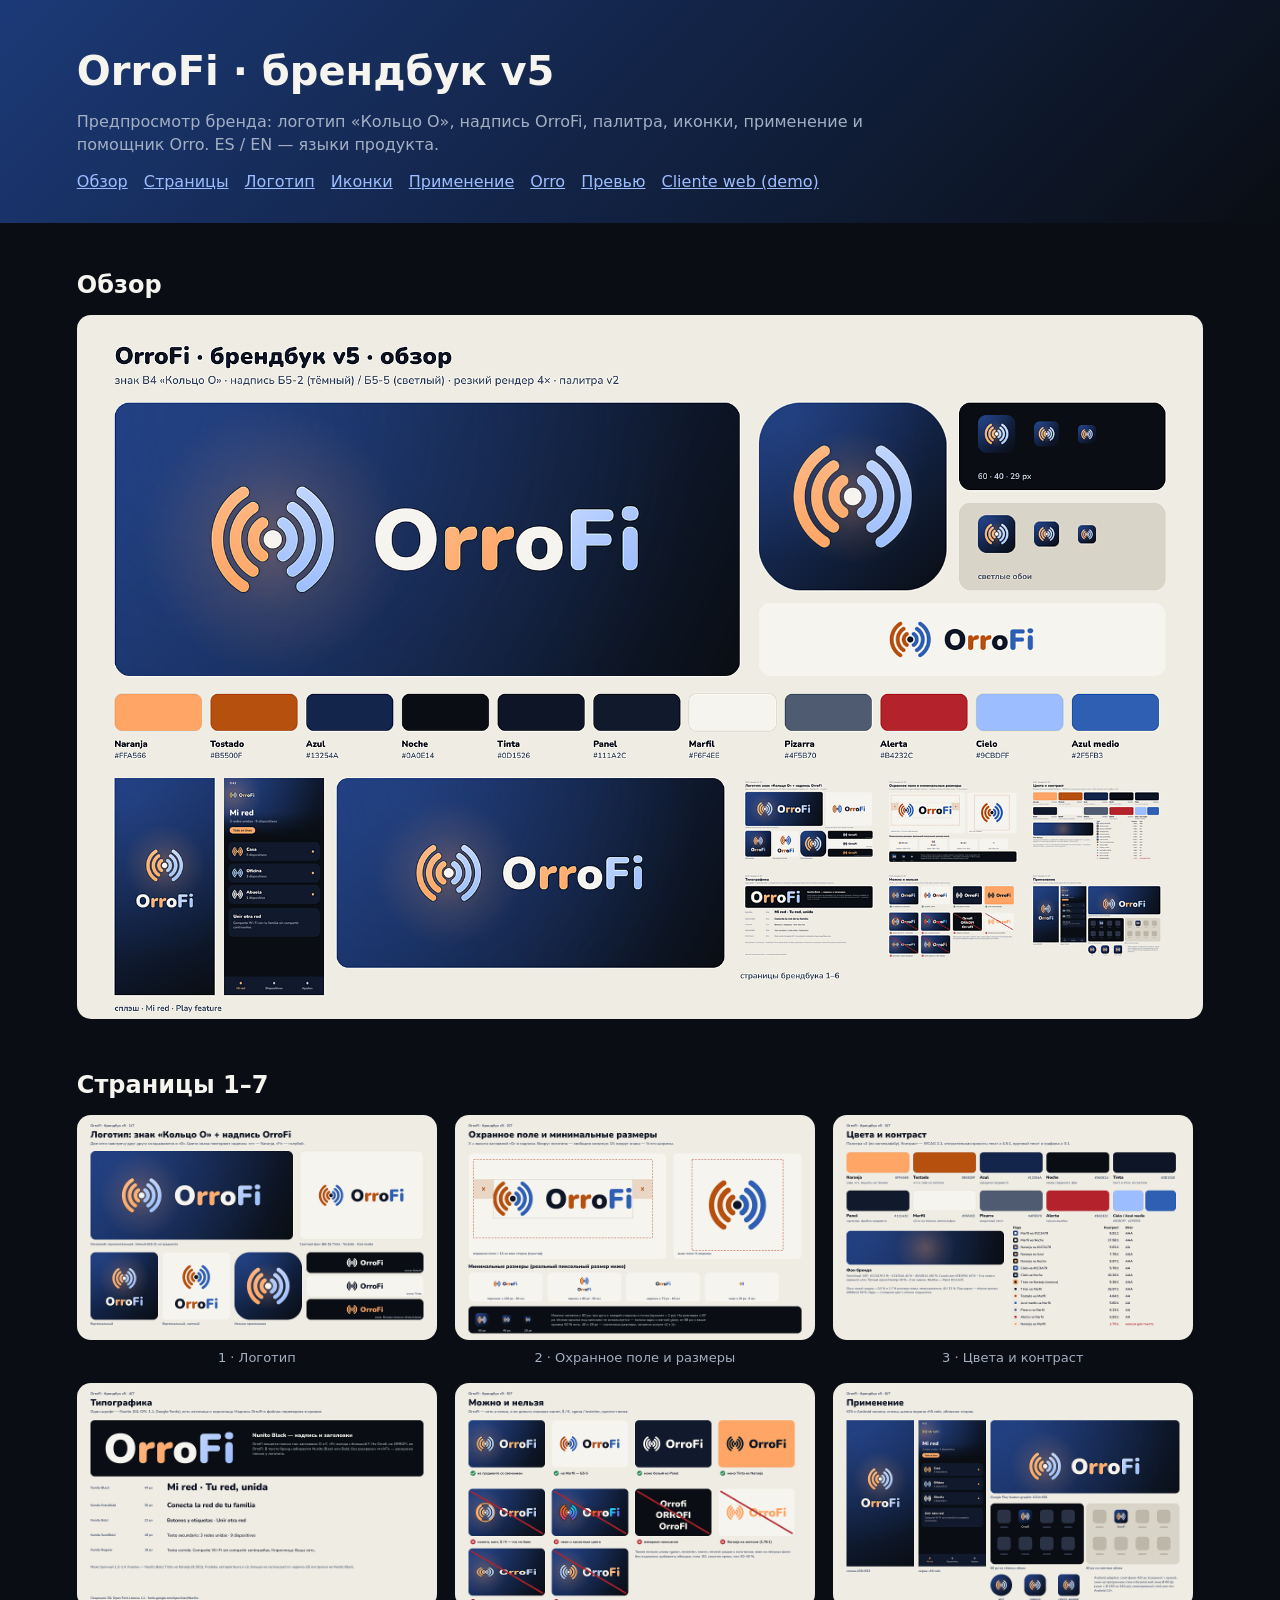
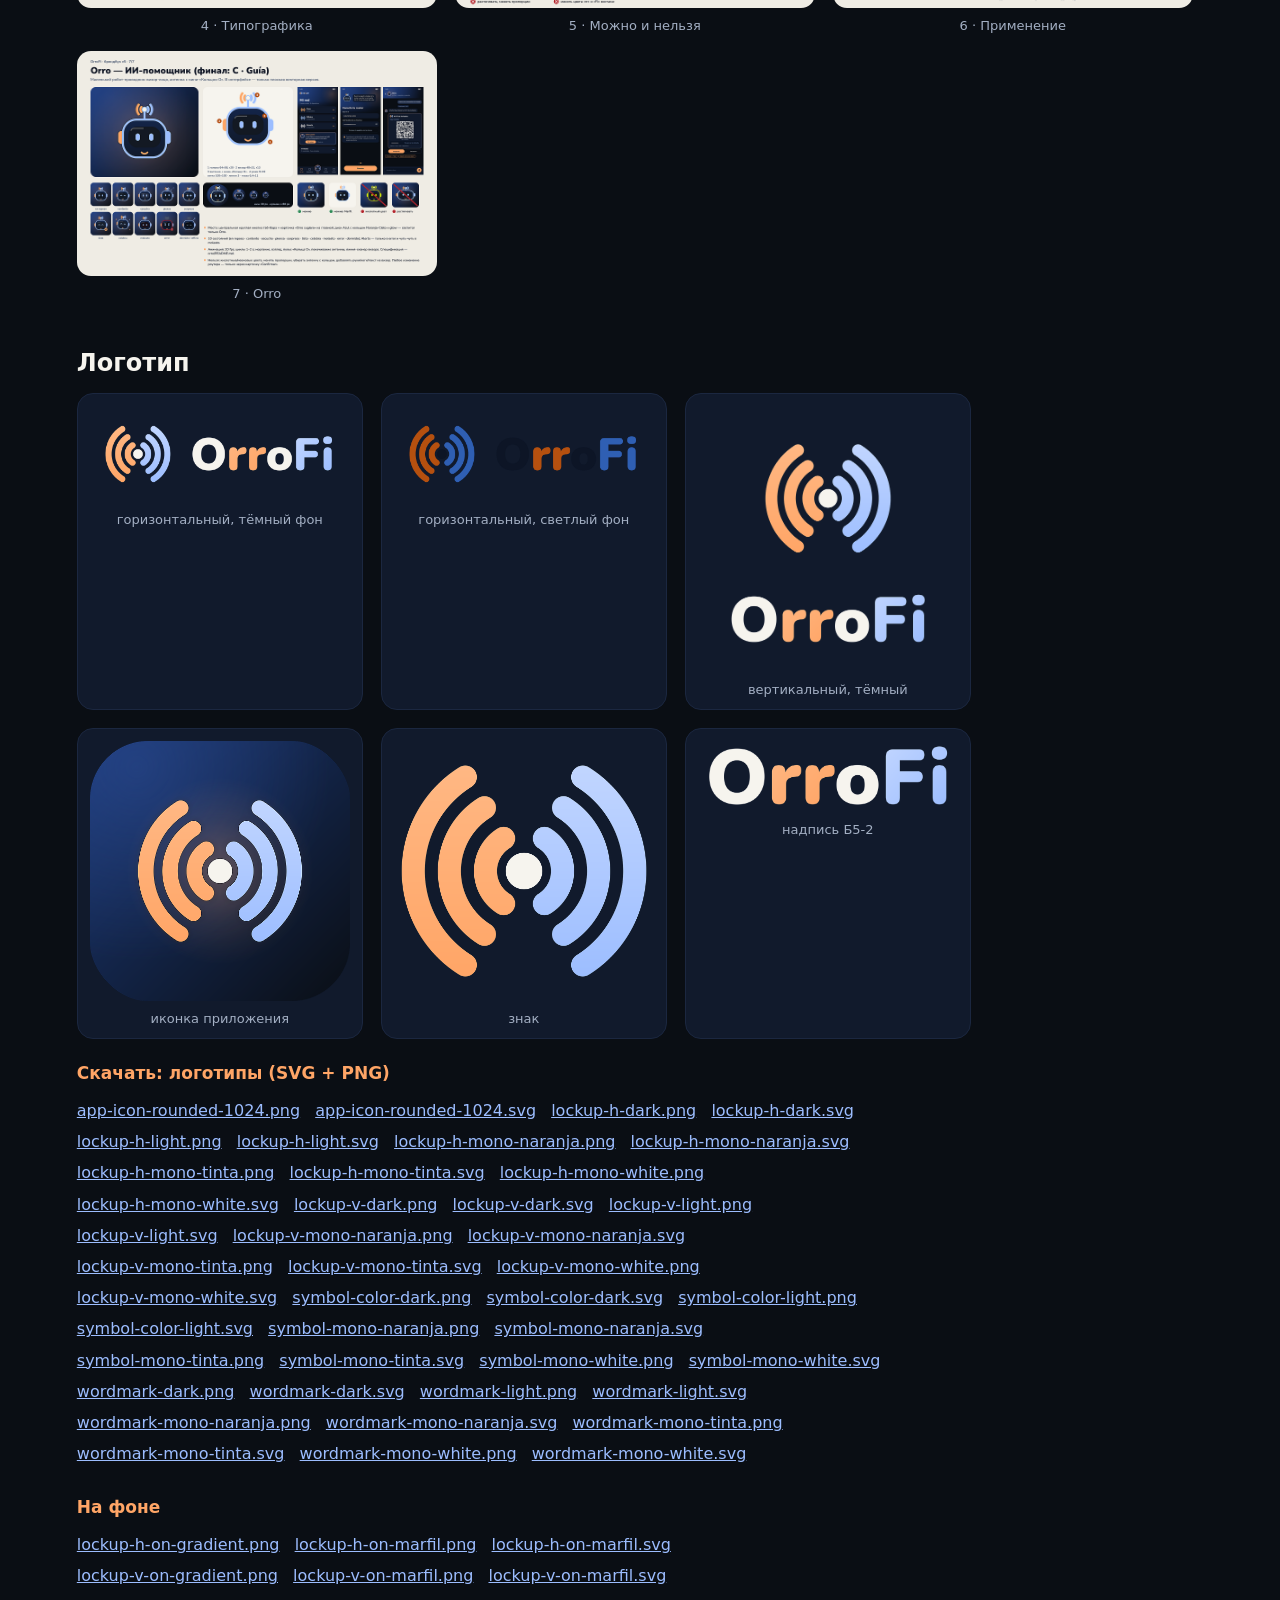
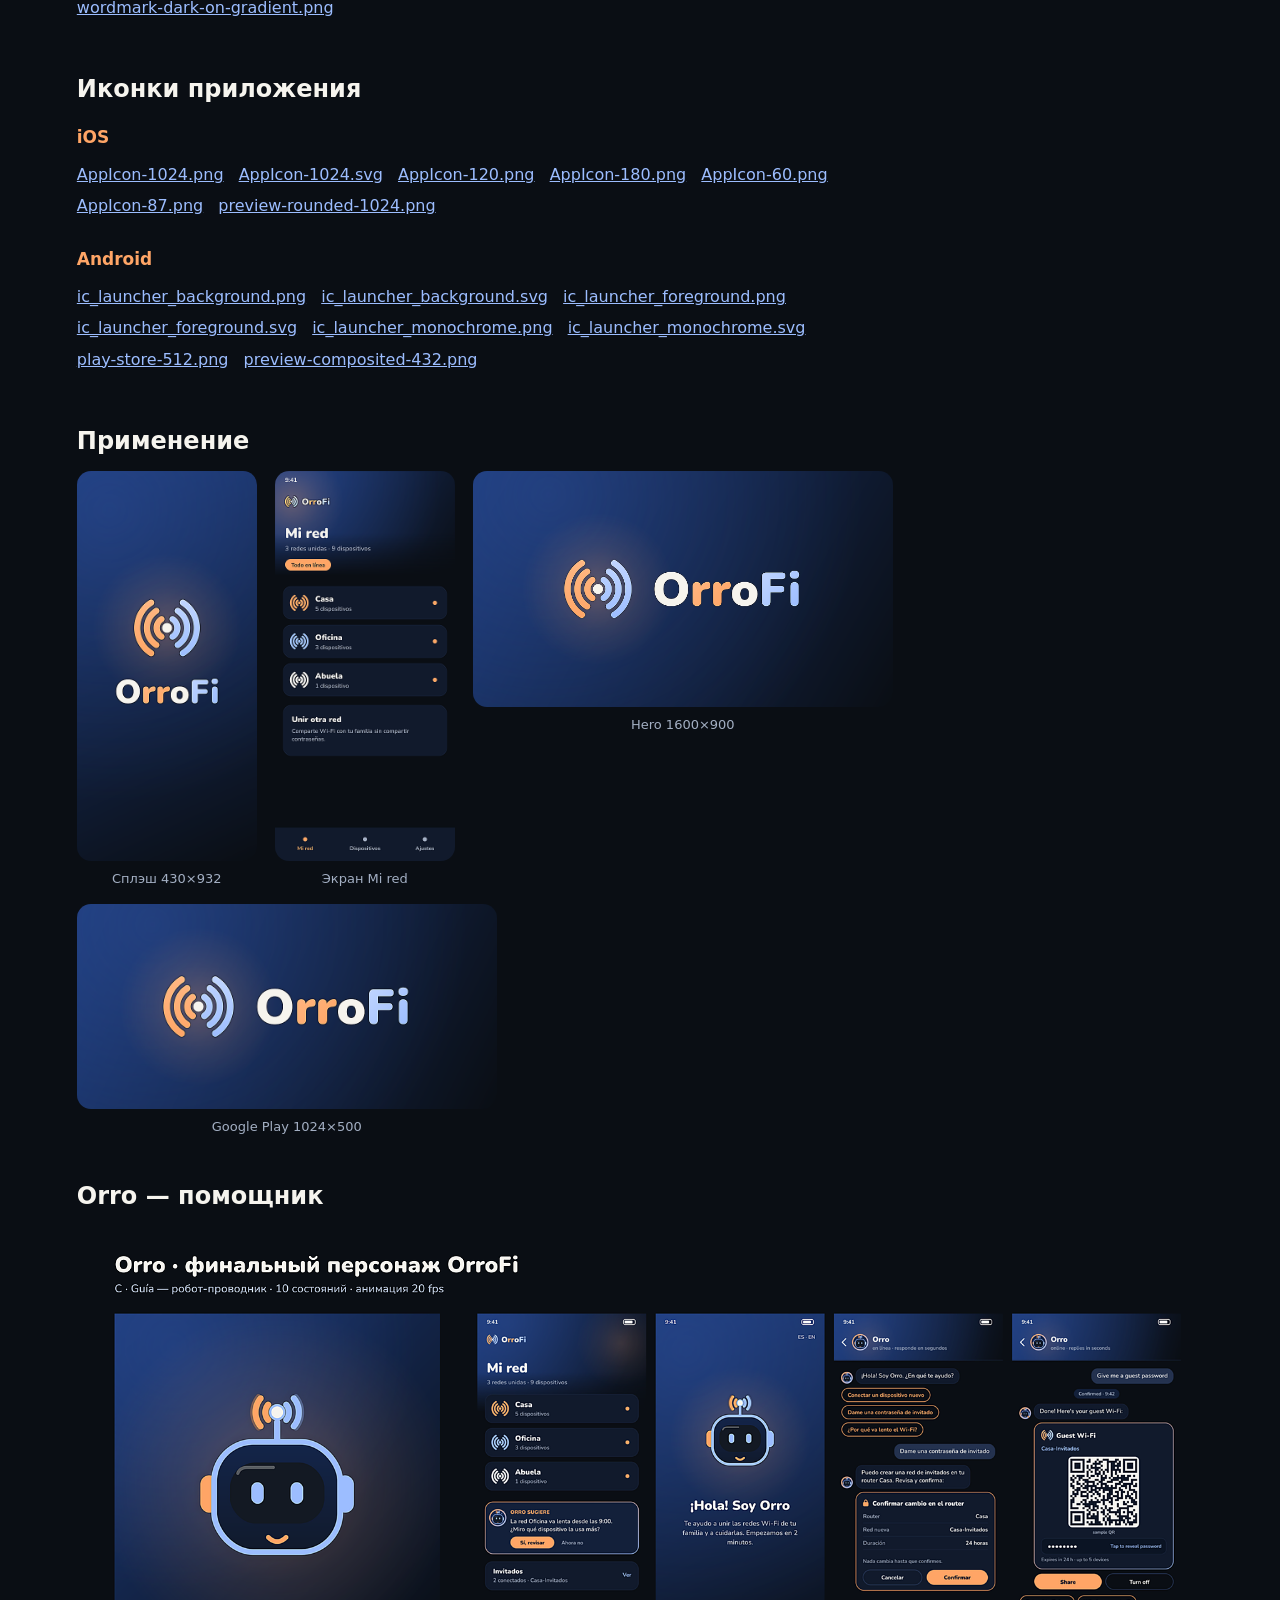
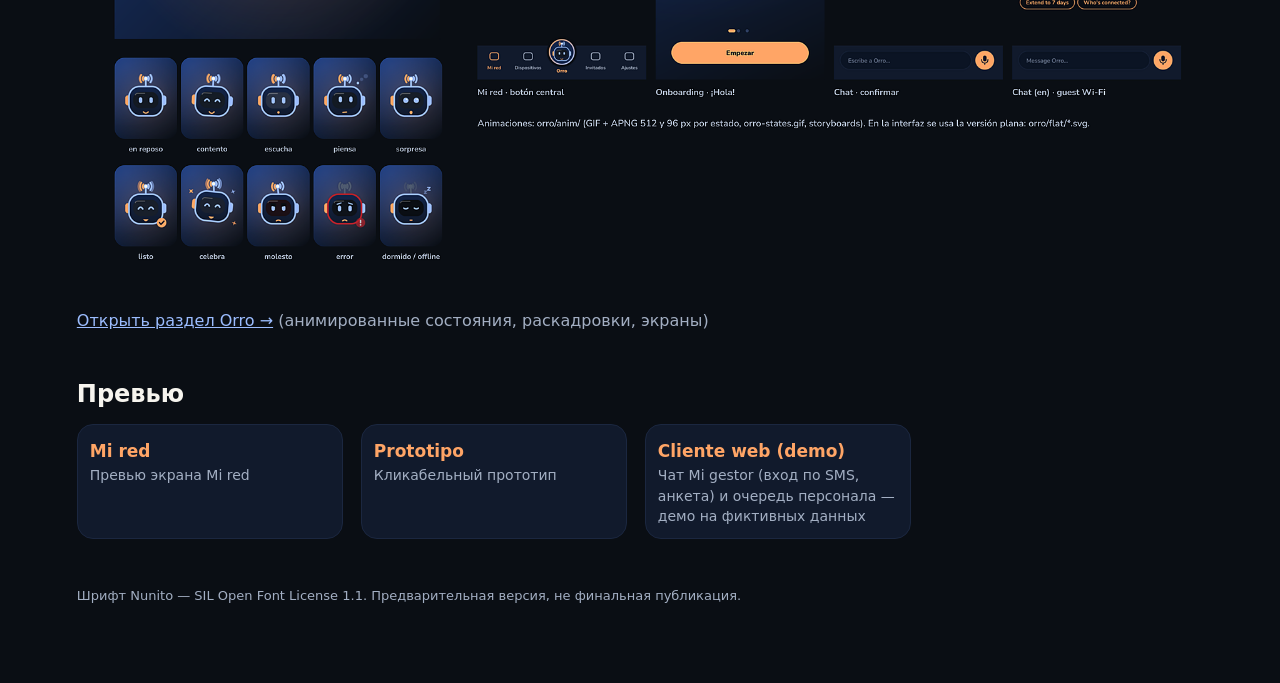
<file: index.html>
<!doctype html><html lang="ru"><head><meta charset="utf-8"><meta name="viewport" content="width=device-width,initial-scale=1">
<title>OrroFi · brandbook v5 preview</title><link rel="icon" type="image/png" href="icons/ios/AppIcon-60.png"><style>body{margin:0;font-family:Nunito,system-ui,-apple-system,Segoe UI,sans-serif;background:#0A0E14;color:#F6F4EE}
header{padding:48px 6vw 32px;background:linear-gradient(135deg,#1C3A78 0%,#13254A 45%,#0A0E14 100%)}
h1{margin:0 0 8px;font-size:40px}h2{margin:48px 0 16px;font-size:24px}h3{margin:24px 0 10px;font-size:17px;color:#FFA566}
p,li{color:#A3AFC3;line-height:1.45;max-width:820px}a{color:#9CBDFF}main{padding:0 6vw 64px}
img{max-width:100%;height:auto;border-radius:14px}.row{display:flex;flex-wrap:wrap;gap:18px}figure{margin:0}
figcaption{font-size:13px;color:#A3AFC3;margin-top:6px;text-align:center}.tile{background:#111A2C;border:1px solid #1B2740;border-radius:16px;padding:12px}
.dl a{display:inline-block;margin:0 10px 8px 0}nav a{margin-right:16px}</style></head><body>
<header><h1>OrroFi · брендбук v5</h1><p>Предпросмотр бренда: логотип «Кольцо O», надпись OrroFi, палитра, иконки, применение и помощник Orro. ES / EN — языки продукта.</p>
<nav><a href="#overview">Обзор</a><a href="#pages">Страницы</a><a href="#logo">Логотип</a><a href="#icons">Иконки</a><a href="#usage">Применение</a><a href="orro/index.html">Orro</a><a href="#previews">Превью</a><a href="cliente-web/">Cliente web (demo)</a></nav></header>
<main>
<h2 id="overview">Обзор</h2><a href="brandbook/overview-v5.png"><img src="brandbook/overview-v5.png" alt="Обзор брендбука OrroFi v5"></a>
<h2 id="pages">Страницы 1–7</h2><div class="row"><figure><a href="brandbook/brandbook-v5-1.png"><img src="brandbook/brandbook-v5-1.png" alt="1 · Логотип" width="360" loading="lazy"></a><figcaption>1 · Логотип</figcaption></figure><figure><a href="brandbook/brandbook-v5-2.png"><img src="brandbook/brandbook-v5-2.png" alt="2 · Охранное поле и размеры" width="360" loading="lazy"></a><figcaption>2 · Охранное поле и размеры</figcaption></figure><figure><a href="brandbook/brandbook-v5-3.png"><img src="brandbook/brandbook-v5-3.png" alt="3 · Цвета и контраст" width="360" loading="lazy"></a><figcaption>3 · Цвета и контраст</figcaption></figure><figure><a href="brandbook/brandbook-v5-4.png"><img src="brandbook/brandbook-v5-4.png" alt="4 · Типографика" width="360" loading="lazy"></a><figcaption>4 · Типографика</figcaption></figure><figure><a href="brandbook/brandbook-v5-5.png"><img src="brandbook/brandbook-v5-5.png" alt="5 · Можно и нельзя" width="360" loading="lazy"></a><figcaption>5 · Можно и нельзя</figcaption></figure><figure><a href="brandbook/brandbook-v5-6.png"><img src="brandbook/brandbook-v5-6.png" alt="6 · Применение" width="360" loading="lazy"></a><figcaption>6 · Применение</figcaption></figure><figure><a href="brandbook/brandbook-v5-7-orro.png"><img src="brandbook/brandbook-v5-7-orro.png" alt="7 · Orro" width="360" loading="lazy"></a><figcaption>7 · Orro</figcaption></figure></div>
<h2 id="logo">Логотип</h2><div class="row"><figure class="tile" style="width:260px"><img src="logo/lockup-h-dark.png" alt="горизонтальный, тёмный фон" loading="lazy"><figcaption>горизонтальный, тёмный фон</figcaption></figure><figure class="tile" style="width:260px"><img src="logo/lockup-h-light.png" alt="горизонтальный, светлый фон" loading="lazy"><figcaption>горизонтальный, светлый фон</figcaption></figure><figure class="tile" style="width:260px"><img src="logo/lockup-v-dark.png" alt="вертикальный, тёмный" loading="lazy"><figcaption>вертикальный, тёмный</figcaption></figure><figure class="tile" style="width:260px"><img src="logo/app-icon-rounded-1024.png" alt="иконка приложения" loading="lazy"><figcaption>иконка приложения</figcaption></figure><figure class="tile" style="width:260px"><img src="logo/symbol-color-dark.png" alt="знак" loading="lazy"><figcaption>знак</figcaption></figure><figure class="tile" style="width:260px"><img src="logo/wordmark-dark.png" alt="надпись Б5‑2" loading="lazy"><figcaption>надпись Б5‑2</figcaption></figure></div>
<h3>Скачать: логотипы (SVG + PNG)</h3><p class="dl"><a href="logo/app-icon-rounded-1024.png" download>app-icon-rounded-1024.png</a> <a href="logo/app-icon-rounded-1024.svg" download>app-icon-rounded-1024.svg</a> <a href="logo/lockup-h-dark.png" download>lockup-h-dark.png</a> <a href="logo/lockup-h-dark.svg" download>lockup-h-dark.svg</a> <a href="logo/lockup-h-light.png" download>lockup-h-light.png</a> <a href="logo/lockup-h-light.svg" download>lockup-h-light.svg</a> <a href="logo/lockup-h-mono-naranja.png" download>lockup-h-mono-naranja.png</a> <a href="logo/lockup-h-mono-naranja.svg" download>lockup-h-mono-naranja.svg</a> <a href="logo/lockup-h-mono-tinta.png" download>lockup-h-mono-tinta.png</a> <a href="logo/lockup-h-mono-tinta.svg" download>lockup-h-mono-tinta.svg</a> <a href="logo/lockup-h-mono-white.png" download>lockup-h-mono-white.png</a> <a href="logo/lockup-h-mono-white.svg" download>lockup-h-mono-white.svg</a> <a href="logo/lockup-v-dark.png" download>lockup-v-dark.png</a> <a href="logo/lockup-v-dark.svg" download>lockup-v-dark.svg</a> <a href="logo/lockup-v-light.png" download>lockup-v-light.png</a> <a href="logo/lockup-v-light.svg" download>lockup-v-light.svg</a> <a href="logo/lockup-v-mono-naranja.png" download>lockup-v-mono-naranja.png</a> <a href="logo/lockup-v-mono-naranja.svg" download>lockup-v-mono-naranja.svg</a> <a href="logo/lockup-v-mono-tinta.png" download>lockup-v-mono-tinta.png</a> <a href="logo/lockup-v-mono-tinta.svg" download>lockup-v-mono-tinta.svg</a> <a href="logo/lockup-v-mono-white.png" download>lockup-v-mono-white.png</a> <a href="logo/lockup-v-mono-white.svg" download>lockup-v-mono-white.svg</a> <a href="logo/symbol-color-dark.png" download>symbol-color-dark.png</a> <a href="logo/symbol-color-dark.svg" download>symbol-color-dark.svg</a> <a href="logo/symbol-color-light.png" download>symbol-color-light.png</a> <a href="logo/symbol-color-light.svg" download>symbol-color-light.svg</a> <a href="logo/symbol-mono-naranja.png" download>symbol-mono-naranja.png</a> <a href="logo/symbol-mono-naranja.svg" download>symbol-mono-naranja.svg</a> <a href="logo/symbol-mono-tinta.png" download>symbol-mono-tinta.png</a> <a href="logo/symbol-mono-tinta.svg" download>symbol-mono-tinta.svg</a> <a href="logo/symbol-mono-white.png" download>symbol-mono-white.png</a> <a href="logo/symbol-mono-white.svg" download>symbol-mono-white.svg</a> <a href="logo/wordmark-dark.png" download>wordmark-dark.png</a> <a href="logo/wordmark-dark.svg" download>wordmark-dark.svg</a> <a href="logo/wordmark-light.png" download>wordmark-light.png</a> <a href="logo/wordmark-light.svg" download>wordmark-light.svg</a> <a href="logo/wordmark-mono-naranja.png" download>wordmark-mono-naranja.png</a> <a href="logo/wordmark-mono-naranja.svg" download>wordmark-mono-naranja.svg</a> <a href="logo/wordmark-mono-tinta.png" download>wordmark-mono-tinta.png</a> <a href="logo/wordmark-mono-tinta.svg" download>wordmark-mono-tinta.svg</a> <a href="logo/wordmark-mono-white.png" download>wordmark-mono-white.png</a> <a href="logo/wordmark-mono-white.svg" download>wordmark-mono-white.svg</a></p>
<h3>На фоне</h3><p class="dl"><a href="logo/on-bg/lockup-h-on-gradient.png" download>lockup-h-on-gradient.png</a> <a href="logo/on-bg/lockup-h-on-marfil.png" download>lockup-h-on-marfil.png</a> <a href="logo/on-bg/lockup-h-on-marfil.svg" download>lockup-h-on-marfil.svg</a> <a href="logo/on-bg/lockup-v-on-gradient.png" download>lockup-v-on-gradient.png</a> <a href="logo/on-bg/lockup-v-on-marfil.png" download>lockup-v-on-marfil.png</a> <a href="logo/on-bg/lockup-v-on-marfil.svg" download>lockup-v-on-marfil.svg</a> <a href="logo/on-bg/wordmark-dark-on-gradient.png" download>wordmark-dark-on-gradient.png</a></p>
<h2 id="icons">Иконки приложения</h2>
<h3>iOS</h3><p class="dl"><a href="icons/ios/AppIcon-1024.png" download>AppIcon-1024.png</a> <a href="icons/ios/AppIcon-1024.svg" download>AppIcon-1024.svg</a> <a href="icons/ios/AppIcon-120.png" download>AppIcon-120.png</a> <a href="icons/ios/AppIcon-180.png" download>AppIcon-180.png</a> <a href="icons/ios/AppIcon-60.png" download>AppIcon-60.png</a> <a href="icons/ios/AppIcon-87.png" download>AppIcon-87.png</a> <a href="icons/ios/preview-rounded-1024.png" download>preview-rounded-1024.png</a></p><h3>Android</h3><p class="dl"><a href="icons/android/ic_launcher_background.png" download>ic_launcher_background.png</a> <a href="icons/android/ic_launcher_background.svg" download>ic_launcher_background.svg</a> <a href="icons/android/ic_launcher_foreground.png" download>ic_launcher_foreground.png</a> <a href="icons/android/ic_launcher_foreground.svg" download>ic_launcher_foreground.svg</a> <a href="icons/android/ic_launcher_monochrome.png" download>ic_launcher_monochrome.png</a> <a href="icons/android/ic_launcher_monochrome.svg" download>ic_launcher_monochrome.svg</a> <a href="icons/android/play-store-512.png" download>play-store-512.png</a> <a href="icons/android/preview-composited-432.png" download>preview-composited-432.png</a></p>
<h2 id="usage">Применение</h2><div class="row"><figure><a href="usage/splash-430x932.png"><img src="usage/splash-430x932.png" alt="Сплэш 430×932" width="180" loading="lazy"></a><figcaption>Сплэш 430×932</figcaption></figure><figure><a href="usage/app-mi-red-430x932.png"><img src="usage/app-mi-red-430x932.png" alt="Экран Mi red" width="180" loading="lazy"></a><figcaption>Экран Mi red</figcaption></figure><figure><a href="usage/hero-1600x900.png"><img src="usage/hero-1600x900.png" alt="Hero 1600×900" width="420" loading="lazy"></a><figcaption>Hero 1600×900</figcaption></figure><figure><a href="usage/play-feature-1024x500.png"><img src="usage/play-feature-1024x500.png" alt="Google Play 1024×500" width="420" loading="lazy"></a><figcaption>Google Play 1024×500</figcaption></figure></div>
<h2 id="orro">Orro — помощник</h2>
<a href="orro/index.html"><img src="orro/orro-final-overview.png" alt="Orro: персонаж, состояния, экраны" loading="lazy"></a>
<p><a href="orro/index.html">Открыть раздел Orro →</a> (анимированные состояния, раскадровки, экраны)</p>
<h2 id="previews">Превью</h2><div class="row"><a class="tile" style="width:240px;text-decoration:none" href="mi-red/index.html"><h3 style="margin:4px 0">Mi red</h3><p style="margin:0;font-size:14px">Превью экрана Mi red</p></a><a class="tile" style="width:240px;text-decoration:none" href="prototipo/index.html"><h3 style="margin:4px 0">Prototipo</h3><p style="margin:0;font-size:14px">Кликабельный прототип</p></a><a class="tile" style="width:240px;text-decoration:none" href="cliente-web/"><h3 style="margin:4px 0">Cliente web (demo)</h3><p style="margin:0;font-size:14px">Чат Mi gestor (вход по SMS, анкета) и очередь персонала — демо на фиктивных данных</p></a></div>
<p style="margin-top:48px;font-size:13px">Шрифт Nunito — SIL Open Font License 1.1. Предварительная версия, не финальная публикация.</p>
</main></body></html>
</file>
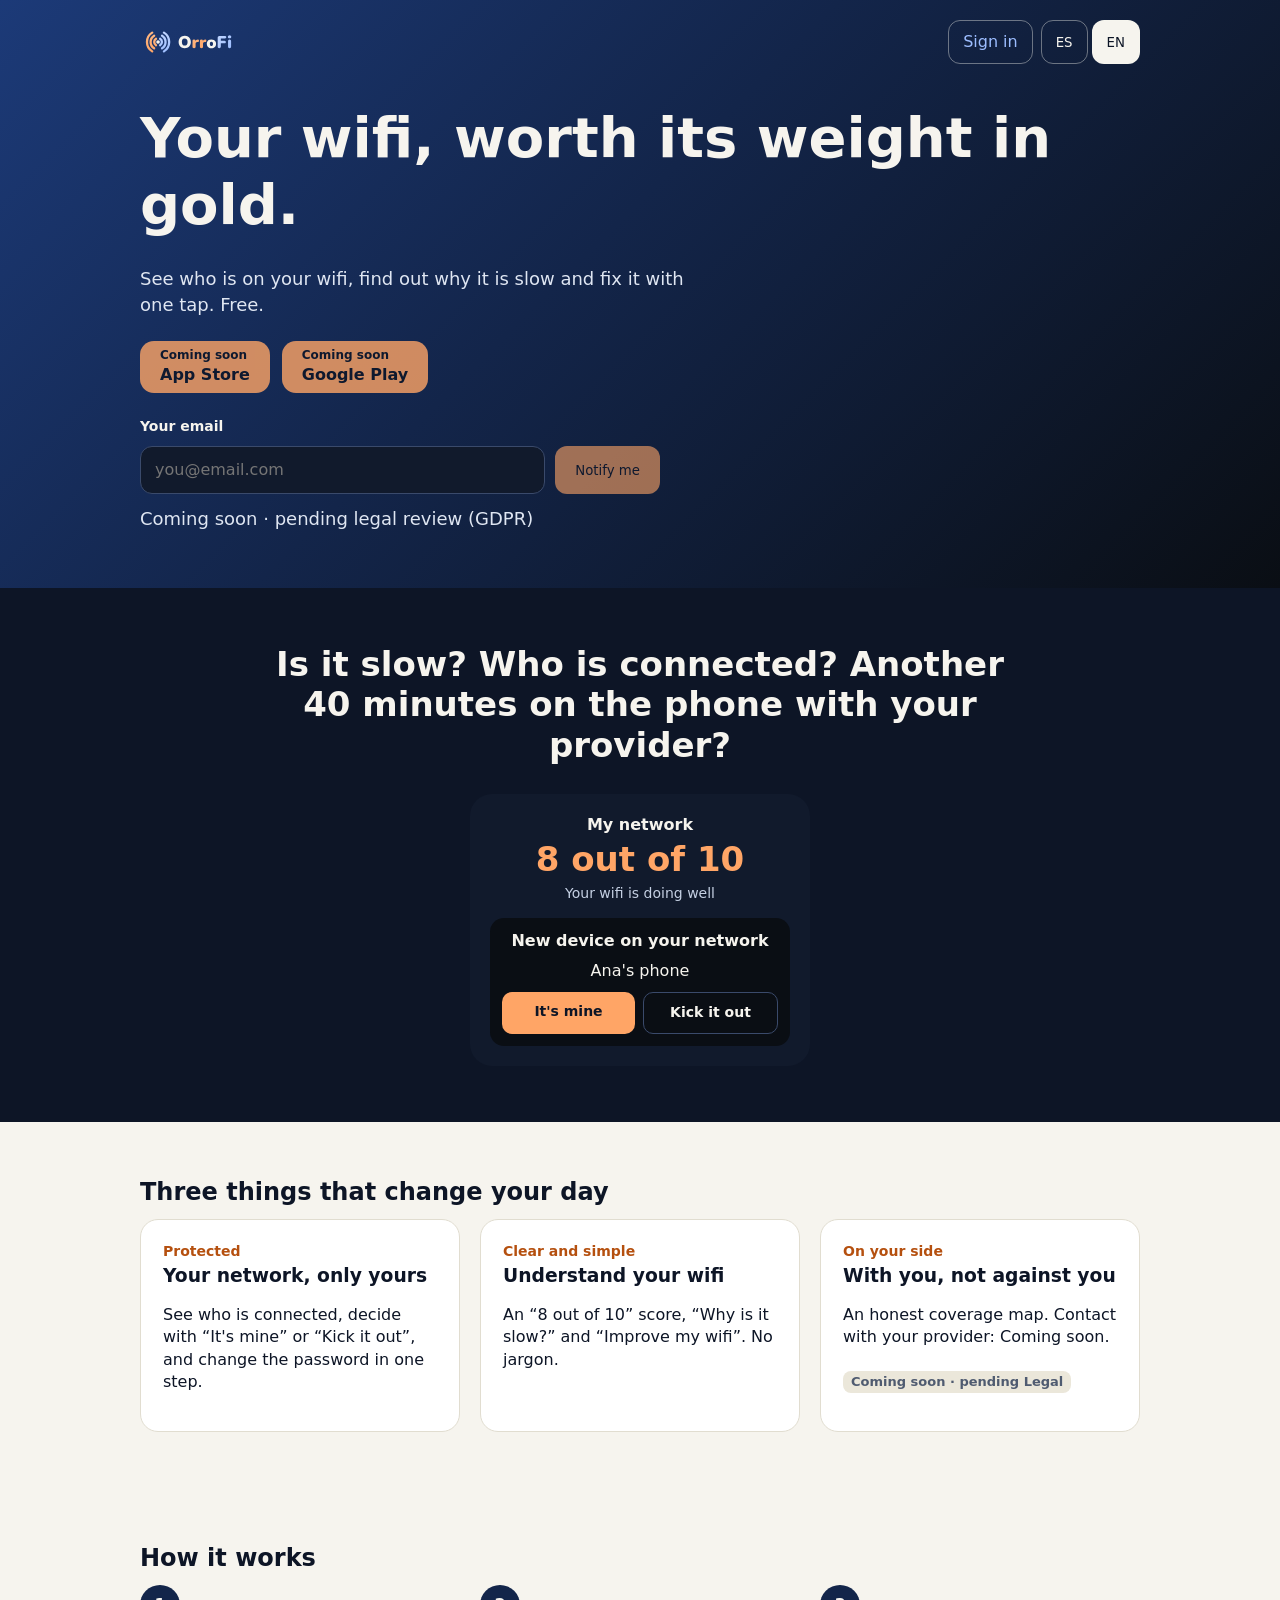
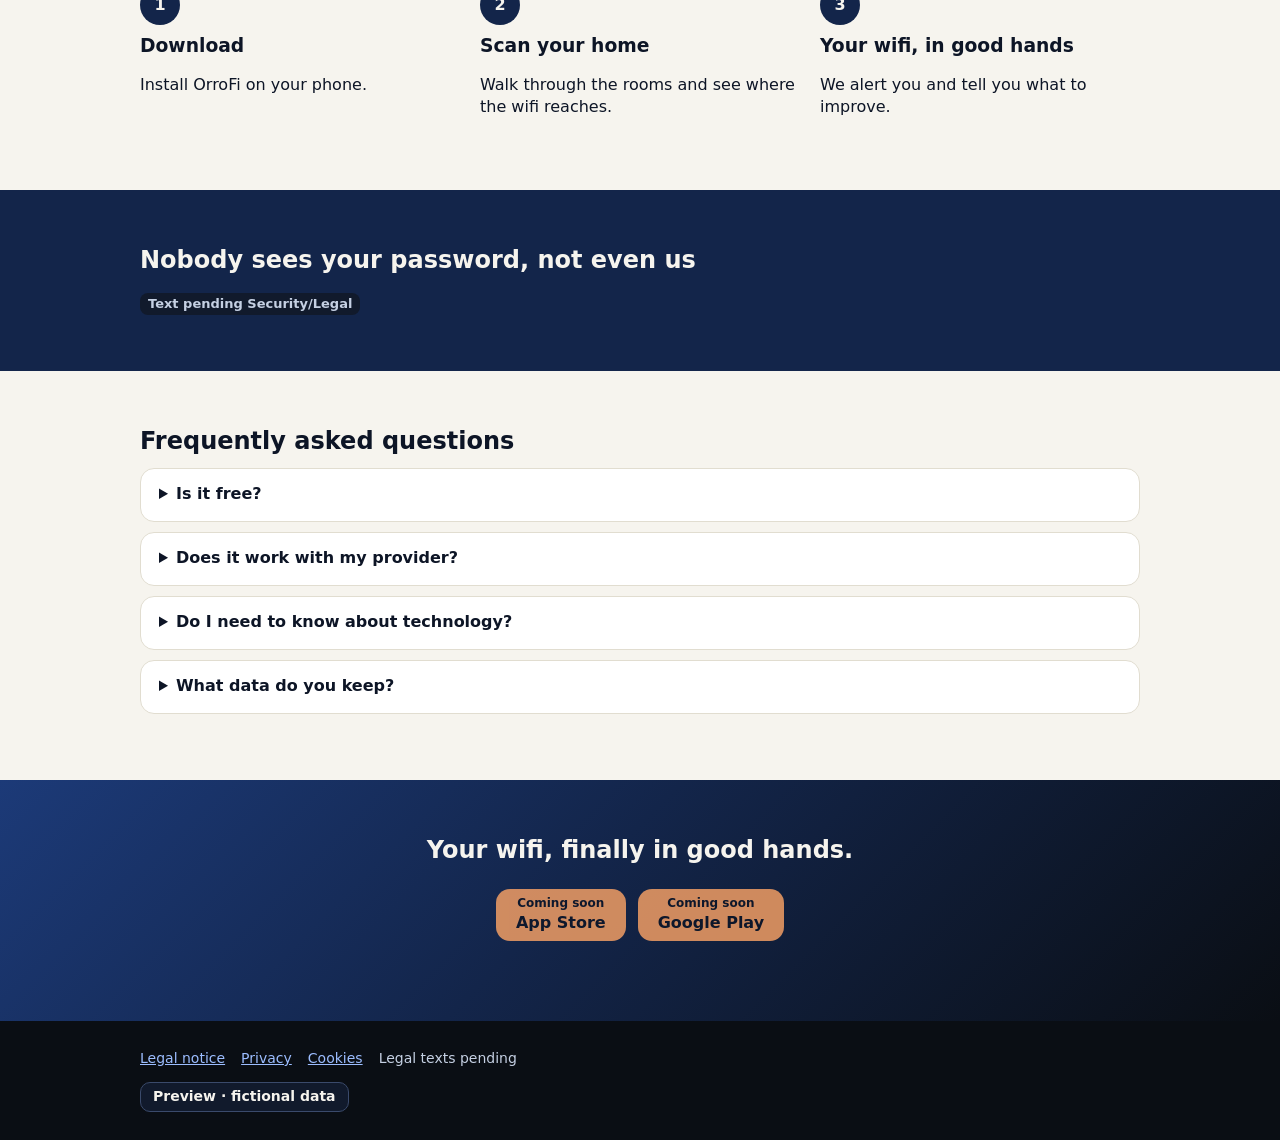
<file: cliente-web/index.html>
<!doctype html><html lang="es"><head><meta charset="utf-8"><meta name="viewport" content="width=device-width,initial-scale=1"><meta name="robots" content="noindex">
<title>OrroFi</title><link rel="icon" type="image/png" href="../icons/ios/AppIcon-60.png"><link rel="stylesheet" href="landing.css"></head>
<body data-title="title">
<a class="skip" href="#main" data-i="skip">Saltar al contenido</a>
<header class="hero"><div class="wrap"><div class="bar"><a href="index.html"><img src="../logo/lockup-h-dark.svg" alt="OrroFi" height="36"></a><div class="r"><a class="signin" href="entrar.html" data-i="enter">Entrar</a><div class="lang" role="group" data-al="langLabel" aria-label="Idioma"><button type="button" data-l="es" aria-pressed="true">ES</button><button type="button" data-l="en" aria-pressed="false">EN</button></div></div></div>
<h1 data-i="heroH">Tu wifi, como oro en paño.</h1><p data-i="heroP"></p><div class="stores"><a class="store" href="#" aria-disabled="true"><small data-i="soon">Muy pronto</small><span data-i="appStore">App Store</span></a><a class="store" href="#" aria-disabled="true"><small data-i="soon">Muy pronto</small><span data-i="googlePlay">Google Play</span></a></div>
<form class="wl" id="wl" novalidate><label for="wlm" data-i="mailLabel">Tu correo</label><input id="wlm" type="email" disabled data-ph="mailPh" placeholder="tu@correo.com"><button type="button" disabled data-i="mailBtn">Avisarme</button><p class="note" data-i="mailNote"></p></form>
</div></header>
<main id="main">
<section class="pain"><div class="wrap"><h2 data-i="painH"></h2>
<div class="mock" role="img" aria-label="Mi red"><b data-i="mockTitle">Mi red</b><div class="sc" data-i="mockScore">8 de 10</div><div class="sub" data-i="mockScoreSub"></div><div class="dev"><b data-i="mockNew"></b><span data-i="mockDev"></span><div class="row" style="margin-top:10px"><span class="y" data-i="mine"></span><span class="n" data-i="kick"></span></div></div></div></div></section>
<section><div class="wrap"><h2 data-i="pillarsH"></h2><div class="grid">
<div class="card"><p class="k" data-i="p1k"></p><h3 data-i="p1h"></h3><p data-i="p1p"></p></div>
<div class="card"><p class="k" data-i="p2k"></p><h3 data-i="p2h"></h3><p data-i="p2p"></p></div>
<div class="card"><p class="k" data-i="p3k"></p><h3 data-i="p3h"></h3><p data-i="p3p"></p><span class="stub" data-i="p3stub"></span></div></div></div></section>
<section><div class="wrap"><h2 data-i="howH"></h2><ol class="steps"><li><h3 data-i="s1h"></h3><p data-i="s1p"></p></li><li><h3 data-i="s2h"></h3><p data-i="s2p"></p></li><li><h3 data-i="s3h"></h3><p data-i="s3p"></p></li></ol></div></section>
<section class="trust"><div class="wrap"><h2 data-i="trustH"></h2><span class="stub" data-i="trustStub"></span></div></section>
<section><div class="wrap"><h2 data-i="faqH"></h2>
<details><summary data-i="q1"></summary><p data-i="a1"></p></details><details><summary data-i="q2"></summary><p data-i="a2"></p></details><details><summary data-i="q3"></summary><p data-i="a3"></p></details><details><summary data-i="q4"></summary><p data-i="a4"></p></details></div></section>
<section class="cta"><div class="wrap"><h2 data-i="ctaH"></h2><div class="stores"><a class="store" href="#" aria-disabled="true"><small data-i="soon">Muy pronto</small><span data-i="appStore">App Store</span></a><a class="store" href="#" aria-disabled="true"><small data-i="soon">Muy pronto</small><span data-i="googlePlay">Google Play</span></a></div></div></section>
</main>
<footer><div class="wrap"><a href="#" data-i="fLegal"></a><a href="../privacidad/" data-i="fPriv"></a><a href="#" data-i="fCook"></a><span data-i="fNote"></span><br><span class="badge" data-i="preview"></span></div></footer>
<script src="landing-i18n.js"></script><script src="landing.js"></script></body></html>
</file>
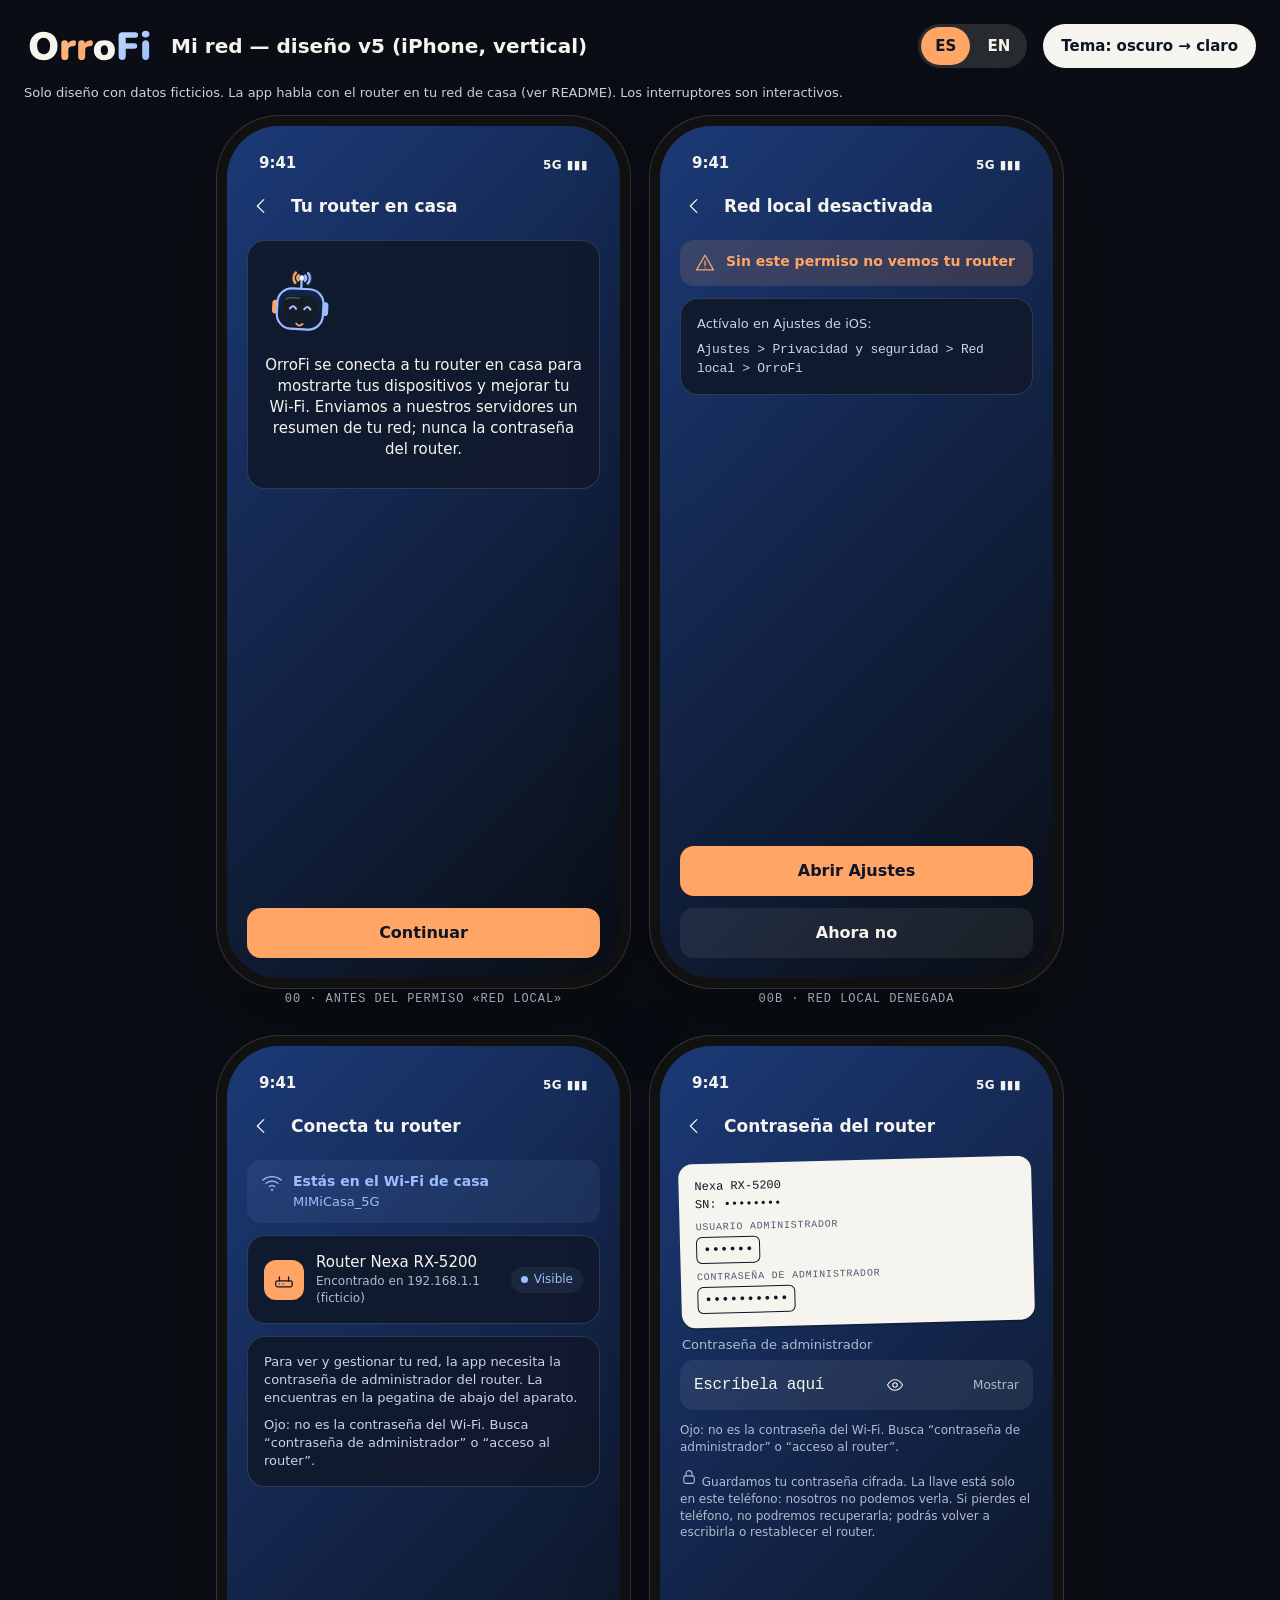
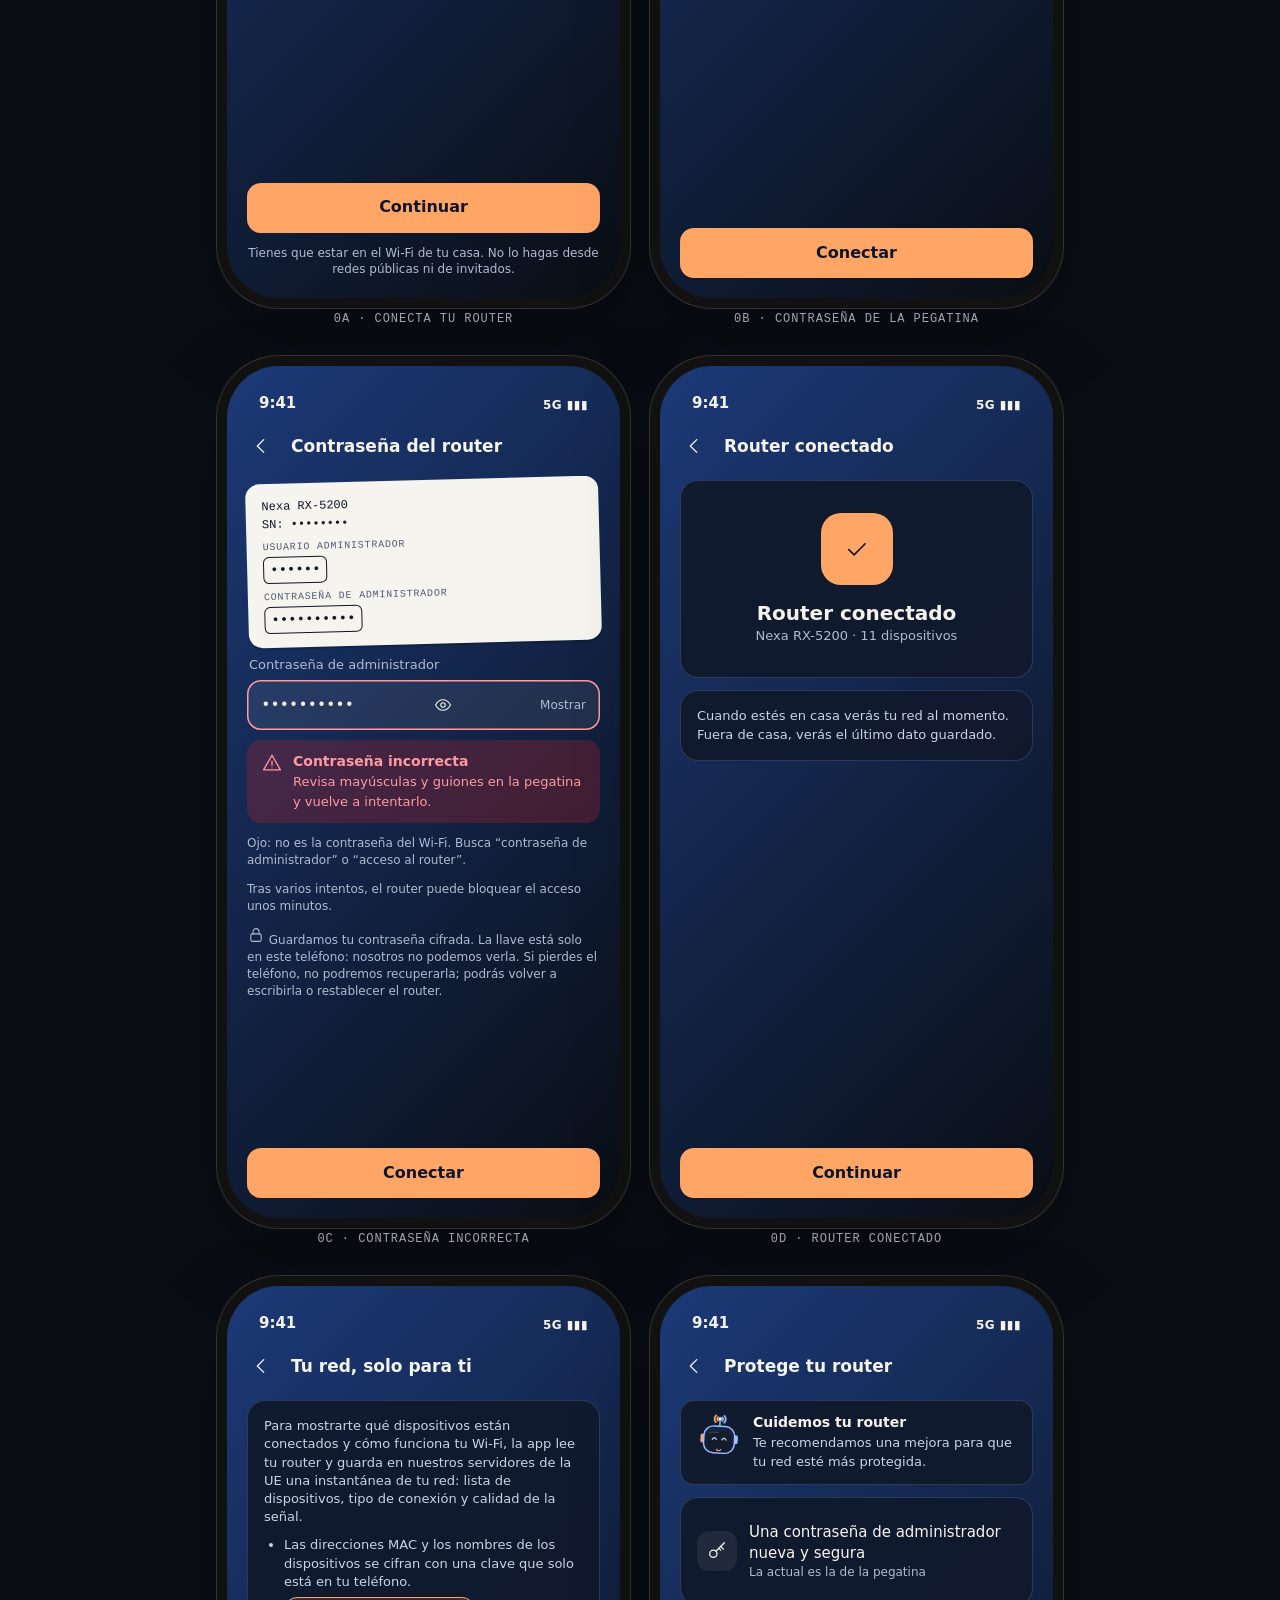
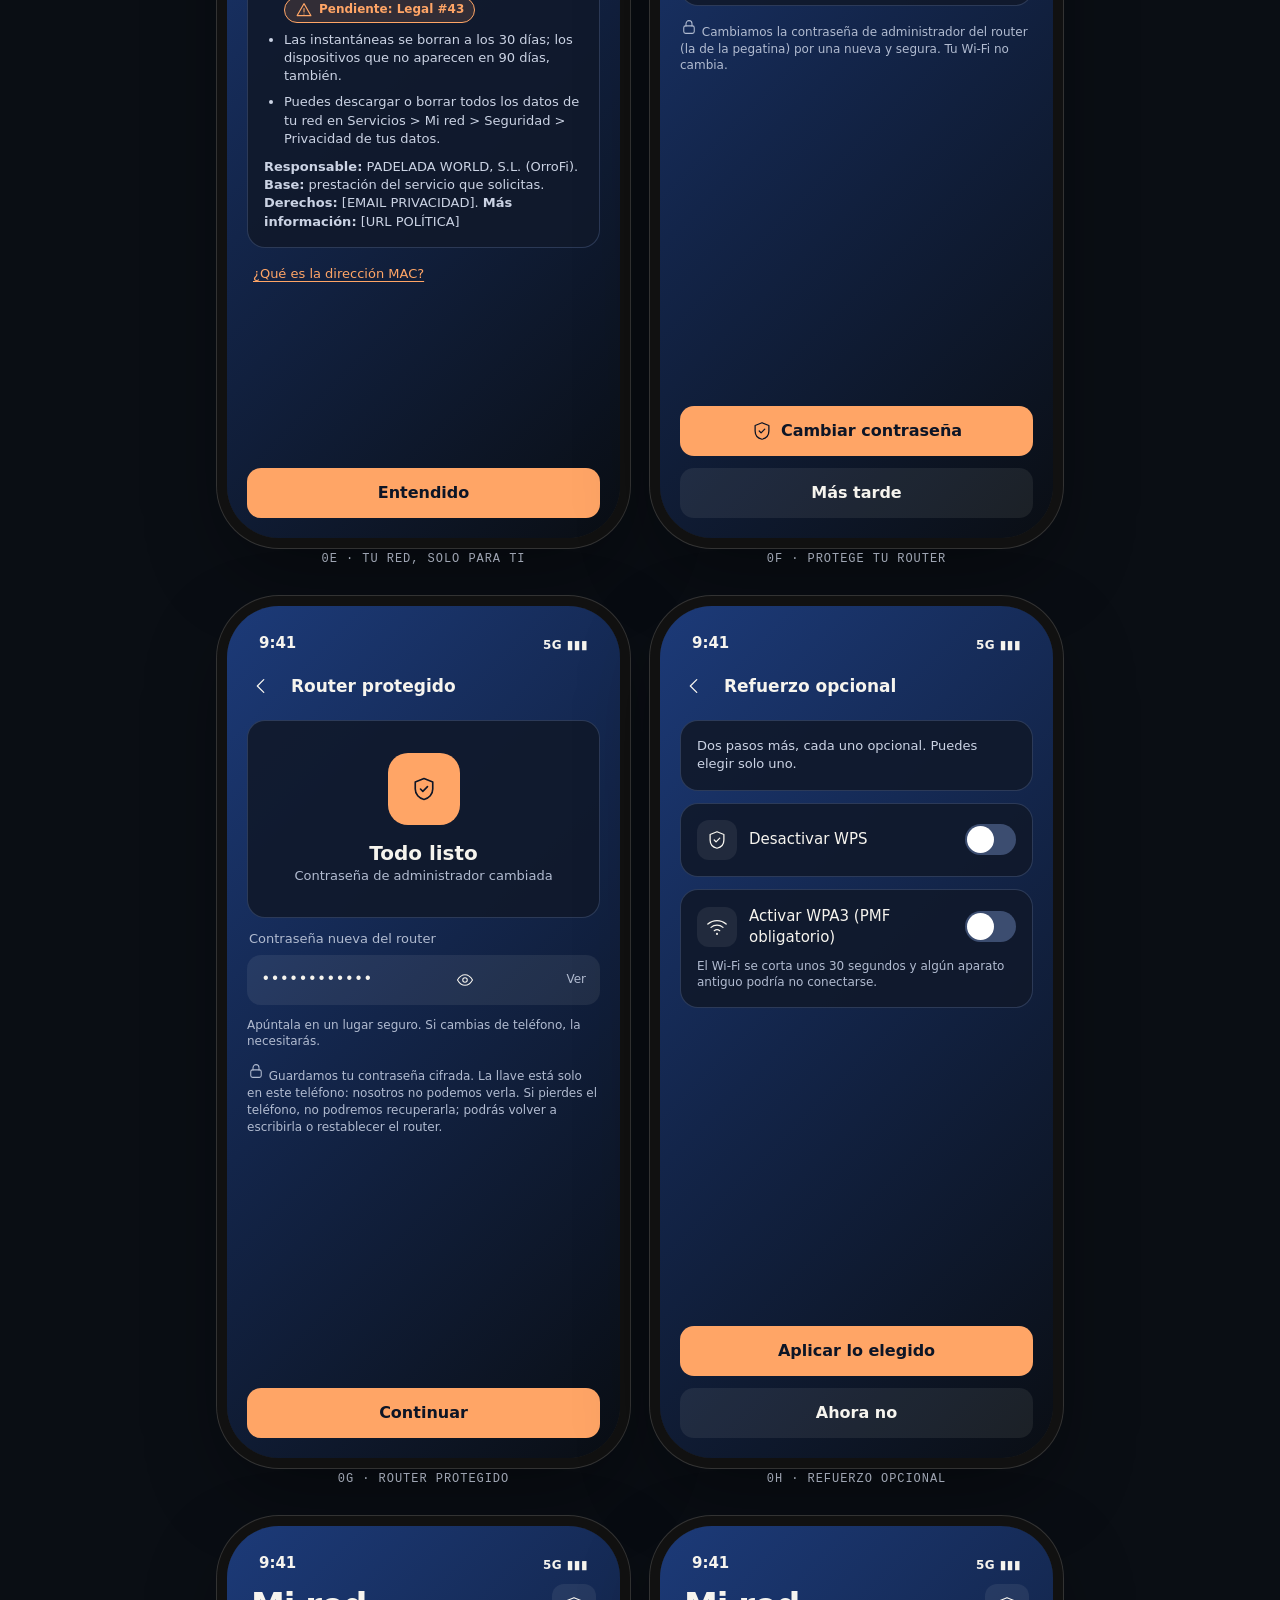
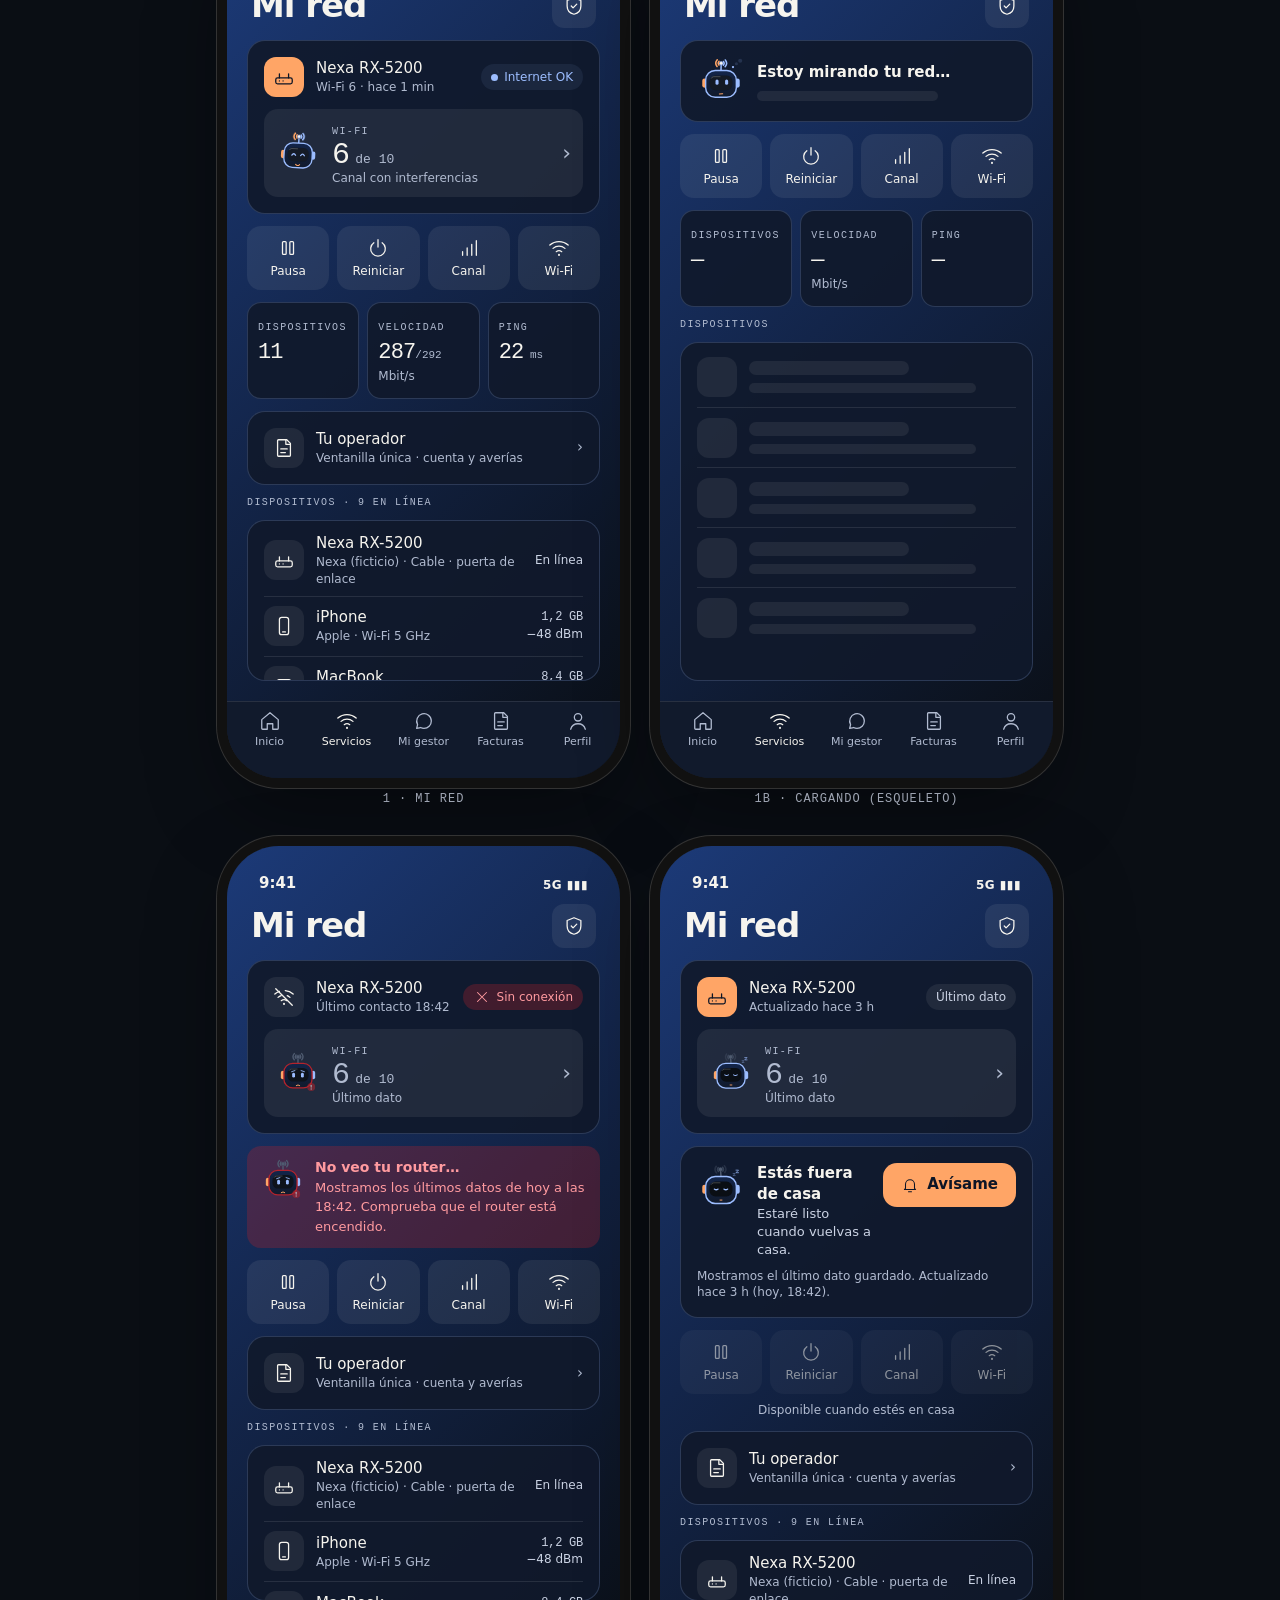
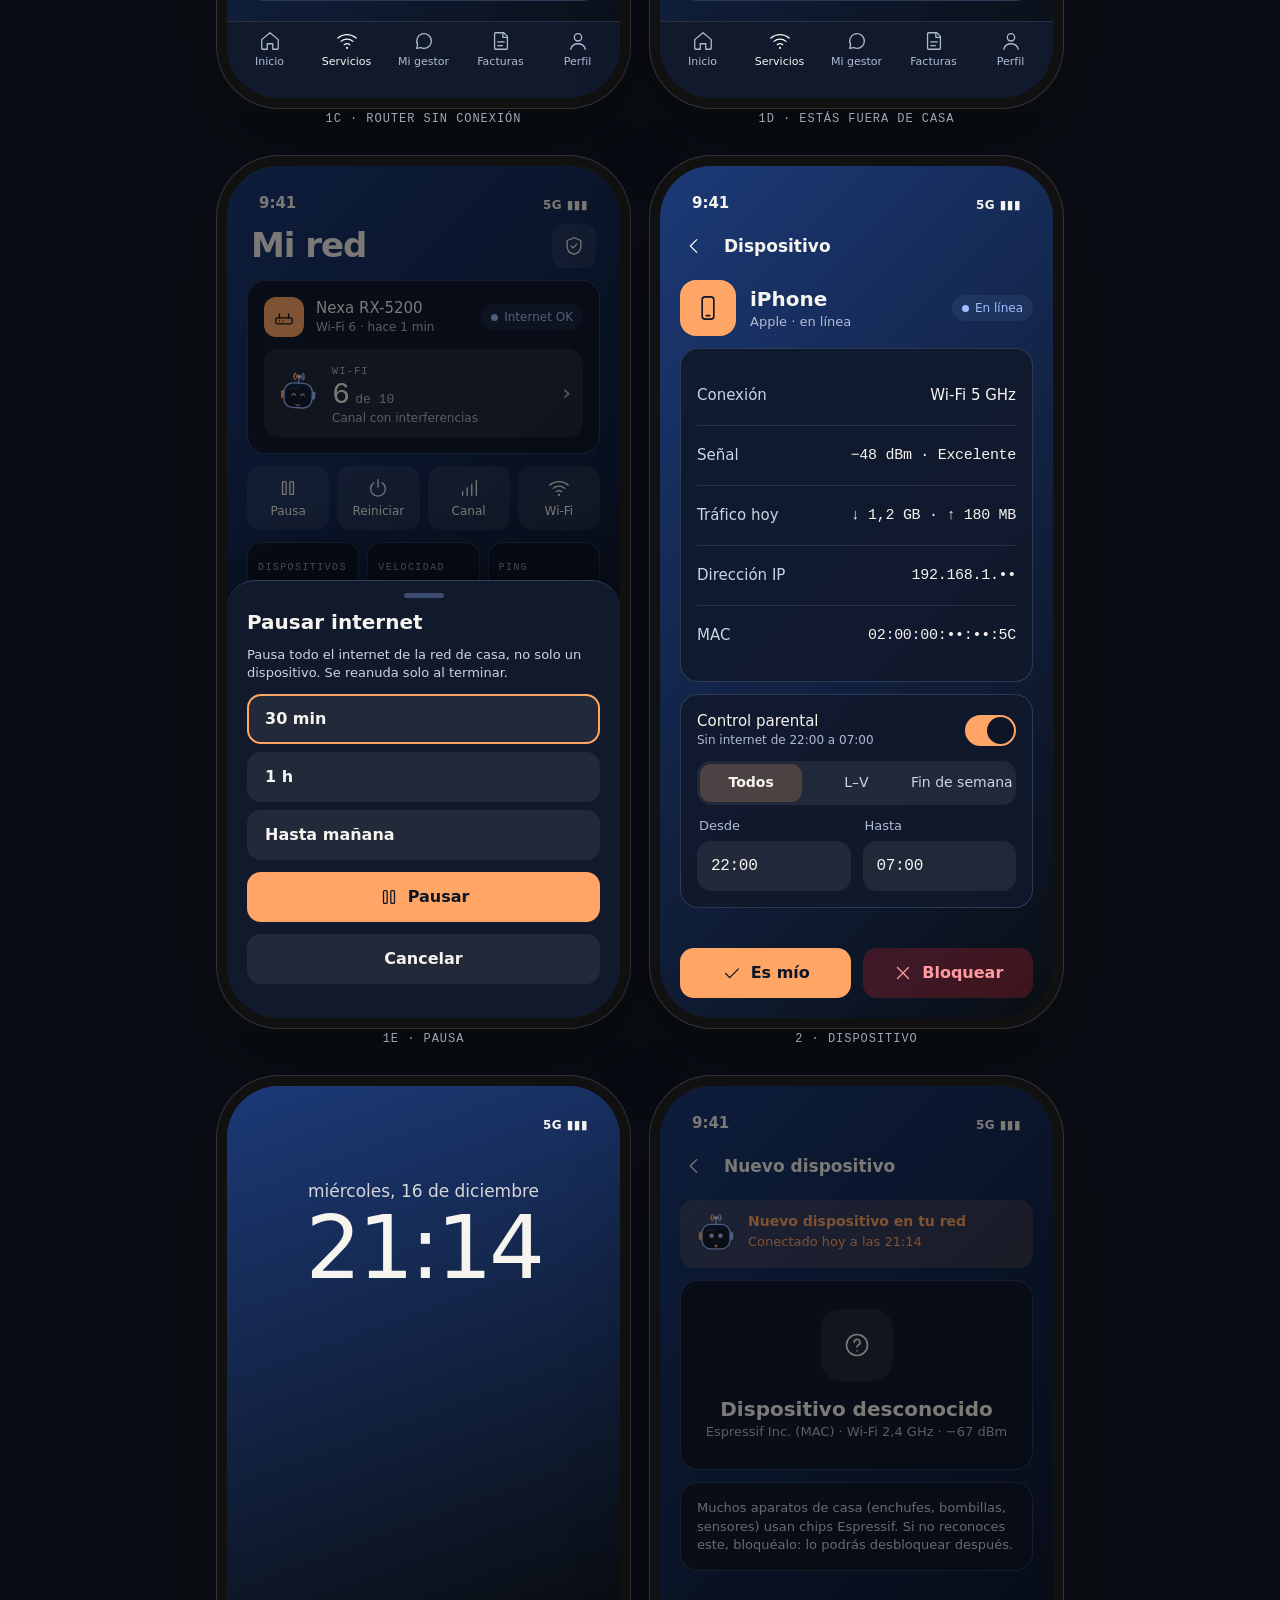
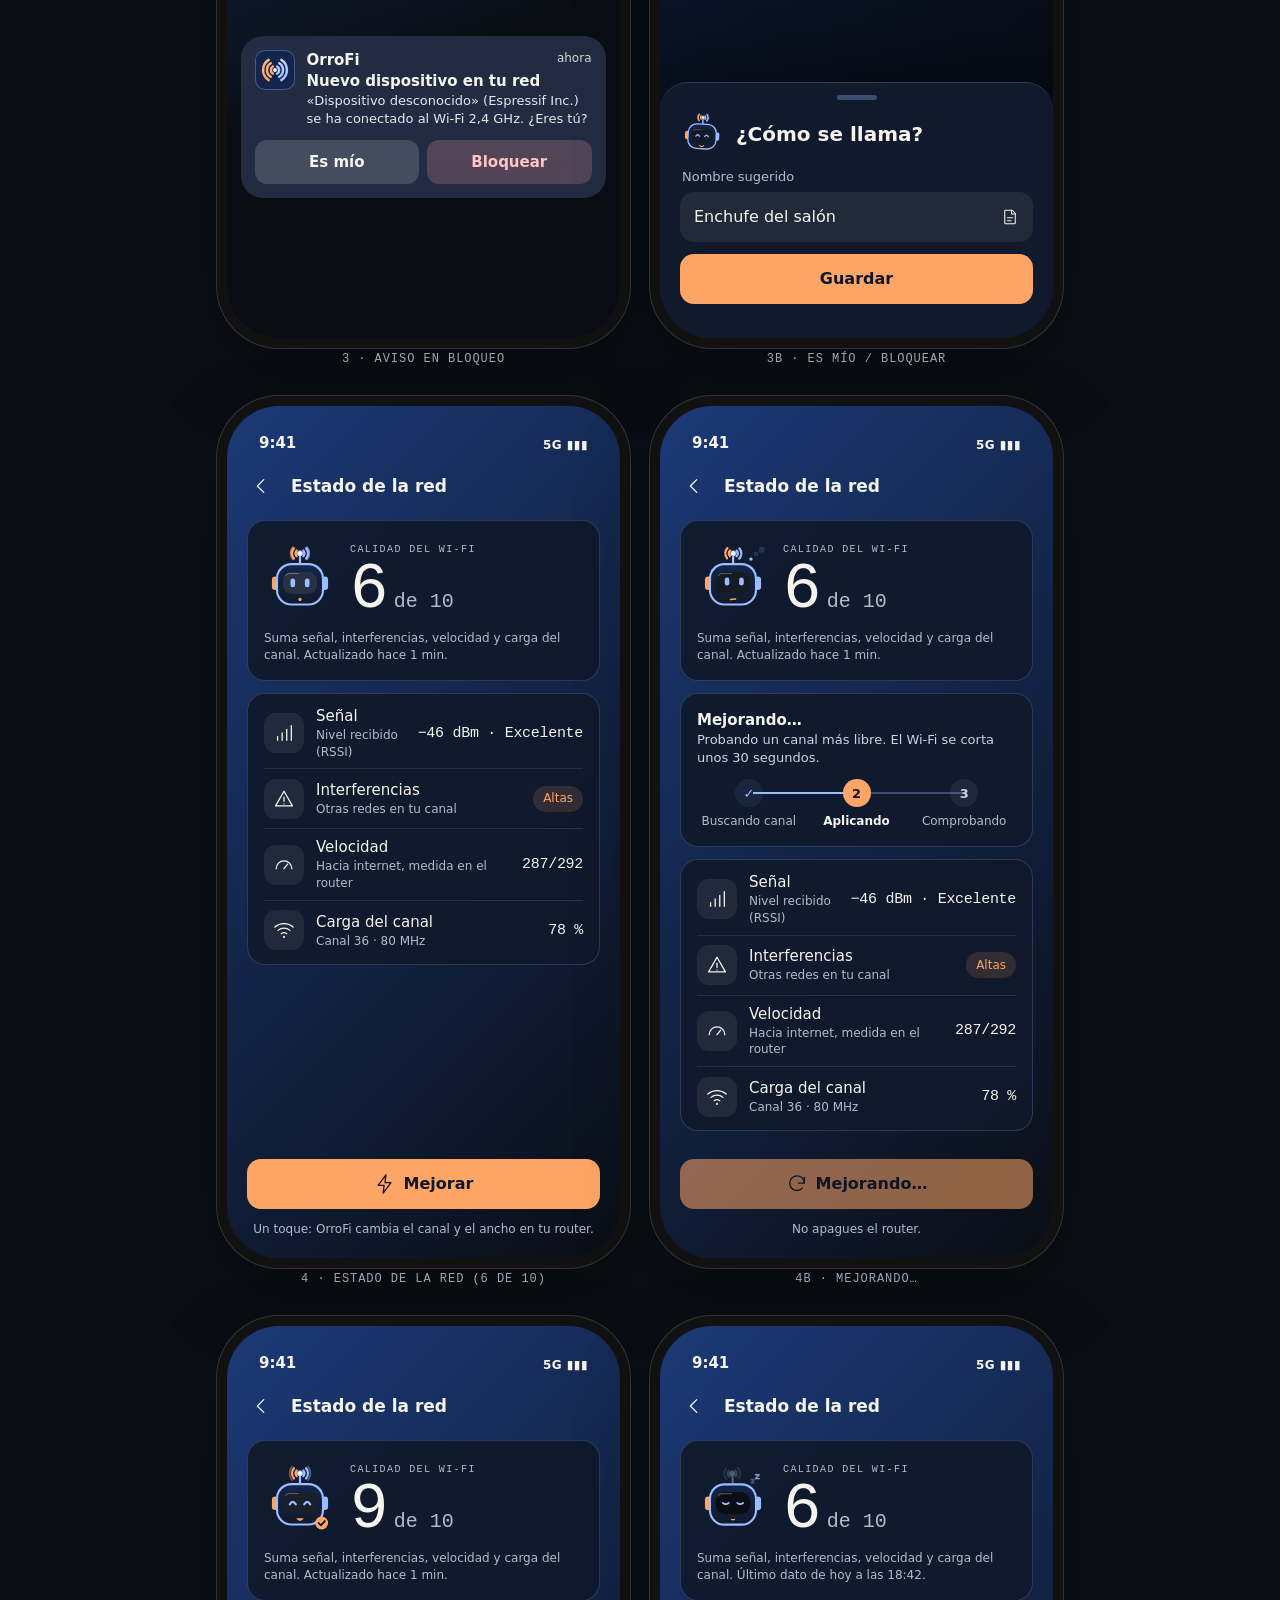
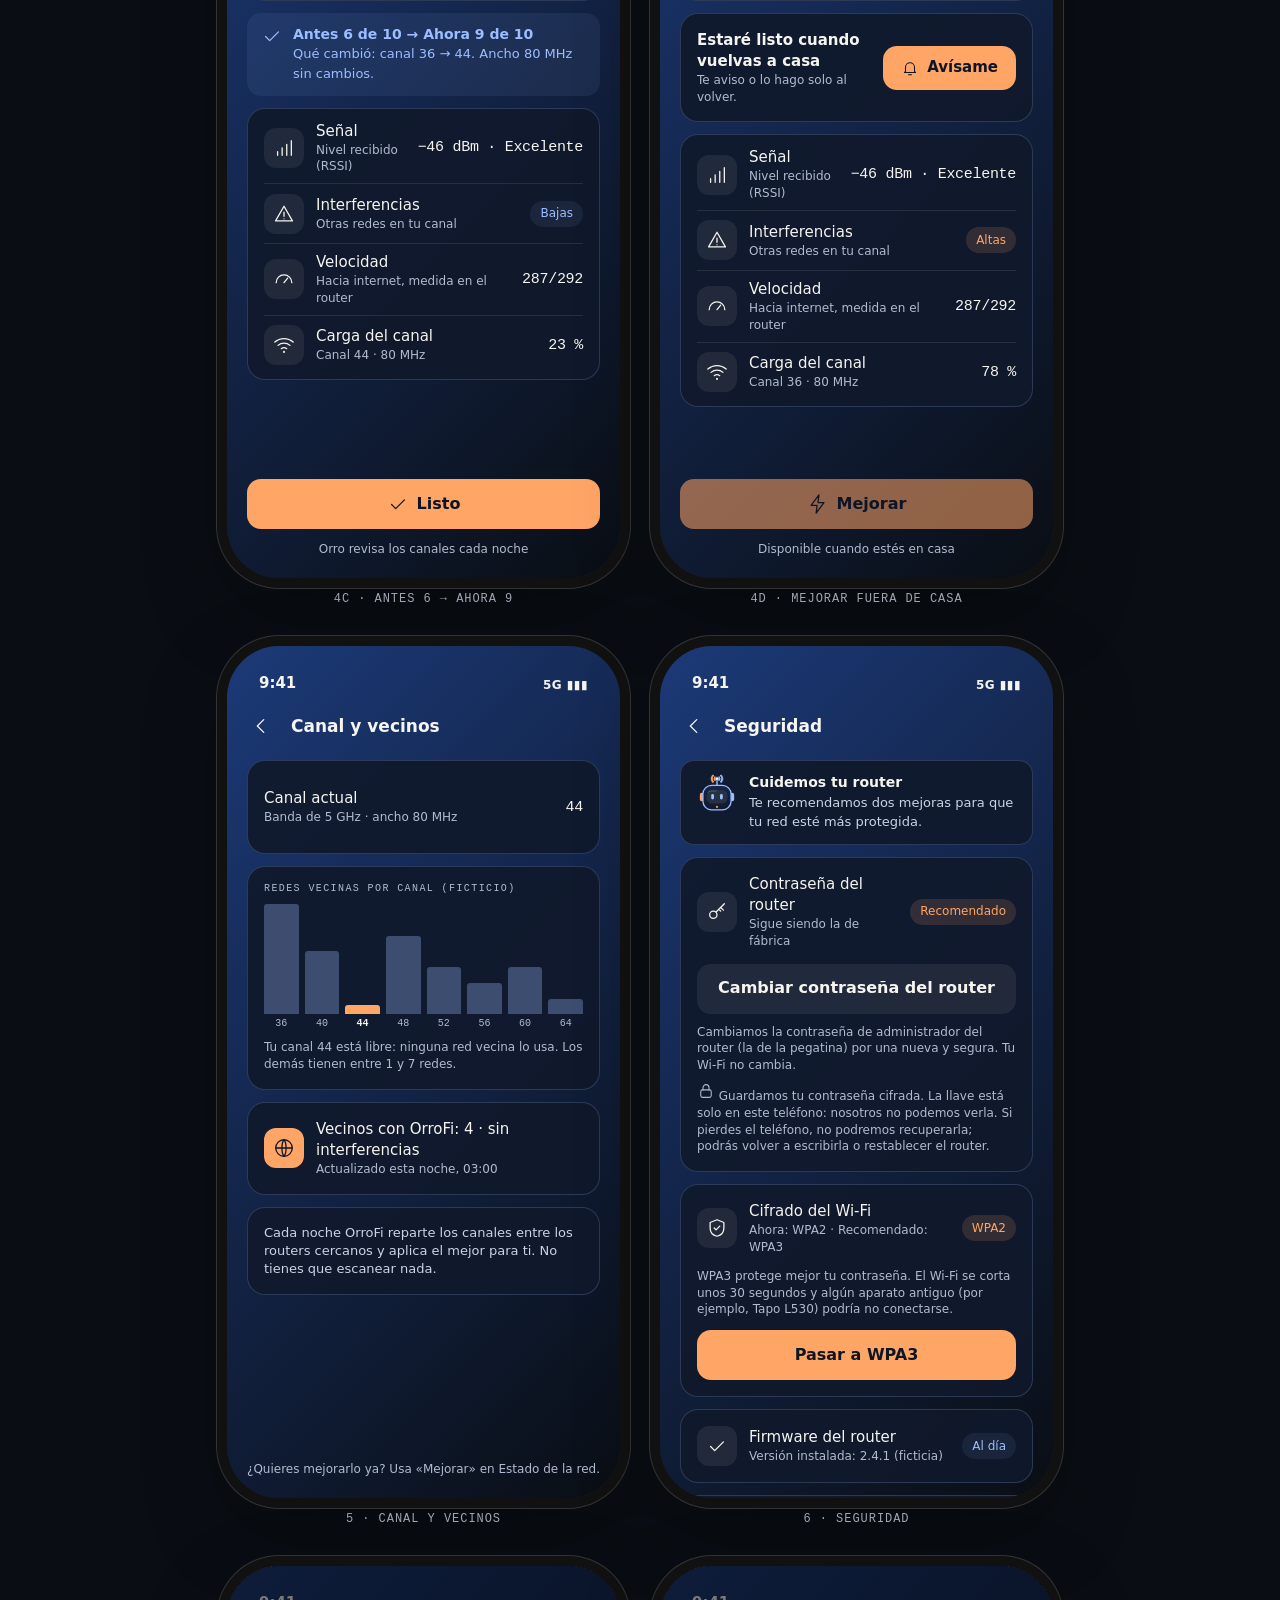
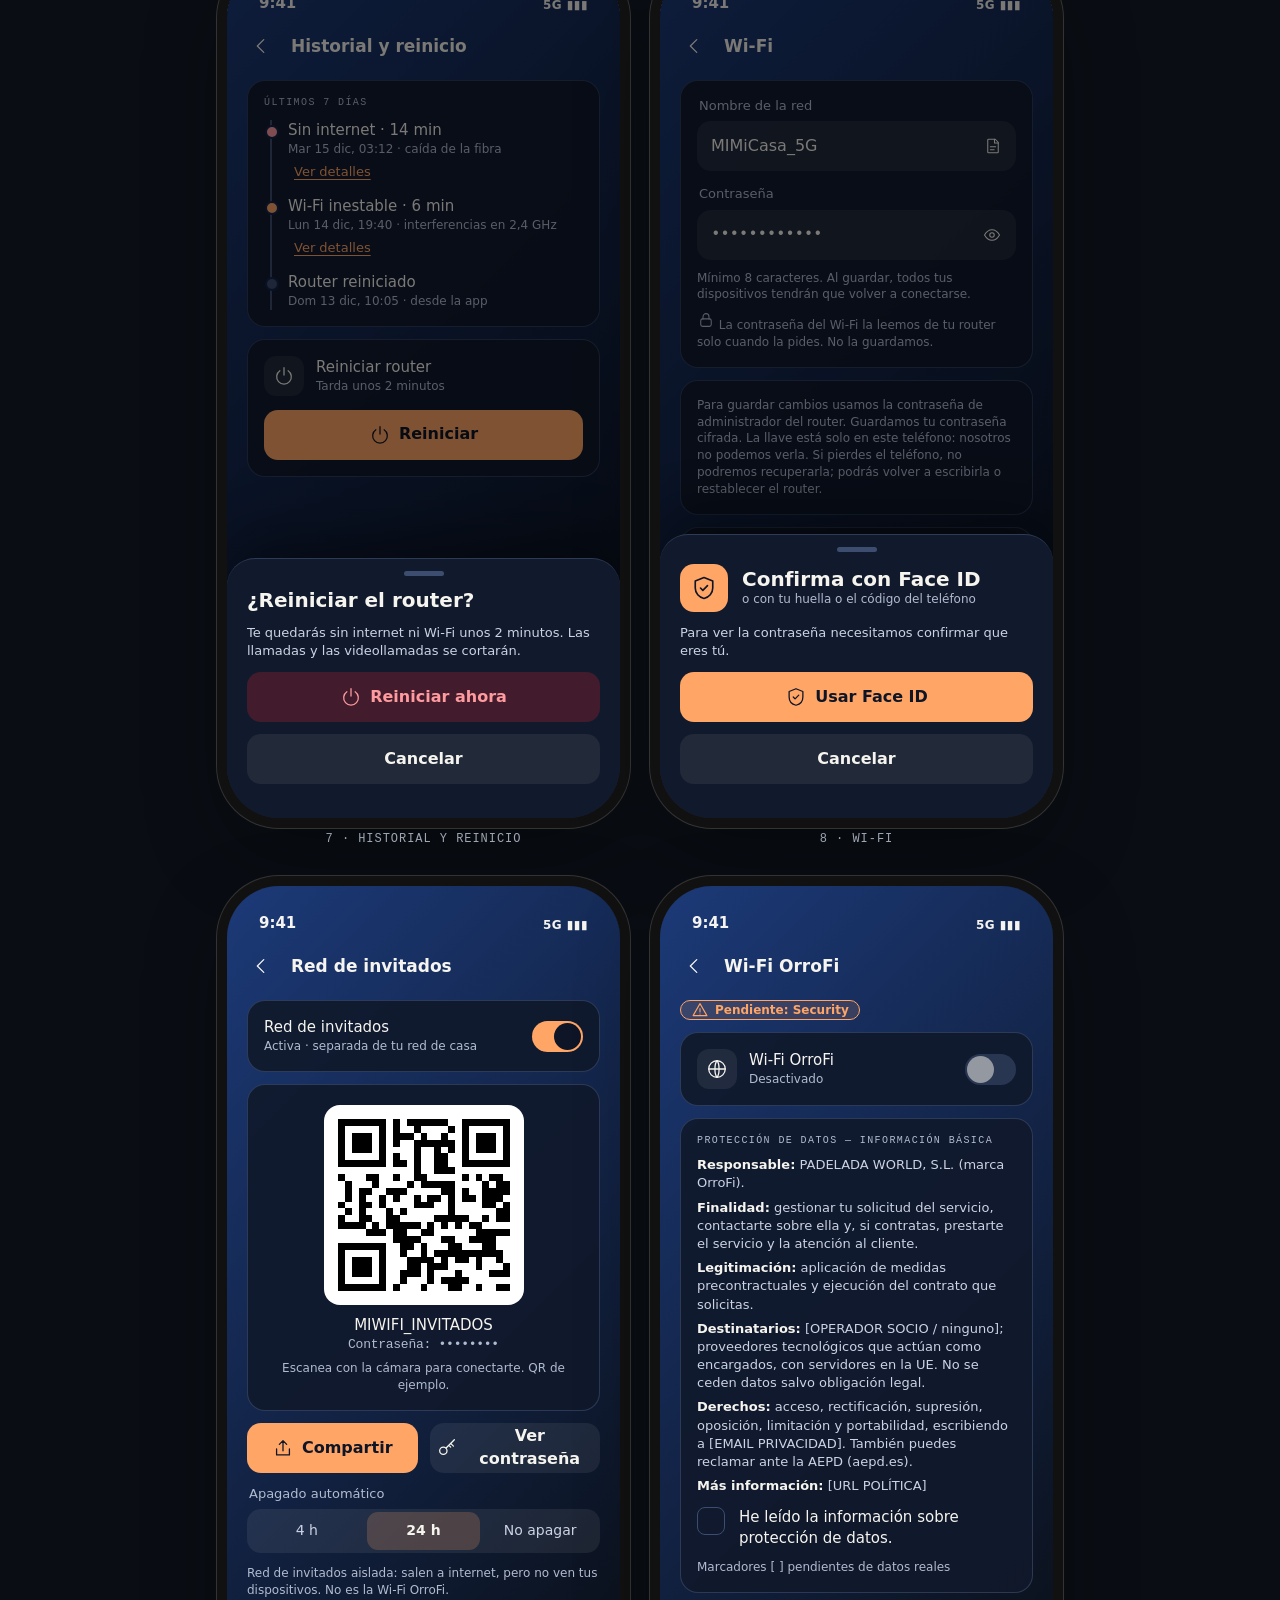
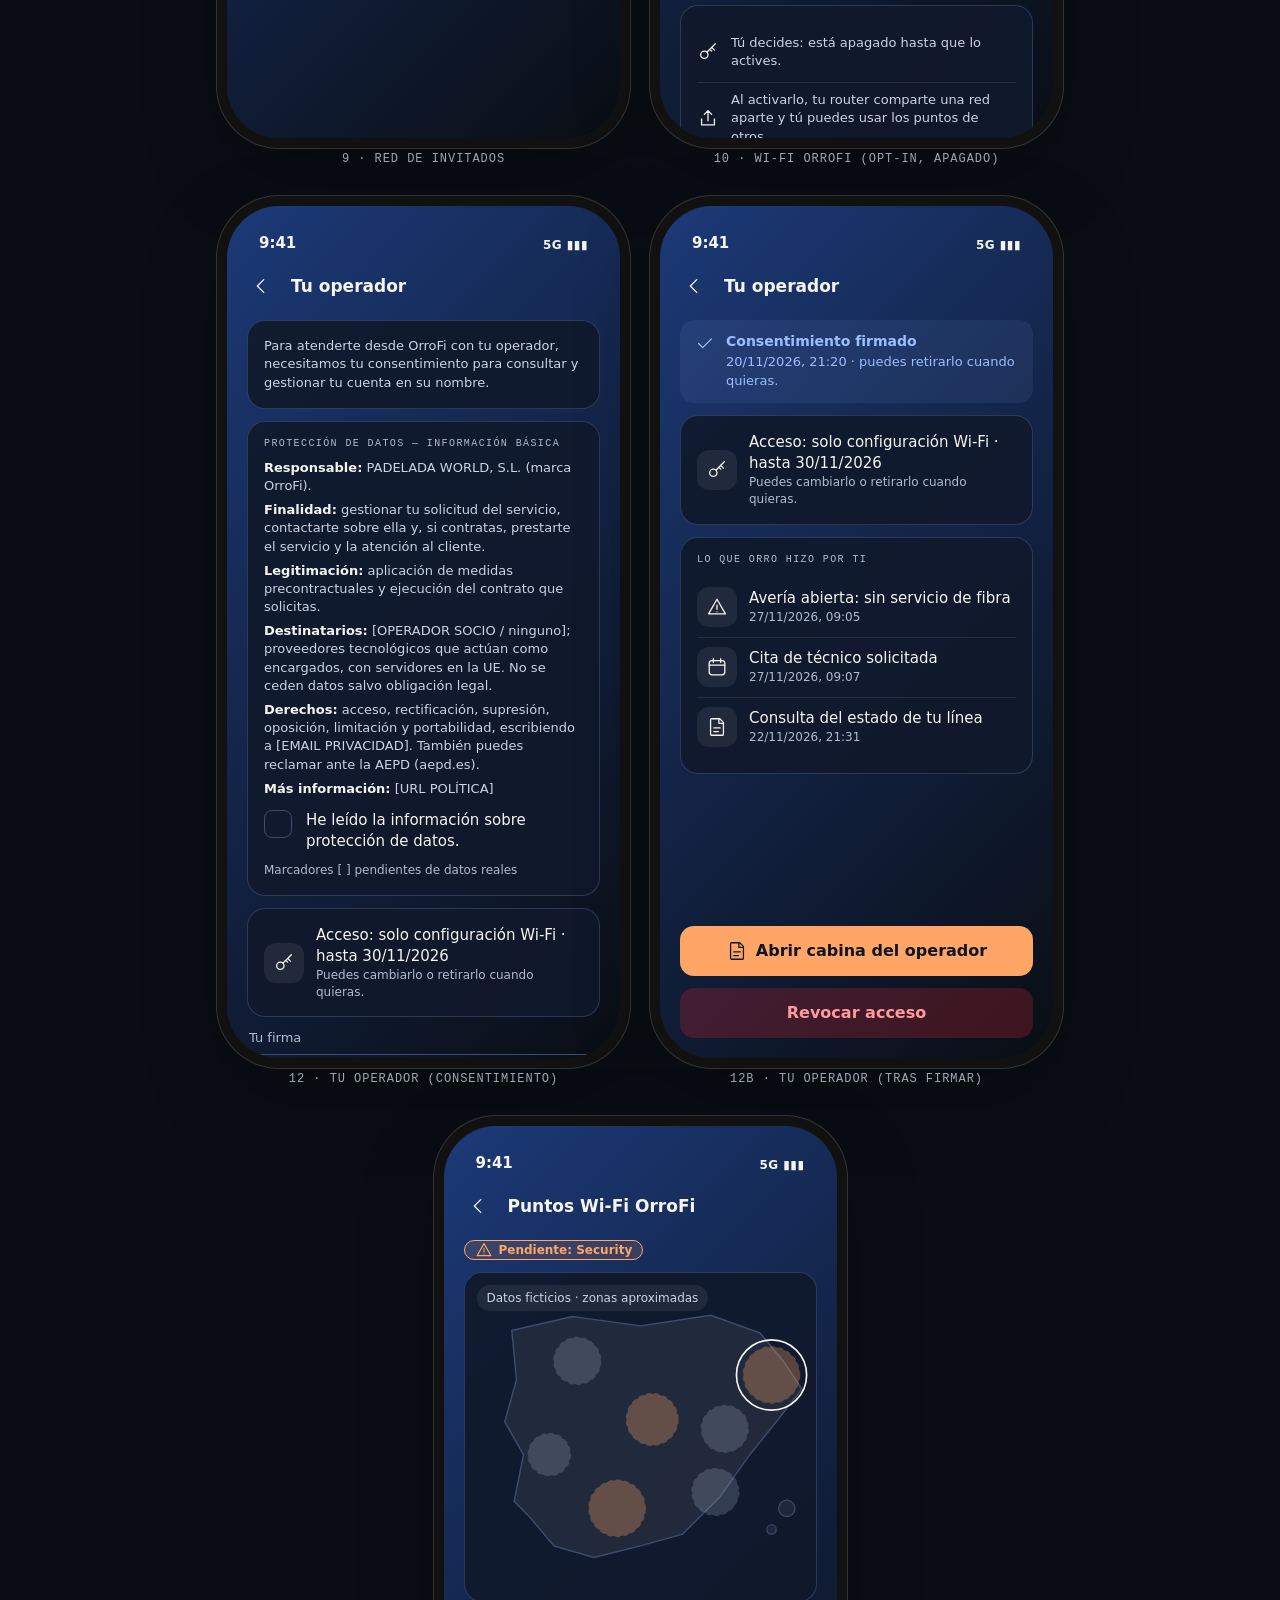
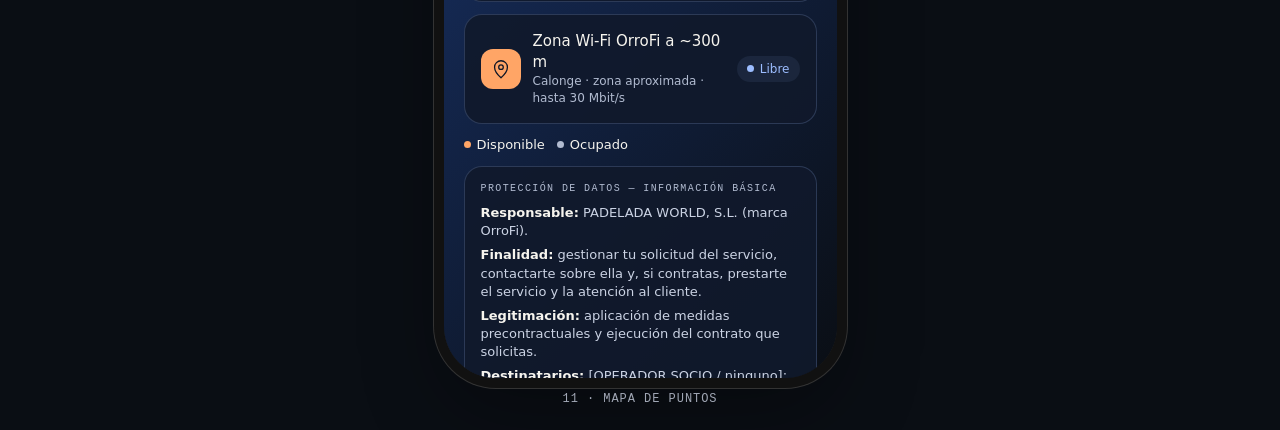
<file: mi-red/index.html>
<!doctype html><html lang="es"><head><meta charset="utf-8">
<meta name="viewport" content="width=device-width,initial-scale=1">
<title>OrroFi · Mi red (diseño v5)</title>
<style>
/* GhoFi design tokens v5.1 — generado de design-tokens.json. Dos temas: .v1/[data-theme=dark] y .v2/[data-theme=light]. */
:root{--fd:Inter,-apple-system,system-ui,sans-serif;--fn:'JetBrains Mono',ui-monospace,monospace;--tr:-.03em;--sp-xs:4px;--sp-s:6px;--sp-m:8px;--sp-l:10px;--sp-xl:12px;--sp-xxl:16px;--sp-xxxl:20px;--sp-screen:24px;--touch-min:44px;--ease-fast:120ms ease;--icon-stroke:1.4;}
.v1,[data-theme=dark]{
  --bg:#050507;
  --c:rgba(18,19,22,.86);
  --c-solid:#121316;
  --t:#EDEEF0;
  --t2:#B9BCC4;
  --m:#8A8E98;
  --a:#E8FF2A;
  --ao:#050507;
  --ib:rgba(255,255,255,.05);
  --sep:rgba(255,255,255,.07);
  --sep2:#3A3D45;
  --ln:rgba(232,255,42,.14);
  --cb-color:rgba(232,255,42,.12);
  --ok:#E8FF2A;
  --okb:rgba(232,255,42,.1);
  --w:#FFB13B;
  --wb:rgba(255,177,59,.12);
  --er:#FF6B6B;
  --erb:rgba(255,107,107,.12);
  --bub:rgba(255,255,255,.06);
  --bu:#E8FF2A;
  --buo:#050507;
  --sg:rgba(255,255,255,.05);
  --sgo:rgba(232,255,42,.14);
  --gl:rgba(232,255,42,.06);
  --gl2:rgba(232,255,42,.18);
  --rt:rgba(255,255,255,.08);
  --tinv:#050507;
  --r:18px;
  --br:14px;
  --rs:14px;
}
.v2,[data-theme=light]{
  --bg:#F4F5F2;
  --c:#FFFFFF;
  --c-solid:#FFFFFF;
  --t:#0D0E10;
  --t2:#3A3D42;
  --m:#696C73;
  --a:#D4F200;
  --ao:#0D0E10;
  --ib:#F0F1EC;
  --sep:#E6E7E2;
  --sep2:#BFC1BA;
  --ln:#E1E2DC;
  --cb-color:#E1E2DC;
  --ok:#3F7A00;
  --okb:#EEF8C8;
  --w:#9A5A00;
  --wb:#FFF0D6;
  --er:#C0261D;
  --erb:#FDE8E6;
  --bub:#FFFFFF;
  --bu:#0D0E10;
  --buo:#FFFFFF;
  --sg:#E9EAE4;
  --sgo:#FFFFFF;
  --gl:rgba(13,14,16,.05);
  --gl2:rgba(13,14,16,.14);
  --rt:#E6E7E1;
  --tinv:#FFFFFF;
  --r:12px;
  --br:10px;
  --rs:10px;
}
@media (prefers-color-scheme:dark){[data-theme=system]{color-scheme:dark}}

/* Brandbook OrroFi v5: sustituye los acentos antiguos (sin amarillo ácido). Fuente: la del sistema. */
:root{--fd:Nunito,-apple-system,system-ui,'Segoe UI',sans-serif}
[data-theme=dark]{--bg:#13254A;--phbg:linear-gradient(135deg,#1C3A78 0%,#13254A 45%,#0A0E14 100%);--c:rgba(17,26,44,.92);--c-solid:#111A2C;--t:#F6F4EE;--t2:#CBD3E4;--m:#B1BBD0;--a:#FFA566;--ao:#0D1526;--ib:rgba(246,244,238,.07);--sep:rgba(246,244,238,.1);--sep2:#3C4D70;--ln:rgba(156,189,255,.2);--ok:#9CBDFF;--okb:rgba(156,189,255,.08);--w:#FFA566;--wb:rgba(255,165,102,.14);--er:#FF9A9F;--erb:rgba(180,35,44,.3);--sgo:rgba(255,165,102,.2);--rt:rgba(246,244,238,.12);--tinv:#0D1526;--r:18px;--br:14px}
[data-theme=light]{--bg:#F6F4EE;--phbg:#F6F4EE;--c:#FFFFFF;--c-solid:#FFFFFF;--t:#0D1526;--t2:#2B3750;--m:#4F5B70;--a:#B5500F;--ao:#F6F4EE;--ib:#ECE9E0;--sep:#E4E0D5;--sep2:#BDB8AA;--ln:#E0DCCF;--ok:#2F5FB3;--okb:#E3EBF8;--w:#9A430C;--wb:#FBE8D8;--er:#B4232C;--erb:#FBE3E4;--sgo:#FFFFFF;--rt:#E4E0D5;--tinv:#F6F4EE;--r:14px;--br:12px}
*{box-sizing:border-box;margin:0}
body{font:400 15px/1.4 var(--fd);background:#0A0E14;color:#F6F4EE;padding:24px}
body[data-theme=light]{background:#E6E2D6}
button{font:inherit;color:inherit;background:none;border:0;cursor:pointer}
.top{display:flex;gap:16px;align-items:center;flex-wrap:wrap;max-width:1700px;margin:0 auto 24px}
.top h1{font:600 20px var(--fd);flex:1;min-width:240px;color:#F6F4EE}
body[data-theme=light] .top h1,body[data-theme=light] .top p{color:#0D1526}
.top p{font-size:13px;color:#CBD3E4;flex-basis:100%}
body[data-theme=light] .top p{color:#2B3750}
.wm{height:36px;width:auto;display:block}
.wm.l{display:none}body[data-theme=light] .wm.d{display:none}body[data-theme=light] .wm.l{display:block}
.tg{height:44px;padding:0 18px;border-radius:999px;background:#F6F4EE;color:#0D1526;font-weight:600}
body[data-theme=light] .tg{background:#0D1526;color:#F6F4EE}
.lg{display:flex;background:rgba(246,244,238,.12);border-radius:999px;padding:3px;gap:3px}
body[data-theme=light] .lg{background:rgba(13,21,38,.1)}
.lg button{height:38px;min-width:48px;padding:0 14px;border-radius:999px;font-weight:600;color:#F6F4EE}
body[data-theme=light] .lg button{color:#0D1526}
.lg button[aria-pressed=true]{background:#FFA566;color:#0D1526}
body[data-theme=light] .lg button[aria-pressed=true]{background:#B5500F;color:#F6F4EE}
.grid{display:flex;flex-wrap:wrap;gap:40px;justify-content:center;max-width:1700px;margin:0 auto}
figure{display:flex;flex-direction:column;gap:14px;align-items:center}
figcaption{font:400 12px 'JetBrains Mono',ui-monospace,monospace;letter-spacing:.08em;text-transform:uppercase;color:#CBD3E4}
body[data-theme=light] figcaption{color:#2B3750}
.phone{width:393px;height:852px;border-radius:52px;overflow:hidden;position:relative;flex:none;background:var(--bg);background:var(--phbg);color:var(--t);box-shadow:0 0 0 10px #111,0 0 0 11px #333,0 30px 80px rgba(0,0,0,.35);display:flex;flex-direction:column}
.sb{height:54px;flex:none;display:flex;justify-content:space-between;align-items:flex-end;padding:0 32px 8px;font:600 15px var(--fd)}
.sb span:last-child{font-size:12px;letter-spacing:.04em}
.nav{flex:none;display:flex;align-items:center;gap:8px;padding:4px 12px 8px;min-height:48px}
.nav .bk{width:44px;height:44px;display:grid;place-items:center;border-radius:12px}
.nav h2{font:600 17px var(--fd);flex:1}
.nav.big{padding:4px 24px 8px}.nav.big .shbtn{background:var(--ib);color:var(--t);flex:none}
.opts{display:flex;flex-direction:column;gap:8px}.opt{height:50px;border-radius:var(--br);background:var(--ib);color:var(--t);font-weight:600;font-size:16px;text-align:left;padding:0 16px;border:2px solid transparent}.opt.on{border-color:var(--a)}
.nav.big h2{font-size:34px;letter-spacing:-.03em;line-height:1.1;font-weight:700}
.body{flex:1;overflow:hidden;padding:4px 20px 20px;display:flex;flex-direction:column;gap:12px}
.phone.scroll .body{overflow-y:auto}
.ic{width:22px;height:22px;fill:none;stroke:currentColor;stroke-width:1.4;stroke-linecap:round;stroke-linejoin:round;flex:none}
.ic.s{width:18px;height:18px}.ic.l{width:28px;height:28px}
.card{background:var(--c);border:1px solid var(--ln);border-radius:var(--r);padding:16px}
.hud{font:400 10px 'JetBrains Mono',ui-monospace,monospace;letter-spacing:.14em;text-transform:uppercase;color:var(--m)}
.sec{font-size:13px;color:var(--m)}
.t2{color:var(--t2)}.m{color:var(--m)}.sm{font-size:13px}.cap{font-size:12px}
.mono{font-family:'JetBrains Mono',ui-monospace,monospace;letter-spacing:-.02em}
.row{display:flex;align-items:center;gap:12px}.sp{flex:1;min-width:0}
.tile{width:40px;height:40px;border-radius:12px;background:var(--ib);display:grid;place-items:center;flex:none;color:var(--t)}
.tile.a{background:var(--a);color:var(--ao)}
.btn{height:50px;border-radius:var(--br);width:100%;font-weight:600;font-size:16px;display:flex;align-items:center;justify-content:center;gap:8px;background:var(--a);color:var(--ao)}
.btn.g{background:var(--ib);color:var(--t)}
.btn.d{background:var(--erb);color:var(--er)}
.btn.sm{height:44px;font-size:15px;width:auto;padding:0 18px}
.pill{display:inline-flex;align-items:center;gap:6px;height:26px;padding:0 10px;border-radius:999px;font-size:12px;background:var(--ib);color:var(--t2);white-space:nowrap}
.pill.ok{background:var(--okb);color:var(--ok)}.pill.w{background:var(--wb);color:var(--w)}.pill.er{background:var(--erb);color:var(--er)}
.dot{width:7px;height:7px;border-radius:50%;background:currentColor}
.stats{display:grid;grid-template-columns:repeat(3,1fr);gap:8px}
.stat{background:var(--c);border:1px solid var(--ln);border-radius:var(--br);padding:12px 10px}
.stat b{display:block;font:500 22px 'JetBrains Mono',ui-monospace,monospace;letter-spacing:-.04em;margin-top:4px}
.stat b small{font-size:11px;color:var(--m);font-weight:400;letter-spacing:0}
.list{display:flex;flex-direction:column}
.li{display:flex;align-items:center;gap:12px;min-height:60px;padding:8px 0;border-top:1px solid var(--sep)}
.li:first-child{border-top:0}
.li .nm{font-size:15px;white-space:nowrap;overflow:hidden;text-overflow:ellipsis}
.li.off .tile{opacity:.6}.li.off .nm{color:var(--t2)}
.rt{text-align:right;flex:none}
.sw{width:51px;height:31px;border-radius:999px;background:var(--sep2);position:relative;flex:none;transition:.12s}
.sw::after{content:"";position:absolute;top:2px;left:2px;width:27px;height:27px;border-radius:50%;background:#fff;transition:.12s}
.sw.on{background:var(--a)}.sw.on::after{left:22px;background:var(--ao)}
body[data-theme=light] .sw.on::after{background:#fff}
.tabs{flex:none;display:flex;border-top:1px solid var(--sep);padding:6px 4px 26px;background:var(--c-solid)}
.tabs div{flex:1;display:flex;flex-direction:column;align-items:center;gap:2px;font-size:11px;color:var(--m);min-height:44px;justify-content:center}
.tabs .on{color:var(--t)}
.banner{display:flex;gap:10px;align-items:flex-start;padding:12px 14px;border-radius:var(--br);font-size:14px}
.banner.w{background:var(--wb);color:var(--w)}.banner.er{background:var(--erb);color:var(--er)}.banner.ok{background:var(--okb);color:var(--ok)}
.banner.in{background:var(--c);border:1px solid var(--ln);color:var(--t)}
.banner b{font-weight:700}
.sk{background:var(--ib);border-radius:8px;display:block}
.seg{display:flex;background:var(--ib);border-radius:var(--br);padding:3px;gap:3px}
.seg>*{flex:1;height:38px;display:grid;place-items:center;border-radius:calc(var(--br) - 3px);font-size:14px;color:var(--t2)}
.seg .on{background:var(--sgo);color:var(--t);font-weight:700}
body[data-theme=light] .seg .on{box-shadow:0 1px 2px rgba(13,21,38,.15)}
.fm{height:50px;border-radius:var(--br);background:var(--ib);padding:0 14px;display:flex;align-items:center;justify-content:space-between;font-size:16px;width:100%;text-align:left}
.lbl{font-size:13px;color:var(--m);margin:0 0 6px 2px;display:block}
.bar{height:8px;border-radius:4px;background:var(--rt);overflow:hidden}.bar i{display:block;height:100%;background:var(--a);border-radius:4px}
.sheet{position:absolute;left:0;right:0;bottom:0;background:var(--c-solid);border-radius:28px 28px 0 0;padding:12px 20px 34px;display:flex;flex-direction:column;gap:12px;box-shadow:0 -20px 60px rgba(0,0,0,.4);border-top:1px solid var(--ln);z-index:5}
.scrim{position:absolute;inset:0;background:rgba(0,0,0,.5);z-index:4}
.phone.ovx .ov{display:none}
.sheet .grab{width:40px;height:5px;border-radius:3px;background:var(--sep2);align-self:center}
.lock{background:linear-gradient(160deg,#1C3A78,#0A0E14 65%);color:#F6F4EE}
.lock .clock{text-align:center;margin-top:40px}.lock .clock b{display:block;font:300 88px/1 var(--fd);letter-spacing:-.04em}
.notif{margin:0 14px;background:rgba(40,52,78,.82);backdrop-filter:blur(20px);border-radius:22px;padding:14px;display:flex;flex-direction:column;gap:12px;color:#F6F4EE}
.notif .nt{display:flex;gap:12px}
.notif .ap{width:40px;height:40px;border-radius:10px;background:#13254A;border:1px solid rgba(156,189,255,.35);display:grid;place-items:center;flex:none}
.notif .ap img{width:28px;height:28px;display:block}
.notif p{font-size:13px;color:#E4E8F1}
.nacts{display:grid;grid-template-columns:1fr 1fr;gap:8px}
.nacts button{height:44px;border-radius:12px;background:rgba(246,244,238,.16);font-weight:600;color:#F6F4EE}
.nacts button.b{background:rgba(255,154,159,.22);color:#FFC4C7}
.qr{width:200px;height:200px;margin:4px auto;background:#fff;padding:14px;border-radius:16px}
.qr svg{width:100%;height:100%;display:block}
.map{background:var(--c);border:1px solid var(--ln);border-radius:var(--r);height:330px;position:relative;overflow:hidden;flex:none}
.map svg{width:100%;height:100%;display:block}
.chan{display:flex;align-items:flex-end;gap:6px;height:120px;padding-top:8px}
.chan div{flex:1;background:var(--rt);border-radius:3px 3px 0 0;position:relative;min-height:4px}
.chan div.me{background:var(--a)}.chan div.nb{background:var(--sep2)}
.chan-x{display:flex;gap:6px;margin-top:4px}.chan-x span{flex:1;text-align:center;font:400 10px 'JetBrains Mono',monospace;color:var(--m)}
.chan-x span.me{color:var(--t);font-weight:700}
.hist{border-left:2px solid var(--sep2);margin-left:6px;padding-left:16px;display:flex;flex-direction:column;gap:14px}
.hist>div{position:relative}.hist>div::before{content:"";position:absolute;left:-23px;top:5px;width:10px;height:10px;border-radius:50%;background:var(--sep2);border:2px solid var(--bg)}
.hist>div.w::before{background:var(--w)}.hist>div.er::before{background:var(--er)}
.lnk{display:inline-flex;align-items:center;min-height:44px;margin:-8px 0 -12px;font-size:13px;color:var(--a);text-decoration:underline;text-underline-offset:3px}
.sticker{background:#F6F4EE;color:#0D1526;border-radius:14px;padding:14px 16px;transform:rotate(-1.5deg);box-shadow:0 2px 0 rgba(0,0,0,.2);font:400 12px/1.5 'JetBrains Mono',ui-monospace,monospace}
.sticker .k{display:block;color:#4F5B70;font-size:10px;letter-spacing:.08em;text-transform:uppercase;margin-top:6px}
.sticker .pw{display:inline-block;margin-top:2px;padding:2px 6px;border:1.5px solid #0D1526;border-radius:6px;font-weight:500;font-size:14px}
.score{display:flex;align-items:baseline;gap:6px;font-family:'JetBrains Mono',ui-monospace,monospace;letter-spacing:-.05em}
.score b{font-weight:500;font-size:56px;line-height:1}.score span{font-size:16px;color:var(--m);letter-spacing:0}
.score.sm2 b{font-size:30px}.score.sm2 span{font-size:13px}
.scorebtn{display:flex;align-items:center;gap:12px;width:100%;text-align:left;margin-top:12px;padding:10px 12px;min-height:64px;border-radius:var(--br);background:var(--ib)}
.scorebtn .ch{font-size:22px;color:var(--m)}
.chk{width:28px;height:28px;border-radius:8px;border:1.5px solid var(--sep2);display:grid;place-items:center;flex:none}
.chk.on{background:var(--a);border-color:var(--a);color:var(--ao)}
.sigbox{height:72px;border-radius:var(--br);border:1px solid var(--sep2);display:grid;place-items:center;font:italic 400 26px Georgia,serif}
.btn:disabled,.sw:disabled{opacity:.55;cursor:not-allowed}
.dpt p{margin:0 0 6px}.dpt b{color:var(--t)}
.acts{display:grid;grid-template-columns:repeat(4,1fr);gap:8px}
.act{display:flex;flex-direction:column;align-items:center;justify-content:center;gap:4px;min-height:64px;border-radius:var(--br);background:var(--ib);color:var(--t);font-size:12px}
.act:disabled,.act[aria-disabled=true]{opacity:.55;cursor:not-allowed}
.fm.err{box-shadow:inset 0 0 0 1.5px var(--er)}
.tg:focus-visible,.lg button:focus-visible,.sw:focus-visible,button:focus-visible{outline:2px solid #FFA566;outline-offset:2px}
body[data-theme=light] button:focus-visible{outline-color:#2F5FB3}
/* Orro */
.orro{display:block;flex:none;object-fit:contain}
@keyframes bob{0%,100%{transform:translateY(0)}50%{transform:translateY(-2px)}}
.orro.bob{animation:bob 3.2s ease-in-out infinite}
/* Pasos de «Mejorando» */
.steps{display:flex;align-items:flex-start;gap:4px;margin-top:12px}
.step{flex:1;display:flex;flex-direction:column;align-items:center;gap:6px;text-align:center;font-size:12px;color:var(--m);position:relative}
.step::before{content:"";position:absolute;top:13px;right:50%;width:100%;height:2px;background:var(--sep2)}
.step:first-child::before{display:none}
.step i{width:28px;height:28px;border-radius:50%;display:grid;place-items:center;font:600 13px var(--fd);font-style:normal;background:var(--ib);color:var(--t2);position:relative;z-index:1}
.step.done i{background:var(--okb);color:var(--ok)}.step.done::before,.step.cur::before{background:var(--ok)}
.step.cur i{background:var(--a);color:var(--ao)}.step.cur{color:var(--t);font-weight:700}
.er-t{color:var(--er)}.nl{margin:10px 0;padding-left:20px;display:flex;flex-direction:column;gap:8px}.nl .gate{display:flex;width:max-content;margin-top:6px}
/* Etiqueta de pantallas pendientes de revisión */
.gate{align-self:flex-start;display:inline-flex;align-items:center;gap:6px;height:26px;padding:0 10px;border-radius:999px;font-size:12px;font-weight:700;background:var(--wb);color:var(--w);border:1px solid currentColor}
.ph{border:1.5px dashed var(--w);border-radius:var(--br);padding:10px 12px;color:var(--w);font-size:13px;font-weight:700}
@media (prefers-reduced-motion:reduce){*{transition:none!important;animation:none!important}}
</style></head>
<body data-theme="dark">
<svg width="0" height="0" style="position:absolute" aria-hidden="true"><symbol id="i-alert" viewBox="0 0 24 24"><path d="M12 3.5 2.8 19.5h18.4z"/><path d="M12 10v4.5M12 17.2v.1"/></symbol><symbol id="i-ant" viewBox="0 0 24 24"><path d="M12 11v10M8.5 21h7M7 4.5a7 7 0 0 0 0 10M17 4.5a7 7 0 0 1 0 10M9.5 7a3.5 3.5 0 0 0 0 5M14.5 7a3.5 3.5 0 0 1 0 5"/><circle cx="12" cy="9.5" r="1.2"/></symbol><symbol id="i-back" viewBox="0 0 24 24"><path d="m15 5-7 7 7 7"/></symbol><symbol id="i-bell" viewBox="0 0 24 24"><path d="M6 16.5V11a6 6 0 1 1 12 0v5.5l1.5 1.5h-15zM10 21h4"/></symbol><symbol id="i-bld" viewBox="0 0 24 24"><path d="M4 21V5l8-2v18M12 8h8v13M8 8h.01M8 12h.01M8 16h.01M16 12h.01M16 16h.01"/></symbol><symbol id="i-bolt" viewBox="0 0 24 24"><path d="M13 2 4.5 13.5H11L10 22l8.5-11.5H12z"/></symbol><symbol id="i-book" viewBox="0 0 24 24"><path d="M5 4h10a4 4 0 0 1 4 4v12H9a4 4 0 0 1-4-4z"/></symbol><symbol id="i-bot" viewBox="0 0 24 24"><rect x="5" y="8" width="14" height="11" rx="3"/><path d="M12 4v4M9 13h.01M15 13h.01"/></symbol><symbol id="i-bubble" viewBox="0 0 24 24"><path d="M20 12c0 4.4-3.6 8-8 8-1.3 0-2.6-.3-3.7-.9L4 20l1-4.1A8 8 0 1 1 20 12z"/></symbol><symbol id="i-cal" viewBox="0 0 24 24"><rect x="3.5" y="5" width="17" height="15.5" rx="3"/><path d="M3.5 10h17M8 3v4M16 3v4"/></symbol><symbol id="i-camera" viewBox="0 0 24 24"><rect x="3" y="7" width="18" height="12" rx="2.5"/><circle cx="12" cy="13" r="3.2"/><path d="M8 7l1.2-2h5.6L16 7"/></symbol><symbol id="i-card" viewBox="0 0 24 24"><rect x="2.5" y="5.5" width="19" height="13" rx="3"/><path d="M2.5 10h19"/></symbol><symbol id="i-chat" viewBox="0 0 24 24"><path d="M4 5h16v11H9l-5 4z"/></symbol><symbol id="i-check" viewBox="0 0 24 24"><path d="m5 12.5 4.5 4.5L19 7.5"/></symbol><symbol id="i-chev" viewBox="0 0 24 24"><path d="m9 5 7 7-7 7"/></symbol><symbol id="i-clock" viewBox="0 0 24 24"><circle cx="12" cy="12" r="9"/><path d="M12 7v5.5l3.5 2"/></symbol><symbol id="i-dev" viewBox="0 0 24 24"><rect x="2.5" y="4.5" width="13" height="10" rx="2"/><path d="M5.5 18.5h7M18 8h3.5v12H18z"/></symbol><symbol id="i-dl" viewBox="0 0 24 24"><path d="M12 4v11M7 10.5l5 5 5-5M5 20h14"/></symbol><symbol id="i-doc" viewBox="0 0 24 24"><path d="M6 3h9l4 4v13a1 1 0 0 1-1 1H6a1 1 0 0 1-1-1V4a1 1 0 0 1 1-1z"/><path d="M14 3v5h5M8.5 13h7M8.5 17h5"/></symbol><symbol id="i-eye" viewBox="0 0 24 24"><path d="M2 12s4-7 10-7 10 7 10 7-4 7-10 7S2 12 2 12z"/><circle cx="12" cy="12" r="3"/></symbol><symbol id="i-fiber" viewBox="0 0 24 24"><path d="M3 12h5l2-5 4 10 2-5h5"/></symbol><symbol id="i-file" viewBox="0 0 24 24"><path d="M6 3h8l4 4v14H6z"/><path d="M14 3v4h4"/></symbol><symbol id="i-gauge" viewBox="0 0 24 24"><path d="M3.5 16a8.5 8.5 0 1 1 17 0"/><path d="m12 16 4-5"/></symbol><symbol id="i-gift" viewBox="0 0 24 24"><rect x="3.5" y="9" width="17" height="11.5" rx="2"/><path d="M2.5 9h19M12 9v11.5M12 9c-1.5-4-6-4-5.5-1S12 9 12 9zM12 9c1.5-4 6-4 5.5-1S12 9 12 9z"/></symbol><symbol id="i-globe" viewBox="0 0 24 24"><circle cx="12" cy="12" r="9"/><path d="M3 12h18M12 3c3 3.2 3 14.8 0 18M12 3c-3 3.2-3 14.8 0 18"/></symbol><symbol id="i-grid" viewBox="0 0 24 24"><rect x="3.5" y="3.5" width="7" height="7" rx="2"/><rect x="13.5" y="3.5" width="7" height="7" rx="2"/><rect x="3.5" y="13.5" width="7" height="7" rx="2"/><rect x="13.5" y="13.5" width="7" height="7" rx="2"/></symbol><symbol id="i-home" viewBox="0 0 24 24"><path d="M3 10.5 12 3l9 7.5V20a1 1 0 0 1-1 1h-5v-6h-6v6H4a1 1 0 0 1-1-1z"/></symbol><symbol id="i-human" viewBox="0 0 24 24"><path d="M12 12a4 4 0 1 0 0-8 4 4 0 0 0 0 8zM4 20c1.5-3.5 4.5-5 8-5s6.5 1.5 8 5"/></symbol><symbol id="i-inbox" viewBox="0 0 24 24"><path d="M3.5 13.5 6 5.5h12l2.5 8"/><path d="M3.5 13.5v5a1 1 0 0 0 1 1h15a1 1 0 0 0 1-1v-5h-5l-1.5 2.5h-4L8.5 13.5z"/></symbol><symbol id="i-info" viewBox="0 0 24 24"><circle cx="12" cy="12" r="9"/><path d="M12 11v5.5M12 7.8v.1"/></symbol><symbol id="i-key" viewBox="0 0 24 24"><circle cx="8" cy="15" r="4"/><path d="M11 12l9-9M16 7l3 3M14 9l2 2"/></symbol><symbol id="i-lamp" viewBox="0 0 24 24"><path d="M12 3a6 6 0 0 0-3.5 10.9V15h7v-1.1A6 6 0 0 0 12 3zM9.5 18h5M10.5 21h3"/></symbol><symbol id="i-laptop" viewBox="0 0 24 24"><rect x="5" y="5" width="14" height="10" rx="1.8"/><path d="M2.5 19h19"/></symbol><symbol id="i-list" viewBox="0 0 24 24"><path d="M8 6h12M8 12h12M8 18h12M4 6h.01M4 12h.01M4 18h.01"/></symbol><symbol id="i-lock" viewBox="0 0 24 24"><rect x="5" y="10.5" width="14" height="10" rx="2.5"/><path d="M8 10.5V7.5a4 4 0 0 1 8 0v3"/></symbol><symbol id="i-mail" viewBox="0 0 24 24"><rect x="3" y="5.5" width="18" height="13" rx="3"/><path d="m3.5 7.5 8.5 6 8.5-6"/></symbol><symbol id="i-map" viewBox="0 0 24 24"><path d="M9 4 3 6v14l6-2 6 2 6-2V4l-6 2-6-2zM9 4v14M15 6v14"/></symbol><symbol id="i-mic" viewBox="0 0 24 24"><rect x="9" y="3" width="6" height="11" rx="3"/><path d="M5.5 11.5a6.5 6.5 0 0 0 13 0M12 18v3"/></symbol><symbol id="i-mobile" viewBox="0 0 24 24"><rect x="7" y="2.5" width="10" height="19" rx="2.5"/><path d="M10.5 18.5h3"/></symbol><symbol id="i-moon" viewBox="0 0 24 24"><path d="M20 14.5A8 8 0 0 1 9.5 4 8 8 0 1 0 20 14.5z"/></symbol><symbol id="i-pause" viewBox="0 0 24 24"><rect x="6" y="5" width="4" height="14" rx="1"/><rect x="14" y="5" width="4" height="14" rx="1"/></symbol><symbol id="i-person" viewBox="0 0 24 24"><circle cx="12" cy="8" r="4"/><path d="M4 21c1.2-4 4.3-6 8-6s6.8 2 8 6"/></symbol><symbol id="i-phone" viewBox="0 0 24 24"><rect x="6.5" y="2.5" width="11" height="19" rx="3"/><path d="M10.5 18.5h3"/></symbol><symbol id="i-pin" viewBox="0 0 24 24"><path d="M12 21.5s-7-6.2-7-11.5a7 7 0 1 1 14 0c0 5.3-7 11.5-7 11.5z"/><circle cx="12" cy="10" r="2.5"/></symbol><symbol id="i-plus" viewBox="0 0 24 24"><path d="M12 5v14M5 12h14"/></symbol><symbol id="i-power" viewBox="0 0 24 24"><path d="M7.5 6.3a8 8 0 1 0 9 0M12 3v8"/></symbol><symbol id="i-qr" viewBox="0 0 24 24"><rect x="3" y="3" width="7" height="7" rx="1.5"/><rect x="14" y="3" width="7" height="7" rx="1.5"/><rect x="3" y="14" width="7" height="7" rx="1.5"/><path d="M14 14h3v3h-3zM21 14v.01M17.5 21H21v-3.5M14 21v.01"/></symbol><symbol id="i-retry" viewBox="0 0 24 24"><path d="M20 11a8 8 0 1 0-2.3 5.7"/><path d="M20 4.5V11h-6.5"/></symbol><symbol id="i-router" viewBox="0 0 24 24"><rect x="3" y="13" width="18" height="6.5" rx="2"/><path d="M7 13V8.5M17 13V8.5M7 16.25h.01M11 16.25h.01"/></symbol><symbol id="i-send" viewBox="0 0 24 24"><path d="M12 19V5M6 11l6-6 6 6"/></symbol><symbol id="i-settop" viewBox="0 0 24 24"><rect x="3" y="9" width="18" height="8" rx="2"/><path d="M7 13h4M17 13h.01M7 20h.01M17 20h.01"/></symbol><symbol id="i-share" viewBox="0 0 24 24"><path d="M12 15V4M8 8l4-4 4 4M5 13v6.5h14V13"/></symbol><symbol id="i-shield" viewBox="0 0 24 24"><path d="M12 3 4.5 6v6c0 4.5 3.2 8 7.5 9 4.3-1 7.5-4.5 7.5-9V6z"/><path d="m9 12 2 2 4-4"/></symbol><symbol id="i-signal" viewBox="0 0 24 24"><path d="M5 20v-4M10 20v-8M15 20V8M20 20V4"/></symbol><symbol id="i-spark" viewBox="0 0 24 24"><path d="M12 3v3M12 18v3M3 12h3M18 12h3M6 6l2 2M16 16l2 2M6 18l2-2M16 8l2-2"/><circle cx="12" cy="12" r="3"/></symbol><symbol id="i-speaker" viewBox="0 0 24 24"><rect x="6" y="3" width="12" height="18" rx="3"/><circle cx="12" cy="14.2" r="3.2"/><path d="M12 7.5h.01"/></symbol><symbol id="i-ticket" viewBox="0 0 24 24"><path d="M3 8a2 2 0 0 0 0 4v0a2 2 0 0 1 0 4v2h18v-2a2 2 0 0 1 0-4 2 2 0 0 1 0-4V6H3z"/><path d="M14 6v12" stroke-dasharray="2 2"/></symbol><symbol id="i-trash" viewBox="0 0 24 24"><path d="M4 7h16M9 7V4.5h6V7M6.5 7l.8 12.5a1 1 0 0 0 1 .9h7.4a1 1 0 0 0 1-.9L17.5 7M10 11v5M14 11v5"/></symbol><symbol id="i-tv" viewBox="0 0 24 24"><rect x="2.5" y="5" width="19" height="12.5" rx="2.5"/><path d="M8 21h8"/></symbol><symbol id="i-unknown" viewBox="0 0 24 24"><circle cx="12" cy="12" r="9"/><path d="M9.6 9.6a2.5 2.5 0 1 1 3.5 2.3c-.7.4-1.1.9-1.1 1.7M12 17h.01"/></symbol><symbol id="i-users" viewBox="0 0 24 24"><circle cx="9" cy="8" r="3.5"/><path d="M2.5 20c1-3 3.5-4.5 6.5-4.5s5.5 1.5 6.5 4.5M16 4.5a3.5 3.5 0 0 1 0 7M18 15.5c2 .6 3 2 3.5 4.5"/></symbol><symbol id="i-wifi" viewBox="0 0 24 24"><path d="M2 8.8a15 15 0 0 1 20 0M5.5 12.4a10 10 0 0 1 13 0M9 16a5 5 0 0 1 6 0"/><circle cx="12" cy="19.5" r="1.1" fill="currentColor" stroke="none"/></symbol><symbol id="i-wifioff" viewBox="0 0 24 24"><path d="M3 3l18 18"/><path d="M2 8.8a15 15 0 0 1 5-3M22 8.8a15 15 0 0 0-8.6-3.7M5.5 12.4a10 10 0 0 1 3.4-2M18.5 12.4a10 10 0 0 0-3-1.8M9 16a5 5 0 0 1 6 0"/><circle cx="12" cy="19.5" r="1.1" fill="currentColor" stroke="none"/></symbol><symbol id="i-wrench" viewBox="0 0 24 24"><path d="M14.5 6.5a4 4 0 0 0 5 5l-9 9a2.1 2.1 0 0 1-3-3l9-9a4 4 0 0 1-2-2z"/></symbol><symbol id="i-x" viewBox="0 0 24 24"><path d="M6 6l12 12M18 6 6 18"/></symbol></svg>
<div class="top">
<img class="wm d" id="wmd" alt="OrroFi" height="36"><img class="wm l" id="wml" alt="OrroFi" height="36">
<h1 id="h1"></h1>
<div class="lg" role="group" aria-label="Idioma / Language"><button id="l-es" aria-pressed="true">ES</button><button id="l-en" aria-pressed="false">EN</button></div>
<button class="tg" id="tg" aria-pressed="false"></button>
<p id="intro"></p>
</div>
<main class="grid" id="grid"></main>
<script>
const A={"orro-angry": "[data-uri]", "orro-celebrating": "[data-uri]", "orro-content": "[data-uri]", "orro-error": "[data-uri]", "orro-idle": "[data-uri]", "orro-listening": "[data-uri]", "orro-sleepy": "[data-uri]", "orro-success": "[data-uri]", "orro-surprised": "[data-uri]", "orro-thinking": "[data-uri]", "symbol-color-dark": "[data-uri]", "symbol-color-light": "[data-uri]", "wordmark-dark": "[data-uri]", "wordmark-light": "[data-uri]"};
let lang='es';
const x=(e,n)=>lang==='es'?e:n;
const PW=()=>x('Guardamos tu contraseña cifrada. La llave está solo en este teléfono: nosotros no podemos verla. Si pierdes el teléfono, no podremos recuperarla; podrás volver a escribirla o restablecer el router.',"We store your password encrypted. The key is only on this phone: we can't see it. If you lose your phone, we won't be able to recover it; you can type it in again or reset the router.");
const OJO=()=>x('Ojo: no es la contraseña del Wi-Fi. Busca “contraseña de administrador” o “acceso al router”.','Careful: this is not the Wi-Fi password. Look for “administrator password” or “router access”.');
const I=(n,c='')=>`<svg class="ic ${c}" aria-hidden="true"><use href="#i-${n}"/></svg>`;
const orro=(s,n=48,b=1)=>`<img class="orro${b?' bob':''}" src="${A['orro-'+s]||''}" width="${n}" height="${n}" alt="">`;
const sb=()=>`<div class="sb"><span>9:41</span><span>5G ▮▮▮</span></div>`;
const nav=(t,big,right='')=>big?`<div class="nav big"><h2>${t}</h2>${right}</div>`:`<div class="nav"><button class="bk" aria-label="${x('Atrás','Back')}">${I('back')}</button><h2>${t}</h2></div>`;
const tabs=()=>`<div class="tabs"><div>${I('home')}${x('Inicio','Home')}</div><div class="on">${I('wifi')}${x('Servicios','Services')}</div><div>${I('bubble')}${x('Mi gestor','My manager')}</div><div>${I('doc')}${x('Facturas','Bills')}</div><div>${I('person')}${x('Perfil','Profile')}</div></div>`;
const sw=(on,l)=>`<button class="sw ${on?'on':''}" role="switch" aria-checked="${on}" aria-label="${l}" onclick="this.classList.toggle('on');this.setAttribute('aria-checked',this.classList.contains('on'))"></button>`;
const phone=(cap,inner,cls='',id='')=>`<figure${id?` id="${id}"`:''}><div class="phone ${cls}">${inner}</div><figcaption>${cap}</figcaption></figure>`;
const screen=(t,body,o={})=>sb()+nav(t,o.big,o.right)+`<div class="body">${body}</div>`+(o.tabs?tabs():'');
const gate=t=>`<div class="gate" role="note">${I('alert','s')}${t}</div>`;
const gateS=()=>gate(x('Pendiente: Security','Pending: Security'));
const goPause=()=>{const e=document.getElementById('f-pause');e&&e.scrollIntoView({behavior:matchMedia('(prefers-reduced-motion:reduce)').matches?'auto':'smooth',block:'center'})};
const goState=()=>{const e=document.getElementById('f-state');e&&e.scrollIntoView({behavior:matchMedia('(prefers-reduced-motion:reduce)').matches?'auto':'smooth',block:'center'})};
const notify=`this.textContent=this.dataset.on;this.disabled=true`;
const remind=()=>`<button class="btn sm" data-on="${x('Te avisaré','I will let you know')}" onclick="${notify}">${I('bell','s')}${x('Avísame','Remind me')}</button>`;
const ovToggle=`this.closest('.phone').classList.toggle('ovx')`;
const ovHide=`this.closest('.phone').classList.add('ovx')`;
const segPick=`[...this.parentNode.children].forEach(c=>c.classList.remove('on'));this.classList.add('on')`;

/* Primera capa de protección de datos (texto aprobado 31/10; marcadores [ ] = datos reales pendientes) */
const dpTog=b=>{const on=!b.classList.contains('on');b.classList.toggle('on',on);b.setAttribute('aria-checked',on);b.innerHTML=on?b.dataset.ic:'';b.closest('.phone').querySelectorAll('[data-needs-dp]').forEach(e=>{e.disabled=!on;e.setAttribute('aria-disabled',!on)})};
const dpLayer=()=>`<div class="card dp"><div class="hud" style="margin-bottom:10px">${x('Protección de datos — información básica','Data protection — basic information')}</div>
 <div class="sm t2 dpt"><p><b>${x('Responsable:','Controller:')}</b> ${x('PADELADA WORLD, S.L. (marca OrroFi).','PADELADA WORLD, S.L. (OrroFi brand).')}</p>
 <p><b>${x('Finalidad:','Purpose:')}</b> ${x('gestionar tu solicitud del servicio, contactarte sobre ella y, si contratas, prestarte el servicio y la atención al cliente.','to handle your service application, contact you about it and, if you sign up, provide the service and customer support.')}</p>
 <p><b>${x('Legitimación:','Legal basis:')}</b> ${x('aplicación de medidas precontractuales y ejecución del contrato que solicitas.','pre-contractual steps and performance of the contract you request.')}</p>
 <p><b>${x('Destinatarios:','Recipients:')}</b> ${x('[OPERADOR SOCIO / ninguno]; proveedores tecnológicos que actúan como encargados, con servidores en la UE. No se ceden datos salvo obligación legal.','[PARTNER OPERATOR / none]; technology providers acting as processors, with servers in the EU. No data is shared unless required by law.')}</p>
 <p><b>${x('Derechos:','Your rights:')}</b> ${x('acceso, rectificación, supresión, oposición, limitación y portabilidad, escribiendo a [EMAIL PRIVACIDAD]. También puedes reclamar ante la AEPD (aepd.es).','access, rectification, erasure, objection, restriction and portability, by writing to [PRIVACY EMAIL]. You may also complain to the AEPD (aepd.es).')}</p>
 <p><b>${x('Más información:','More information:')}</b> ${x('[URL POLÍTICA]','[POLICY URL]')}</p></div>
 <div class="row" style="align-items:flex-start;gap:14px;margin-top:12px"><button class="chk" role="checkbox" aria-checked="false" data-ic="${I('check','s').replace(/"/g,'&quot;')}" aria-label="${x('He leído la información sobre protección de datos.','I have read the data protection information.')}" onclick="dpTog(this)"></button><div class="sp">${x('He leído la información sobre protección de datos.','I have read the data protection information.')}</div></div>
 <div class="cap m" style="margin-top:10px">${x('Marcadores [ ] pendientes de datos reales','Placeholders [ ] pending real data')}</div></div>`;
/* Etiqueta humana de la señal */
const sigLbl=d=>d>=-50?x('Excelente','Excellent'):d>=-60?x('Buena','Good'):d>=-70?x('Regular','Fair'):x('Débil','Weak');

/* Datos ficticios */
const D=()=>[
 ['Nexa RX-5200','router','Nexa ('+x('ficticio','fictitious')+')',x('Cable · puerta de enlace','Cable · gateway'),'','',1],
 ['iPhone','mobile','Apple',x('Wi-Fi 5 GHz','Wi-Fi 5 GHz'),'−48 dBm','1,2 GB',1],
 ['MacBook','laptop','Apple','Wi-Fi 5 GHz','−52 dBm','8,4 GB',1],
 ['Nuki','lock','Nuki Home Solutions','Wi-Fi 2,4 GHz','−61 dBm','12 MB',1],
 ['Tapo L530','lamp','TP-Link','Wi-Fi 2,4 GHz','−58 dBm','3 MB',1],
 [x('TV Salón','Living-room TV '),'tv','LG Electronics',x('Cable Ethernet','Ethernet cable'),'','14,2 GB',1],
 ['living-room','speaker','Sonos','Wi-Fi 5 GHz','−55 dBm','640 MB',1],
 ['a17','mobile','Xiaomi','Wi-Fi 5 GHz',x('Visto hace 2 h','Seen 2 h ago'),'—',0],
 [x('Dispositivo de Ana',"Seb's device"),'mobile','Samsung','Wi-Fi 5 GHz','−63 dBm','310 MB',1],
 [x('Dispositivo desconocido','Unknown device'),'unknown','Espressif Inc. (MAC)','Wi-Fi 2,4 GHz','−67 dBm','1 MB',1],
 [x('Dispositivo desconocido','Unknown device'),'unknown','Shenzhen Bilian (MAC)','Wi-Fi 2,4 GHz',x('Visto ayer','Seen yesterday'),'—',0]];
const dev=d=>`<div class="li ${d[6]?'':'off'}"><div class="tile">${I(d[1])}</div><div class="sp"><div class="nm">${d[0]}</div><div class="cap m">${d[2]} · ${d[3]}</div></div><div class="rt"><div class="cap mono ${d[6]?'t2':'m'}">${d[5]}</div><div class="cap ${d[6]?'t2':'m'}">${d[6]?(d[4]||x('En línea','Online')):d[4]}</div></div></div>`;
const awayBn=()=>`<div class="card" role="status"><div class="row" style="align-items:flex-start">${orro('sleepy',48)}<div class="sp"><b>${x('Estás fuera de casa','You are away from home')}</b><div class="sm t2">${x('Estaré listo cuando vuelvas a casa.','I will be ready when you are back home.')}</div></div>${remind()}</div><div class="cap m" style="margin-top:8px">${x('Mostramos el último dato guardado. Actualizado hace 3 h (hoy, 18:42).','We show the last saved data. Updated 3 h ago (today, 18:42).')}</div></div>`;
const hdr=off=>off?`<div class="banner er" role="alert">${orro('error',44,0)}<div><b>${x('No veo tu router…','I cannot see your router…')}</b><br><span class="sm">${x('Mostramos los últimos datos de hoy a las 18:42. Comprueba que el router está encendido.','We show today’s last data from 18:42. Check that the router is on.')}</span></div></div>`:'';
const sum=f=>`<div class="stats"><div class="stat"><span class="hud">${x('Dispositivos','Devices')}</span><b>${f?'—':'11'}</b></div><div class="stat"><span class="hud">${x('Velocidad','Speed')}</span><b>${f?'—':'287<small>/292</small>'}</b><span class="cap m">Mbit/s</span></div><div class="stat"><span class="hud">Ping</span><b>${f?'—':'22<small> ms</small>'}</b></div></div>`;
const status=(off,away)=>{const reason=off||away?x('Último dato','Last data'):x('Canal con interferencias','Channel with interference');
 return `<div class="card"><div class="row"><div class="tile ${off?'':'a'}">${I(off?'wifioff':'router')}</div><div class="sp"><div>Nexa RX-5200</div><div class="cap m">${off?x('Último contacto 18:42','Last contact 18:42'):away?x('Actualizado hace 3 h','Updated 3 h ago'):x('Wi-Fi 6 · hace 1 min','Wi-Fi 6 · 1 min ago')}</div></div><span class="pill ${off?'er':away?'':'ok'}">${off?I('x','s')+x('Sin conexión','Offline'):away?x('Último dato','Last data'):'<i class="dot"></i>'+x('Internet OK','Internet OK')}</span></div>
 <button class="scorebtn" onclick="goState()" aria-label="Wi-Fi 6 ${x('de','out of')} 10. ${reason}. ${x('Ver estado de la red','See network status')}">${orro(off?'error':away?'sleepy':'content',44)}<span class="sp"><span class="hud">Wi-Fi</span><span class="score sm2 ${off||away?'m':''}"><b>6</b><span>${x('de 10','out of 10')}</span></span><span class="cap m" style="display:block">${reason}</span></span><span class="ch" aria-hidden="true">›</span></button></div>`;};
const opRow=()=>`<button class="card row" style="text-align:left;min-height:56px;width:100%"><div class="tile">${I('doc')}</div><div class="sp"><div>${x('Tu operador','Your operator')}</div><div class="cap m">${x('Ventanilla única · cuenta y averías','One window · account and faults')}</div></div><span class="m">›</span></button>`;

const acts=dis=>`<div class="acts">${[['pause',x('Pausa','Pause')],['power',x('Reiniciar','Restart')],['signal',x('Canal','Channel')],['wifi','Wi-Fi']].map(a=>`<button class="act" ${dis?'disabled aria-disabled="true"':''}${a[0]==='pause'&&!dis?' onclick="goPause()"':''}>${I(a[0])}${a[1]}</button>`).join('')}</div>${dis?`<div class="cap m" style="text-align:center;margin-top:-4px">${x('Disponible cuando estés en casa','Available when you are home')}</div>`:''}`;
const shieldBtn=()=>`<button class="bk shbtn" aria-label="${x('Seguridad','Security')}">${I('shield')}</button>`;
const pauseSheet=()=>`<div class="scrim"></div><div class="sheet" role="dialog" aria-label="${x('Pausar internet','Pause internet')}"><div class="grab"></div><h2 style="font:700 20px var(--fd)">${x('Pausar internet','Pause internet')}</h2><p class="t2 sm">${x('Pausa todo el internet de la red de casa, no solo un dispositivo. Se reanuda solo al terminar.','Pauses internet for the whole home network, not just one device. It resumes by itself when the time is up.')}</p><div class="opts" role="radiogroup" aria-label="${x('Duración','Duration')}">${[[x('30 min','30 min'),1],['1 h',0],[x('Hasta mañana','Until tomorrow'),0]].map(o=>`<button class="opt ${o[1]?'on':''}" role="radio" aria-checked="${!!o[1]}" onclick="[...this.parentNode.children].forEach(c=>{c.classList.remove('on');c.setAttribute('aria-checked','false')});this.classList.add('on');this.setAttribute('aria-checked','true')">${o[0]}</button>`).join('')}</div><button class="btn">${I('pause')}${x('Pausar','Pause')}</button><button class="btn g">${x('Cancelar','Cancel')}</button></div>`;
const main=mode=>{
 const off=mode==='off',ld=mode==='load',away=mode==='away';
 let list;
 if(ld) list=[1,2,3,4,5].map(()=>`<div class="li"><span class="sk" style="width:40px;height:40px;border-radius:12px"></span><div class="sp"><span class="sk" style="width:60%;height:14px;margin-bottom:8px"></span><span class="sk" style="width:85%;height:10px"></span></div></div>`).join('');
 else list=D().map(dev).join('');
 const sk=`<div class="card"><div class="row">${orro('thinking',48)}<div class="sp"><b>${x('Estoy mirando tu red…','I am looking at your network…')}</b><span class="sk" style="width:70%;height:10px;margin-top:8px"></span></div></div></div>`;
 return screen(x('Mi red','My network'),
  (ld?sk:status(off,away))+(away?awayBn():hdr(off))+(away?'':'')+acts(away)+((off||away)?'':sum(ld))+(ld?'':opRow())+
  `<div class="row"><span class="hud sp">${x('Dispositivos','Devices')}${ld?'':x(' · 9 en línea',' · 9 online')}</span></div><div class="card" style="padding:4px 16px;flex:1;overflow:hidden"><div class="list">${list}</div></div>`,{big:1,tabs:1,right:shieldBtn()})+(mode==='pause'?pauseSheet():'');
};

const detail=()=>screen(x('Dispositivo','Device'),`
 <div class="row" style="gap:14px"><div class="tile a" style="width:56px;height:56px;border-radius:16px">${I('mobile','l')}</div><div class="sp"><div style="font-size:20px;font-weight:700">iPhone</div><div class="sm m">${x('Apple · en línea','Apple · online')}</div></div><span class="pill ok"><i class="dot"></i>${x('En línea','Online')}</span></div>
 <div class="card"><div class="list">
  <div class="li"><span class="sp t2">${x('Conexión','Connection')}</span><span>Wi-Fi 5 GHz</span></div>
  <div class="li"><span class="sp t2">${x('Señal','Signal')}</span><span class="mono">−48 dBm · ${sigLbl(-48)}</span></div>
  <div class="li"><span class="sp t2">${x('Tráfico hoy','Traffic today')}</span><span class="mono">↓ 1,2 GB · ↑ 180 MB</span></div>
  <div class="li"><span class="sp t2">${x('Dirección IP','IP address')}</span><span class="mono">192.168.1.••</span></div>
  <div class="li"><span class="sp t2">MAC</span><span class="mono">02:00:00:••:••:5C</span></div>
 </div></div>
 <div class="card"><div class="row"><div class="sp"><div>${x('Control parental','Parental control')}</div><div class="cap m">${x('Sin internet de 22:00 a 07:00','No internet from 22:00 to 07:00')}</div></div>${sw(true,x('Control parental','Parental control'))}</div>
  <div style="margin-top:12px" class="seg" aria-label="${x('Días','Days')}"><div class="on">${x('Todos','All')}</div><div>${x('L–V','Mon–Fri')}</div><div>${x('Fin de semana','Weekend')}</div></div>
  <div class="row" style="margin-top:12px"><div class="sp"><span class="lbl">${x('Desde','From')}</span><div class="fm mono">22:00</div></div><div class="sp"><span class="lbl">${x('Hasta','Until')}</span><div class="fm mono">07:00</div></div></div></div>
 <div style="flex:1"></div>
 <div class="row"><button class="btn">${I('check')}${x('Es mío','It is mine')}</button><button class="btn d">${I('x')}${x('Bloquear','Block')}</button></div>`);

const lock=()=>`<div class="lock" style="flex:1;display:flex;flex-direction:column;color:#F6F4EE"><div class="sb"><span></span><span>5G ▮▮▮</span></div><div class="clock"><div style="font-size:17px;opacity:.85">${x('miércoles, 16 de diciembre','Wednesday, December 16')}</div><b>21:14</b></div><div style="flex:1"></div>
 <div class="notif"><div class="nt"><div class="ap"><img src="${A['symbol-color-dark']||''}" alt=""></div><div class="sp"><div style="display:flex;justify-content:space-between"><b style="font-weight:700">OrroFi</b><span class="cap" style="opacity:.85">${x('ahora','now')}</span></div><div style="font-weight:700">${x('Nuevo dispositivo en tu red','New device on your network')}</div><p>${x('«Dispositivo desconocido» (Espressif Inc.) se ha conectado al Wi-Fi 2,4 GHz. ¿Eres tú?','“Unknown device” (Espressif Inc.) joined the 2.4 GHz Wi-Fi. Is it you?')}</p></div></div>
 <div class="nacts"><button>${x('Es mío','It is mine')}</button><button class="b">${x('Bloquear','Block')}</button></div></div><div style="height:140px"></div></div>`;

const react=()=>screen(x('Nuevo dispositivo','New device'),`
 <div class="banner w" role="alert">${orro('surprised',44)}<div><b>${x('Nuevo dispositivo en tu red','New device on your network')}</b><br><span class="sm">${x('Conectado hoy a las 21:14','Connected today at 21:14')}</span></div></div>
 <div class="card" style="text-align:center;padding:28px 16px"><div class="tile" style="width:72px;height:72px;border-radius:20px;margin:0 auto 14px">${I('unknown','l')}</div><div style="font-size:20px;font-weight:700">${x('Dispositivo desconocido','Unknown device')}</div><div class="sm m">Espressif Inc. (MAC) · Wi-Fi 2,4 GHz · −67 dBm</div></div>
 <div class="card sm t2">${x('Muchos aparatos de casa (enchufes, bombillas, sensores) usan chips Espressif. Si no reconoces este, bloquéalo: lo podrás desbloquear después.','Many home gadgets (plugs, bulbs, sensors) use Espressif chips. If you do not recognise this one, block it: you can unblock it later.')}</div>
 <div style="flex:1"></div><button class="btn" onclick="${ovToggle}">${I('check')}${x('Es mío','It is mine')}</button><button class="btn d">${I('x')}${x('Bloquear','Block')}</button>`)
 +`<div class="scrim ov"></div><div class="sheet ov" role="dialog" aria-label="${x('Nombre del dispositivo','Device name')}"><div class="grab"></div><div class="row">${orro('content',44)}<h2 style="font:700 20px var(--fd)">${x('¿Cómo se llama?','What is it called?')}</h2></div><div><span class="lbl">${x('Nombre sugerido','Suggested name')}</span><div class="fm"><span>${x('Enchufe del salón','Living-room plug')}</span>${I('doc','s')}</div></div><button class="btn" onclick="${ovHide}">${x('Guardar','Save')}</button></div>`;

const factorRows=after=>`<div class="list">
  <div class="li"><div class="tile">${I('signal')}</div><div class="sp">${x('Señal','Signal')}<div class="cap m">${x('Nivel recibido (RSSI)','Received level (RSSI)')}</div></div><span class="mono">−46 dBm · ${sigLbl(-46)}</span></div>
  <div class="li"><div class="tile">${I('alert')}</div><div class="sp">${x('Interferencias','Interference')}<div class="cap m">${x('Otras redes en tu canal','Other networks on your channel')}</div></div><span class="pill ${after?'ok':'w'}">${after?x('Bajas','Low'):x('Altas','High')}</span></div>
  <div class="li"><div class="tile">${I('gauge')}</div><div class="sp">${x('Velocidad','Speed')}<div class="cap m">${x('Hacia internet, medida en el router','To the internet, measured at the router')}</div></div><span class="mono">287/292</span></div>
  <div class="li"><div class="tile">${I('wifi')}</div><div class="sp">${x('Carga del canal','Channel load')}<div class="cap m">${after?x('Canal 44 · 80 MHz','Channel 44 · 80 MHz'):x('Canal 36 · 80 MHz','Channel 36 · 80 MHz')}</div></div><span class="mono">${after?'23 %':'78 %'}</span></div></div>`;
const stepsHtml=()=>{const L=[x('Buscando canal','Finding channel'),x('Aplicando','Applying'),x('Comprobando','Checking')];
 return `<div class="steps" role="list" aria-label="${x('Progreso','Progress')}">${L.map((t,i)=>`<div class="step ${i<1?'done':i===1?'cur':''}" role="listitem" ${i===1?'aria-current="step"':''}><i>${i<1?'✓':i+1}</i>${t}</div>`).join('')}</div>`;};
const stScreen=v=>{
 const n=v==='done'?9:6, dis=v==='busy'||v==='away'||v==='done';
 const o={idle:'listening',busy:'thinking',done:'success',away:'sleepy'}[v];
 return screen(x('Estado de la red','Network status'),`
 <div class="card"><div class="row" style="gap:14px">${orro(o,72)}<div class="sp"><span class="hud">${x('Calidad del Wi-Fi','Wi-Fi quality')}</span>
  <div class="score" aria-label="Wi-Fi ${n} ${x('de','out of')} 10"><b style="font-size:64px">${n}</b><span style="font-size:20px">${x('de 10','out of 10')}</span></div></div></div>
  <div class="cap m" style="margin-top:8px">${x('Suma señal, interferencias, velocidad y carga del canal.','Adds up signal, interference, speed and channel load.')} ${v==='away'?x('Último dato de hoy a las 18:42.','Last data from today at 18:42.'):x('Actualizado hace 1 min.','Updated 1 min ago.')}</div></div>
 ${v==='busy'?`<div class="card" role="status"><b>${x('Mejorando…','Improving…')}</b><div class="sm t2">${x('Probando un canal más libre. El Wi-Fi se corta unos 30 segundos.','Trying a freer channel. Wi-Fi drops for about 30 seconds.')}</div>${stepsHtml()}</div>`:''}
 ${v==='done'?`<div class="banner ok" role="status">${I('check')}<div><b>${x('Antes 6 de 10 → Ahora 9 de 10','Before 6 out of 10 → Now 9 out of 10')}</b><br><span class="sm">${x('Qué cambió: canal 36 → 44. Ancho 80 MHz sin cambios.','What changed: channel 36 → 44. Width 80 MHz unchanged.')}</span></div></div>`:''}
 ${v==='away'?`<div class="card"><div class="row"><div class="sp"><b>${x('Estaré listo cuando vuelvas a casa','I will be ready when you are back home')}</b><div class="cap m">${x('Te aviso o lo hago solo al volver.','I will remind you, or do it myself, when you are back.')}</div></div>${remind()}</div></div>`:''}
 <div class="card" style="padding:4px 16px">${factorRows(v==='done')}</div>
 <div style="flex:1"></div>
 ${v==='done'?`<button class="btn">${I('check')}${x('Listo','Done')}</button>`:`<button class="btn" ${dis?'disabled aria-disabled="true"':''}>${I(v==='busy'?'retry':'bolt')}${v==='busy'?x('Mejorando…','Improving…'):x('Mejorar','Improve')}</button>`}
 <div class="cap m" style="text-align:center">${v==='away'?x('Disponible cuando estés en casa','Available when you are home'):v==='done'?x('Orro revisa los canales cada noche','Orro checks the channels every night'):v==='busy'?x('No apagues el router.','Do not switch the router off.'):x('Un toque: OrroFi cambia el canal y el ancho en tu router.','One tap: OrroFi changes the channel and width on your router.')}</div>`);};

/* Ocupación de canales por vecinos (ficticio): [canal, redes vecinas] */
const CH=[[36,7],[40,4],[44,0],[48,5],[52,3],[56,2],[60,3],[64,1]];
const chans=()=>screen(x('Canal y vecinos','Channel and neighbours'),`
 <div class="card"><div class="list"><div class="li"><div class="sp">${x('Canal actual','Current channel')}<div class="cap m">${x('Banda de 5 GHz · ancho 80 MHz','5 GHz band · 80 MHz width')}</div></div><span class="mono">44</span></div></div></div>
 <div class="card"><div class="hud">${x('Redes vecinas por canal (ficticio)','Neighbouring networks per channel (fictitious)')}</div>
  <div class="chan" role="img" aria-label="${x('Ocupación de canales: el canal 44 está libre','Channel occupancy: channel 44 is free')}">${CH.map(c=>`<div class="${c[0]===44?'me':'nb'}" style="height:${c[0]===44?8:Math.max(10,c[1]*14)}%"></div>`).join('')}</div>
  <div class="chan-x">${CH.map(c=>`<span class="${c[0]===44?'me':''}">${c[0]}</span>`).join('')}</div>
  <div class="cap m" style="margin-top:10px">${x('Tu canal 44 está libre: ninguna red vecina lo usa. Los demás tienen entre 1 y 7 redes.','Your channel 44 is free: no neighbouring network uses it. The others have 1 to 7 networks.')}</div></div>
 <div class="card"><div class="row"><div class="tile a">${I('globe')}</div><div class="sp"><div>${x('Vecinos con OrroFi: 4 · sin interferencias','Neighbours with OrroFi: 4 · no interference')}</div><div class="cap m">${x('Actualizado esta noche, 03:00','Updated tonight, 03:00')}</div></div></div></div>
 <div class="card sm t2">${x('Cada noche OrroFi reparte los canales entre los routers cercanos y aplica el mejor para ti. No tienes que escanear nada.','Every night OrroFi shares out the channels among nearby routers and applies the best one for you. You do not need to scan anything.')}</div>
 <div style="flex:1"></div><div class="cap m" style="text-align:center">${x('¿Quieres mejorarlo ya? Usa «Mejorar» en Estado de la red.','Want to improve it now? Use “Improve” in Network status.')}</div>`);

const sec=()=>screen(x('Seguridad','Security'),`
 <div class="banner in">${orro('listening',44)}<div><b>${x('Cuidemos tu router','Let us look after your router')}</b><br><span class="sm t2">${x('Te recomendamos dos mejoras para que tu red esté más protegida.','We recommend two improvements to keep your network better protected.')}</span></div></div>
 <div class="card"><div class="row"><div class="tile">${I('key')}</div><div class="sp"><div>${x('Contraseña del router','Router password')}</div><div class="cap m">${x('Sigue siendo la de fábrica','It is still the factory one')}</div></div><span class="pill w">${x('Recomendado','Recommended')}</span></div><button class="btn g" style="margin-top:14px">${x('Cambiar contraseña del router','Change router password')}</button>
  <div class="cap m" style="margin-top:10px">${x('Cambiamos la contraseña de administrador del router (la de la pegatina) por una nueva y segura. Tu Wi-Fi no cambia.','We change the router’s administrator password (the one on the sticker) to a new, secure one. Your Wi-Fi does not change.')}</div>
  <div class="cap m" style="margin-top:8px">${I('lock','s')} ${PW()}</div></div>
 <div class="card"><div class="row"><div class="tile">${I('shield')}</div><div class="sp"><div>${x('Cifrado del Wi-Fi','Wi-Fi encryption')}</div><div class="cap m">${x('Ahora: WPA2 · Recomendado: WPA3','Now: WPA2 · Recommended: WPA3')}</div></div><span class="pill w">WPA2</span></div>
 <div class="cap m" style="margin:12px 0">${x('WPA3 protege mejor tu contraseña. El Wi-Fi se corta unos 30 segundos y algún aparato antiguo (por ejemplo, Tapo L530) podría no conectarse.','WPA3 protects your password better. Wi-Fi drops for about 30 seconds and some older device (for example Tapo L530) might not connect.')}</div><button class="btn">${x('Pasar a WPA3','Switch to WPA3')}</button></div>
 <div class="card"><div class="row"><div class="tile">${I('check')}</div><div class="sp"><div>${x('Firmware del router','Router firmware')}</div><div class="cap m">${x('Versión instalada: 2.4.1 (ficticia)','Installed version: 2.4.1 (fictitious)')}</div></div><span class="pill ok">${x('Al día','Up to date')}</span></div></div>
 <div class="card"><div class="hud" style="margin-bottom:12px">${x('Privacidad de tus datos','Your data privacy')}</div>
  <div class="list"><div class="li"><div class="sp">${x('Descargar los datos de mi red','Download my network data')}</div><span class="ch" aria-hidden="true">›</span></div>
  <div class="li"><div class="sp er-t">${x('Borrar todos los datos de mi red','Delete all my network data')}</div><span class="ch" aria-hidden="true">›</span></div></div></div>`);

const hist=()=>`${sb()}${nav(x('Historial y reinicio','History and restart'))}<div class="body">
 <div class="card"><div class="hud" style="margin-bottom:12px">${x('Últimos 7 días','Last 7 days')}</div><div class="hist">
  <div class="er"><div>${x('Sin internet · 14 min','No internet · 14 min')}</div><div class="cap m">${x('Mar 15 dic, 03:12 · caída de la fibra','Tue 15 Dec, 03:12 · fibre outage')}</div><button class="lnk">${x('Ver detalles','See details')}</button></div>
  <div class="w"><div>${x('Wi-Fi inestable · 6 min','Unstable Wi-Fi · 6 min')}</div><div class="cap m">${x('Lun 14 dic, 19:40 · interferencias en 2,4 GHz','Mon 14 Dec, 19:40 · interference on 2.4 GHz')}</div><button class="lnk">${x('Ver detalles','See details')}</button></div>
  <div><div>${x('Router reiniciado','Router restarted')}</div><div class="cap m">${x('Dom 13 dic, 10:05 · desde la app','Sun 13 Dec, 10:05 · from the app')}</div></div>
 </div></div>
 <div class="card"><div class="row"><div class="tile">${I('power')}</div><div class="sp"><div>${x('Reiniciar router','Restart router')}</div><div class="cap m">${x('Tarda unos 2 minutos','Takes about 2 minutes')}</div></div></div><button class="btn" style="margin-top:14px">${I('power')}${x('Reiniciar','Restart router')}</button></div>
 </div><div class="scrim"></div>
 <div class="sheet" role="dialog" aria-label="${x('Confirmar reinicio','Confirm restart')}"><div class="grab"></div><h2 style="font:700 20px var(--fd)">${x('¿Reiniciar el router?','Restart the router?')}</h2><p class="t2 sm">${x('Te quedarás sin internet ni Wi-Fi unos 2 minutos. Las llamadas y las videollamadas se cortarán.','You will have no internet or Wi-Fi for about 2 minutes. Calls and video calls will drop.')}</p><button class="btn d">${I('power')}${x('Reiniciar ahora','Restart now')}</button><button class="btn g">${x('Cancelar','Cancel')}</button></div>`;

/* Hoja de confirmación biométrica */
const bio=()=>`<div class="scrim ov"></div><div class="sheet ov" role="dialog" aria-label="${x('Confirmar con Face ID','Confirm with Face ID')}"><div class="grab"></div><div class="row" style="gap:14px"><div class="tile a" style="width:48px;height:48px;border-radius:14px">${I('shield','l')}</div><div class="sp"><h2 style="font:700 20px var(--fd)">${x('Confirma con Face ID','Confirm with Face ID')}</h2><div class="cap m">${x('o con tu huella o el código del teléfono','or with your fingerprint or phone passcode')}</div></div></div><p class="t2 sm">${x('Para ver la contraseña necesitamos confirmar que eres tú.','To show the password we need to confirm it is you.')}</p><button class="btn" onclick="${ovHide}">${I('shield')}${x('Usar Face ID','Use Face ID')}</button><button class="btn g" onclick="${ovHide}">${x('Cancelar','Cancel')}</button></div>`;
const wifi=()=>screen('Wi-Fi',`
 <div class="card"><span class="lbl">${x('Nombre de la red','Network name')}</span><div class="fm"><span>MIMiCasa_5G</span>${I('doc','s')}</div>
 <span class="lbl" style="margin-top:14px">${x('Contraseña','Password')}</span><div class="fm"><span class="mono">••••••••••••</span><button aria-label="${x('Mostrar contraseña (pide Face ID)','Show password (asks for Face ID)')}" style="min-width:44px;min-height:44px;display:grid;place-items:center;margin-right:-12px" onclick="${ovToggle}">${I('eye','s')}</button></div>
 <div class="cap m" style="margin-top:10px">${x('Mínimo 8 caracteres. Al guardar, todos tus dispositivos tendrán que volver a conectarse.','At least 8 characters. When you save, all your devices will have to reconnect.')}</div>
 <div class="cap m" style="margin-top:8px">${I('lock','s')} ${x('La contraseña del Wi-Fi la leemos de tu router solo cuando la pides. No la guardamos.','We read the Wi-Fi password from your router only when you ask for it. We do not store it.')}</div></div>
 <div class="card"><div class="cap m">${x('Para guardar cambios usamos la contraseña de administrador del router.','To save changes we use the router’s administrator password.')} ${PW()}</div></div>
 <div class="card"><div class="row"><div class="sp"><div>${x('Redes separadas (2,4 y 5 GHz)','Separate networks (2.4 and 5 GHz)')}</div><div class="cap m">${x('Opción avanzada: dos nombres de red, uno por banda','Advanced option: two network names, one per band')}</div></div>${sw(false,x('Redes separadas (2,4 y 5 GHz)','Separate networks (2.4 and 5 GHz)'))}</div></div>
 <div class="banner w">${I('info')}<span class="sm">${x('Nuki y Tapo tendrán que reconectarse con la contraseña nueva.','Nuki and Tapo will have to reconnect with the new password.')}</span></div>
 <div style="flex:1"></div><button class="btn">${x('Guardar cambios','Save changes')}</button><button class="btn g">${x('Cancelar','Cancel')}</button>`)+bio();

/* QR ficticio determinista */
const qrsvg=()=>{let s=7,r=()=>(s=(s*1103515245+12345)&0x7fffffff)/0x7fffffff,c='';const N=25;
 const fin=(x0,y)=>`<rect x="${x0}" y="${y}" width="7" height="7" fill="#000"/><rect x="${x0+1}" y="${y+1}" width="5" height="5" fill="#fff"/><rect x="${x0+2}" y="${y+2}" width="3" height="3" fill="#000"/>`;
 for(let y=0;y<N;y++)for(let x0=0;x0<N;x0++){if((x0<8&&y<8)||(x0>16&&y<8)||(x0<8&&y>16))continue;if(r()>.52)c+=`<rect x="${x0}" y="${y}" width="1" height="1" fill="#000"/>`}
 return `<svg viewBox="0 0 ${N} ${N}" shape-rendering="crispEdges" role="img" aria-label="${x('Código QR de ejemplo (ficticio)','Sample QR code (fictitious)')}">${c}${fin(0,0)}${fin(18,0)}${fin(0,18)}</svg>`};
const guest=()=>screen(x('Red de invitados','Guest network'),`
 <div class="card"><div class="row"><div class="sp"><div>${x('Red de invitados','Guest network')}</div><div class="cap m">${x('Activa · separada de tu red de casa','On · separate from your home network')}</div></div>${sw(true,x('Red de invitados','Guest network'))}</div></div>
 <div class="card" style="text-align:center"><div class="qr">${qrsvg()}</div><div style="margin-top:10px">MIWIFI_INVITADOS</div><div class="mono m sm">${x('Contraseña','Password')}: ••••••••</div><div class="cap m" style="margin-top:6px">${x('Escanea con la cámara para conectarte. QR de ejemplo.','Scan with the camera to connect. Sample QR.')}</div></div>
 <div class="row"><button class="btn">${I('share')}${x('Compartir','Share')}</button><button class="btn g" onclick="${ovToggle}">${I('key')}${x('Ver contraseña','Show password')}</button></div>
 <div><span class="lbl">${x('Apagado automático','Auto-off')}</span><div class="seg" role="radiogroup" aria-label="${x('Apagado automático','Auto-off')}"><button role="radio" onclick="${segPick}">4 h</button><button class="on" role="radio" onclick="${segPick}">24 h</button><button role="radio" onclick="${segPick}">${x('No apagar','Never')}</button></div></div>
 <div class="cap m">${x('Red de invitados aislada: salen a internet, pero no ven tus dispositivos. No es la Wi-Fi OrroFi.','Isolated guest network: guests get internet but cannot see your devices. It is not Wi-Fi OrroFi.')}</div>`)+bio().replace('class="scrim ov"','class="scrim ov"');

const gho=()=>screen(x('Wi-Fi OrroFi','Wi-Fi OrroFi'),gateS()+`
 <div class="card"><div class="row"><div class="tile">${I('globe')}</div><div class="sp"><div>${x('Wi-Fi OrroFi','Wi-Fi OrroFi')}</div><div class="cap m">${x('Desactivado','Off')}</div></div>${sw(false,'Wi-Fi OrroFi').replace('<button ','<button disabled aria-disabled="true" data-needs-dp ')}</div></div>
 ${dpLayer()}
 <div class="card"><div class="list">
  <div class="li">${I('key')}<span class="sm t2">${x('Tú decides: está apagado hasta que lo actives.','You decide: it stays off until you turn it on.')}</span></div>
  <div class="li">${I('share')}<span class="sm t2">${x('Al activarlo, tu router comparte una red aparte y tú puedes usar los puntos de otros.','When you turn it on, your router shares a separate network and you can use other people’s points.')}</span></div>
  <div class="li">${I('gauge')}<span class="sm t2">${x('Tu conexión siempre tiene prioridad; los invitados usan un límite.','Your connection always has priority; guests use a limit.')}</span></div>
  <div class="li">${I('person')}<span class="sm t2">${x('Solo entran usuarios de la app OrroFi que también tienen su red activada.','Only OrroFi app users who also have their network turned on can join.')}</span></div>
  <div class="li">${I('shield')}<span class="sm t2">${x('Quien se conecte nunca ve tus dispositivos. Lo apagas cuando quieras.','Whoever connects never sees your devices. You can turn it off whenever you like.')}</span></div></div></div>
 <div style="flex:1"></div><button class="btn g" disabled aria-disabled="true">${I('map')}${x('Ver puntos en el mapa','See points on the map')}</button><div class="cap m" style="text-align:center">${x('El mapa se activa al encender tu Wi-Fi OrroFi.','The map turns on when you switch on your Wi-Fi OrroFi.')}</div>`);

/* Zonas aproximadas [x,y,radio,libre] — sin dirección exacta */
const zones=[[262,82,24,1],[222,128,20,0],[160,120,22,1],[96,70,20,0],[130,196,24,1],[72,150,18,0],[214,182,20,0]];
const mapS=()=>screen(x('Puntos Wi-Fi OrroFi','Wi-Fi OrroFi points'),gateS()+`
 <div class="map"><svg viewBox="0 0 300 270" role="img" aria-label="${x('Mapa estilizado de España con zonas aproximadas de puntos Wi-Fi OrroFi','Stylised map of Spain with approximate zones of Wi-Fi OrroFi points')}"><path d="M40 44 L92 32 L150 40 L210 31 L252 46 L272 70 L288 94 L266 122 L242 152 L218 186 L186 218 L150 228 L110 238 L76 228 L54 202 L42 190 L50 150 L34 122 L44 86 Z" fill="var(--ib)" stroke="var(--sep2)" stroke-width="1.2"/><circle cx="275" cy="196" r="7" fill="var(--ib)" stroke="var(--sep2)"/><circle cx="262" cy="214" r="4" fill="var(--ib)" stroke="var(--sep2)"/>
 ${zones.map(z=>`<circle cx="${z[0]}" cy="${z[1]}" r="${z[2]}" fill="${z[3]?'var(--a)':'var(--m)'}" opacity="${z[3]?.3:.22}" stroke="${z[3]?'var(--a)':'var(--m)'}" stroke-width="1.2" stroke-dasharray="4 3"/>`).join('')}
 <circle cx="262" cy="82" r="30" fill="none" stroke="var(--t)" stroke-width="1.4"/></svg>
 <div style="position:absolute;left:12px;top:12px" class="pill">${x('Datos ficticios · zonas aproximadas','Fictitious data · approximate zones')}</div></div>
 <div class="card"><div class="row"><div class="tile a">${I('pin')}</div><div class="sp"><div>${x('Zona Wi-Fi OrroFi a ~300 m','Wi-Fi OrroFi zone ~300 m away')}</div><div class="cap m">${x('Calonge · zona aproximada · hasta 30 Mbit/s','Calonge · approximate zone · up to 30 Mbit/s')}</div></div><span class="pill ok"><i class="dot"></i>${x('Libre','Free')}</span></div></div>
 <div class="row sm"><span class="row" style="gap:6px"><i class="dot" style="color:var(--a)"></i>${x('Disponible','Available')}</span><span class="row" style="gap:6px"><i class="dot" style="color:var(--m)"></i>${x('Ocupado','Busy')}</span></div>
 ${dpLayer()}
 <button class="btn" disabled aria-disabled="true" data-needs-dp>${x('Conectarme','Connect')}</button><button class="btn g">${I('alert')}${x('Denunciar o bloquear punto','Report or block point')}</button><div class="cap m" style="text-align:center">${x('Solo con tu Wi-Fi OrroFi activado (reciprocidad).','Only with your Wi-Fi OrroFi turned on (reciprocity).')}</div>`);

const found=()=>screen(x('Conecta tu router','Connect your router'),`
 <div class="banner ok" role="status">${I('wifi')}<div><b>${x('Estás en el Wi-Fi de casa','You are on your home Wi-Fi')}</b><br><span class="sm">MIMiCasa_5G</span></div></div>
 <div class="card"><div class="row"><div class="tile a">${I('router')}</div><div class="sp"><div>${x('Router','Router')} Nexa RX-5200</div><div class="cap m">${x('Encontrado en 192.168.1.1 (ficticio)','Found at 192.168.1.1 (fictitious)')}</div></div><span class="pill ok"><i class="dot"></i>${x('Visible','Visible')}</span></div></div>
 <div class="card sm t2">${x('Para ver y gestionar tu red, la app necesita la contraseña de administrador del router. La encuentras en la pegatina de abajo del aparato.','To see and manage your network, the app needs the router’s administrator password. You will find it on the sticker underneath the device.')}<p style="margin-top:8px">${OJO()}</p></div>
 <div style="flex:1"></div><button class="btn">${x('Continuar','Continue')}</button><div class="cap m" style="text-align:center">${x('Tienes que estar en el Wi-Fi de tu casa.','You must be on your home Wi-Fi.')} ${x('No lo hagas desde redes públicas ni de invitados.','Do not do this from public or guest networks.')}</div>`);
const stickerHtml=()=>`<div class="sticker" aria-label="${x('Ilustración de la pegatina del router (ficticia)','Illustration of the router sticker (fictitious)')}">Nexa RX-5200<br>SN: ••••••••<br><span class="k">${x('Usuario administrador','Administrator user')}</span><span class="pw">••••••</span><br><span class="k">${x('Contraseña de administrador','Administrator password')}</span><span class="pw">••••••••••</span></div>`;
const pwScreen=state=>screen(x('Contraseña del router','Router password'),`
 ${stickerHtml()}
 <div><span class="lbl">${x('Contraseña de administrador','Administrator password')}</span><div class="fm ${state==='err'?'err':''}"><span class="mono">${state==='ok'||state==='err'?'••••••••••':x('Escríbela aquí','Type it here')}</span>${I('eye','s')}<span class="cap m" style="margin-left:8px">${x('Mostrar','Show')}</span></div>
 ${state==='err'?`<div class="banner er" role="alert" style="margin-top:10px">${I('alert')}<div><b>${x('Contraseña incorrecta','Wrong password')}</b><br><span class="sm">${x('Revisa mayúsculas y guiones en la pegatina y vuelve a intentarlo.','Check capitals and dashes on the sticker and try again.')}</span></div></div>`:''}</div>
 <div class="cap m">${OJO()}</div>
 ${state==='err'?`<div class="cap m">${x('Tras varios intentos, el router puede bloquear el acceso unos minutos.','After several attempts, the router may block access for a few minutes.')}</div>`:''}
 <div class="cap m">${I('lock','s')} ${PW()}</div>
 <div style="flex:1"></div><button class="btn">${x('Conectar','Connect')}</button>`);
const okScr=()=>screen(x('Router conectado','Router connected'),`
 <div class="card" style="text-align:center;padding:32px 16px"><div class="tile a" style="width:72px;height:72px;border-radius:20px;margin:0 auto 14px">${I('check','l')}</div><div style="font-size:20px;font-weight:700">${x('Router conectado','Router connected')}</div><div class="sm m">Nexa RX-5200 · ${x('11 dispositivos','11 devices')}</div></div>
 <div class="card sm t2">${x('Cuando estés en casa verás tu red al momento. Fuera de casa, verás el último dato guardado.','When you are at home you will see your network instantly. Away from home, you will see the last saved data.')}</div>
 <div style="flex:1"></div><button class="btn">${x('Continuar','Continue')}</button>`);
const protectScr=()=>screen(x('Protege tu router','Protect your router'),`
 <div class="banner in" role="note">${orro('content',48)}<div><b>${x('Cuidemos tu router','Let us look after your router')}</b><br><span class="sm t2">${x('Te recomendamos una mejora para que tu red esté más protegida.','We recommend an improvement to keep your network better protected.')}</span></div></div>
 <div class="card"><div class="list">
  <div class="li"><div class="tile">${I('key')}</div><div class="sp">${x('Una contraseña de administrador nueva y segura','A new, secure administrator password')}<div class="cap m">${x('La actual es la de la pegatina','The current one is on the sticker')}</div></div></div></div></div>
 <div class="cap m">${I('lock','s')} ${x('Cambiamos la contraseña de administrador del router (la de la pegatina) por una nueva y segura. Tu Wi-Fi no cambia.','We change the router’s administrator password (the one on the sticker) to a new, secure one. Your Wi-Fi does not change.')}</div>
 <div style="flex:1"></div><button class="btn">${I('shield')}${x('Cambiar contraseña','Change password')}</button><button class="btn g">${x('Más tarde','Later')}</button>`);
const protectOk=()=>screen(x('Router protegido','Router protected'),`
 <div class="card" style="text-align:center;padding:32px 16px"><div class="tile a" style="width:72px;height:72px;border-radius:20px;margin:0 auto 14px">${I('shield','l')}</div><div style="font-size:20px;font-weight:700">${x('Todo listo','All set')}</div><div class="sm m">${x('Contraseña de administrador cambiada','Administrator password changed')}</div></div>
 <div><span class="lbl">${x('Contraseña nueva del router','New router password')}</span><div class="fm"><span class="mono">••••••••••••</span>${I('eye','s')}<span class="cap m" style="margin-left:8px">${x('Ver','Show')}</span></div></div>
 <div class="cap m">${x('Apúntala en un lugar seguro. Si cambias de teléfono, la necesitarás.','Write it down in a safe place. If you change phones, you will need it.')}</div>
 <div class="cap m">${I('lock','s')} ${PW()}</div>
 <div style="flex:1"></div><button class="btn">${x('Continuar','Continue')}</button>`);
/* Refuerzo opcional tras cambiar la contraseña: cada paso es opcional y separado */
const hardenScr=()=>screen(x('Refuerzo opcional','Optional hardening'),`
 <div class="card sm t2">${x('Dos pasos más, cada uno opcional. Puedes elegir solo uno.','Two more steps, each optional. You can pick just one.')}</div>
 <div class="card"><div class="row"><div class="tile">${I('shield')}</div><div class="sp"><div>${x('Desactivar WPS','Turn off WPS')}</div></div>${sw(false,x('Desactivar WPS','Turn off WPS'))}</div></div>
 <div class="card"><div class="row"><div class="tile">${I('wifi')}</div><div class="sp"><div>${x('Activar WPA3 (PMF obligatorio)','Turn on WPA3 (PMF required)')}</div></div>${sw(false,x('Activar WPA3 (PMF obligatorio)','Turn on WPA3 (PMF required)'))}</div>
  <div class="cap m" style="margin-top:10px">${x('El Wi-Fi se corta unos 30 segundos y algún aparato antiguo podría no conectarse.','Wi-Fi drops for about 30 seconds and some older device might not connect.')}</div></div>
 <div style="flex:1"></div><button class="btn">${x('Aplicar lo elegido','Apply my choices')}</button><button class="btn g">${x('Ahora no','Not now')}</button>`);
/* Antes del permiso de iOS «Red local» y caso denegado */
const localPre=()=>screen(x('Tu router en casa','Your router at home'),`
 <div class="card" style="text-align:center;padding:28px 16px">${orro('content',72)}<p style="margin-top:14px">${x('OrroFi se conecta a tu router en casa para mostrarte tus dispositivos y mejorar tu Wi-Fi. Enviamos a nuestros servidores un resumen de tu red; nunca la contraseña del router.','OrroFi connects to your router at home to show you your devices and improve your Wi-Fi. We send a summary of your network to our servers; never the router password.')}</p></div>
 <div style="flex:1"></div><button class="btn">${x('Continuar','Continue')}</button>`);
const localDenied=()=>screen(x('Red local desactivada','Local Network is off'),`
 <div class="banner w" role="alert">${I('alert')}<div><b>${x('Sin este permiso no vemos tu router','Without this permission we cannot see your router')}</b></div></div>
 <div class="card sm t2">${x('Actívalo en Ajustes de iOS:','Turn it on in iOS Settings:')}<p class="mono" style="margin-top:8px">${x('Ajustes > Privacidad y seguridad > Red local > OrroFi','Settings > Privacy &amp; Security > Local Network > OrroFi')}</p></div>
 <div style="flex:1"></div><button class="btn">${x('Abrir Ajustes','Open Settings')}</button><button class="btn g">${x('Ahora no','Not now')}</button>`);

const SCOPE=()=>`<div class="card"><div class="row"><div class="tile">${I('key')}</div><div class="sp"><div>${x('Acceso: solo configuración Wi-Fi · hasta 30/11/2026','Access: Wi-Fi settings only · until 30/11/2026')}</div><div class="cap m">${x('Puedes cambiarlo o retirarlo cuando quieras.','You can change or withdraw it whenever you like.')}</div></div></div></div>`;
const opScr=done=>screen(x('Tu operador','Your operator'),(done?`
 <div class="banner ok" role="status">${I('check')}<div><b>${x('Consentimiento firmado','Consent signed')}</b><br><span class="sm">${x('20/11/2026, 21:20 · puedes retirarlo cuando quieras.','20/11/2026, 21:20 · you can withdraw it whenever you like.')}</span></div></div>
 ${SCOPE()}
 <div class="card"><div class="hud" style="margin-bottom:12px">${x('Lo que Orro hizo por ti','What Orro did for you')}</div><div class="list">
  <div class="li"><div class="tile">${I('alert')}</div><div class="sp">${x('Avería abierta: sin servicio de fibra','Fault opened: no fibre service')}<div class="cap m">${x('27/11/2026, 09:05','27/11/2026, 09:05')}</div></div></div>
  <div class="li"><div class="tile">${I('cal')}</div><div class="sp">${x('Cita de técnico solicitada','Technician visit requested')}<div class="cap m">${x('27/11/2026, 09:07','27/11/2026, 09:07')}</div></div></div>
  <div class="li"><div class="tile">${I('doc')}</div><div class="sp">${x('Consulta del estado de tu línea','Line status checked')}<div class="cap m">${x('22/11/2026, 21:31','22/11/2026, 21:31')}</div></div></div></div></div>
 <div style="flex:1"></div><button class="btn">${I('doc')}${x('Abrir cabina del operador','Open operator portal')}</button><button class="btn d">${x('Revocar acceso','Revoke access')}</button>`:`
 <div class="card sm t2">${x('Para atenderte desde OrroFi con tu operador, necesitamos tu consentimiento para consultar y gestionar tu cuenta en su nombre.','To help you through OrroFi with your operator, we need your consent to look up and manage your account on your behalf.')}</div>
 ${dpLayer()}
 ${SCOPE()}
 <div><span class="lbl">${x('Tu firma','Your signature')}</span><div class="sigbox">Ana Ejemplo</div></div>
 <div style="flex:1"></div><button class="btn" disabled aria-disabled="true" data-needs-dp>${x('Confirmar y firmar','Confirm and sign')}</button>`));

/* Aviso informativo de datos de red (texto Legal 31/10; base 6.1.b; NO es consentimiento; sin interruptores de entrenamiento/estadísticas) */
const netNotice=()=>screen(x('Tu red, solo para ti','Your network, only for you'),`
 <div class="card sm t2"><p>${x('Para mostrarte qué dispositivos están conectados y cómo funciona tu Wi‑Fi, la app lee tu router y guarda en nuestros servidores de la UE una instantánea de tu red: lista de dispositivos, tipo de conexión y calidad de la señal.','To show which devices are connected and how your Wi‑Fi is doing, the app reads your router and stores a snapshot of your network on our EU servers: device list, connection type and signal quality.')}</p>
 <ul class="nl"><li>${x('Las direcciones MAC y los nombres de los dispositivos se cifran con una clave que solo está en tu teléfono.','Device MAC addresses and names are encrypted with a key that stays on your phone.')} ${gate(x('Pendiente: Legal #43','Pending: Legal #43'))}</li>
 <li>${x('Las instantáneas se borran a los 30 días; los dispositivos que no aparecen en 90 días, también.','Snapshots are deleted after 30 days; devices not seen for 90 days are deleted too.')}</li>
 <li>${x('Puedes descargar o borrar todos los datos de tu red en Servicios > Mi red > Seguridad > Privacidad de tus datos.','You can download or delete all your network data in Services > My network > Security > Your data privacy.')}</li></ul>
 <p>${x('<b>Responsable:</b> PADELADA WORLD, S.L. (OrroFi). <b>Base:</b> prestación del servicio que solicitas. <b>Derechos:</b> [EMAIL PRIVACIDAD]. <b>Más información:</b> [URL POLÍTICA]','<b>Controller:</b> PADELADA WORLD, S.L. (OrroFi). <b>Basis:</b> providing the service you request. <b>Rights:</b> [PRIVACY EMAIL]. <b>More information:</b> [POLICY URL]')}</p></div>
 <button class="lnk" style="align-self:flex-start" onclick="${ovToggle}">${x('¿Qué es la dirección MAC?','What is a MAC address?')}</button>
 <div style="flex:1"></div><button class="btn">${x('Entendido','Got it')}</button>`)+netMac();
/* Hoja «¿Qué es la dirección MAC?» (se abre desde el aviso 0e) */
const netMac=()=>`<div class="scrim ov"></div><div class="sheet ov" role="dialog" aria-label="${x('¿Qué es la dirección MAC?','What is a MAC address?')}"><div class="grab"></div><h2 style="font:700 20px var(--fd)">${x('¿Qué es la dirección MAC?','What is a MAC address?')}</h2>
 <p class="t2 sm">${x('Es el identificador de cada dispositivo en tu red. Lo usamos solo para reconocer el mismo dispositivo entre instantáneas y mostrarte su historial. Se guarda cifrada y nunca aparece en registros. Muchos móviles usan una MAC aleatoria: en ese caso no intentamos adivinar el fabricante. Los dispositivos de tus invitados se muestran solo durante 30 días.','It identifies each device on your network. We use it only to recognise the same device across snapshots and show its history. It is stored encrypted and never appears in logs. Many phones use a random MAC: in that case we don’t try to guess the manufacturer. Your guests’ devices are shown for 30 days only.')}</p>
 <div class="row" style="justify-content:center;gap:20px;flex-wrap:wrap"><button class="lnk er-t">${x('Borrar este dispositivo','Delete this device')}</button><button class="lnk er-t">${x('Borrar todos los datos de mi red','Delete all my network data')}</button></div><button class="btn g" onclick="${ovToggle}">${x('Cerrar','Close')}</button></div>`;

const buildSet=()=>[
 [x('00 · Antes del permiso «Red local»','00 · Before the “Local Network” prompt'),localPre()],[x('00b · Red local denegada','00b · Local Network denied'),localDenied()],[x('0a · Conecta tu router','0a · Connect your router'),found()],[x('0b · Contraseña de la pegatina','0b · Sticker password'),pwScreen('')],[x('0c · Contraseña incorrecta','0c · Wrong password'),pwScreen('err')],[x('0d · Router conectado','0d · Router connected'),okScr()],[x('0e · Tu red, solo para ti','0e · Your network, only for you'),netNotice(),'ovx'],[x('0f · Protege tu router','0f · Protect your router'),protectScr()],[x('0g · Router protegido','0g · Router protected'),protectOk()],[x('0h · Refuerzo opcional','0h · Optional hardening'),hardenScr()],
 [x('1 · Mi red','1 · My network'),main()],[x('1b · Cargando (esqueleto)','1b · Loading (skeleton)'),main('load')],[x('1c · Router sin conexión','1c · Router offline'),main('off')],[x('1d · Estás fuera de casa','1d · You are away from home'),main('away')],[x('1e · Pausa','1e · Pause'),main('pause'),'','f-pause'],
 [x('2 · Dispositivo','2 · Device'),detail()],[x('3 · Aviso en bloqueo','3 · Lock-screen alert'),lock(),'lock'],[x('3b · Es mío / Bloquear','3b · It is mine / Block'),react()],
 [x('4 · Estado de la red (6 de 10)','4 · Network status (6 out of 10)'),stScreen('idle'),'','f-state'],[x('4b · Mejorando…','4b · Improving…'),stScreen('busy')],[x('4c · Antes 6 → Ahora 9','4c · Before 6 → Now 9'),stScreen('done')],[x('4d · Mejorar fuera de casa','4d · Improve while away'),stScreen('away')],[x('5 · Canal y vecinos','5 · Channel and neighbours'),chans()],[x('6 · Seguridad','6 · Security'),sec(),'scroll'],
 [x('7 · Historial y reinicio','7 · History and restart'),hist()],[x('8 · Wi-Fi','8 · Wi-Fi'),wifi()],[x('9 · Red de invitados','9 · Guest network'),guest(),'ovx'],[x('10 · Wi-Fi OrroFi (opt-in, apagado)','10 · Wi-Fi OrroFi (opt-in, off)'),gho()],[x('12 · Tu operador (consentimiento)','12 · Your operator (consent)'),opScr(false)],[x('12b · Tu operador (tras firmar)','12b · Your operator (after signing)'),opScr(true)],[x('11 · Mapa de puntos','11 · Points map'),mapS()]];

const tg=document.getElementById('tg');
const setTop=()=>{
 document.documentElement.lang=lang;
 document.title='OrroFi · '+x('Mi red (diseño v5)','My network (design v5)');
 document.getElementById('h1').textContent=x('Mi red — diseño v5 (iPhone, vertical)','My network — design v5 (iPhone, portrait)');
 document.getElementById('intro').textContent=x('Solo diseño con datos ficticios. La app habla con el router en tu red de casa (ver README). Los interruptores son interactivos.','Design only, with fictitious data. The app talks to the router on your home network (see README). Switches are interactive.');
 const l=document.body.dataset.theme==='light';
 tg.textContent=l?x('Tema: claro → oscuro','Theme: light → dark'):x('Tema: oscuro → claro','Theme: dark → light');
 tg.setAttribute('aria-pressed',l);
 document.getElementById('l-es').setAttribute('aria-pressed',lang==='es');document.getElementById('l-en').setAttribute('aria-pressed',lang==='en');
};
const render=()=>{
 document.getElementById('wmd').src=A['wordmark-dark']||'';document.getElementById('wml').src=A['wordmark-light']||'';
 document.getElementById('grid').innerHTML=buildSet().map(s=>phone(s[0],s[1],s[2]||'',s[3]||'')).join('');setTop();
};
tg.onclick=()=>{document.body.dataset.theme=document.body.dataset.theme==='dark'?'light':'dark';setTop()};
document.getElementById('l-es').onclick=()=>{lang='es';render()};
document.getElementById('l-en').onclick=()=>{lang='en';render()};
render();
</script></body></html>
</file>
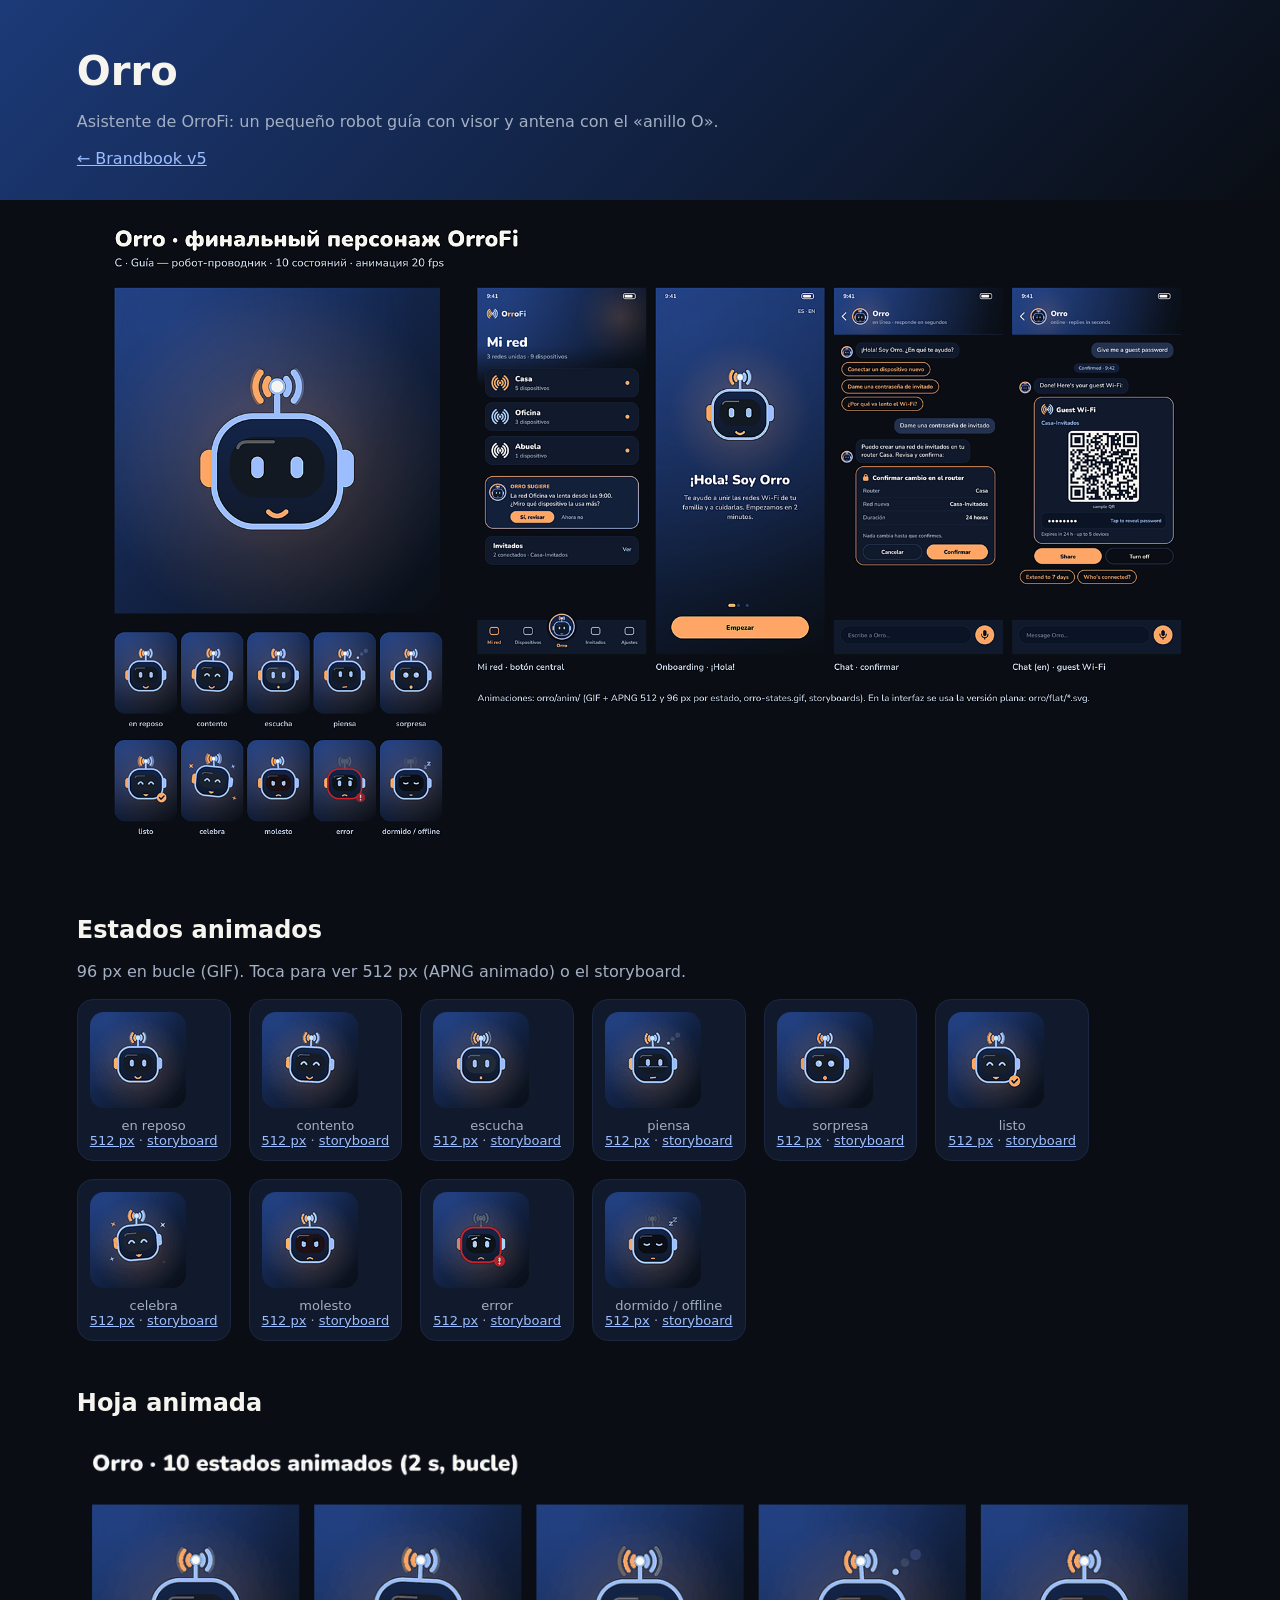
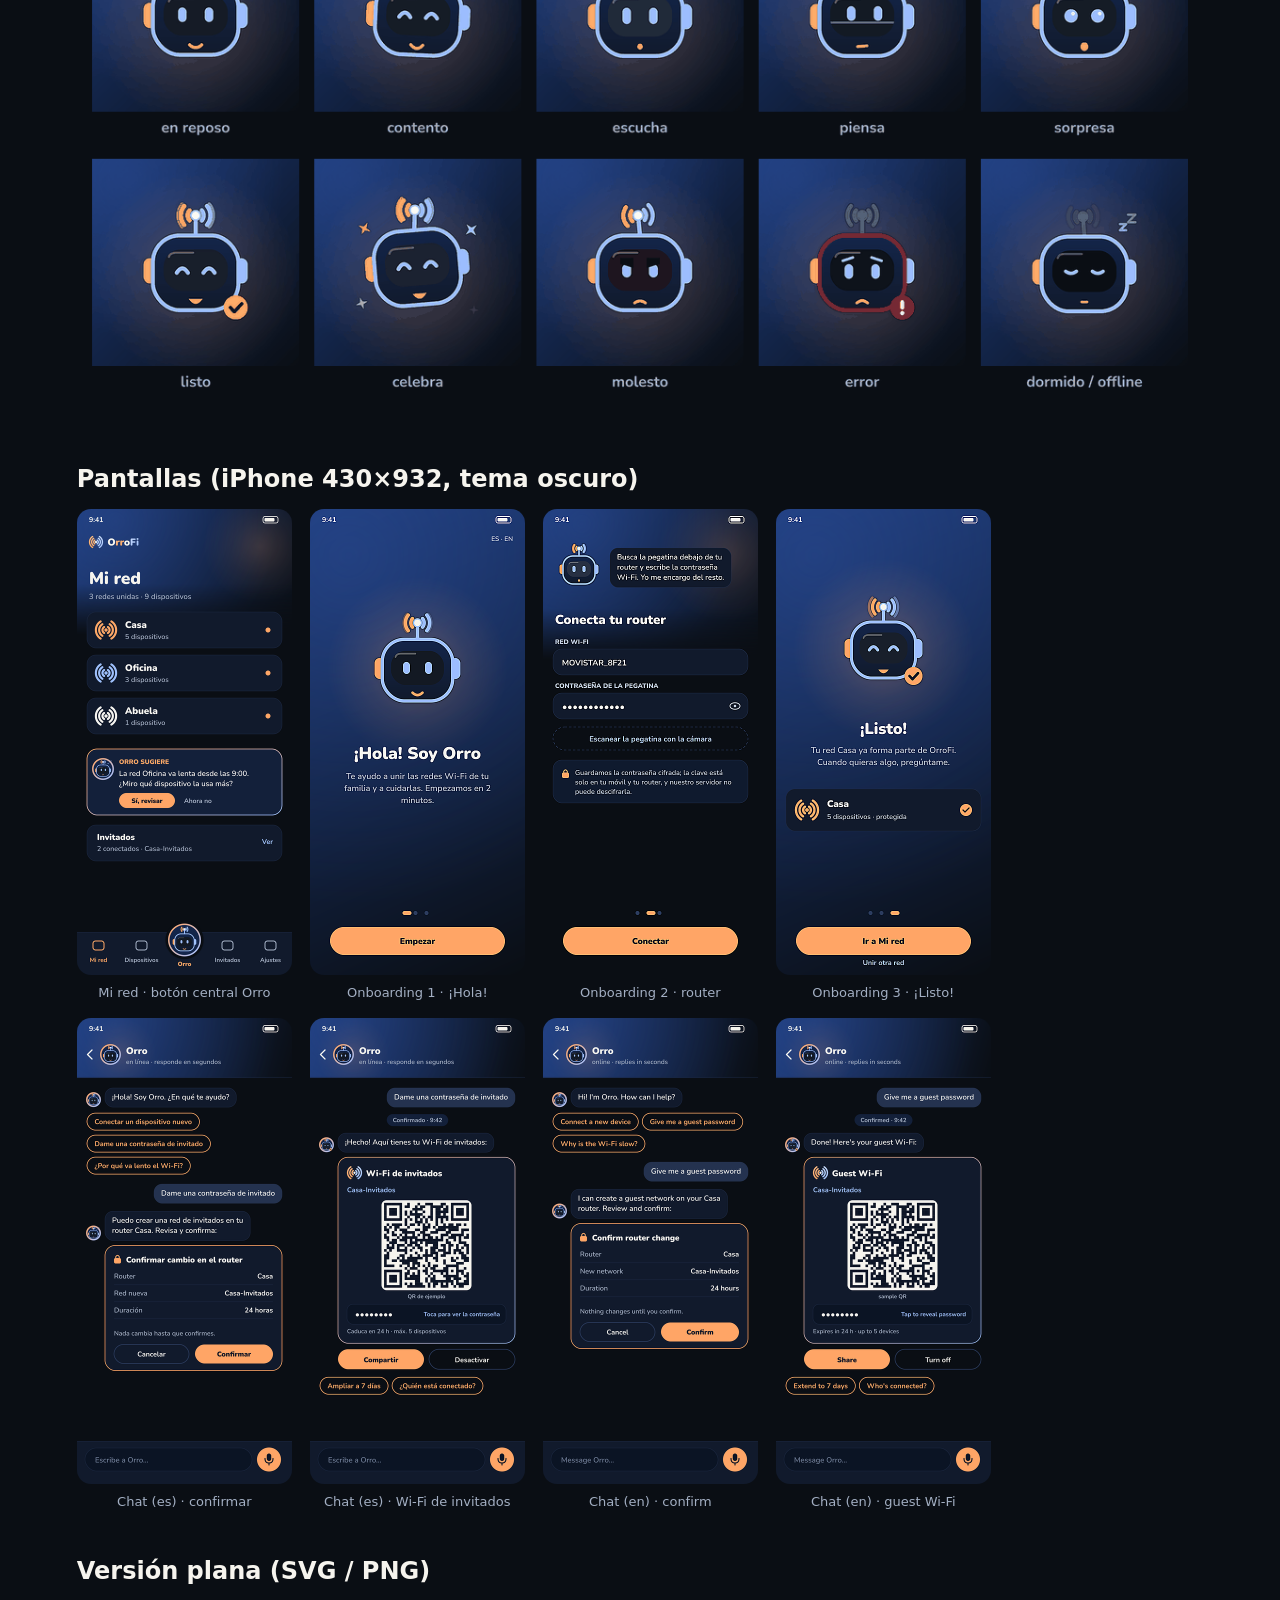
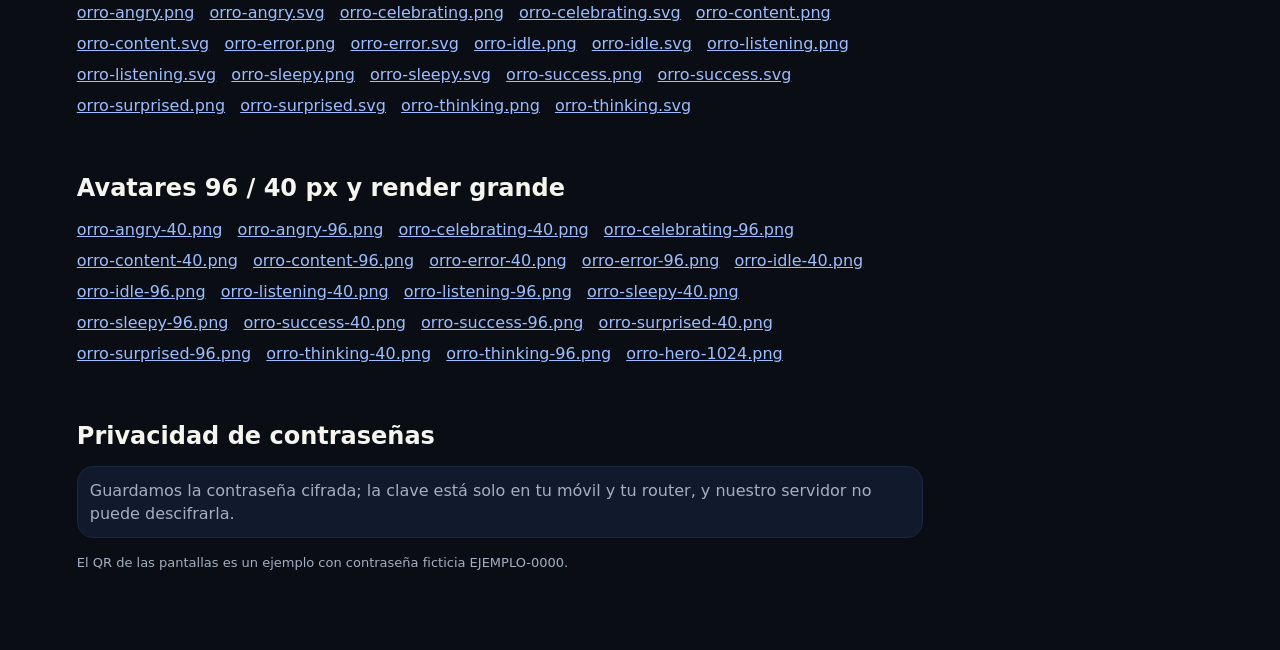
<file: orro/index.html>
<!doctype html><html lang="es"><head><meta charset="utf-8"><meta name="viewport" content="width=device-width,initial-scale=1">
<title>Orro · asistente de OrroFi</title><link rel="icon" type="image/png" href="../icons/ios/AppIcon-60.png"><style>body{margin:0;font-family:Nunito,system-ui,-apple-system,Segoe UI,sans-serif;background:#0A0E14;color:#F6F4EE}
header{padding:48px 6vw 32px;background:linear-gradient(135deg,#1C3A78 0%,#13254A 45%,#0A0E14 100%)}
h1{margin:0 0 8px;font-size:40px}h2{margin:48px 0 16px;font-size:24px}h3{margin:24px 0 10px;font-size:17px;color:#FFA566}
p,li{color:#A3AFC3;line-height:1.45;max-width:820px}a{color:#9CBDFF}main{padding:0 6vw 64px}
img{max-width:100%;height:auto;border-radius:14px}.row{display:flex;flex-wrap:wrap;gap:18px}figure{margin:0}
figcaption{font-size:13px;color:#A3AFC3;margin-top:6px;text-align:center}.tile{background:#111A2C;border:1px solid #1B2740;border-radius:16px;padding:12px}
.dl a{display:inline-block;margin:0 10px 8px 0}nav a{margin-right:16px}</style></head><body>
<header><h1>Orro</h1><p>Asistente de OrroFi: un pequeño robot guía con visor y antena con el «anillo O».</p><nav><a href="../index.html">← Brandbook v5</a></nav></header>
<main>
<img src="orro-final-overview.png" alt="Orro: personaje, estados y pantallas">
<h2>Estados animados</h2><p>96 px en bucle (GIF). Toca para ver 512 px (APNG animado) o el storyboard.</p><div class="row"><figure class="tile"><a href="anim/512/orro-idle-512.png"><img src="anim/96/orro-idle-96.gif" width="96" height="96" alt="Orro idle"></a><figcaption>en reposo<br><a href="anim/512/orro-idle-512.png">512 px</a> · <a href="anim/storyboards/storyboard-idle.png">storyboard</a></figcaption></figure><figure class="tile"><a href="anim/512/orro-content-512.png"><img src="anim/96/orro-content-96.gif" width="96" height="96" alt="Orro content"></a><figcaption>contento<br><a href="anim/512/orro-content-512.png">512 px</a> · <a href="anim/storyboards/storyboard-content.png">storyboard</a></figcaption></figure><figure class="tile"><a href="anim/512/orro-listening-512.png"><img src="anim/96/orro-listening-96.gif" width="96" height="96" alt="Orro listening"></a><figcaption>escucha<br><a href="anim/512/orro-listening-512.png">512 px</a> · <a href="anim/storyboards/storyboard-listening.png">storyboard</a></figcaption></figure><figure class="tile"><a href="anim/512/orro-thinking-512.png"><img src="anim/96/orro-thinking-96.gif" width="96" height="96" alt="Orro thinking"></a><figcaption>piensa<br><a href="anim/512/orro-thinking-512.png">512 px</a> · <a href="anim/storyboards/storyboard-thinking.png">storyboard</a></figcaption></figure><figure class="tile"><a href="anim/512/orro-surprised-512.png"><img src="anim/96/orro-surprised-96.gif" width="96" height="96" alt="Orro surprised"></a><figcaption>sorpresa<br><a href="anim/512/orro-surprised-512.png">512 px</a> · <a href="anim/storyboards/storyboard-surprised.png">storyboard</a></figcaption></figure><figure class="tile"><a href="anim/512/orro-success-512.png"><img src="anim/96/orro-success-96.gif" width="96" height="96" alt="Orro success"></a><figcaption>listo<br><a href="anim/512/orro-success-512.png">512 px</a> · <a href="anim/storyboards/storyboard-success.png">storyboard</a></figcaption></figure><figure class="tile"><a href="anim/512/orro-celebrating-512.png"><img src="anim/96/orro-celebrating-96.gif" width="96" height="96" alt="Orro celebrating"></a><figcaption>celebra<br><a href="anim/512/orro-celebrating-512.png">512 px</a> · <a href="anim/storyboards/storyboard-celebrating.png">storyboard</a></figcaption></figure><figure class="tile"><a href="anim/512/orro-angry-512.png"><img src="anim/96/orro-angry-96.gif" width="96" height="96" alt="Orro angry"></a><figcaption>molesto<br><a href="anim/512/orro-angry-512.png">512 px</a> · <a href="anim/storyboards/storyboard-angry.png">storyboard</a></figcaption></figure><figure class="tile"><a href="anim/512/orro-error-512.png"><img src="anim/96/orro-error-96.gif" width="96" height="96" alt="Orro error"></a><figcaption>error<br><a href="anim/512/orro-error-512.png">512 px</a> · <a href="anim/storyboards/storyboard-error.png">storyboard</a></figcaption></figure><figure class="tile"><a href="anim/512/orro-sleepy-512.png"><img src="anim/96/orro-sleepy-96.gif" width="96" height="96" alt="Orro sleepy"></a><figcaption>dormido / offline<br><a href="anim/512/orro-sleepy-512.png">512 px</a> · <a href="anim/storyboards/storyboard-sleepy.png">storyboard</a></figcaption></figure></div>
<h2>Hoja animada</h2><img src="anim/orro-states.gif" alt="10 estados animados de Orro" loading="lazy">
<h2>Pantallas (iPhone 430×932, tema oscuro)</h2><div class="row"><figure><a href="screens/01-home-mi-red.png"><img src="screens/01-home-mi-red.png" alt="Mi red · botón central Orro" width="215" loading="lazy"></a><figcaption>Mi red · botón central Orro</figcaption></figure><figure><a href="screens/02-onboarding-1-hola.png"><img src="screens/02-onboarding-1-hola.png" alt="Onboarding 1 · ¡Hola!" width="215" loading="lazy"></a><figcaption>Onboarding 1 · ¡Hola!</figcaption></figure><figure><a href="screens/03-onboarding-2-router.png"><img src="screens/03-onboarding-2-router.png" alt="Onboarding 2 · router" width="215" loading="lazy"></a><figcaption>Onboarding 2 · router</figcaption></figure><figure><a href="screens/04-onboarding-3-listo.png"><img src="screens/04-onboarding-3-listo.png" alt="Onboarding 3 · ¡Listo!" width="215" loading="lazy"></a><figcaption>Onboarding 3 · ¡Listo!</figcaption></figure><figure><a href="screens/05-chat-es-1-confirmar.png"><img src="screens/05-chat-es-1-confirmar.png" alt="Chat (es) · confirmar" width="215" loading="lazy"></a><figcaption>Chat (es) · confirmar</figcaption></figure><figure><a href="screens/06-chat-es-2-invitados.png"><img src="screens/06-chat-es-2-invitados.png" alt="Chat (es) · Wi‑Fi de invitados" width="215" loading="lazy"></a><figcaption>Chat (es) · Wi‑Fi de invitados</figcaption></figure><figure><a href="screens/07-chat-en-1-confirmar.png"><img src="screens/07-chat-en-1-confirmar.png" alt="Chat (en) · confirm" width="215" loading="lazy"></a><figcaption>Chat (en) · confirm</figcaption></figure><figure><a href="screens/08-chat-en-2-invitados.png"><img src="screens/08-chat-en-2-invitados.png" alt="Chat (en) · guest Wi‑Fi" width="215" loading="lazy"></a><figcaption>Chat (en) · guest Wi‑Fi</figcaption></figure></div>
<h2>Versión plana (SVG / PNG)</h2><p class="dl"><a href="flat/orro-angry.png" download>orro-angry.png</a> <a href="flat/orro-angry.svg" download>orro-angry.svg</a> <a href="flat/orro-celebrating.png" download>orro-celebrating.png</a> <a href="flat/orro-celebrating.svg" download>orro-celebrating.svg</a> <a href="flat/orro-content.png" download>orro-content.png</a> <a href="flat/orro-content.svg" download>orro-content.svg</a> <a href="flat/orro-error.png" download>orro-error.png</a> <a href="flat/orro-error.svg" download>orro-error.svg</a> <a href="flat/orro-idle.png" download>orro-idle.png</a> <a href="flat/orro-idle.svg" download>orro-idle.svg</a> <a href="flat/orro-listening.png" download>orro-listening.png</a> <a href="flat/orro-listening.svg" download>orro-listening.svg</a> <a href="flat/orro-sleepy.png" download>orro-sleepy.png</a> <a href="flat/orro-sleepy.svg" download>orro-sleepy.svg</a> <a href="flat/orro-success.png" download>orro-success.png</a> <a href="flat/orro-success.svg" download>orro-success.svg</a> <a href="flat/orro-surprised.png" download>orro-surprised.png</a> <a href="flat/orro-surprised.svg" download>orro-surprised.svg</a> <a href="flat/orro-thinking.png" download>orro-thinking.png</a> <a href="flat/orro-thinking.svg" download>orro-thinking.svg</a></p>
<h2>Avatares 96 / 40 px y render grande</h2><p class="dl"><a href="avatars/orro-angry-40.png" download>orro-angry-40.png</a> <a href="avatars/orro-angry-96.png" download>orro-angry-96.png</a> <a href="avatars/orro-celebrating-40.png" download>orro-celebrating-40.png</a> <a href="avatars/orro-celebrating-96.png" download>orro-celebrating-96.png</a> <a href="avatars/orro-content-40.png" download>orro-content-40.png</a> <a href="avatars/orro-content-96.png" download>orro-content-96.png</a> <a href="avatars/orro-error-40.png" download>orro-error-40.png</a> <a href="avatars/orro-error-96.png" download>orro-error-96.png</a> <a href="avatars/orro-idle-40.png" download>orro-idle-40.png</a> <a href="avatars/orro-idle-96.png" download>orro-idle-96.png</a> <a href="avatars/orro-listening-40.png" download>orro-listening-40.png</a> <a href="avatars/orro-listening-96.png" download>orro-listening-96.png</a> <a href="avatars/orro-sleepy-40.png" download>orro-sleepy-40.png</a> <a href="avatars/orro-sleepy-96.png" download>orro-sleepy-96.png</a> <a href="avatars/orro-success-40.png" download>orro-success-40.png</a> <a href="avatars/orro-success-96.png" download>orro-success-96.png</a> <a href="avatars/orro-surprised-40.png" download>orro-surprised-40.png</a> <a href="avatars/orro-surprised-96.png" download>orro-surprised-96.png</a> <a href="avatars/orro-thinking-40.png" download>orro-thinking-40.png</a> <a href="avatars/orro-thinking-96.png" download>orro-thinking-96.png</a> <a href="orro-hero-1024.png" download>orro-hero-1024.png</a></p>
<h2>Privacidad de contraseñas</h2><p class="tile">Guardamos la contraseña cifrada; la clave está solo en tu móvil y tu router, y nuestro servidor no puede descifrarla.</p>
<p style="font-size:13px">El QR de las pantallas es un ejemplo con contraseña ficticia EJEMPLO-0000.</p>
</main></body></html>
</file>
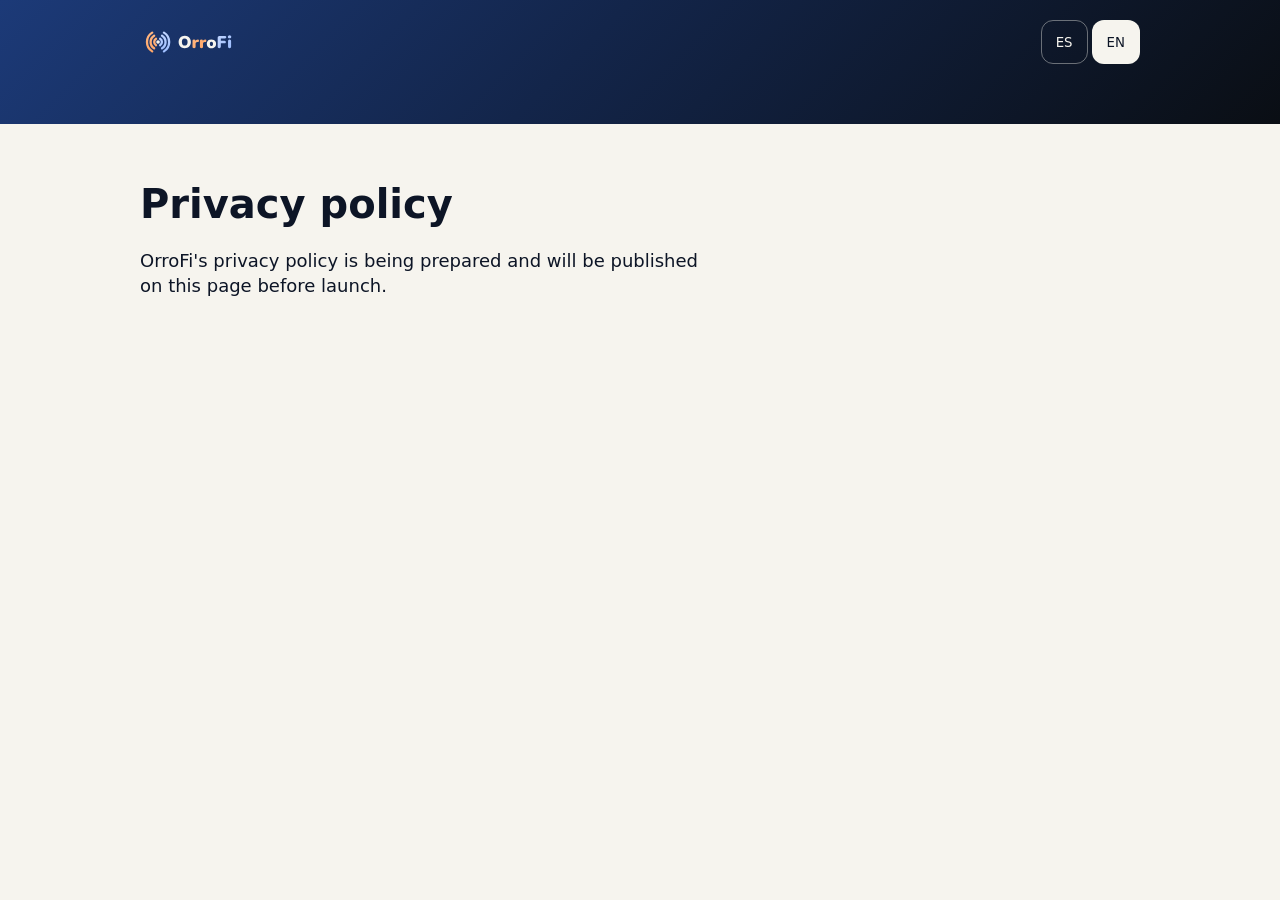
<file: privacidad/index.html>
<!doctype html>
<html lang="es">
<head>
<meta charset="utf-8">
<meta name="viewport" content="width=device-width,initial-scale=1">
<meta name="robots" content="noindex">
<title>Política de privacidad · OrroFi</title>
<link rel="icon" type="image/png" href="../icons/ios/AppIcon-60.png">
<link rel="stylesheet" href="../cliente-web/landing.css">
<style>
main.priv{padding:56px 0 96px;min-height:50vh}
main.priv h1{font-size:clamp(28px,5vw,40px)}
main.priv p{font-size:18px;max-width:560px}
[hidden]{display:none!important}
</style>
</head>
<body>
<header class="hero" style="padding-bottom:20px"><div class="wrap"><div class="bar">
<a href="../cliente-web/index.html"><img src="../logo/lockup-h-dark.svg" alt="OrroFi" height="36"></a>
<div class="r"><div class="lang" role="group" aria-label="Idioma"><button type="button" data-l="es" aria-pressed="true">ES</button><button type="button" data-l="en" aria-pressed="false">EN</button></div></div>
</div></div></header>
<main class="priv"><div class="wrap">
<div lang="es" data-l="es"><h1>Política de privacidad</h1><p>La política de privacidad de OrroFi está en preparación y se publicará en esta página antes del lanzamiento.</p></div>
<div lang="en" data-l="en" hidden><h1>Privacy policy</h1><p>OrroFi's privacy policy is being prepared and will be published on this page before launch.</p></div>
</div></main>
<script>
(function(){
  var T={es:"Política de privacidad · OrroFi",en:"Privacy policy · OrroFi"};
  function get(){try{return localStorage.getItem("orrofi.lang")}catch(e){return null}}
  function set(l){try{localStorage.setItem("orrofi.lang",l)}catch(e){}}
  var l=get();
  if(l!=="es"&&l!=="en"){l=(navigator.language||"es").slice(0,2).toLowerCase();if(l!=="en")l="es"}
  function apply(l){
    document.documentElement.lang=l;document.title=T[l];
    [].forEach.call(document.querySelectorAll("div[data-l]"),function(d){d.hidden=d.getAttribute("data-l")!==l});
    [].forEach.call(document.querySelectorAll("button[data-l]"),function(b){b.setAttribute("aria-pressed",String(b.getAttribute("data-l")===l))});
  }
  [].forEach.call(document.querySelectorAll("button[data-l]"),function(b){b.addEventListener("click",function(){var n=b.getAttribute("data-l");set(n);apply(n)})});
  apply(l);
})();
</script>
</body>
</html>
</file>
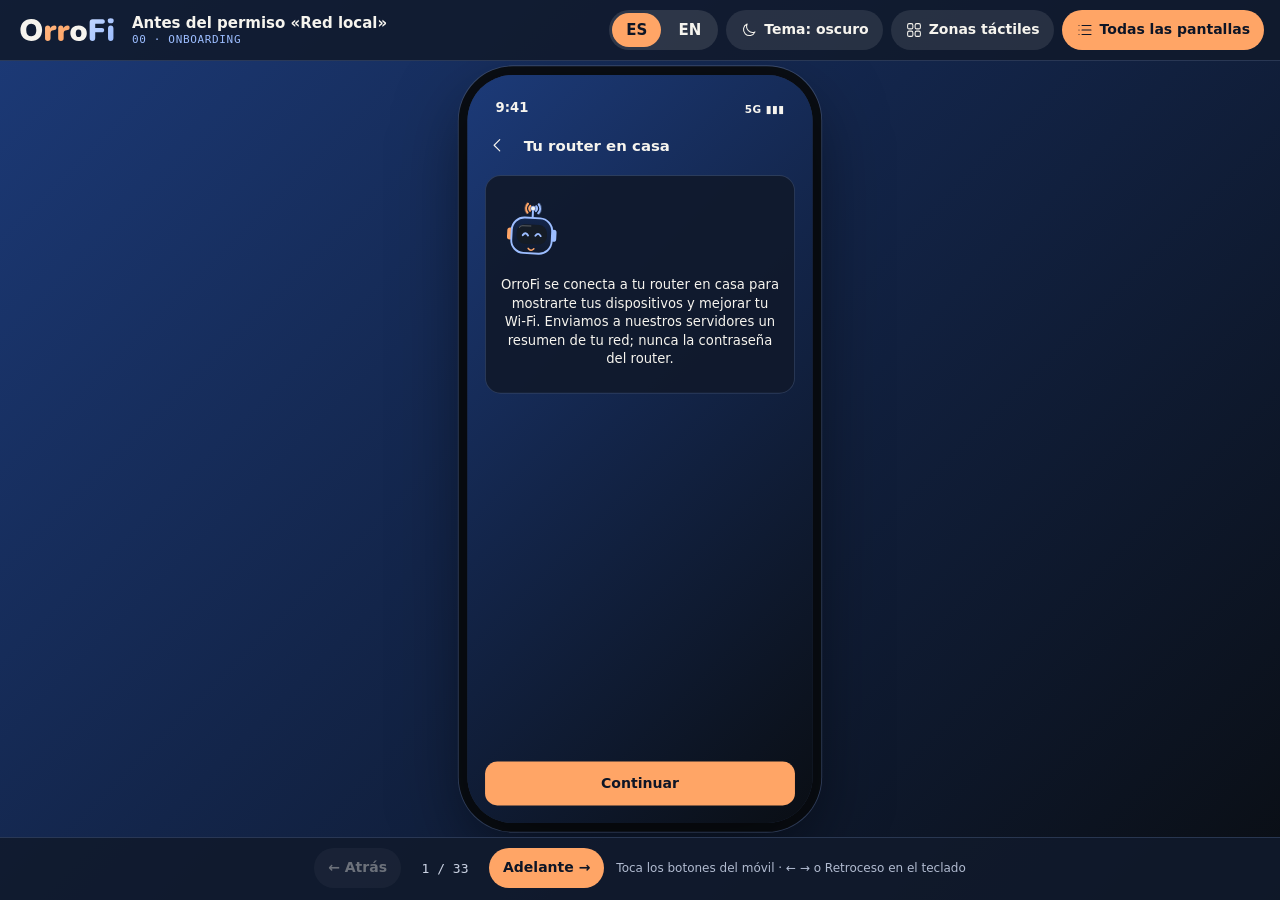
<file: prototipo/index.html>
<!doctype html><html lang="es"><head><meta charset="utf-8">
<meta name="viewport" content="width=device-width,initial-scale=1,viewport-fit=cover">
<meta name="robots" content="noindex">
<title>OrroFi · Mi red — prototipo clicable</title>
<style>
/* OrroFi design tokens v5.1 — generado de design-tokens.json. Dos temas: .v1/[data-theme=dark] y .v2/[data-theme=light]. */
:root{--fd:Inter,-apple-system,system-ui,sans-serif;--fn:'JetBrains Mono',ui-monospace,monospace;--tr:-.03em;--sp-xs:4px;--sp-s:6px;--sp-m:8px;--sp-l:10px;--sp-xl:12px;--sp-xxl:16px;--sp-xxxl:20px;--sp-screen:24px;--touch-min:44px;--ease-fast:120ms ease;--icon-stroke:1.4;}
.v1,[data-theme=dark]{
  --bg:#050507;
  --c:rgba(18,19,22,.86);
  --c-solid:#121316;
  --t:#EDEEF0;
  --t2:#B9BCC4;
  --m:#8A8E98;
  --a:#FFA566;
  --ao:#050507;
  --ib:rgba(255,255,255,.05);
  --sep:rgba(255,255,255,.07);
  --sep2:#3A3D45;
  --ln:rgba(255,165,102,.14);
  --cb-color:rgba(255,165,102,.12);
  --ok:#FFA566;
  --okb:rgba(255,165,102,.1);
  --w:#FFB13B;
  --wb:rgba(255,177,59,.12);
  --er:#FF6B6B;
  --erb:rgba(255,107,107,.12);
  --bub:rgba(255,255,255,.06);
  --bu:#FFA566;
  --buo:#050507;
  --sg:rgba(255,255,255,.05);
  --sgo:rgba(255,165,102,.14);
  --gl:rgba(255,165,102,.06);
  --gl2:rgba(255,165,102,.18);
  --rt:rgba(255,255,255,.08);
  --tinv:#050507;
  --r:18px;
  --br:14px;
  --rs:14px;
}
.v2,[data-theme=light]{
  --bg:#F4F5F2;
  --c:#FFFFFF;
  --c-solid:#FFFFFF;
  --t:#0D0E10;
  --t2:#3A3D42;
  --m:#696C73;
  --a:#B5500F;
  --ao:#0D0E10;
  --ib:#F0F1EC;
  --sep:#E6E7E2;
  --sep2:#BFC1BA;
  --ln:#E1E2DC;
  --cb-color:#E1E2DC;
  --ok:#3F7A00;
  --okb:#EEF8C8;
  --w:#9A5A00;
  --wb:#FFF0D6;
  --er:#C0261D;
  --erb:#FDE8E6;
  --bub:#FFFFFF;
  --bu:#0D0E10;
  --buo:#FFFFFF;
  --sg:#E9EAE4;
  --sgo:#FFFFFF;
  --gl:rgba(13,14,16,.05);
  --gl2:rgba(13,14,16,.14);
  --rt:#E6E7E1;
  --tinv:#FFFFFF;
  --r:12px;
  --br:10px;
  --rs:10px;
}
@media (prefers-color-scheme:dark){[data-theme=system]{color-scheme:dark}}

/* Brandbook OrroFi v5: sustituye los acentos antiguos (sin amarillo ácido). Fuente: la del sistema. */
:root{--fd:Nunito,-apple-system,system-ui,'Segoe UI',sans-serif}
[data-theme=dark]{--bg:#13254A;--phbg:linear-gradient(135deg,#1C3A78 0%,#13254A 45%,#0A0E14 100%);--c:rgba(17,26,44,.92);--c-solid:#111A2C;--t:#F6F4EE;--t2:#CBD3E4;--m:#B1BBD0;--a:#FFA566;--ao:#0D1526;--ib:rgba(246,244,238,.07);--sep:rgba(246,244,238,.1);--sep2:#3C4D70;--ln:rgba(156,189,255,.2);--ok:#9CBDFF;--okb:rgba(156,189,255,.08);--w:#FFA566;--wb:rgba(255,165,102,.14);--er:#FF9A9F;--erb:rgba(180,35,44,.3);--sgo:rgba(255,165,102,.2);--rt:rgba(246,244,238,.12);--tinv:#0D1526;--r:18px;--br:14px}
[data-theme=light]{--bg:#F6F4EE;--phbg:#F6F4EE;--c:#FFFFFF;--c-solid:#FFFFFF;--t:#0D1526;--t2:#2B3750;--m:#4F5B70;--a:#B5500F;--ao:#F6F4EE;--ib:#ECE9E0;--sep:#E4E0D5;--sep2:#BDB8AA;--ln:#E0DCCF;--ok:#2F5FB3;--okb:#E3EBF8;--w:#9A430C;--wb:#FBE8D8;--er:#B4232C;--erb:#FBE3E4;--sgo:#FFFFFF;--rt:#E4E0D5;--tinv:#F6F4EE;--r:14px;--br:12px}
*{box-sizing:border-box;margin:0}
body{font:400 15px/1.4 var(--fd);background:#0A0E14;color:#F6F4EE;padding:24px}
body[data-theme=light]{background:#E6E2D6}
button{font:inherit;color:inherit;background:none;border:0;cursor:pointer}
.top{display:flex;gap:16px;align-items:center;flex-wrap:wrap;max-width:1700px;margin:0 auto 24px}
.top h1{font:600 20px var(--fd);flex:1;min-width:240px;color:#F6F4EE}
body[data-theme=light] .top h1,body[data-theme=light] .top p{color:#0D1526}
.top p{font-size:13px;color:#CBD3E4;flex-basis:100%}
body[data-theme=light] .top p{color:#2B3750}
.wm{height:36px;width:auto;display:block}
.wm.l{display:none}body[data-theme=light] .wm.d{display:none}body[data-theme=light] .wm.l{display:block}
.tg{height:44px;padding:0 18px;border-radius:999px;background:#F6F4EE;color:#0D1526;font-weight:600}
body[data-theme=light] .tg{background:#0D1526;color:#F6F4EE}
.lg{display:flex;background:rgba(246,244,238,.12);border-radius:999px;padding:3px;gap:3px}
body[data-theme=light] .lg{background:rgba(13,21,38,.1)}
.lg button{height:38px;min-width:48px;padding:0 14px;border-radius:999px;font-weight:600;color:#F6F4EE}
body[data-theme=light] .lg button{color:#0D1526}
.lg button[aria-pressed=true]{background:#FFA566;color:#0D1526}
body[data-theme=light] .lg button[aria-pressed=true]{background:#B5500F;color:#F6F4EE}
.grid{display:flex;flex-wrap:wrap;gap:40px;justify-content:center;max-width:1700px;margin:0 auto}
figure{display:flex;flex-direction:column;gap:14px;align-items:center}
figcaption{font:400 12px 'JetBrains Mono',ui-monospace,monospace;letter-spacing:.08em;text-transform:uppercase;color:#CBD3E4}
body[data-theme=light] figcaption{color:#2B3750}
.phone{width:393px;height:852px;border-radius:52px;overflow:hidden;position:relative;flex:none;background:var(--bg);background:var(--phbg);color:var(--t);box-shadow:0 0 0 10px #111,0 0 0 11px #333,0 30px 80px rgba(0,0,0,.35);display:flex;flex-direction:column}
.sb{height:54px;flex:none;display:flex;justify-content:space-between;align-items:flex-end;padding:0 32px 8px;font:600 15px var(--fd)}
.sb span:last-child{font-size:12px;letter-spacing:.04em}
.nav{flex:none;display:flex;align-items:center;gap:8px;padding:4px 12px 8px;min-height:48px}
.nav .bk{width:44px;height:44px;display:grid;place-items:center;border-radius:12px}
.nav h2{font:600 17px var(--fd);flex:1}
.nav.big{padding:4px 24px 8px}.nav.big .shbtn{background:var(--ib);color:var(--t);flex:none}
.opts{display:flex;flex-direction:column;gap:8px}.opt{height:50px;border-radius:var(--br);background:var(--ib);color:var(--t);font-weight:600;font-size:16px;text-align:left;padding:0 16px;border:2px solid transparent}.opt.on{border-color:var(--a)}
.nav.big h2{font-size:34px;letter-spacing:-.03em;line-height:1.1;font-weight:700}
.body{flex:1;overflow:hidden;padding:4px 20px 20px;display:flex;flex-direction:column;gap:12px}
.phone.scroll .body{overflow-y:auto}
.ic{width:22px;height:22px;fill:none;stroke:currentColor;stroke-width:1.4;stroke-linecap:round;stroke-linejoin:round;flex:none}
.ic.s{width:18px;height:18px}.ic.l{width:28px;height:28px}
.card{background:var(--c);border:1px solid var(--ln);border-radius:var(--r);padding:16px}
.hud{font:400 10px 'JetBrains Mono',ui-monospace,monospace;letter-spacing:.14em;text-transform:uppercase;color:var(--m)}
.sec{font-size:13px;color:var(--m)}
.t2{color:var(--t2)}.m{color:var(--m)}.sm{font-size:13px}.cap{font-size:12px}
.mono{font-family:'JetBrains Mono',ui-monospace,monospace;letter-spacing:-.02em}
.row{display:flex;align-items:center;gap:12px}.sp{flex:1;min-width:0}
.tile{width:40px;height:40px;border-radius:12px;background:var(--ib);display:grid;place-items:center;flex:none;color:var(--t)}
.tile.a{background:var(--a);color:var(--ao)}
.btn{height:50px;border-radius:var(--br);width:100%;font-weight:600;font-size:16px;display:flex;align-items:center;justify-content:center;gap:8px;background:var(--a);color:var(--ao)}
.btn.g{background:var(--ib);color:var(--t)}
.btn.d{background:var(--erb);color:var(--er)}
.btn.sm{height:44px;font-size:15px;width:auto;padding:0 18px}
.pill{display:inline-flex;align-items:center;gap:6px;height:26px;padding:0 10px;border-radius:999px;font-size:12px;background:var(--ib);color:var(--t2);white-space:nowrap}
.pill.ok{background:var(--okb);color:var(--ok)}.pill.w{background:var(--wb);color:var(--w)}.pill.er{background:var(--erb);color:var(--er)}
.dot{width:7px;height:7px;border-radius:50%;background:currentColor}
.stats{display:grid;grid-template-columns:repeat(3,1fr);gap:8px}
.stat{background:var(--c);border:1px solid var(--ln);border-radius:var(--br);padding:12px 10px}
.stat b{display:block;font:500 22px 'JetBrains Mono',ui-monospace,monospace;letter-spacing:-.04em;margin-top:4px}
.stat b small{font-size:11px;color:var(--m);font-weight:400;letter-spacing:0}
.list{display:flex;flex-direction:column}
.li{display:flex;align-items:center;gap:12px;min-height:60px;padding:8px 0;border-top:1px solid var(--sep)}
.li:first-child{border-top:0}
.li .nm{font-size:15px;white-space:nowrap;overflow:hidden;text-overflow:ellipsis}
.li.off .tile{opacity:.6}.li.off .nm{color:var(--t2)}
.rt{text-align:right;flex:none}
.sw{width:51px;height:31px;border-radius:999px;background:var(--sep2);position:relative;flex:none;transition:.12s}
.sw::after{content:"";position:absolute;top:2px;left:2px;width:27px;height:27px;border-radius:50%;background:#fff;transition:.12s}
.sw.on{background:var(--a)}.sw.on::after{left:22px;background:var(--ao)}
body[data-theme=light] .sw.on::after{background:#fff}
.tabs{flex:none;display:flex;border-top:1px solid var(--sep);padding:6px 4px 26px;background:var(--c-solid)}
.tabs div{flex:1;display:flex;flex-direction:column;align-items:center;gap:2px;font-size:11px;color:var(--m);min-height:44px;justify-content:center}
.tabs .on{color:var(--t)}
.banner{display:flex;gap:10px;align-items:flex-start;padding:12px 14px;border-radius:var(--br);font-size:14px}
.banner.w{background:var(--wb);color:var(--w)}.banner.er{background:var(--erb);color:var(--er)}.banner.ok{background:var(--okb);color:var(--ok)}
.banner.in{background:var(--c);border:1px solid var(--ln);color:var(--t)}
.banner b{font-weight:700}
.sk{background:var(--ib);border-radius:8px;display:block}
.seg{display:flex;background:var(--ib);border-radius:var(--br);padding:3px;gap:3px}
.seg>*{flex:1;height:38px;display:grid;place-items:center;border-radius:calc(var(--br) - 3px);font-size:14px;color:var(--t2)}
.seg .on{background:var(--sgo);color:var(--t);font-weight:700}
body[data-theme=light] .seg .on{box-shadow:0 1px 2px rgba(13,21,38,.15)}
.fm{height:50px;border-radius:var(--br);background:var(--ib);padding:0 14px;display:flex;align-items:center;justify-content:space-between;font-size:16px;width:100%;text-align:left}
.lbl{font-size:13px;color:var(--m);margin:0 0 6px 2px;display:block}
.bar{height:8px;border-radius:4px;background:var(--rt);overflow:hidden}.bar i{display:block;height:100%;background:var(--a);border-radius:4px}
.sheet{position:absolute;left:0;right:0;bottom:0;background:var(--c-solid);border-radius:28px 28px 0 0;padding:12px 20px 34px;display:flex;flex-direction:column;gap:12px;box-shadow:0 -20px 60px rgba(0,0,0,.4);border-top:1px solid var(--ln);z-index:5}
.scrim{position:absolute;inset:0;background:rgba(0,0,0,.5);z-index:4}
.phone.ovx .ov{display:none}
.sheet .grab{width:40px;height:5px;border-radius:3px;background:var(--sep2);align-self:center}
.lock{background:linear-gradient(160deg,#1C3A78,#0A0E14 65%);color:#F6F4EE}
.lock .clock{text-align:center;margin-top:40px}.lock .clock b{display:block;font:300 88px/1 var(--fd);letter-spacing:-.04em}
.notif{margin:0 14px;background:rgba(40,52,78,.82);backdrop-filter:blur(20px);border-radius:22px;padding:14px;display:flex;flex-direction:column;gap:12px;color:#F6F4EE}
.notif .nt{display:flex;gap:12px}
.notif .ap{width:40px;height:40px;border-radius:10px;background:#13254A;border:1px solid rgba(156,189,255,.35);display:grid;place-items:center;flex:none}
.notif .ap img{width:28px;height:28px;display:block}
.notif p{font-size:13px;color:#E4E8F1}
.nacts{display:grid;grid-template-columns:1fr 1fr;gap:8px}
.nacts button{height:44px;border-radius:12px;background:rgba(246,244,238,.16);font-weight:600;color:#F6F4EE}
.nacts button.b{background:rgba(255,154,159,.22);color:#FFC4C7}
.qr{width:200px;height:200px;margin:4px auto;background:#fff;padding:14px;border-radius:16px}
.qr svg{width:100%;height:100%;display:block}
.map{background:var(--c);border:1px solid var(--ln);border-radius:var(--r);height:330px;position:relative;overflow:hidden;flex:none}
.map svg{width:100%;height:100%;display:block}
.chan{display:flex;align-items:flex-end;gap:6px;height:120px;padding-top:8px}
.chan div{flex:1;background:var(--rt);border-radius:3px 3px 0 0;position:relative;min-height:4px}
.chan div.me{background:var(--a)}.chan div.nb{background:var(--sep2)}
.chan-x{display:flex;gap:6px;margin-top:4px}.chan-x span{flex:1;text-align:center;font:400 10px 'JetBrains Mono',monospace;color:var(--m)}
.chan-x span.me{color:var(--t);font-weight:700}
.hist{border-left:2px solid var(--sep2);margin-left:6px;padding-left:16px;display:flex;flex-direction:column;gap:14px}
.hist>div{position:relative}.hist>div::before{content:"";position:absolute;left:-23px;top:5px;width:10px;height:10px;border-radius:50%;background:var(--sep2);border:2px solid var(--bg)}
.hist>div.w::before{background:var(--w)}.hist>div.er::before{background:var(--er)}
.lnk{display:inline-flex;align-items:center;min-height:44px;margin:-8px 0 -12px;font-size:13px;color:var(--a);text-decoration:underline;text-underline-offset:3px}
.sticker{background:#F6F4EE;color:#0D1526;border-radius:14px;padding:14px 16px;transform:rotate(-1.5deg);box-shadow:0 2px 0 rgba(0,0,0,.2);font:400 12px/1.5 'JetBrains Mono',ui-monospace,monospace}
.sticker .k{display:block;color:#4F5B70;font-size:10px;letter-spacing:.08em;text-transform:uppercase;margin-top:6px}
.sticker .pw{display:inline-block;margin-top:2px;padding:2px 6px;border:1.5px solid #0D1526;border-radius:6px;font-weight:500;font-size:14px}
.score{display:flex;align-items:baseline;gap:6px;font-family:'JetBrains Mono',ui-monospace,monospace;letter-spacing:-.05em}
.score b{font-weight:500;font-size:56px;line-height:1}.score span{font-size:16px;color:var(--m);letter-spacing:0}
.score.sm2 b{font-size:30px}.score.sm2 span{font-size:13px}
.scorebtn{display:flex;align-items:center;gap:12px;width:100%;text-align:left;margin-top:12px;padding:10px 12px;min-height:64px;border-radius:var(--br);background:var(--ib)}
.scorebtn .ch{font-size:22px;color:var(--m)}
.chk{width:28px;height:28px;border-radius:8px;border:1.5px solid var(--sep2);display:grid;place-items:center;flex:none}
.chk.on{background:var(--a);border-color:var(--a);color:var(--ao)}
.sigbox{height:72px;border-radius:var(--br);border:1px solid var(--sep2);display:grid;place-items:center;font:italic 400 26px Georgia,serif}
.btn:disabled,.sw:disabled{opacity:.55;cursor:not-allowed}
.dpt p{margin:0 0 6px}.dpt b{color:var(--t)}
.acts{display:grid;grid-template-columns:repeat(4,1fr);gap:8px}
.act{display:flex;flex-direction:column;align-items:center;justify-content:center;gap:4px;min-height:64px;border-radius:var(--br);background:var(--ib);color:var(--t);font-size:12px}
.act:disabled,.act[aria-disabled=true]{opacity:.55;cursor:not-allowed}
.fm.err{box-shadow:inset 0 0 0 1.5px var(--er)}
.tg:focus-visible,.lg button:focus-visible,.sw:focus-visible,button:focus-visible{outline:2px solid #FFA566;outline-offset:2px}
body[data-theme=light] button:focus-visible{outline-color:#2F5FB3}
/* Orro */
.orro{display:block;flex:none;object-fit:contain}
@keyframes bob{0%,100%{transform:translateY(0)}50%{transform:translateY(-2px)}}
.orro.bob{animation:bob 3.2s ease-in-out infinite}
/* Pasos de «Mejorando» */
.steps{display:flex;align-items:flex-start;gap:4px;margin-top:12px}
.step{flex:1;display:flex;flex-direction:column;align-items:center;gap:6px;text-align:center;font-size:12px;color:var(--m);position:relative}
.step::before{content:"";position:absolute;top:13px;right:50%;width:100%;height:2px;background:var(--sep2)}
.step:first-child::before{display:none}
.step i{width:28px;height:28px;border-radius:50%;display:grid;place-items:center;font:600 13px var(--fd);font-style:normal;background:var(--ib);color:var(--t2);position:relative;z-index:1}
.step.done i{background:var(--okb);color:var(--ok)}.step.done::before,.step.cur::before{background:var(--ok)}
.step.cur i{background:var(--a);color:var(--ao)}.step.cur{color:var(--t);font-weight:700}
.er-t{color:var(--er)}.nl{margin:10px 0;padding-left:20px;display:flex;flex-direction:column;gap:8px}.nl .gate{display:flex;width:max-content;margin-top:6px}
/* Etiqueta de pantallas pendientes de revisión */
.gate{align-self:flex-start;display:inline-flex;align-items:center;gap:6px;height:26px;padding:0 10px;border-radius:999px;font-size:12px;font-weight:700;background:var(--wb);color:var(--w);border:1px solid currentColor}
.ph{border:1.5px dashed var(--w);border-radius:var(--br);padding:10px 12px;color:var(--w);font-size:13px;font-weight:700}
@media (prefers-reduced-motion:reduce){*{transition:none!important;animation:none!important}}

/* ===== Prototipo: shell ===== */
html,body{height:100%}
body{padding:0;overflow:hidden;display:flex;flex-direction:column;background:linear-gradient(135deg,#1C3A78 0%,#13254A 45%,#0A0E14 100%);color:#F6F4EE}
body[data-theme=light]{background:#F6F4EE;color:#0D1526}
[hidden]{display:none!important}
.pbar{flex:none;display:flex;align-items:center;gap:10px 14px;padding:10px 16px;background:rgba(17,26,44,.88);border-bottom:1px solid rgba(156,189,255,.18);flex-wrap:wrap}
body[data-theme=light] .pbar,body[data-theme=light] .bot{background:#FFFFFF;border-color:#E0DCCF}
.pbar .wm{height:28px}
.ttl{flex:1;min-width:160px;font:600 15px/1.25 var(--fd);color:#F6F4EE;overflow:hidden}
.ttl #ttl{display:block;white-space:nowrap;overflow:hidden;text-overflow:ellipsis}
.ttl small{display:block;font:400 11px 'JetBrains Mono',ui-monospace,monospace;color:#9CBDFF;letter-spacing:.06em;text-transform:uppercase;white-space:nowrap;overflow:hidden;text-overflow:ellipsis}
body[data-theme=light] .ttl{color:#0D1526}body[data-theme=light] .ttl small{color:#2F5FB3}
.tools{display:flex;gap:8px;align-items:center;flex-wrap:wrap}
.pb{height:40px;padding:0 14px;border-radius:999px;background:rgba(246,244,238,.1);color:#F6F4EE;font-weight:600;font-size:14px;white-space:nowrap;display:inline-flex;align-items:center;gap:6px}
.pb .ic{width:18px;height:18px}
.pb:hover{background:rgba(246,244,238,.18)}
.pb.pri{background:#FFA566;color:#0D1526}.pb.pri:hover{background:#FFB57F}
.pb[aria-pressed=true]{box-shadow:inset 0 0 0 2px #9CBDFF}
.pb:disabled{opacity:.4;cursor:default}
body[data-theme=light] .pb{background:#ECE9E0;color:#0D1526}
body[data-theme=light] .pb:hover{background:#E4E0D5}
body[data-theme=light] .pb.pri{background:#B5500F;color:#F6F4EE}
body[data-theme=light] .pb[aria-pressed=true]{box-shadow:inset 0 0 0 2px #2F5FB3}
.lg button{height:34px}
.stage{flex:1;min-height:0;position:relative;overflow:hidden}
.pwrap{position:absolute;left:50%;top:50%;width:393px;height:852px;transform-origin:center center}
.pwrap .phone{display:none;box-shadow:0 30px 80px rgba(0,0,0,.5),0 0 0 10px #0A0E14,0 0 0 11px #3C4D70}
body[data-theme=light] .pwrap .phone{box-shadow:0 30px 70px rgba(13,21,38,.22),0 0 0 10px #0D1526,0 0 0 11px #4F5B70}
.pwrap .phone.cur{display:flex}
.pwrap .phone .body{overflow-y:auto;scrollbar-width:none}
.pwrap .phone .body::-webkit-scrollbar{display:none}
.pwrap .phone .body > .card[style*="flex:1"]{overflow-y:auto!important;scrollbar-width:none}
.bot{flex:none;display:flex;align-items:center;justify-content:center;gap:12px;padding:10px 16px 12px;background:rgba(17,26,44,.88);border-top:1px solid rgba(156,189,255,.18);flex-wrap:wrap}
.cnt{font:500 13px 'JetBrains Mono',ui-monospace,monospace;color:#CBD3E4;min-width:64px;text-align:center}
body[data-theme=light] .cnt{color:#2B3750}
.hint2{font-size:12px;color:#B1BBD0}body[data-theme=light] .hint2{color:#4F5B70}
@media (max-width:700px){.hint2{display:none}.pb .lbl2{display:none}.pb{padding:0 12px}.pbar{padding:8px 10px;gap:8px}.ttl{min-width:0;flex-basis:calc(100% - 110px)}.tools{width:100%;justify-content:space-between}.bot{padding:8px 10px}}
/* toast dentro del teléfono */
.ptoast{position:absolute;left:50%;top:12px;transform:translateX(-50%);max-width:340px;width:max-content;background:#F6F4EE;color:#0D1526;padding:10px 16px;border-radius:16px;font:600 14px/1.3 var(--fd);opacity:0;transition:opacity .2s;pointer-events:none;z-index:30;box-shadow:0 10px 30px rgba(0,0,0,.35);text-align:center}
body[data-theme=light] .ptoast{background:#0D1526;color:#F6F4EE}
.ptoast.on{opacity:1}
/* elementos añadidos por el prototipo */
.lirow{width:100%;text-align:left;color:inherit}
.li.blk .rt .cap:last-child{color:var(--er)}
.pin{flex:1;min-width:0;height:100%;background:none;border:0;color:var(--t);font:inherit;font-size:16px}
.pin::placeholder{color:var(--m)}
input.fm{border:0;color:var(--t);font:inherit;font-size:16px}
input.fm.err{box-shadow:inset 0 0 0 1.5px var(--er)}
.peek{display:inline-flex;align-items:center;gap:4px;min-height:44px;min-width:44px;justify-content:flex-end;color:var(--m);font-size:12px}
.sht{font:700 20px var(--fd)}
.sheet .seg button{height:38px}
.psh.sheet{max-height:86%;overflow-y:auto}
.prog{margin-top:12px;display:flex;flex-direction:column;gap:8px}
.prog .bar i{transition:width .1s linear}
.sepx{margin-top:12px;display:flex;flex-direction:column;gap:8px}
.chk:not(.on) .ic{opacity:0}
.sigbox{position:relative;overflow:hidden}
.sigc{position:absolute;inset:0;width:100%;height:100%;touch-action:none;cursor:crosshair;border-radius:var(--br)}
.sigph{font:400 13px var(--fd);color:var(--m);pointer-events:none;font-style:normal}
.sigbox.done .sigph{display:none}
.sigrow{display:flex;justify-content:space-between;align-items:center;margin-top:2px}
.fid{width:64px;height:64px;border-radius:18px;border:2px solid var(--a);display:grid;place-items:center;margin:4px auto;color:var(--a)}
input:focus-visible,canvas:focus-visible,[tabindex]:focus-visible{outline:2px solid #FFA566;outline-offset:2px}
body[data-theme=light] input:focus-visible,body[data-theme=light] canvas:focus-visible{outline-color:#2F5FB3}
/* resaltar zonas táctiles */
body.showlinks .pwrap .phone.cur button:not(:disabled),body.showlinks .pwrap .phone.cur input,body.showlinks .pwrap .phone.cur canvas{outline:2px dashed #FFA566;outline-offset:-2px}
body.showlinks[data-theme=light] .pwrap .phone.cur button:not(:disabled),body.showlinks[data-theme=light] .pwrap .phone.cur input,body.showlinks[data-theme=light] .pwrap .phone.cur canvas{outline-color:#2F5FB3}
/* cuadrícula «Todas las pantallas» */
.toc{position:fixed;inset:0;z-index:50;overflow:auto;padding:20px 24px 40px;background:rgba(10,14,20,.94)}
body[data-theme=light] .toc{background:rgba(246,244,238,.97)}
.tochd{display:flex;gap:16px;align-items:flex-start;justify-content:space-between;position:sticky;top:-20px;padding:20px 0 12px;margin-top:-20px;background:inherit;z-index:2}
.toc h2{font:700 22px var(--fd);color:#F6F4EE}
.toc .sub{color:#CBD3E4;font-size:13px;margin-top:4px}
body[data-theme=light] .toc h2{color:#0D1526}body[data-theme=light] .toc .sub{color:#2B3750}
.toc .grp{font:500 11px 'JetBrains Mono',ui-monospace,monospace;letter-spacing:.1em;text-transform:uppercase;color:#9CBDFF;margin:22px 0 10px}
body[data-theme=light] .toc .grp{color:#2F5FB3}
.cells{display:flex;flex-wrap:wrap;gap:14px}
.cell{width:142px;display:flex;flex-direction:column;gap:8px;padding:8px;border-radius:16px;background:#111A2C;border:1px solid rgba(156,189,255,.16);color:#F6F4EE;text-align:left;font-size:13px;line-height:1.3}
.cell:hover{border-color:#FFA566}
.cell.cur{border-color:#FFA566;box-shadow:0 0 0 2px #FFA566}
body[data-theme=light] .cell{background:#FFFFFF;border-color:#E0DCCF;color:#0D1526}
body[data-theme=light] .cell:hover,body[data-theme=light] .cell.cur{border-color:#B5500F}
body[data-theme=light] .cell.cur{box-shadow:0 0 0 2px #B5500F}
.cell small{display:block;font:600 11px 'JetBrains Mono',ui-monospace,monospace;color:#FFA566;margin-bottom:2px}
body[data-theme=light] .cell small{color:#B5500F}
.th{display:block;width:126px;height:273px;border-radius:16px;overflow:hidden;position:relative;flex:none;pointer-events:none}
.thi{position:absolute;left:0;top:0;width:393px;height:852px;transform:scale(.3206);transform-origin:0 0}
.thi .phone{display:flex;box-shadow:none;border-radius:52px}
@media (max-width:700px){.toc{padding:12px}.cell{width:calc(50% - 7px)}.th{width:100%;height:auto;aspect-ratio:393/852}.thi{transform:scale(var(--ts,.3206))}}
</style></head>
<body data-theme="dark">
<svg width="0" height="0" style="position:absolute" aria-hidden="true"><symbol id="i-alert" viewBox="0 0 24 24"><path d="M12 3.5 2.8 19.5h18.4z"/><path d="M12 10v4.5M12 17.2v.1"/></symbol><symbol id="i-ant" viewBox="0 0 24 24"><path d="M12 11v10M8.5 21h7M7 4.5a7 7 0 0 0 0 10M17 4.5a7 7 0 0 1 0 10M9.5 7a3.5 3.5 0 0 0 0 5M14.5 7a3.5 3.5 0 0 1 0 5"/><circle cx="12" cy="9.5" r="1.2"/></symbol><symbol id="i-back" viewBox="0 0 24 24"><path d="m15 5-7 7 7 7"/></symbol><symbol id="i-bell" viewBox="0 0 24 24"><path d="M6 16.5V11a6 6 0 1 1 12 0v5.5l1.5 1.5h-15zM10 21h4"/></symbol><symbol id="i-bld" viewBox="0 0 24 24"><path d="M4 21V5l8-2v18M12 8h8v13M8 8h.01M8 12h.01M8 16h.01M16 12h.01M16 16h.01"/></symbol><symbol id="i-bolt" viewBox="0 0 24 24"><path d="M13 2 4.5 13.5H11L10 22l8.5-11.5H12z"/></symbol><symbol id="i-book" viewBox="0 0 24 24"><path d="M5 4h10a4 4 0 0 1 4 4v12H9a4 4 0 0 1-4-4z"/></symbol><symbol id="i-bot" viewBox="0 0 24 24"><rect x="5" y="8" width="14" height="11" rx="3"/><path d="M12 4v4M9 13h.01M15 13h.01"/></symbol><symbol id="i-bubble" viewBox="0 0 24 24"><path d="M20 12c0 4.4-3.6 8-8 8-1.3 0-2.6-.3-3.7-.9L4 20l1-4.1A8 8 0 1 1 20 12z"/></symbol><symbol id="i-cal" viewBox="0 0 24 24"><rect x="3.5" y="5" width="17" height="15.5" rx="3"/><path d="M3.5 10h17M8 3v4M16 3v4"/></symbol><symbol id="i-camera" viewBox="0 0 24 24"><rect x="3" y="7" width="18" height="12" rx="2.5"/><circle cx="12" cy="13" r="3.2"/><path d="M8 7l1.2-2h5.6L16 7"/></symbol><symbol id="i-card" viewBox="0 0 24 24"><rect x="2.5" y="5.5" width="19" height="13" rx="3"/><path d="M2.5 10h19"/></symbol><symbol id="i-chat" viewBox="0 0 24 24"><path d="M4 5h16v11H9l-5 4z"/></symbol><symbol id="i-check" viewBox="0 0 24 24"><path d="m5 12.5 4.5 4.5L19 7.5"/></symbol><symbol id="i-chev" viewBox="0 0 24 24"><path d="m9 5 7 7-7 7"/></symbol><symbol id="i-clock" viewBox="0 0 24 24"><circle cx="12" cy="12" r="9"/><path d="M12 7v5.5l3.5 2"/></symbol><symbol id="i-dev" viewBox="0 0 24 24"><rect x="2.5" y="4.5" width="13" height="10" rx="2"/><path d="M5.5 18.5h7M18 8h3.5v12H18z"/></symbol><symbol id="i-dl" viewBox="0 0 24 24"><path d="M12 4v11M7 10.5l5 5 5-5M5 20h14"/></symbol><symbol id="i-doc" viewBox="0 0 24 24"><path d="M6 3h9l4 4v13a1 1 0 0 1-1 1H6a1 1 0 0 1-1-1V4a1 1 0 0 1 1-1z"/><path d="M14 3v5h5M8.5 13h7M8.5 17h5"/></symbol><symbol id="i-eye" viewBox="0 0 24 24"><path d="M2 12s4-7 10-7 10 7 10 7-4 7-10 7S2 12 2 12z"/><circle cx="12" cy="12" r="3"/></symbol><symbol id="i-fiber" viewBox="0 0 24 24"><path d="M3 12h5l2-5 4 10 2-5h5"/></symbol><symbol id="i-file" viewBox="0 0 24 24"><path d="M6 3h8l4 4v14H6z"/><path d="M14 3v4h4"/></symbol><symbol id="i-gauge" viewBox="0 0 24 24"><path d="M3.5 16a8.5 8.5 0 1 1 17 0"/><path d="m12 16 4-5"/></symbol><symbol id="i-gift" viewBox="0 0 24 24"><rect x="3.5" y="9" width="17" height="11.5" rx="2"/><path d="M2.5 9h19M12 9v11.5M12 9c-1.5-4-6-4-5.5-1S12 9 12 9zM12 9c1.5-4 6-4 5.5-1S12 9 12 9z"/></symbol><symbol id="i-globe" viewBox="0 0 24 24"><circle cx="12" cy="12" r="9"/><path d="M3 12h18M12 3c3 3.2 3 14.8 0 18M12 3c-3 3.2-3 14.8 0 18"/></symbol><symbol id="i-grid" viewBox="0 0 24 24"><rect x="3.5" y="3.5" width="7" height="7" rx="2"/><rect x="13.5" y="3.5" width="7" height="7" rx="2"/><rect x="3.5" y="13.5" width="7" height="7" rx="2"/><rect x="13.5" y="13.5" width="7" height="7" rx="2"/></symbol><symbol id="i-home" viewBox="0 0 24 24"><path d="M3 10.5 12 3l9 7.5V20a1 1 0 0 1-1 1h-5v-6h-6v6H4a1 1 0 0 1-1-1z"/></symbol><symbol id="i-human" viewBox="0 0 24 24"><path d="M12 12a4 4 0 1 0 0-8 4 4 0 0 0 0 8zM4 20c1.5-3.5 4.5-5 8-5s6.5 1.5 8 5"/></symbol><symbol id="i-inbox" viewBox="0 0 24 24"><path d="M3.5 13.5 6 5.5h12l2.5 8"/><path d="M3.5 13.5v5a1 1 0 0 0 1 1h15a1 1 0 0 0 1-1v-5h-5l-1.5 2.5h-4L8.5 13.5z"/></symbol><symbol id="i-info" viewBox="0 0 24 24"><circle cx="12" cy="12" r="9"/><path d="M12 11v5.5M12 7.8v.1"/></symbol><symbol id="i-key" viewBox="0 0 24 24"><circle cx="8" cy="15" r="4"/><path d="M11 12l9-9M16 7l3 3M14 9l2 2"/></symbol><symbol id="i-lamp" viewBox="0 0 24 24"><path d="M12 3a6 6 0 0 0-3.5 10.9V15h7v-1.1A6 6 0 0 0 12 3zM9.5 18h5M10.5 21h3"/></symbol><symbol id="i-laptop" viewBox="0 0 24 24"><rect x="5" y="5" width="14" height="10" rx="1.8"/><path d="M2.5 19h19"/></symbol><symbol id="i-list" viewBox="0 0 24 24"><path d="M8 6h12M8 12h12M8 18h12M4 6h.01M4 12h.01M4 18h.01"/></symbol><symbol id="i-lock" viewBox="0 0 24 24"><rect x="5" y="10.5" width="14" height="10" rx="2.5"/><path d="M8 10.5V7.5a4 4 0 0 1 8 0v3"/></symbol><symbol id="i-mail" viewBox="0 0 24 24"><rect x="3" y="5.5" width="18" height="13" rx="3"/><path d="m3.5 7.5 8.5 6 8.5-6"/></symbol><symbol id="i-map" viewBox="0 0 24 24"><path d="M9 4 3 6v14l6-2 6 2 6-2V4l-6 2-6-2zM9 4v14M15 6v14"/></symbol><symbol id="i-mic" viewBox="0 0 24 24"><rect x="9" y="3" width="6" height="11" rx="3"/><path d="M5.5 11.5a6.5 6.5 0 0 0 13 0M12 18v3"/></symbol><symbol id="i-mobile" viewBox="0 0 24 24"><rect x="7" y="2.5" width="10" height="19" rx="2.5"/><path d="M10.5 18.5h3"/></symbol><symbol id="i-moon" viewBox="0 0 24 24"><path d="M20 14.5A8 8 0 0 1 9.5 4 8 8 0 1 0 20 14.5z"/></symbol><symbol id="i-pause" viewBox="0 0 24 24"><rect x="6" y="5" width="4" height="14" rx="1"/><rect x="14" y="5" width="4" height="14" rx="1"/></symbol><symbol id="i-person" viewBox="0 0 24 24"><circle cx="12" cy="8" r="4"/><path d="M4 21c1.2-4 4.3-6 8-6s6.8 2 8 6"/></symbol><symbol id="i-phone" viewBox="0 0 24 24"><rect x="6.5" y="2.5" width="11" height="19" rx="3"/><path d="M10.5 18.5h3"/></symbol><symbol id="i-pin" viewBox="0 0 24 24"><path d="M12 21.5s-7-6.2-7-11.5a7 7 0 1 1 14 0c0 5.3-7 11.5-7 11.5z"/><circle cx="12" cy="10" r="2.5"/></symbol><symbol id="i-plus" viewBox="0 0 24 24"><path d="M12 5v14M5 12h14"/></symbol><symbol id="i-power" viewBox="0 0 24 24"><path d="M7.5 6.3a8 8 0 1 0 9 0M12 3v8"/></symbol><symbol id="i-qr" viewBox="0 0 24 24"><rect x="3" y="3" width="7" height="7" rx="1.5"/><rect x="14" y="3" width="7" height="7" rx="1.5"/><rect x="3" y="14" width="7" height="7" rx="1.5"/><path d="M14 14h3v3h-3zM21 14v.01M17.5 21H21v-3.5M14 21v.01"/></symbol><symbol id="i-retry" viewBox="0 0 24 24"><path d="M20 11a8 8 0 1 0-2.3 5.7"/><path d="M20 4.5V11h-6.5"/></symbol><symbol id="i-router" viewBox="0 0 24 24"><rect x="3" y="13" width="18" height="6.5" rx="2"/><path d="M7 13V8.5M17 13V8.5M7 16.25h.01M11 16.25h.01"/></symbol><symbol id="i-send" viewBox="0 0 24 24"><path d="M12 19V5M6 11l6-6 6 6"/></symbol><symbol id="i-settop" viewBox="0 0 24 24"><rect x="3" y="9" width="18" height="8" rx="2"/><path d="M7 13h4M17 13h.01M7 20h.01M17 20h.01"/></symbol><symbol id="i-share" viewBox="0 0 24 24"><path d="M12 15V4M8 8l4-4 4 4M5 13v6.5h14V13"/></symbol><symbol id="i-shield" viewBox="0 0 24 24"><path d="M12 3 4.5 6v6c0 4.5 3.2 8 7.5 9 4.3-1 7.5-4.5 7.5-9V6z"/><path d="m9 12 2 2 4-4"/></symbol><symbol id="i-signal" viewBox="0 0 24 24"><path d="M5 20v-4M10 20v-8M15 20V8M20 20V4"/></symbol><symbol id="i-spark" viewBox="0 0 24 24"><path d="M12 3v3M12 18v3M3 12h3M18 12h3M6 6l2 2M16 16l2 2M6 18l2-2M16 8l2-2"/><circle cx="12" cy="12" r="3"/></symbol><symbol id="i-speaker" viewBox="0 0 24 24"><rect x="6" y="3" width="12" height="18" rx="3"/><circle cx="12" cy="14.2" r="3.2"/><path d="M12 7.5h.01"/></symbol><symbol id="i-ticket" viewBox="0 0 24 24"><path d="M3 8a2 2 0 0 0 0 4v0a2 2 0 0 1 0 4v2h18v-2a2 2 0 0 1 0-4 2 2 0 0 1 0-4V6H3z"/><path d="M14 6v12" stroke-dasharray="2 2"/></symbol><symbol id="i-trash" viewBox="0 0 24 24"><path d="M4 7h16M9 7V4.5h6V7M6.5 7l.8 12.5a1 1 0 0 0 1 .9h7.4a1 1 0 0 0 1-.9L17.5 7M10 11v5M14 11v5"/></symbol><symbol id="i-tv" viewBox="0 0 24 24"><rect x="2.5" y="5" width="19" height="12.5" rx="2.5"/><path d="M8 21h8"/></symbol><symbol id="i-unknown" viewBox="0 0 24 24"><circle cx="12" cy="12" r="9"/><path d="M9.6 9.6a2.5 2.5 0 1 1 3.5 2.3c-.7.4-1.1.9-1.1 1.7M12 17h.01"/></symbol><symbol id="i-users" viewBox="0 0 24 24"><circle cx="9" cy="8" r="3.5"/><path d="M2.5 20c1-3 3.5-4.5 6.5-4.5s5.5 1.5 6.5 4.5M16 4.5a3.5 3.5 0 0 1 0 7M18 15.5c2 .6 3 2 3.5 4.5"/></symbol><symbol id="i-wifi" viewBox="0 0 24 24"><path d="M2 8.8a15 15 0 0 1 20 0M5.5 12.4a10 10 0 0 1 13 0M9 16a5 5 0 0 1 6 0"/><circle cx="12" cy="19.5" r="1.1" fill="currentColor" stroke="none"/></symbol><symbol id="i-wifioff" viewBox="0 0 24 24"><path d="M3 3l18 18"/><path d="M2 8.8a15 15 0 0 1 5-3M22 8.8a15 15 0 0 0-8.6-3.7M5.5 12.4a10 10 0 0 1 3.4-2M18.5 12.4a10 10 0 0 0-3-1.8M9 16a5 5 0 0 1 6 0"/><circle cx="12" cy="19.5" r="1.1" fill="currentColor" stroke="none"/></symbol><symbol id="i-wrench" viewBox="0 0 24 24"><path d="M14.5 6.5a4 4 0 0 0 5 5l-9 9a2.1 2.1 0 0 1-3-3l9-9a4 4 0 0 1-2-2z"/></symbol><symbol id="i-x" viewBox="0 0 24 24"><path d="M6 6l12 12M18 6 6 18"/></symbol></svg>
<header class="pbar">
 <img class="wm d" id="wmd" alt="OrroFi" height="28"><img class="wm l" id="wml" alt="OrroFi" height="28">
 <div class="ttl"><span id="ttl"></span><small id="code"></small></div>
 <div class="tools">
  <div class="lg" role="group" aria-label="Idioma / Language"><button id="l-es" aria-pressed="true">ES</button><button id="l-en" aria-pressed="false">EN</button></div>
  <button class="pb" id="tg" aria-pressed="false"></button>
  <button class="pb" id="lk" aria-pressed="false"></button>
  <button class="pb pri" id="tocb" aria-haspopup="dialog"></button>
 </div>
</header>
<main class="stage" id="stage"><div class="pwrap" id="pw"><div id="phones"></div><div class="ptoast" id="toast" role="status" aria-live="polite"></div></div></main>
<footer class="bot">
 <button class="pb" id="prev"></button><span class="cnt" id="cnt" aria-live="polite"></span><button class="pb pri" id="next"></button>
 <span class="hint2" id="hint"></span>
</footer>
<div class="toc" id="toc" role="dialog" aria-modal="true" aria-labelledby="toch" hidden>
 <div class="tochd"><div><h2 id="toch"></h2><p class="sub" id="tocsub"></p></div><button class="pb" id="tocx"></button></div>
 <div id="cells"></div>
</div>
<script>
const A={"orro-angry": "[data-uri]", "orro-celebrating": "[data-uri]", "orro-content": "[data-uri]", "orro-error": "[data-uri]", "orro-idle": "[data-uri]", "orro-listening": "[data-uri]", "orro-sleepy": "[data-uri]", "orro-success": "[data-uri]", "orro-surprised": "[data-uri]", "orro-thinking": "[data-uri]", "symbol-color-dark": "[data-uri]", "symbol-color-light": "[data-uri]", "wordmark-dark": "[data-uri]", "wordmark-light": "[data-uri]"};
let lang='es';
const x=(e,n)=>lang==='es'?e:n;
const PW=()=>x('Guardamos una copia cifrada de la contraseña de tu router en servidores de la UE para que puedas recuperarla en otro dispositivo. La clave para descifrarla está solo en tu teléfono: OrroFi no puede leerla. Puedes borrarla cuando quieras en Ajustes > Privacidad. Si pierdes el teléfono sin copia de la clave, tendrás que volver a introducir la contraseña.',"We keep an encrypted copy of your router password on EU servers so you can restore it on another device. The key to decrypt it is only on your phone: OrroFi cannot read it. You can delete it anytime in Settings > Privacy. If you lose your phone without a key backup, you'll need to enter the password again.");
const OJO=()=>x('Ojo: no es la contraseña del Wi-Fi. Busca “contraseña de administrador” o “acceso al router”.','Careful: this is not the Wi-Fi password. Look for “administrator password” or “router access”.');
const I=(n,c='')=>`<svg class="ic ${c}" aria-hidden="true"><use href="#i-${n}"/></svg>`;
const orro=(s,n=48,b=1)=>`<img class="orro${b?' bob':''}" src="${A['orro-'+s]||''}" width="${n}" height="${n}" alt="">`;
const sb=()=>`<div class="sb"><span>9:41</span><span>5G ▮▮▮</span></div>`;
const nav=(t,big,right='')=>big?`<div class="nav big"><h2>${t}</h2>${right}</div>`:`<div class="nav"><button class="bk" aria-label="${x('Atrás','Back')}">${I('back')}</button><h2>${t}</h2></div>`;
const tabs=()=>`<div class="tabs"><div>${I('home')}${x('Inicio','Home')}</div><div class="on">${I('wifi')}${x('Servicios','Services')}</div><div>${I('bubble')}${x('Mi gestor','My manager')}</div><div>${I('doc')}${x('Facturas','Bills')}</div><div>${I('person')}${x('Perfil','Profile')}</div></div>`;
const sw=(on,l)=>`<button class="sw ${on?'on':''}" role="switch" aria-checked="${on}" aria-label="${l}" onclick="this.classList.toggle('on');this.setAttribute('aria-checked',this.classList.contains('on'))"></button>`;
const phone=(cap,inner,cls='',id='')=>`<figure${id?` id="${id}"`:''}><div class="phone ${cls}">${inner}</div><figcaption>${cap}</figcaption></figure>`;
const screen=(t,body,o={})=>sb()+nav(t,o.big,o.right)+`<div class="body">${body}</div>`+(o.tabs?tabs():'');
const gate=t=>`<div class="gate" role="note">${I('alert','s')}${t}</div>`;
const goPause=()=>{const e=document.getElementById('f-pause');e&&e.scrollIntoView({behavior:matchMedia('(prefers-reduced-motion:reduce)').matches?'auto':'smooth',block:'center'})};
const goState=()=>{};
const notify=`this.textContent=this.dataset.on;this.disabled=true`;
const remind=()=>`<button class="btn sm" data-on="${x('Te avisaré','I will let you know')}" onclick="${notify}">${I('bell','s')}${x('Avísame','Remind me')}</button>`;
const ovToggle=`this.closest('.phone').classList.toggle('ovx')`;
const ovHide=`this.closest('.phone').classList.add('ovx')`;
const segPick=`[...this.parentNode.children].forEach(c=>c.classList.remove('on'));this.classList.add('on')`;

/* Primera capa de protección de datos (texto aprobado 31/10; marcadores [ ] = datos reales pendientes) */
const dpTog=b=>{const on=!b.classList.contains('on');b.classList.toggle('on',on);b.setAttribute('aria-checked',on);b.innerHTML=on?b.dataset.ic:'';b.closest('.phone').querySelectorAll('[data-needs-dp]').forEach(e=>{e.disabled=!on;e.setAttribute('aria-disabled',!on)})};
const dpLayer=()=>`<div class="card dp"><div class="hud" style="margin-bottom:10px">${x('Protección de datos — información básica','Data protection — basic information')}</div>
 <div class="sm t2 dpt"><p><b>${x('Responsable:','Controller:')}</b> ${x('PADELADA WORLD, S.L. (marca OrroFi).','PADELADA WORLD, S.L. (OrroFi brand).')}</p>
 <p><b>${x('Finalidad:','Purpose:')}</b> ${x('gestionar tu solicitud del servicio, contactarte sobre ella y, si contratas, prestarte el servicio y la atención al cliente.','to handle your service application, contact you about it and, if you sign up, provide the service and customer support.')}</p>
 <p><b>${x('Legitimación:','Legal basis:')}</b> ${x('aplicación de medidas precontractuales y ejecución del contrato que solicitas.','pre-contractual steps and performance of the contract you request.')}</p>
 <p><b>${x('Destinatarios:','Recipients:')}</b> ${x('[OPERADOR SOCIO / ninguno]; proveedores tecnológicos que actúan como encargados, con servidores en la UE. No se ceden datos salvo obligación legal.','[PARTNER OPERATOR / none]; technology providers acting as processors, with servers in the EU. No data is shared unless required by law.')}</p>
 <p><b>${x('Derechos:','Your rights:')}</b> ${x('acceso, rectificación, supresión, oposición, limitación y portabilidad, escribiendo a [EMAIL PRIVACIDAD]. También puedes reclamar ante la AEPD (aepd.es).','access, rectification, erasure, objection, restriction and portability, by writing to [PRIVACY EMAIL]. You may also complain to the AEPD (aepd.es).')}</p>
 <p><b>${x('Más información:','More information:')}</b> ${x('[URL POLÍTICA]','[POLICY URL]')}</p></div>
 <div class="row" style="align-items:flex-start;gap:14px;margin-top:12px"><button class="chk" role="checkbox" aria-checked="false" data-ic="${I('check','s').replace(/"/g,'&quot;')}" aria-label="${x('He leído la información sobre protección de datos.','I have read the data protection information.')}" onclick="dpTog(this)"></button><div class="sp">${x('He leído la información sobre protección de datos.','I have read the data protection information.')}</div></div>
 <div class="cap m" style="margin-top:10px">${x('Marcadores [ ] pendientes de datos reales','Placeholders [ ] pending real data')}</div></div>`;
/* Capa de datos para compartir Wi-Fi (10): sesiones de invitados y ubicación aproximada; plazo pendiente Legal */
const dpWifi=()=>`<div class="card dp"><div class="hud" style="margin-bottom:10px">${x('Protección de datos — compartir tu Wi-Fi','Data protection — sharing your Wi-Fi')}</div>
 <div class="sm t2 dpt"><p><b>${x('Responsable:','Controller:')}</b> ${x('PADELADA WORLD, S.L. (marca OrroFi).','PADELADA WORLD, S.L. (OrroFi brand).')}</p>
 <p><b>${x('Qué tratamos:','What we process:')}</b> ${x('registros de las sesiones de quien se conecta a tu punto (cuándo y cuánto tiempo) y la ubicación aproximada del punto, nunca la dirección exacta.','logs of the sessions of whoever connects to your point (when and for how long) and the approximate location of the point, never the exact address.')}</p>
 <p><b>${x('Finalidad:','Purpose:')}</b> ${x('prestar el servicio de Wi-Fi OrroFi, mostrar puntos cercanos y poder responder ante abusos.','to provide the Wi-Fi OrroFi service, show nearby points and be able to respond to abuse.')}</p>
 <p><b>${x('Más información:','More information:')}</b> <a class="lnk" href="#" onclick="return false">${x('Privacidad','Privacy')}</a></p></div>
 <div class="row" style="align-items:flex-start;gap:14px;margin-top:12px"><button class="chk" role="checkbox" aria-checked="false" data-ic="${I('check','s').replace(/"/g,'&quot;')}" aria-label="${x('He leído la información sobre protección de datos.','I have read the data protection information.')}" onclick="dpTog(this)"></button><div class="sp">${x('He leído la información sobre protección de datos.','I have read the data protection information.')}</div></div>
</div>`;
/* Capa de datos propia del mapa (11): ubicación solo mientras usas la app, sin historial, zonas aproximadas */
const dpMapa=()=>`<div class="card dp"><div class="hud" style="margin-bottom:10px">${x('Protección de datos — tu ubicación en el mapa','Data protection — your location on the map')}</div>
 <div class="sm t2 dpt"><p><b>${x('Responsable:','Controller:')}</b> ${x('PADELADA WORLD, S.L. (marca OrroFi).','PADELADA WORLD, S.L. (OrroFi brand).')}</p>
 <p><b>${x('Qué tratamos:','What we process:')}</b> ${x('tu ubicación, solo mientras usas la app, para mostrarte las zonas cercanas.','your location, only while you use the app, to show you nearby zones.')}</p>
 <p><b>${x('Qué no hacemos:','What we do not do:')}</b> ${x('no guardamos el historial de tu ubicación; mostramos solo zonas aproximadas, nunca puntos exactos.','we do not store your location history; we show approximate zones only, never exact points.')}</p>
 <p><b>${x('Finalidad:','Purpose:')}</b> ${x('mostrar zonas cercanas con puntos Wi-Fi OrroFi y permitirte conectarte a un punto verificado.','to show nearby zones with Wi-Fi OrroFi points and let you connect to a verified point.')}</p>
 <p><b>${x('Más información:','More information:')}</b> <a class="lnk" href="#" onclick="return false">${x('Privacidad','Privacy')}</a></p></div>
 <div class="row" style="align-items:flex-start;gap:14px;margin-top:12px"><button class="chk" role="checkbox" aria-checked="false" data-ic="${I('check','s').replace(/"/g,'&quot;')}" aria-label="${x('He leído la información sobre protección de datos.','I have read the data protection information.')}" onclick="dpTog(this)"></button><div class="sp">${x('He leído la información sobre protección de datos.','I have read the data protection information.')}</div></div>
</div>`;
const dnote=t=>`<div class="cap m" style="margin-top:4px">${x('Nota de diseño: ','Design note: ')}${t}</div>`;
/* Etiqueta humana de la señal */
const sigLbl=d=>d>=-50?x('Excelente','Excellent'):d>=-60?x('Buena','Good'):d>=-70?x('Regular','Fair'):x('Débil','Weak');

/* Datos ficticios */
const D=()=>[
 ['Nexa RX-5200','router','Nexa ('+x('ficticio','fictitious')+')',x('Cable · puerta de enlace','Cable · gateway'),'','',1],
 ['iPhone','mobile','Apple',x('Wi-Fi 5 GHz','Wi-Fi 5 GHz'),'−48 dBm','1,2 GB',1],
 ['MacBook','laptop','Apple','Wi-Fi 5 GHz','−52 dBm','8,4 GB',1],
 ['Nuki','lock','Nuki Home Solutions','Wi-Fi 2,4 GHz','−61 dBm','12 MB',1],
 ['Tapo L530','lamp','TP-Link','Wi-Fi 2,4 GHz','−58 dBm','3 MB',1],
 [x('TV Salón','Living-room TV'),'tv','LG Electronics',x('Cable Ethernet','Ethernet cable'),'','14,2 GB',1],
 ['living-room','speaker','Sonos','Wi-Fi 5 GHz','−55 dBm','640 MB',1],
 ['a17','mobile','Xiaomi','Wi-Fi 5 GHz',x('Visto hace 2 h','Seen 2 h ago'),'—',0],
 [x('Dispositivo de Ana',"Ana's device"),'mobile','Samsung','Wi-Fi 5 GHz','−63 dBm','310 MB',1],
 [x('Dispositivo desconocido','Unknown device'),'unknown','Espressif Inc. (MAC)','Wi-Fi 2,4 GHz','−67 dBm','1 MB',1],
 [x('Dispositivo desconocido','Unknown device'),'unknown','Shenzhen Bilian (MAC)','Wi-Fi 2,4 GHz',x('Visto ayer','Seen yesterday'),'—',0]];
const dev=d=>`<div class="li ${d[6]?'':'off'}"><div class="tile">${I(d[1])}</div><div class="sp"><div class="nm">${d[0]}</div><div class="cap m">${d[2]} · ${d[3]}</div></div><div class="rt"><div class="cap mono ${d[6]?'t2':'m'}">${d[5]}</div><div class="cap ${d[6]?'t2':'m'}">${d[6]?(d[4]||x('En línea','Online')):d[4]}</div></div></div>`;
const awayBn=()=>`<div class="card" role="status"><div class="row" style="align-items:flex-start">${orro('sleepy',48)}<div class="sp"><b>${x('Estás fuera de casa','You are away from home')}</b><div class="sm t2">${x('Estaré listo cuando vuelvas a casa.','I will be ready when you are back home.')}</div></div>${remind()}</div><div class="cap m" style="margin-top:8px">${x('Mostramos el último dato guardado. Actualizado hace 3 h (hoy, 18:42).','We show the last saved data. Updated 3 h ago (today, 18:42).')}</div></div>`;
const hdr=off=>off?`<div class="banner er" role="alert">${orro('error',44,0)}<div><b>${x('No veo tu router…','I cannot see your router…')}</b><br><span class="sm">${x('Mostramos los últimos datos de hoy a las 18:42. Comprueba que el router está encendido.','We show today’s last data from 18:42. Check that the router is on.')}</span></div></div>`:'';
const sum=f=>`<div class="stats"><div class="stat"><span class="hud">${x('Dispositivos','Devices')}</span><b>${f?'—':'11'}</b></div><div class="stat"><span class="hud">${x('Velocidad','Speed')}</span><b>${f?'—':'287<small>/292</small>'}</b><span class="cap m">Mbit/s</span></div><div class="stat"><span class="hud">Ping</span><b>${f?'—':'22<small> ms</small>'}</b></div></div>`;
const status=(off,away)=>{const reason=off||away?x('Último dato','Last data'):x('Canal con interferencias','Channel with interference');
 return `<div class="card"><div class="row"><div class="tile ${off?'':'a'}">${I(off?'wifioff':'router')}</div><div class="sp"><div>Nexa RX-5200</div><div class="cap m">${off?x('Último contacto 18:42','Last contact 18:42'):away?x('Actualizado hace 3 h','Updated 3 h ago'):x('Wi-Fi 6 · hace 1 min','Wi-Fi 6 · 1 min ago')}</div></div><span class="pill ${off?'er':away?'':'ok'}">${off?I('x','s')+x('Sin conexión','Offline'):away?x('Último dato','Last data'):'<i class="dot"></i>'+x('Internet OK','Internet OK')}</span></div>
 <button class="scorebtn" onclick="goState()" aria-label="Wi-Fi 6 ${x('de','out of')} 10. ${reason}. ${x('Ver estado de la red','See network status')}">${orro(off?'error':away?'sleepy':'content',44)}<span class="sp"><span class="hud">Wi-Fi</span><span class="score sm2 ${off||away?'m':''}"><b>6</b><span>${x('de 10','out of 10')}</span></span><span class="cap m" style="display:block">${reason}</span></span><span class="ch" aria-hidden="true">›</span></button></div>`;};
const opRow=()=>`<button class="card row" style="text-align:left;min-height:56px;width:100%"><div class="tile">${I('doc')}</div><div class="sp"><div>${x('Tu operador','Your operator')}</div><div class="cap m">${x('Ventanilla única · cuenta y averías','One window · account and faults')}</div></div><span class="m">›</span></button>`;

const acts=dis=>`<div class="acts">${[['pause',x('Pausa','Pause')],['power',x('Reiniciar','Restart')],['signal',x('Canal','Channel')],['wifi','Wi-Fi']].map(a=>`<button class="act" ${dis?'disabled aria-disabled="true"':''}${a[0]==='pause'&&!dis?' onclick="goPause()"':''}>${I(a[0])}${a[1]}</button>`).join('')}</div>${dis?`<div class="cap m" style="text-align:center;margin-top:-4px">${x('Disponible cuando estés en casa','Available when you are home')}</div>`:''}`;
const shieldBtn=()=>`<button class="bk shbtn" aria-label="${x('Seguridad','Security')}">${I('shield')}</button>`;
const pauseSheet=()=>`<div class="scrim"></div><div class="sheet" role="dialog" aria-label="${x('Pausar internet','Pause internet')}"><div class="grab"></div><h2 style="font:700 20px var(--fd)">${x('Pausar internet','Pause internet')}</h2><p class="t2 sm">${x('Pausa todo el internet de la red de casa, no solo un dispositivo. Se reanuda solo al terminar.','Pauses internet for the whole home network, not just one device. It resumes by itself when the time is up.')}</p><div class="opts" role="radiogroup" aria-label="${x('Duración','Duration')}">${[[x('30 min','30 min'),1],['1 h',0],[x('Hasta mañana','Until tomorrow'),0]].map(o=>`<button class="opt ${o[1]?'on':''}" role="radio" aria-checked="${!!o[1]}" onclick="[...this.parentNode.children].forEach(c=>{c.classList.remove('on');c.setAttribute('aria-checked','false')});this.classList.add('on');this.setAttribute('aria-checked','true')">${o[0]}</button>`).join('')}</div><button class="btn">${I('pause')}${x('Pausar','Pause')}</button><button class="btn g">${x('Cancelar','Cancel')}</button></div>`;
const main=mode=>{
 const off=mode==='off',ld=mode==='load',away=mode==='away';
 let list;
 if(ld) list=[1,2,3,4,5].map(()=>`<div class="li"><span class="sk" style="width:40px;height:40px;border-radius:12px"></span><div class="sp"><span class="sk" style="width:60%;height:14px;margin-bottom:8px"></span><span class="sk" style="width:85%;height:10px"></span></div></div>`).join('');
 else list=D().map(dev).join('');
 const sk=`<div class="card"><div class="row">${orro('thinking',48)}<div class="sp"><b>${x('Estoy mirando tu red…','I am looking at your network…')}</b><span class="sk" style="width:70%;height:10px;margin-top:8px"></span></div></div></div>`;
 return screen(x('Mi red','My network'),
  (ld?sk:status(off,away))+(away?awayBn():hdr(off))+(away?'':'')+acts(away)+((off||away)?'':sum(ld))+(ld?'':opRow())+
  `<div class="row"><span class="hud sp">${x('Dispositivos','Devices')}${ld?'':x(' · 9 en línea',' · 9 online')}</span></div><div class="card" style="padding:4px 16px;flex:1;overflow:hidden"><div class="list">${list}</div></div>`,{big:1,tabs:1,right:shieldBtn()})+(mode==='pause'?pauseSheet():'');
};

const detail=()=>screen(x('Dispositivo','Device'),`
 <div class="row" style="gap:14px"><div class="tile a" style="width:56px;height:56px;border-radius:16px">${I('mobile','l')}</div><div class="sp"><div style="font-size:20px;font-weight:700">iPhone</div><div class="sm m">${x('Apple · en línea','Apple · online')}</div></div><span class="pill ok"><i class="dot"></i>${x('En línea','Online')}</span></div>
 <div class="card"><div class="list">
  <div class="li"><span class="sp t2">${x('Conexión','Connection')}</span><span>Wi-Fi 5 GHz</span></div>
  <div class="li"><span class="sp t2">${x('Señal','Signal')}</span><span class="mono">−48 dBm · ${sigLbl(-48)}</span></div>
  <div class="li"><span class="sp t2">${x('Tráfico hoy','Traffic today')}</span><span class="mono">↓ 1,2 GB · ↑ 180 MB</span></div>
  <div class="li"><span class="sp t2">${x('Dirección IP','IP address')}</span><span class="mono">192.168.1.••</span></div>
  <div class="li"><span class="sp t2">MAC</span><span class="mono">02:00:00:••:••:5C</span></div>
 </div></div>
 <div class="card"><div class="row"><div class="sp"><div>${x('Control parental','Parental control')}</div><div class="cap m">${x('Sin internet de 22:00 a 07:00','No internet from 22:00 to 07:00')}</div></div>${sw(true,x('Control parental','Parental control'))}</div>
  <div style="margin-top:12px" class="seg" aria-label="${x('Días','Days')}"><div class="on">${x('Todos','All')}</div><div>${x('L–V','Mon–Fri')}</div><div>${x('Fin de semana','Weekend')}</div></div>
  <div class="row" style="margin-top:12px"><div class="sp"><span class="lbl">${x('Desde','From')}</span><div class="fm mono">22:00</div></div><div class="sp"><span class="lbl">${x('Hasta','Until')}</span><div class="fm mono">07:00</div></div></div></div>
 <div style="flex:1"></div>
 <div class="row"><button class="btn">${I('check')}${x('Es mío','It is mine')}</button><button class="btn d">${I('x')}${x('Bloquear','Block')}</button></div>`);

const lock=()=>`<div class="lock" style="flex:1;display:flex;flex-direction:column;color:#F6F4EE"><div class="sb"><span></span><span>5G ▮▮▮</span></div><div class="clock"><div style="font-size:17px;opacity:.85">${x('miércoles, 16 de diciembre','Wednesday, December 16')}</div><b>21:14</b></div><div style="flex:1"></div>
 <div class="notif"><div class="nt"><div class="ap"><img src="${A['symbol-color-dark']||''}" alt=""></div><div class="sp"><div style="display:flex;justify-content:space-between"><b style="font-weight:700">OrroFi</b><span class="cap" style="opacity:.85">${x('ahora','now')}</span></div><div style="font-weight:700">${x('Nuevo dispositivo en tu red','New device on your network')}</div><p>${x('«Dispositivo desconocido» (Espressif Inc.) se ha conectado al Wi-Fi 2,4 GHz. ¿Eres tú?','“Unknown device” (Espressif Inc.) joined the 2.4 GHz Wi-Fi. Is it you?')}</p></div></div>
 <div class="nacts"><button>${x('Es mío','It is mine')}</button><button class="b">${x('Bloquear','Block')}</button></div></div><div style="height:140px"></div></div>`;

const react=()=>screen(x('Nuevo dispositivo','New device'),`
 <div class="banner w" role="alert">${orro('surprised',44)}<div><b>${x('Nuevo dispositivo en tu red','New device on your network')}</b><br><span class="sm">${x('Conectado hoy a las 21:14','Connected today at 21:14')}</span></div></div>
 <div class="card" style="text-align:center;padding:28px 16px"><div class="tile" style="width:72px;height:72px;border-radius:20px;margin:0 auto 14px">${I('unknown','l')}</div><div style="font-size:20px;font-weight:700">${x('Dispositivo desconocido','Unknown device')}</div><div class="sm m">Espressif Inc. (MAC) · Wi-Fi 2,4 GHz · −67 dBm</div></div>
 <div class="card sm t2">${x('Muchos aparatos de casa (enchufes, bombillas, sensores) usan chips Espressif. Si no reconoces este, bloquéalo: lo podrás desbloquear después.','Many home gadgets (plugs, bulbs, sensors) use Espressif chips. If you do not recognise this one, block it: you can unblock it later.')}</div>
 <div style="flex:1"></div><button class="btn" onclick="${ovToggle}">${I('check')}${x('Es mío','It is mine')}</button><button class="btn d">${I('x')}${x('Bloquear','Block')}</button>`)
 +`<div class="scrim ov"></div><div class="sheet ov" role="dialog" aria-label="${x('Nombre del dispositivo','Device name')}"><div class="grab"></div><div class="row">${orro('content',44)}<h2 style="font:700 20px var(--fd)">${x('¿Cómo se llama?','What is it called?')}</h2></div><div><span class="lbl">${x('Nombre sugerido','Suggested name')}</span><div class="fm"><span>${x('Enchufe del salón','Living-room plug')}</span>${I('doc','s')}</div></div><button class="btn" onclick="${ovHide}">${x('Guardar','Save')}</button></div>`;

const factorRows=after=>`<div class="list">
  <div class="li"><div class="tile">${I('signal')}</div><div class="sp">${x('Señal','Signal')}<div class="cap m">${x('Nivel recibido (RSSI)','Received level (RSSI)')}</div></div><span class="mono">−46 dBm · ${sigLbl(-46)}</span></div>
  <div class="li"><div class="tile">${I('alert')}</div><div class="sp">${x('Interferencias','Interference')}<div class="cap m">${x('Otras redes en tu canal','Other networks on your channel')}</div></div><span class="pill ${after?'ok':'w'}">${after?x('Bajas','Low'):x('Altas','High')}</span></div>
  <div class="li"><div class="tile">${I('gauge')}</div><div class="sp">${x('Velocidad','Speed')}<div class="cap m">${x('Hacia internet, medida en el router','To the internet, measured at the router')}</div></div><span class="mono">287/292</span></div>
  <div class="li"><div class="tile">${I('wifi')}</div><div class="sp">${x('Carga del canal','Channel load')}<div class="cap m">${after?x('Canal 44 · 80 MHz','Channel 44 · 80 MHz'):x('Canal 36 · 80 MHz','Channel 36 · 80 MHz')}</div></div><span class="mono">${after?'23 %':'78 %'}</span></div></div>`;
const stepsHtml=()=>{const L=[x('Buscando canal','Finding channel'),x('Aplicando','Applying'),x('Comprobando','Checking')];
 return `<div class="steps" role="list" aria-label="${x('Progreso','Progress')}">${L.map((t,i)=>`<div class="step ${i<1?'done':i===1?'cur':''}" role="listitem" ${i===1?'aria-current="step"':''}><i>${i<1?'✓':i+1}</i>${t}</div>`).join('')}</div>`;};
const stScreen=v=>{
 const n=v==='done'?9:6, dis=v==='busy'||v==='away'||v==='done';
 const o={idle:'listening',busy:'thinking',done:'success',away:'sleepy'}[v];
 return screen(x('Estado de la red','Network status'),`
 <div class="card"><div class="row" style="gap:14px">${orro(o,72)}<div class="sp"><span class="hud">${x('Calidad del Wi-Fi','Wi-Fi quality')}</span>
  <div class="score" aria-label="Wi-Fi ${n} ${x('de','out of')} 10"><b style="font-size:64px">${n}</b><span style="font-size:20px">${x('de 10','out of 10')}</span></div></div></div>
  <div class="cap m" style="margin-top:8px">${x('Suma señal, interferencias, velocidad y carga del canal.','Adds up signal, interference, speed and channel load.')} ${v==='away'?x('Último dato de hoy a las 18:42.','Last data from today at 18:42.'):x('Actualizado hace 1 min.','Updated 1 min ago.')}</div></div>
 ${v==='busy'?`<div class="card" role="status"><b>${x('Mejorando…','Improving…')}</b><div class="sm t2">${x('Probando un canal más libre. El Wi-Fi se corta unos 30 segundos.','Trying a freer channel. Wi-Fi drops for about 30 seconds.')}</div>${stepsHtml()}</div>`:''}
 ${v==='done'?`<div class="banner ok" role="status">${I('check')}<div><b>${x('Antes 6 de 10 → Ahora 9 de 10','Before 6 out of 10 → Now 9 out of 10')}</b><br><span class="sm">${x('Qué cambió: canal 36 → 44. Ancho 80 MHz sin cambios.','What changed: channel 36 → 44. Width 80 MHz unchanged.')}</span></div></div>`:''}
 ${v==='away'?`<div class="card"><div class="row"><div class="sp"><b>${x('Estaré listo cuando vuelvas a casa','I will be ready when you are back home')}</b><div class="cap m">${x('Te aviso o lo hago solo al volver.','I will remind you, or do it myself, when you are back.')}</div></div>${remind()}</div></div>`:''}
 <div class="card" style="padding:4px 16px">${factorRows(v==='done')}</div>
 <div style="flex:1"></div>
 ${v==='done'?`<button class="btn">${I('check')}${x('Listo','Done')}</button>`:`<button class="btn" ${dis?'disabled aria-disabled="true"':''}>${I(v==='busy'?'retry':'bolt')}${v==='busy'?x('Mejorando…','Improving…'):x('Mejorar','Improve')}</button>`}
 <div class="cap m" style="text-align:center">${v==='away'?x('Disponible cuando estés en casa','Available when you are home'):v==='done'?x('Orro revisa los canales cada noche','Orro checks the channels every night'):v==='busy'?x('No apagues el router.','Do not switch the router off.'):x('Un toque: OrroFi cambia el canal y el ancho en tu router.','One tap: OrroFi changes the channel and width on your router.')}</div>`);};

/* Ocupación de canales por vecinos (ficticio): [canal, redes vecinas] */
const CH=[[36,7],[40,4],[44,0],[48,5],[52,3],[56,2],[60,3],[64,1]];
const chans=()=>screen(x('Canal y vecinos','Channel and neighbours'),`
 <div class="card"><div class="list"><div class="li"><div class="sp">${x('Canal actual','Current channel')}<div class="cap m">${x('Banda de 5 GHz · ancho 80 MHz','5 GHz band · 80 MHz width')}</div></div><span class="mono">44</span></div></div></div>
 <div class="card"><div class="hud">${x('Redes vecinas por canal (ficticio)','Neighbouring networks per channel (fictitious)')}</div>
  <div class="chan" role="img" aria-label="${x('Ocupación de canales: el canal 44 está libre','Channel occupancy: channel 44 is free')}">${CH.map(c=>`<div class="${c[0]===44?'me':'nb'}" style="height:${c[0]===44?8:Math.max(10,c[1]*14)}%"></div>`).join('')}</div>
  <div class="chan-x">${CH.map(c=>`<span class="${c[0]===44?'me':''}">${c[0]}</span>`).join('')}</div>
  <div class="cap m" style="margin-top:10px">${x('Tu canal 44 está libre: ninguna red vecina lo usa. Los demás tienen entre 1 y 7 redes.','Your channel 44 is free: no neighbouring network uses it. The others have 1 to 7 networks.')}</div></div>
 <div class="card"><div class="row"><div class="tile a">${I('globe')}</div><div class="sp"><div>${x('Vecinos con OrroFi: 4 · sin interferencias','Neighbours with OrroFi: 4 · no interference')}</div><div class="cap m">${x('Actualizado esta noche, 03:00','Updated tonight, 03:00')}</div></div></div></div>
 <div class="card sm t2">${x('Cada noche OrroFi reparte los canales entre los routers cercanos y aplica el mejor para ti. No tienes que escanear nada.','Every night OrroFi shares out the channels among nearby routers and applies the best one for you. You do not need to scan anything.')}</div>
 <div style="flex:1"></div><div class="cap m" style="text-align:center">${x('¿Quieres mejorarlo ya? Usa «Mejorar» en Estado de la red.','Want to improve it now? Use “Improve” in Network status.')}</div>`);

const sec=()=>screen(x('Seguridad','Security'),`
 <div class="banner in">${orro('listening',44)}<div><b>${x('Cuidemos tu router','Let us look after your router')}</b><br><span class="sm t2">${x('Te recomendamos dos mejoras para que tu red esté más protegida.','We recommend two improvements to keep your network better protected.')}</span></div></div>
 <div class="card"><div class="row"><div class="tile">${I('key')}</div><div class="sp"><div>${x('Contraseña del router','Router password')}</div><div class="cap m">${x('Sigue siendo la de fábrica','It is still the factory one')}</div></div><span class="pill w">${x('Recomendado','Recommended')}</span></div><button class="btn g" style="margin-top:14px">${x('Cambiar contraseña del router','Change router password')}</button>
  <div class="cap m" style="margin-top:10px">${x('Cambiamos la contraseña de administrador del router (la de la pegatina) por una nueva y segura. Tu Wi-Fi no cambia.','We change the router’s administrator password (the one on the sticker) to a new, secure one. Your Wi-Fi does not change.')}</div>
  <div class="cap m" style="margin-top:8px">${I('lock','s')} ${PW()}</div></div>
 <div class="card"><div class="row"><div class="tile">${I('shield')}</div><div class="sp"><div>${x('Cifrado del Wi-Fi','Wi-Fi encryption')}</div><div class="cap m">${x('Ahora: WPA2 · Recomendado: WPA3','Now: WPA2 · Recommended: WPA3')}</div></div><span class="pill w">WPA2</span></div>
 <div class="cap m" style="margin:12px 0">${x('WPA3 protege mejor tu contraseña. El Wi-Fi se corta unos 30 segundos y algún aparato antiguo (por ejemplo, Tapo L530) podría no conectarse.','WPA3 protects your password better. Wi-Fi drops for about 30 seconds and some older device (for example Tapo L530) might not connect.')}</div><button class="btn">${x('Pasar a WPA3','Switch to WPA3')}</button></div>
 <div class="card"><div class="row"><div class="tile">${I('check')}</div><div class="sp"><div>${x('Firmware del router','Router firmware')}</div><div class="cap m">${x('Versión instalada: 2.4.1 (ficticia)','Installed version: 2.4.1 (fictitious)')}</div></div><span class="pill ok">${x('Al día','Up to date')}</span></div></div>
 <div class="card"><div class="hud" style="margin-bottom:12px">${x('Privacidad de tus datos','Your data privacy')}</div>
  <div class="list"><div class="li"><div class="sp">${x('Descargar los datos de mi red','Download my network data')}</div><span class="ch" aria-hidden="true">›</span></div>
  <div class="li"><div class="sp er-t">${x('Borrar todos los datos de mi red','Delete all my network data')}</div><span class="ch" aria-hidden="true">›</span></div></div>
  <button class="lnk" onclick="goPriv()">${x('Privacidad de tus datos','Your data privacy')}</button></div>`);

const goPriv=()=>{const e=document.getElementById('f-priv');e&&e.scrollIntoView({behavior:matchMedia('(prefers-reduced-motion:reduce)').matches?'auto':'smooth',block:'center'})};
/* 9b · Ajustes > Privacidad (Perfil > Ajustes > Privacidad): copia cifrada de la contraseña del router + hoja de confirmación */
const privScr=()=>screen(x('Privacidad','Privacy'),`
 <div class="cap m">${x('Perfil > Ajustes > Privacidad','Profile > Settings > Privacy')}</div>
 <div class="card"><div class="row"><div class="tile">${I('key')}</div><div class="sp"><div>${x('Copia cifrada de la contraseña del router','Encrypted copy of the router password')}</div><div class="cap m">${x('Guardada en servidores de la UE','Stored on EU servers')}</div></div><button class="btn sm d" onclick="${ovToggle}">${x('Borrar','Delete')}</button></div>
  <div class="cap m" style="margin-top:10px">${PW()}</div></div>
 <div class="card"><div class="hud" style="margin-bottom:12px">${x('Privacidad de tus datos','Your data privacy')}</div>
  <div class="list"><div class="li"><div class="sp">${x('Descargar los datos de mi red','Download my network data')}</div><span class="ch" aria-hidden="true">›</span></div>
  <div class="li"><div class="sp er-t">${x('Borrar todos los datos de mi red','Delete all my network data')}</div><span class="ch" aria-hidden="true">›</span></div></div></div>
 <div class="scrim ov"></div><div class="sheet ov" role="dialog" aria-label="${x('Confirmar borrado','Confirm deletion')}"><div class="grab"></div><h2 style="font:700 20px var(--fd)">${x('¿Borrar la copia?','Delete the copy?')}</h2><p class="t2 sm">${x('Tendrás que volver a introducir la contraseña en otro dispositivo.','You will need to enter the password again on another device.')}</p><button class="btn d" onclick="${ovHide}">${x('Borrar','Delete')}</button><button class="btn g" onclick="${ovHide}">${x('Cancelar','Cancel')}</button></div>`);

const hist=()=>`${sb()}${nav(x('Historial y reinicio','History and restart'))}<div class="body">
 <div class="card"><div class="hud" style="margin-bottom:12px">${x('Últimos 7 días','Last 7 days')}</div><div class="hist">
  <div class="er"><div>${x('Sin internet · 14 min','No internet · 14 min')}</div><div class="cap m">${x('Mar 15 dic, 03:12 · caída de la fibra','Tue 15 Dec, 03:12 · fibre outage')}</div><button class="lnk">${x('Ver detalles','See details')}</button></div>
  <div class="w"><div>${x('Wi-Fi inestable · 6 min','Unstable Wi-Fi · 6 min')}</div><div class="cap m">${x('Lun 14 dic, 19:40 · interferencias en 2,4 GHz','Mon 14 Dec, 19:40 · interference on 2.4 GHz')}</div><button class="lnk">${x('Ver detalles','See details')}</button></div>
  <div><div>${x('Router reiniciado','Router restarted')}</div><div class="cap m">${x('Dom 13 dic, 10:05 · desde la app','Sun 13 Dec, 10:05 · from the app')}</div></div>
 </div></div>
 <div class="card"><div class="row"><div class="tile">${I('power')}</div><div class="sp"><div>${x('Reiniciar router','Restart router')}</div><div class="cap m">${x('Tarda unos 2 minutos','Takes about 2 minutes')}</div></div></div><button class="btn" style="margin-top:14px">${I('power')}${x('Reiniciar','Restart router')}</button></div>
 </div><div class="scrim"></div>
 <div class="sheet" role="dialog" aria-label="${x('Confirmar reinicio','Confirm restart')}"><div class="grab"></div><h2 style="font:700 20px var(--fd)">${x('¿Reiniciar el router?','Restart the router?')}</h2><p class="t2 sm">${x('Te quedarás sin internet ni Wi-Fi unos 2 minutos. Las llamadas y las videollamadas se cortarán.','You will have no internet or Wi-Fi for about 2 minutes. Calls and video calls will drop.')}</p><button class="btn d">${I('power')}${x('Reiniciar ahora','Restart now')}</button><button class="btn g">${x('Cancelar','Cancel')}</button></div>`;

/* Hoja de confirmación biométrica */
const bio=()=>`<div class="scrim ov"></div><div class="sheet ov" role="dialog" aria-label="${x('Confirmar con Face ID','Confirm with Face ID')}"><div class="grab"></div><div class="row" style="gap:14px"><div class="tile a" style="width:48px;height:48px;border-radius:14px">${I('shield','l')}</div><div class="sp"><h2 style="font:700 20px var(--fd)">${x('Confirma con Face ID','Confirm with Face ID')}</h2><div class="cap m">${x('o con tu huella o el código del teléfono','or with your fingerprint or phone passcode')}</div></div></div><p class="t2 sm">${x('Para ver la contraseña necesitamos confirmar que eres tú.','To show the password we need to confirm it is you.')}</p><button class="btn" onclick="${ovHide}">${I('shield')}${x('Usar Face ID','Use Face ID')}</button><button class="btn g" onclick="${ovHide}">${x('Cancelar','Cancel')}</button></div>`;
const wifi=()=>screen('Wi-Fi',`
 <div class="card"><span class="lbl">${x('Nombre de la red','Network name')}</span><div class="fm"><span>MiCasa_5G</span>${I('doc','s')}</div>
 <span class="lbl" style="margin-top:14px">${x('Contraseña','Password')}</span><div class="fm"><span class="mono">••••••••••••</span><button aria-label="${x('Mostrar contraseña (pide Face ID)','Show password (asks for Face ID)')}" style="min-width:44px;min-height:44px;display:grid;place-items:center;margin-right:-12px" onclick="${ovToggle}">${I('eye','s')}</button></div>
 <div class="cap m" style="margin-top:10px">${x('Mínimo 8 caracteres. Al guardar, todos tus dispositivos tendrán que volver a conectarse.','At least 8 characters. When you save, all your devices will have to reconnect.')}</div>
 <div class="cap m" style="margin-top:8px">${I('lock','s')} ${x('La contraseña del Wi-Fi la leemos de tu router solo cuando la pides. No la guardamos.','We read the Wi-Fi password from your router only when you ask for it. We do not store it.')}</div></div>
 <div class="card"><div class="cap m">${x('Para guardar cambios usamos la contraseña de administrador del router.','To save changes we use the router’s administrator password.')} ${PW()}</div></div>
 <div class="card"><div class="row"><div class="sp"><div>${x('Redes separadas (2,4 y 5 GHz)','Separate networks (2.4 and 5 GHz)')}</div><div class="cap m">${x('Opción avanzada: dos nombres de red, uno por banda','Advanced option: two network names, one per band')}</div></div>${sw(false,x('Redes separadas (2,4 y 5 GHz)','Separate networks (2.4 and 5 GHz)'))}</div></div>
 <div class="banner w">${I('info')}<span class="sm">${x('Nuki y Tapo tendrán que reconectarse con la contraseña nueva.','Nuki and Tapo will have to reconnect with the new password.')}</span></div>
 <div style="flex:1"></div><button class="btn">${x('Guardar cambios','Save changes')}</button><button class="btn g">${x('Cancelar','Cancel')}</button>`)+bio();

/* QR ficticio determinista */
const qrsvg=()=>{let s=7,r=()=>(s=(s*1103515245+12345)&0x7fffffff)/0x7fffffff,c='';const N=25;
 const fin=(x0,y)=>`<rect x="${x0}" y="${y}" width="7" height="7" fill="#000"/><rect x="${x0+1}" y="${y+1}" width="5" height="5" fill="#fff"/><rect x="${x0+2}" y="${y+2}" width="3" height="3" fill="#000"/>`;
 for(let y=0;y<N;y++)for(let x0=0;x0<N;x0++){if((x0<8&&y<8)||(x0>16&&y<8)||(x0<8&&y>16))continue;if(r()>.52)c+=`<rect x="${x0}" y="${y}" width="1" height="1" fill="#000"/>`}
 return `<svg viewBox="0 0 ${N} ${N}" shape-rendering="crispEdges" role="img" aria-label="${x('Código QR de ejemplo (ficticio)','Sample QR code (fictitious)')}">${c}${fin(0,0)}${fin(18,0)}${fin(0,18)}</svg>`};
const guest=()=>screen(x('Red de invitados','Guest network'),`
 <div class="card"><div class="row"><div class="sp"><div>${x('Red de invitados','Guest network')}</div><div class="cap m">${x('Activa · separada de tu red de casa','On · separate from your home network')}</div></div>${sw(true,x('Red de invitados','Guest network'))}</div></div>
 <div class="card" style="text-align:center"><div class="qr">${qrsvg()}</div><div style="margin-top:10px">MIWIFI_INVITADOS</div><div class="mono m sm">${x('Contraseña','Password')}: ••••••••</div><div class="cap m" style="margin-top:6px">${x('Escanea con la cámara para conectarte. QR de ejemplo.','Scan with the camera to connect. Sample QR.')}</div></div>
 <div class="row"><button class="btn">${I('share')}${x('Compartir','Share')}</button><button class="btn g" onclick="${ovToggle}">${I('key')}${x('Ver contraseña','Show password')}</button></div>
 <div><span class="lbl">${x('Apagado automático','Auto-off')}</span><div class="seg" role="radiogroup" aria-label="${x('Apagado automático','Auto-off')}"><button role="radio" onclick="${segPick}">4 h</button><button class="on" role="radio" onclick="${segPick}">24 h</button><button role="radio" onclick="${segPick}">${x('No apagar','Never')}</button></div></div>
 <div class="cap m">${x('Red de invitados aislada: salen a internet, pero no ven tus dispositivos. No es la Wi-Fi OrroFi.','Isolated guest network: guests get internet but cannot see your devices. It is not Wi-Fi OrroFi.')}</div>`)+bio().replace('class="scrim ov"','class="scrim ov"');

const orroNet=()=>screen(x('Wi-Fi OrroFi','Wi-Fi OrroFi'),gate(x('Fase 2','Phase 2'))+`
 <div class="card"><div class="row"><div class="tile">${I('globe')}</div><div class="sp"><div>${x('Wi-Fi OrroFi','Wi-Fi OrroFi')}</div><div class="cap m">${x('Desactivado','Off')}</div></div>${sw(false,'Wi-Fi OrroFi').replace('<button ','<button disabled aria-disabled="true" data-needs-dp ')}</div></div>
 ${dpWifi()}
 <div class="card"><div class="list">
  <div class="li">${I('key')}<span class="sm t2">${x('Tú decides: está apagado hasta que lo actives.','You decide: it stays off until you turn it on.')}</span></div>
  <div class="li">${I('share')}<span class="sm t2">${x('Al activarlo, tu router comparte una red aparte y tú puedes usar los puntos de otros.','When you turn it on, your router shares a separate network and you can use other people’s points.')}</span></div>
  <div class="li">${I('gauge')}<span class="sm t2">${x('Tu conexión tiene prioridad; los invitados usan un límite.','Your connection has priority; guests use a limit.')}${dnote(x('requiere verificar la QoS.','requires a QoS check.'))}</span></div>
  <div class="li">${I('person')}<span class="sm t2">${x('Solo entran usuarios de la app OrroFi que también tienen su red activada.','Only OrroFi app users who also have their network turned on can join.')}${dnote(x('solo tras la prueba en banco de aislamiento y Passpoint (se muestra en el producto solo tras la prueba en banco). Requiere autenticación de invitados: Passpoint / EAP-TLS con verificación de certificado.','only after the isolation and Passpoint bench test (shown in the product only after the bench test). Requires guest authentication: Passpoint / EAP-TLS with certificate check.'))}</span></div>
  <div class="li">${I('shield')}<span class="sm t2">${x('La red OrroFi va separada de la tuya: quien se conecte no puede ver tus dispositivos.','The OrroFi network is kept separate from yours: whoever connects cannot see your devices.')}${dnote(x('solo tras la prueba en banco de aislamiento y Passpoint (red aparte; se muestra en el producto solo tras la prueba en banco). Requiere verificar el aislamiento en el router.','only after the isolation and Passpoint bench test (separate network; shown in the product only after the bench test). Requires verifying isolation on the router.'))}</span></div>
  <div class="li">${I('alert')}<div class="ph" style="flex:1">${x('[Texto legal pendiente: responsabilidad por el tráfico de invitados y plazo de conservación de datos]','[Legal text pending: guest traffic responsibility and data retention period]')}</div></div>
  <div class="li">${I('power')}<span class="sm t2">${x('Lo apagas cuando quieras.','You can turn it off whenever you like.')} ${x('Surte efecto al instante.','It takes effect immediately.')}</span></div></div></div>
 <button class="btn g">${I('person')}${x('Ver quién se ha conectado','See who has connected')}</button><div class="cap m" style="text-align:center">${x('Solo recuentos por día o semana; sin horas de sesión ni identificadores de invitados.','Counts per day or week only; no session times and no guest identifiers.')}</div>
 <div style="flex:1"></div><button class="btn g" disabled aria-disabled="true">${I('map')}${x('Ver puntos en el mapa','See points on the map')}</button><div class="cap m" style="text-align:center">${x('El mapa se activa al encender tu Wi-Fi OrroFi.','The map turns on when you switch on your Wi-Fi OrroFi.')}</div>`);

/* Zonas aproximadas [x,y,radio,libre] — sin dirección exacta */
const zones=[[262,82,24,1],[222,128,20,0],[160,120,22,1],[96,70,20,0],[130,196,24,1],[72,150,18,0],[214,182,20,0]];
const locSheet=()=>`<div class="scrim ov"></div><div class="sheet ov" role="dialog" aria-label="${x('Ubicación','Location')}"><div class="grab"></div><div class="row" style="gap:14px"><div class="tile a" style="width:48px;height:48px;border-radius:14px">${I('pin','l')}</div><div class="sp"><h2 style="font:700 20px var(--fd)">${x('Puntos cerca de ti','Points near you')}</h2></div></div><p class="t2 sm">${x('Usamos tu ubicación solo mientras usas la app para mostrar puntos cercanos. No guardamos tu historial de lugares.','We use your location only while you use the app to show nearby points. We do not keep a history of your places.')}</p><button class="btn" onclick="${ovHide}">${x('Permitir','Allow')}</button><button class="btn g" onclick="${ovHide}">${x('Ahora no','Not now')}</button><div class="cap m" style="text-align:center">${x('Paso propio antes del aviso del sistema.','Own step before the system prompt.')}</div></div>`;
const mapS=(ver=true)=>screen(x('Puntos Wi-Fi OrroFi','Wi-Fi OrroFi points'),gate(x('Fase 2','Phase 2'))+`
 <div class="map"><svg viewBox="0 0 300 270" role="img" aria-label="${x('Mapa estilizado de España con zonas aproximadas de puntos Wi-Fi OrroFi','Stylised map of Spain with approximate zones of Wi-Fi OrroFi points')}"><path d="M40 44 L92 32 L150 40 L210 31 L252 46 L272 70 L288 94 L266 122 L242 152 L218 186 L186 218 L150 228 L110 238 L76 228 L54 202 L42 190 L50 150 L34 122 L44 86 Z" fill="var(--ib)" stroke="var(--sep2)" stroke-width="1.2"/><circle cx="275" cy="196" r="7" fill="var(--ib)" stroke="var(--sep2)"/><circle cx="262" cy="214" r="4" fill="var(--ib)" stroke="var(--sep2)"/>
 ${zones.map(z=>`<circle cx="${z[0]}" cy="${z[1]}" r="${z[2]}" fill="var(--a)" opacity=".3" stroke="var(--a)" stroke-width="1.2" stroke-dasharray="4 3"/>`).join('')}
 <circle cx="262" cy="82" r="30" fill="none" stroke="var(--t)" stroke-width="1.4"/></svg>
 <div style="position:absolute;left:12px;top:12px" class="pill">${x('Datos ficticios · zonas aproximadas','Fictitious data · approximate zones')}</div></div>
 <div class="card"><div class="row"><div class="tile a">${I('pin')}</div><div class="sp"><div>${x('Zona OrroFi · a menos de 1 km','OrroFi zone · less than 1 km away')}</div><div class="cap m">${x('Zona aproximada · hasta 30 Mbit/s','Approximate zone · up to 30 Mbit/s')}</div></div></div>${dnote(x('zona mínima ≈ 1 km de celda; no se muestran zonas con menos de 20 puntos; el centro del círculo es el centro de la celda, no el del punto.','minimum zone ≈ 1 km cell; zones with fewer than 20 points are not shown; the circle centre is the centre of the cell, not of the point.'))}</div>
 ${dpMapa()}
 <div class="card"><div class="row">${I('shield')}<span class="sm t2 sp">${x('Solo te conectamos a puntos verificados por OrroFi.','We only connect you to points verified by OrroFi.')}</span>${ver?`<span class="pill ok"><i class="dot"></i>${x('Punto verificado','Verified point')}</span>`:`<span class="pill er"><i class="dot"></i>${x('No verificado','Not verified')}</span>`}</div>${ver?'':`<div class="sm er-t" role="alert" style="margin-top:8px">${x('No hemos podido verificar este punto','We could not verify this point')}</div>`}${dnote(x('«Punto verificado» solo aparece tras una comprobación correcta del certificado del punto; si falla, se muestra «No hemos podido verificar este punto» y «Conectarme» queda desactivado.','«Verified point» appears only after the point’s certificate check succeeds; if it fails, «We could not verify this point» is shown and «Connect» stays disabled.'))}</div>
 <button class="btn" disabled aria-disabled="true" ${ver?'data-needs-dp':''}>${I('shield')}${x('Conectarme','Connect')}</button><button class="btn g">${I('alert')}${x('Denunciar o bloquear punto','Report or block point')}</button><div class="cap m" style="text-align:center">${x('Solo con tu Wi-Fi OrroFi activado (reciprocidad).','Only with your Wi-Fi OrroFi turned on (reciprocity).')}</div><button class="lnk" onclick="${ovToggle}">${x('Ver aviso de ubicación','Show location notice')}</button>`+locSheet());

const found=()=>screen(x('Conecta tu router','Connect your router'),`
 <div class="banner ok" role="status">${I('wifi')}<div><b>${x('Estás en el Wi-Fi de casa','You are on your home Wi-Fi')}</b><br><span class="sm">MiCasa_5G</span></div></div>
 <div class="card"><div class="row"><div class="tile a">${I('router')}</div><div class="sp"><div>${x('Router','Router')} Nexa RX-5200</div><div class="cap m">${x('Encontrado en 192.168.1.1 (ficticio)','Found at 192.168.1.1 (fictitious)')}</div></div><span class="pill ok"><i class="dot"></i>${x('Visible','Visible')}</span></div></div>
 <div class="card sm t2">${x('Para ver y gestionar tu red, la app necesita la contraseña de administrador del router. La encuentras en la pegatina de abajo del aparato.','To see and manage your network, the app needs the router’s administrator password. You will find it on the sticker underneath the device.')}<p style="margin-top:8px">${OJO()}</p></div>
 <div style="flex:1"></div><button class="btn">${x('Continuar','Continue')}</button><div class="cap m" style="text-align:center">${x('Tienes que estar en el Wi-Fi de tu casa.','You must be on your home Wi-Fi.')} ${x('No lo hagas desde redes públicas ni de invitados.','Do not do this from public or guest networks.')}</div>`);
const stickerHtml=()=>`<div class="sticker" aria-label="${x('Ilustración de la pegatina del router (ficticia)','Illustration of the router sticker (fictitious)')}">Nexa RX-5200<br>SN: ••••••••<br><span class="k">${x('Usuario administrador','Administrator user')}</span><span class="pw">••••••</span><br><span class="k">${x('Contraseña de administrador','Administrator password')}</span><span class="pw">••••••••••</span></div>`;
const pwScreen=state=>screen(x('Contraseña del router','Router password'),`
 ${stickerHtml()}
 <div><span class="lbl">${x('Contraseña de administrador','Administrator password')}</span><div class="fm ${state==='err'?'err':''}"><span class="mono">${state==='ok'||state==='err'?'••••••••••':x('Escríbela aquí','Type it here')}</span>${I('eye','s')}<span class="cap m" style="margin-left:8px">${x('Mostrar','Show')}</span></div>
 ${state==='err'?`<div class="banner er" role="alert" style="margin-top:10px">${I('alert')}<div><b>${x('Contraseña incorrecta','Wrong password')}</b><br><span class="sm">${x('Revisa mayúsculas y guiones en la pegatina y vuelve a intentarlo.','Check capitals and dashes on the sticker and try again.')}</span></div></div>`:''}</div>
 <div class="cap m">${OJO()}</div>
 ${state==='err'?`<div class="cap m">${x('Tras varios intentos, el router puede bloquear el acceso unos minutos.','After several attempts, the router may block access for a few minutes.')}</div>`:''}
 <div class="cap m">${I('lock','s')} ${PW()}</div>
 <div style="flex:1"></div><button class="btn">${x('Conectar','Connect')}</button>`);
const okScr=()=>screen(x('Router conectado','Router connected'),`
 <div class="card" style="text-align:center;padding:32px 16px"><div class="tile a" style="width:72px;height:72px;border-radius:20px;margin:0 auto 14px">${I('check','l')}</div><div style="font-size:20px;font-weight:700">${x('Router conectado','Router connected')}</div><div class="sm m">Nexa RX-5200 · ${x('11 dispositivos','11 devices')}</div></div>
 <div class="card sm t2">${x('Cuando estés en casa verás tu red al momento. Fuera de casa, verás el último dato guardado.','When you are at home you will see your network instantly. Away from home, you will see the last saved data.')}</div>
 <div style="flex:1"></div><button class="btn">${x('Continuar','Continue')}</button>`);
const protectScr=()=>screen(x('Protege tu router','Protect your router'),`
 <div class="banner in" role="note">${orro('content',48)}<div><b>${x('Cuidemos tu router','Let us look after your router')}</b><br><span class="sm t2">${x('Te recomendamos una mejora para que tu red esté más protegida.','We recommend an improvement to keep your network better protected.')}</span></div></div>
 <div class="card"><div class="list">
  <div class="li"><div class="tile">${I('key')}</div><div class="sp">${x('Una contraseña de administrador nueva y segura','A new, secure administrator password')}<div class="cap m">${x('La actual es la de la pegatina','The current one is on the sticker')}</div></div></div></div></div>
 <div class="cap m">${I('lock','s')} ${x('Cambiamos la contraseña de administrador del router (la de la pegatina) por una nueva y segura. Tu Wi-Fi no cambia.','We change the router’s administrator password (the one on the sticker) to a new, secure one. Your Wi-Fi does not change.')}</div>
 <div style="flex:1"></div><button class="btn">${I('shield')}${x('Cambiar contraseña','Change password')}</button><button class="btn g">${x('Más tarde','Later')}</button>`);
const protectOk=()=>screen(x('Router protegido','Router protected'),`
 <div class="card" style="text-align:center;padding:32px 16px"><div class="tile a" style="width:72px;height:72px;border-radius:20px;margin:0 auto 14px">${I('shield','l')}</div><div style="font-size:20px;font-weight:700">${x('Todo listo','All set')}</div><div class="sm m">${x('Contraseña de administrador cambiada','Administrator password changed')}</div></div>
 <div><span class="lbl">${x('Contraseña nueva del router','New router password')}</span><div class="fm"><span class="mono">••••••••••••</span>${I('eye','s')}<span class="cap m" style="margin-left:8px">${x('Ver','Show')}</span></div></div>
 <div class="cap m">${x('Apúntala en un lugar seguro. Si cambias de teléfono, la necesitarás.','Write it down in a safe place. If you change phones, you will need it.')}</div>
 <div class="cap m">${I('lock','s')} ${PW()}</div>
 <div style="flex:1"></div><button class="btn">${x('Continuar','Continue')}</button>`);
/* Refuerzo opcional tras cambiar la contraseña: cada paso es opcional y separado */
const hardenScr=()=>screen(x('Refuerzo opcional','Optional hardening'),`
 <div class="card sm t2">${x('Dos pasos más, cada uno opcional. Puedes elegir solo uno.','Two more steps, each optional. You can pick just one.')}</div>
 <div class="card"><div class="row"><div class="tile">${I('shield')}</div><div class="sp"><div>${x('Desactivar WPS','Turn off WPS')}</div></div>${sw(false,x('Desactivar WPS','Turn off WPS'))}</div></div>
 <div class="card"><div class="row"><div class="tile">${I('wifi')}</div><div class="sp"><div>${x('Activar WPA3 (PMF obligatorio)','Turn on WPA3 (PMF required)')}</div></div>${sw(false,x('Activar WPA3 (PMF obligatorio)','Turn on WPA3 (PMF required)'))}</div>
  <div class="cap m" style="margin-top:10px">${x('El Wi-Fi se corta unos 30 segundos y algún aparato antiguo podría no conectarse.','Wi-Fi drops for about 30 seconds and some older device might not connect.')}</div></div>
 <div style="flex:1"></div><button class="btn">${x('Aplicar lo elegido','Apply my choices')}</button><button class="btn g">${x('Ahora no','Not now')}</button>`);
/* Antes del permiso de iOS «Red local» y caso denegado */
const localPre=()=>screen(x('Tu router en casa','Your router at home'),`
 <div class="card" style="text-align:center;padding:28px 16px">${orro('content',72)}<p style="margin-top:14px">${x('OrroFi se conecta a tu router en casa para mostrarte tus dispositivos y mejorar tu Wi-Fi. Enviamos a nuestros servidores un resumen de tu red; nunca la contraseña del router.','OrroFi connects to your router at home to show you your devices and improve your Wi-Fi. We send a summary of your network to our servers; never the router password.')}</p></div>
 <div style="flex:1"></div><button class="btn">${x('Continuar','Continue')}</button>`);
const localDenied=()=>screen(x('Red local desactivada','Local Network is off'),`
 <div class="banner w" role="alert">${I('alert')}<div><b>${x('Sin este permiso no vemos tu router','Without this permission we cannot see your router')}</b></div></div>
 <div class="card sm t2">${x('Actívalo en Ajustes de iOS:','Turn it on in iOS Settings:')}<p class="mono" style="margin-top:8px">${x('Ajustes > Privacidad y seguridad > Red local > OrroFi','Settings > Privacy &amp; Security > Local Network > OrroFi')}</p></div>
 <div style="flex:1"></div><button class="btn">${x('Abrir Ajustes','Open Settings')}</button><button class="btn g">${x('Ahora no','Not now')}</button>`);

const SCOPE=()=>`<div class="card"><div class="row"><div class="tile">${I('key')}</div><div class="sp"><div>${x('Acceso: solo configuración Wi-Fi · hasta 30/11/2026','Access: Wi-Fi settings only · until 30/11/2026')}</div><div class="cap m">${x('Puedes cambiarlo o retirarlo cuando quieras.','You can change or withdraw it whenever you like.')}</div></div></div></div>`;
const opScr=done=>screen(x('Tu operador','Your operator'),(done?`
 <div class="banner ok" role="status">${I('check')}<div><b>${x('Consentimiento firmado','Consent signed')}</b><br><span class="sm">${x('20/11/2026, 21:20 · puedes retirarlo cuando quieras.','20/11/2026, 21:20 · you can withdraw it whenever you like.')}</span></div></div>
 ${SCOPE()}
 <div class="card"><div class="hud" style="margin-bottom:12px">${x('Lo que Orro hizo por ti','What Orro did for you')}</div><div class="list">
  <div class="li"><div class="tile">${I('alert')}</div><div class="sp">${x('Avería abierta: sin servicio de fibra','Fault opened: no fibre service')}<div class="cap m">${x('27/11/2026, 09:05','27/11/2026, 09:05')}</div></div></div>
  <div class="li"><div class="tile">${I('cal')}</div><div class="sp">${x('Cita de técnico solicitada','Technician visit requested')}<div class="cap m">${x('27/11/2026, 09:07','27/11/2026, 09:07')}</div></div></div>
  <div class="li"><div class="tile">${I('doc')}</div><div class="sp">${x('Consulta del estado de tu línea','Line status checked')}<div class="cap m">${x('22/11/2026, 21:31','22/11/2026, 21:31')}</div></div></div></div></div>
 <div style="flex:1"></div><button class="btn">${I('doc')}${x('Abrir cabina del operador','Open operator portal')}</button><button class="btn d">${x('Revocar acceso','Revoke access')}</button>`:`
 <div class="card sm t2">${x('Para atenderte desde OrroFi con tu operador, necesitamos tu consentimiento para consultar y gestionar tu cuenta en su nombre.','To help you through OrroFi with your operator, we need your consent to look up and manage your account on your behalf.')}</div>
 ${dpLayer()}
 ${SCOPE()}
 <div><span class="lbl">${x('Tu firma','Your signature')}</span><div class="sigbox">Ana Ejemplo</div></div>
 <div style="flex:1"></div><button class="btn" disabled aria-disabled="true" data-needs-dp>${x('Confirmar y firmar','Confirm and sign')}</button>`));

/* Aviso informativo de datos de red (texto Legal 31/10; base 6.1.b; NO es consentimiento; sin interruptores de entrenamiento/estadísticas) */
const netNotice=()=>screen(x('Tu red, solo para ti','Your network, only for you'),`
 <div class="card sm t2"><p>${x('Para mostrarte qué dispositivos están conectados y cómo funciona tu Wi‑Fi, la app lee tu router y guarda en nuestros servidores de la UE una instantánea de tu red: lista de dispositivos, tipo de conexión y calidad de la señal.','To show which devices are connected and how your Wi‑Fi is doing, the app reads your router and stores a snapshot of your network on our EU servers: device list, connection type and signal quality.')}</p>
 <ul class="nl"><li>${x('Las direcciones MAC y los nombres de los dispositivos se cifran con una clave que solo está en tu teléfono.','Device MAC addresses and names are encrypted with a key that stays on your phone.')}</li>
 <li>${x('Las instantáneas se borran a los 30 días; los dispositivos que no aparecen en 90 días, también.','Snapshots are deleted after 30 days; devices not seen for 90 days are deleted too.')}</li>
 <li>${x('Puedes descargar o borrar todos los datos de tu red en Servicios > Mi red > Seguridad > Privacidad de tus datos.','You can download or delete all your network data in Services > My network > Security > Your data privacy.')}</li></ul>
 <p>${x('<b>Responsable:</b> PADELADA WORLD, S.L. (OrroFi). <b>Base:</b> prestación del servicio que solicitas. <b>Derechos:</b> [EMAIL PRIVACIDAD]. <b>Más información:</b> [URL POLÍTICA]','<b>Controller:</b> PADELADA WORLD, S.L. (OrroFi). <b>Basis:</b> providing the service you request. <b>Rights:</b> [PRIVACY EMAIL]. <b>More information:</b> [POLICY URL]')}</p></div>
 <button class="lnk" style="align-self:flex-start" onclick="${ovToggle}">${x('¿Qué es la dirección MAC?','What is a MAC address?')}</button>
 <div style="flex:1"></div><button class="btn">${x('Entendido','Got it')}</button>`)+netMac();
/* Hoja «¿Qué es la dirección MAC?» (se abre desde el aviso 0e) */
const netMac=()=>`<div class="scrim ov"></div><div class="sheet ov" role="dialog" aria-label="${x('¿Qué es la dirección MAC?','What is a MAC address?')}"><div class="grab"></div><h2 style="font:700 20px var(--fd)">${x('¿Qué es la dirección MAC?','What is a MAC address?')}</h2>
 <p class="t2 sm">${x('Es el identificador de cada dispositivo en tu red. Lo usamos solo para reconocer el mismo dispositivo entre instantáneas y mostrarte su historial. Se guarda cifrada y nunca aparece en registros. Muchos móviles usan una MAC aleatoria: en ese caso no intentamos adivinar el fabricante. Los dispositivos de tus invitados se muestran solo durante 30 días.','It identifies each device on your network. We use it only to recognise the same device across snapshots and show its history. It is stored encrypted and never appears in logs. Many phones use a random MAC: in that case we don’t try to guess the manufacturer. Your guests’ devices are shown for 30 days only.')}</p>
 <div class="row" style="justify-content:center;gap:20px;flex-wrap:wrap"><button class="lnk er-t">${x('Borrar este dispositivo','Delete this device')}</button><button class="lnk er-t">${x('Borrar todos los datos de mi red','Delete all my network data')}</button></div><button class="btn g" onclick="${ovToggle}">${x('Cerrar','Close')}</button></div>`;

const buildSet=()=>[
 [x('00 · Antes del permiso «Red local»','00 · Before the “Local Network” prompt'),localPre()],[x('00b · Red local denegada','00b · Local Network denied'),localDenied()],[x('0a · Conecta tu router','0a · Connect your router'),found()],[x('0b · Contraseña de la pegatina','0b · Sticker password'),pwScreen('')],[x('0c · Contraseña incorrecta','0c · Wrong password'),pwScreen('err')],[x('0d · Router conectado','0d · Router connected'),okScr()],[x('0e · Tu red, solo para ti','0e · Your network, only for you'),netNotice(),'ovx'],[x('0f · Protege tu router','0f · Protect your router'),protectScr()],[x('0g · Router protegido','0g · Router protected'),protectOk()],[x('0h · Refuerzo opcional','0h · Optional hardening'),hardenScr()],
 [x('1 · Mi red','1 · My network'),main()],[x('1b · Cargando (esqueleto)','1b · Loading (skeleton)'),main('load')],[x('1c · Router sin conexión','1c · Router offline'),main('off')],[x('1d · Estás fuera de casa','1d · You are away from home'),main('away')],[x('1e · Pausa','1e · Pause'),main('pause'),'','f-pause'],
 [x('2 · Dispositivo','2 · Device'),detail()],[x('3 · Aviso en bloqueo','3 · Lock-screen alert'),lock(),'lock'],[x('3b · Es mío / Bloquear','3b · It is mine / Block'),react()],
 [x('4 · Estado de la red (6 de 10)','4 · Network status (6 out of 10)'),stScreen('idle'),'','f-state'],[x('4b · Mejorando…','4b · Improving…'),stScreen('busy')],[x('4c · Antes 6 → Ahora 9','4c · Before 6 → Now 9'),stScreen('done')],[x('4d · Mejorar fuera de casa','4d · Improve while away'),stScreen('away')],[x('5 · Canal y vecinos','5 · Channel and neighbours'),chans()],[x('6 · Seguridad','6 · Security'),sec(),'scroll'],
 [x('7 · Historial y reinicio','7 · History and restart'),hist()],[x('8 · Wi-Fi','8 · Wi-Fi'),wifi()],[x('9 · Red de invitados','9 · Guest network'),guest(),'ovx'],[x('9b · Ajustes > Privacidad','9b · Settings > Privacy'),privScr(),'ovx','f-priv'],[x('10 · Wi-Fi OrroFi (opt-in, apagado)','10 · Wi-Fi OrroFi (opt-in, off)'),orroNet()],[x('12 · Tu operador (consentimiento)','12 · Your operator (consent)'),opScr(false)],[x('12b · Tu operador (tras firmar)','12b · Your operator (after signing)'),opScr(true)],[x('11 · Mapa de puntos','11 · Points map'),mapS(),'ovx'],[x('11b · Mapa: punto no verificado','11b · Map: unverified point'),mapS(false)]];

/* ===== OrroFi · «Mi red» — prototipo clicable (solo diseño, datos ficticios) ===== */
const $=(s,r=document)=>r.querySelector(s),$$=(s,r=document)=>[...r.querySelectorAll(s)];
const esc=s=>String(s).replace(/[&<>"']/g,c=>({'&':'&amp;','<':'&lt;','>':'&gt;','"':'&quot;',"'":'&#39;'}[c]));
const RM=matchMedia('(prefers-reduced-motion: reduce)');
const PH=$('#phones');
let SET=[],cur=0,back=[],fwd=[],timers=[],lastFocus=null;
const NS=()=>SET.length;
const ORD=['00','00b','0a','0b','0c','0d','0e','0f','0g','0h','1','1b','1c','1d','1e','2','3','3b','4','4b','4c','4d','5','6','7','8','9','9b','10','11','11b','12','12b'];
const N=c=>{const i=SET.findIndex(s=>s[0].split(' · ')[0].trim()===c);if(i<0)throw new Error('frame '+c);return i};
const ordSet=a=>a.slice().sort((p,q)=>{const f=s=>{const k=ORD.indexOf(s[0].split(' · ')[0].trim());return k<0?999:k};return f(p)-f(q)});
const P=i=>PH.children[i];
/* Estado del prototipo (sobrevive al cambio de idioma) */
const S={name:{iphone:'',unk:''},blocked:{iphone:false,unk:false},sep:false,orro:false,guest:1,
 pw:false,wpa3:false,restarted:false,op:{chk:false,strokes:[],auto:false}};
const code=i=>SET[i][0].split(' · ')[0].trim();
const nameOf=i=>SET[i][0].split(' · ').slice(1).join(' · ');
const GC=[[['Onboarding','Onboarding'],['00','00b','0a','0b','0c','0d','0e','0f','0g','0h']],[['Mi red','My network'],['1','1b','1c','1d','1e']],[['Dispositivos','Devices'],['2','3','3b']],
 [['Estado de la red','Network status'],['4','4b','4c','4d','5']],[['Red y seguridad','Network and security'],['6','7']],[['Wi-Fi','Wi-Fi'],['8','9']],[['Privacidad','Privacy'],['9b']],
 [['Wi-Fi OrroFi','Wi-Fi OrroFi'],['10','11','11b']],[['Tu operador','Your operator'],['12','12b']]];
const groups=()=>{const used=new Set();const g=GC.map(([n,cs])=>{const ids=SET.map((s,i)=>i).filter(i=>cs.includes(code(i)));ids.forEach(i=>used.add(i));return [x(n[0],n[1]),ids]}).filter(g=>g[1].length);const rest=SET.map((s,i)=>i).filter(i=>!used.has(i));if(rest.length)g.push([x('Otros','Other'),rest]);return g};
let ORIG_OV=[]; /* pantallas cuyo diálogo de diseño empieza cerrado */

/* ---------- toast ---------- */
function toast(t){const e=$('#toast');e.textContent=t;e.classList.add('on');clearTimeout(e._t);e._t=setTimeout(()=>e.classList.remove('on'),2200)}
const later=(f,ms)=>{const t=setTimeout(f,ms);timers.push(t);return t};

/* ---------- hojas (sheets) del prototipo ---------- */
function sheet(html,label){closeSheet(true);const ph=P(cur);lastFocus=document.activeElement;
 ph.insertAdjacentHTML('beforeend',`<div class="scrim psh" data-act="closesheet"></div><div class="sheet psh" role="dialog" aria-modal="true" aria-label="${esc(label)}"><div class="grab"></div>${html}</div>`);
 const f=$('.sheet.psh input',ph)||$('.sheet.psh button',ph);f&&f.focus({preventScroll:true});}
function closeSheet(silent){const had=$$('.psh',PH);had.forEach(e=>e.remove());if(had.length&&!silent&&lastFocus&&lastFocus.isConnected)lastFocus.focus({preventScroll:true});}
function openOv(ph){lastFocus=document.activeElement;ph.classList.remove('ovx');const b=$('.sheet.ov button',ph)||$('.sheet button',ph);b&&b.focus({preventScroll:true});}
function closeOv(ph){ph.classList.add('ovx');if(lastFocus&&lastFocus.isConnected)lastFocus.focus({preventScroll:true});}
const sheetOpen=()=>$('.psh',PH)||(P(cur)&&ORIG_OV.includes(cur)&&!P(cur).classList.contains('ovx'));

/* ---------- etiquetado de elementos ---------- */
const tag=(i,sel,txt,act,arg,msg)=>$$(sel,P(i)).forEach(el=>{if(!txt||el.textContent.includes(txt)){el.dataset.act=act;if(arg!=null)el.dataset.arg=arg;if(msg)el.dataset.msg=msg;el.removeAttribute('onclick');}});
function toButton(el,act,arg,dev){const b=document.createElement('button');b.className=el.className+' lirow';b.innerHTML=el.innerHTML;b.dataset.act=act;b.dataset.arg=arg;if(dev)b.dataset.dev=dev;el.replaceWith(b);return b}
function setSw(sw,on){sw.classList.toggle('on',on);sw.setAttribute('aria-checked',on)}

function wire(){
 const T=(es,en)=>x(es,en);
 /* Onboarding */
 tag(N('00'),'.btn',T('Continuar','Continue'),'go',N('0a'));
 tag(N('00b'),'.btn',T('Abrir Ajustes','Open Settings'),'toast',null,T('Abre Ajustes > Privacidad y seguridad > Red local (demo)','Opens Settings > Privacy & Security > Local Network (demo)'));
 tag(N('00b'),'.btn',T('Ahora no','Not now'),'go',N('00'));
 tag(N('0a'),'.btn',T('Continuar','Continue'),'go',N('0b'));
 const fm=$('.fm',P(N('0b')));fm.innerHTML=`<input class="pin" type="password" autocomplete="off" placeholder="${esc(T('Escríbela aquí','Type it here'))}" aria-label="${esc(T('Contraseña de administrador','Administrator password'))}"><button class="peek" data-act="peek" aria-pressed="false">${I('eye','s')}${T('Mostrar','Show')}</button>`;
 tag(N('0b'),'.btn',T('Conectar','Connect'),'go',N('0c'));
 tag(N('0c'),'.btn',T('Conectar','Connect'),'go',N('0d'));
 tag(N('0d'),'.btn',T('Continuar','Continue'),'go',N('0e'));
 tag(N('0e'),'.btn',T('Entendido','Got it'),'go',N('0f'));
 tag(N('0f'),'.btn',T('Cambiar contraseña','Change password'),'go',N('0g'));
 tag(N('0f'),'.btn',T('Más tarde','Later'),'go',N('1'));
 tag(N('0g'),'.btn',T('Continuar','Continue'),'go',N('0h'));
 tag(N('0h'),'.btn',T('Aplicar lo elegido','Apply selection'),'go',N('1'));
 tag(N('0h'),'.btn',T('Ahora no','Not now'),'go',N('1'));
 /* Home y sus estados */
 for(const k of [N('1'),N('1c'),N('1d'),N('1e')]){const p=P(k);
  tag(k,'.scorebtn','','go',k===N('1d')?N('4d'):N('4'));
  const a=$$('.act',p);a[0].dataset.act='go';a[0].dataset.arg=N('1e');a[0].removeAttribute('onclick');[N('7'),N('5'),N('8')].forEach((t,j)=>{a[j+1].dataset.act='go';a[j+1].dataset.arg=t});
  tag(k,'button.card','','go',N('12'));
  tag(k,'.nav.big .shbtn','','go',N('6')); /* el escudo Seguridad ya viene en los mockups */
  const rows=$$('.list .li',p);toButton(rows[1],'go',N('2'),'iphone');toButton(rows[9],'go',N('3b'),'unk');
 }
 /* 1e · Pausa: la hoja ya viene en los mockups */
 $$('.opts .opt',P(N('1e'))).forEach(b=>{b.removeAttribute('onclick');b.dataset.act='pick'});
 tag(N('1e'),'.sheet .btn',T('Pausar','Pause'),'pausego');tag(N('1e'),'.sheet .btn',T('Cancelar','Cancel'),'home');
 tag(N('1d'),'button[data-on]','','remind');tag(N('4d'),'button[data-on]','','remind');
 /* Dispositivo */
 tag(N('2'),'.btn',T('Es mío','It is mine'),'name','iphone');tag(N('2'),'.btn',T('Bloquear','Block'),'block','iphone');
 const na=$$('.nacts button',P(N('3')));na[0].dataset.act='lockmine';na[1].dataset.act='lockblock';
 P(N('3b')).classList.add('ovx');
 tag(N('3b'),'.body .btn',T('Es mío','It is mine'),'name','unk');tag(N('3b'),'.body .btn',T('Bloquear','Block'),'block','unk');
 /* Estado de la red */
 tag(N('4'),'.btn',T('Mejorar','Improve'),'go',N('4b'));
 tag(N('4c'),'.body > .btn',T('Listo','Done'),'home'); /* «Listo» ya viene en el mockup 4c */
 /* Seguridad */
 tag(N('6'),'.btn',T('Cambiar contraseña','Change router password'),'pwchange');
 tag(N('6'),'.btn',T('Pasar a WPA3','Switch to WPA3'),'wpa3');
 /* Historial y reinicio */
 const h=P(N('7'));$('.scrim',h).classList.add('ov');$('.sheet',h).classList.add('ov');
 tag(N('7'),'.sheet .btn',T('Reiniciar ahora','Restart now'),'restartgo');tag(N('7'),'.sheet .btn',T('Cancelar','Cancel'),'closeov');
 tag(N('7'),'.body .card .btn',T('Reiniciar','Restart router'),'restart'); /* el botón ya viene en el mockup 7 */
 $$('.lnk',h).forEach((l,j)=>{l.dataset.act='incident';l.dataset.arg=j});
 /* Wi-Fi */
 tag(N('8'),'.fm button','','bio','wifi');
 for(const k of [N('8'),N('9')]){tag(k,'.sheet .btn',T('Usar Face ID','Use Face ID'),'bioyes');tag(k,'.sheet .btn',T('Cancelar','Cancel'),'closeov');}
 tag(N('8'),'.body .btn',T('Guardar cambios','Save changes'),'savewifi');tag(N('8'),'.body > .btn.g',T('Cancelar','Cancel'),'back');
 tag(N('8'),'.sw','','sep');
 /* Invitados */
 tag(N('9'),'.body .btn',T('Ver contraseña','Show password'),'bio','guest');
 tag(N('9'),'.body .btn',T('Compartir','Share'),'toast',null,T('Hoja de compartir del teléfono (demo)','Phone share sheet (demo)'));
 $$('.seg button',P(N('9'))).forEach((b,j)=>{b.removeAttribute('onclick');b.dataset.act='auto';b.dataset.arg=j});
 /* Wi-Fi OrroFi y mapa */
 tag(N('10'),'.sw','','orro');tag(N('10'),'.btn',T('Ver puntos en el mapa','See points on the map'),'go',N('11'));tag(N('10'),'.btn',T('Ver quién se ha conectado','See who has connected'),'toast',null,T('Lista de conexiones a tu Wi-Fi OrroFi (demo)','List of connections to your Wi-Fi OrroFi (demo)'));
 tag(N('11'),'.btn',T('Conectarme','Connect'),'toast',null,T('Conectando a la zona Wi-Fi OrroFi… (demo)','Connecting to the Wi-Fi OrroFi zone… (demo)'));
 tag(N('11'),'.btn',T('Denunciar','Report'),'report');
 /* 11 → 11b: la zona de la lista abre el detalle del punto (estado no verificado) */
 {const z=$$('.card .row',P(N('11'))).find(r=>r.textContent.includes(T('Zona OrroFi','OrroFi zone')));if(z){const b=toButton(z,'go',N('11b'));b.setAttribute('aria-label',T('Abrir punto: Zona OrroFi a menos de 1 km','Open point: OrroFi zone less than 1 km away'));}}
 /* 11 · «Ver aviso de ubicación» abre la hoja de ubicación */
 tag(N('11'),'.lnk',T('Ver aviso de ubicación','Show location notice'),'openloc');
 tag(N('11'),'.sheet .btn','','closeov');
 /* 9b · Ajustes > Privacidad */
 tag(N('6'),'.lnk',T('Privacidad de tus datos','Your data privacy'),'go',N('9b'));
 tag(N('9b'),'.card .btn.sm',T('Borrar','Delete'),'privdel');
 tag(N('9b'),'.sheet .btn',T('Borrar','Delete'),'privyes');tag(N('9b'),'.sheet .btn',T('Cancelar','Cancel'),'closeov');
 tag(N('11b'),'.btn',T('Denunciar','Report'),'report');
 /* Operador */
 const op=P(N('12'));const ck=$('.chk',op);ck.dataset.act='chk';
 const sg=$('.sigbox',op);sg.innerHTML=`<canvas class="sigc" width="706" height="144" tabindex="0" role="button" aria-label="${esc(T('Zona de firma: dibuja con el dedo o el ratón, o toca para firmar','Signature area: draw with finger or mouse, or tap to sign'))}"></canvas><span class="sigph">${T('Dibuja tu firma o toca para firmar','Draw your signature or tap to sign')}</span>`;
 sg.insertAdjacentHTML('afterend',`<div class="sigrow"><span class="cap m" id="sighint"></span><button class="lnk" data-act="sigclear" style="margin:0">${T('Borrar firma','Clear signature')}</button></div>`);
 tag(N('12'),'.btn',T('Confirmar y firmar','Confirm and sign'),'sign');
 sigInit($('.sigc',op));
 tag(N('12b'),'.btn',T('Abrir cabina','Open operator'),'toast',null,T('Abre la web de tu operador (demo)','Opens your operator site (demo)'));
 tag(N('12b'),'.btn',T('Revocar acceso','Revoke access'),'revoke');
 /* Atrás dentro del teléfono */
 $$('.bk:not(.shbtn)',PH).forEach(b=>b.dataset.act='back');$('.bk',P(N('4c'))).dataset.act='home';
}

/* ---------- aplicar estado ---------- */
function applyState(){
 const def={iphone:'iPhone',unk:x('Dispositivo desconocido','Unknown device')};
 for(const d of ['iphone','unk']){const nm=S.name[d]||def[d];
  $$(`[data-dev="${d}"]`,PH).forEach(r=>{$('.nm',r).textContent=nm;r.classList.toggle('blk',S.blocked[d]);r.classList.toggle('off',S.blocked[d]);
   const c=$$('.rt .cap',r)[1];if(c){c.dataset.o??=c.textContent;c.textContent=S.blocked[d]?x('Bloqueado','Blocked'):c.dataset.o}});
  const ttl=d==='iphone'?$('.body > .row div[style*="font-size:20px"]',P(N('2'))):$('.body .card div[style*="font-size:20px"]',P(N('3b')));if(ttl)ttl.textContent=nm;
  const bb=$$('[data-act="block"]',P(d==='iphone'?N('2'):N('3b')))[0];if(bb){bb.disabled=S.blocked[d];bb.innerHTML=I('x')+(S.blocked[d]?x('Bloqueado','Blocked'):x('Bloquear','Block'))}
 }
 /* Wi-Fi: redes separadas */
 const w=P(N('8')),ws=$('.sw',w);setSw(ws,S.sep);$('.sepx',w)?.remove();
 if(S.sep)ws.closest('.card').insertAdjacentHTML('beforeend',`<div class="sepx"><div class="fm"><span>MiCasa_2G</span><span class="cap m">2,4 GHz</span></div><div class="fm"><span>MiCasa_5G</span><span class="cap m">5 GHz</span></div></div>`);
 /* Invitados: apagado automático */
 $$('.seg button',P(N('9'))).forEach((b,j)=>{b.classList.toggle('on',j===S.guest);b.setAttribute('aria-checked',j===S.guest)});
 /* Wi-Fi OrroFi */
 const g=P(N('10')),gs=$('.sw',g);setSw(gs,S.orro);$('.card .cap.m',g).textContent=S.orro?x('Activado','On'):x('Desactivado','Off');
 const mb=$('[data-arg="'+N('11')+'"]',g)||$('.body > .btn',g);mb.disabled=!S.orro;mb.setAttribute('aria-disabled',!S.orro);mb.classList.toggle('g',!S.orro);
 $('.body > .cap.m:last-child',g).textContent=S.orro?x('Wi-Fi OrroFi activado: ya puedes ver el mapa.','Wi-Fi OrroFi is on: you can now see the map.'):x('El mapa se activa al encender tu Wi-Fi OrroFi.','The map turns on when you switch on your Wi-Fi OrroFi.');
 /* Seguridad */
 const sp=$$('.body > .card',P(N('6')));
 if(S.pw){const pl=$('.pill',sp[0]);pl.className='pill ok';pl.textContent=x('Cambiada','Changed');$('.cap.m',sp[0]).textContent=x('Cambiada hoy desde la app','Changed today from the app')}
 if(S.wpa3){const pl=$('.pill',sp[1]);pl.className='pill ok';pl.textContent='WPA3';$('.cap.m',sp[1]).textContent=x('Ahora: WPA3','Now: WPA3')}
 /* Historial */
 const hl=$('.hist',P(N('7')));$('.hnew',hl)?.remove();
 if(S.restarted)hl.insertAdjacentHTML('afterbegin',`<div class="hnew"><div>${x('Router reiniciado','Router restarted')}</div><div class="cap m">${x('Hoy, ahora · desde la app','Today, just now · from the app')}</div></div>`);
 applyOp();
}

/* ---------- firma (canvas) ---------- */
let sigCv=null;
function sigColor(){return getComputedStyle(P(N('12'))).getPropertyValue('--t').trim()||'#F6F4EE'}
function sigDraw(){if(!sigCv)return;const c=sigCv,k=c.getContext('2d');k.clearRect(0,0,c.width,c.height);k.strokeStyle=k.fillStyle=sigColor();k.lineWidth=4;k.lineCap=k.lineJoin='round';
 if(S.op.auto){k.font='italic 58px Georgia,serif';k.textAlign='center';k.textBaseline='middle';k.fillText('Ana Ejemplo',c.width/2,c.height/2+4)}
 for(const s of S.op.strokes){k.beginPath();s.forEach((p,j)=>j?k.lineTo(p[0],p[1]):k.moveTo(p[0],p[1]));if(s.length===1)k.lineTo(s[0][0]+.1,s[0][1]);k.stroke()}}
function sigInit(c){sigCv=c;let st=null,moved=0;
 const pt=e=>{const r=c.getBoundingClientRect();return[(e.clientX-r.left)*c.width/r.width,(e.clientY-r.top)*c.height/r.height]};
 c.addEventListener('pointerdown',e=>{e.preventDefault();c.setPointerCapture?.(e.pointerId);st=[pt(e)];moved=0});
 c.addEventListener('pointermove',e=>{if(!st)return;const p=pt(e),q=st[st.length-1];moved+=Math.hypot(p[0]-q[0],p[1]-q[1]);st.push(p);if(moved>8){if(!S.op.strokes.includes(st)){S.op.auto=false;S.op.strokes.push(st)}sigDraw()}});
 const up=()=>{if(!st)return;if(moved<=8&&!S.op.strokes.includes(st)){S.op.auto=true;S.op.strokes=[]}st=null;sigDraw();applyOp()};
 c.addEventListener('pointerup',up);c.addEventListener('pointercancel',up);
 c.addEventListener('keydown',e=>{if(e.key==='Enter'||e.key===' '){e.preventDefault();e.stopPropagation();S.op.auto=true;S.op.strokes=[];sigDraw();applyOp()}});}
function applyOp(){const p=P(N('12'));if(!p)return;const ck=$('.chk',p);ck.classList.toggle('on',S.op.chk);ck.setAttribute('aria-checked',S.op.chk);
 const has=S.op.auto||S.op.strokes.length>0;$('.sigbox',p).classList.toggle('done',has);sigDraw();
 const b=$('[data-act="sign"]',p);b.disabled=!(S.op.chk&&has);b.setAttribute('aria-disabled',b.disabled);
 $('#sighint').textContent=S.op.chk&&has?x('Listo para firmar','Ready to sign'):!S.op.chk&&!has?x('Marca la casilla y firma','Tick the box and sign'):!S.op.chk?x('Falta marcar la casilla','Tick the box'):x('Falta tu firma','Your signature is missing');}

/* ---------- navegación ---------- */
function show(i,push=true){
 i=Math.max(0,Math.min(NS()-1,i));
 if(push&&i!==cur){back.push(cur);fwd=[]}
 timers.forEach(clearTimeout);timers=[];closeSheet(true);$('#toast').classList.remove('on');
 ORIG_OV.forEach(k=>P(k).classList.add('ovx'));
 cur=i;[...PH.children].forEach((p,k)=>{p.classList.toggle('cur',k===i);p.toggleAttribute('inert',k!==i);p.setAttribute('aria-hidden',k!==i)});
 $$('.body',P(i)).forEach(b=>b.scrollTop=0);
 if(i===N('4b'))runImprove();
 if(i===N('12'))sigDraw();
 chrome();
 try{history.replaceState(null,'','#'+code(i))}catch(e){}
}
const go=i=>show(i,true);
function goBack(){if(back.length){fwd.push(cur);show(back.pop(),false)}else if(cur>0){fwd.push(cur);show(cur-1,false)}}
function goFwd(){if(fwd.length){back.push(cur);show(fwd.pop(),false)}else if(cur<NS()-1)show(cur+1,true)}
function runImprove(){const st=$$('.step',P(N('4b')));
 const set=k=>st.forEach((s,j)=>{s.className='step '+(j<k?'done':j===k?'cur':'');$('i',s).textContent=j<k?'✓':j+1;j===k?s.setAttribute('aria-current','step'):s.removeAttribute('aria-current')});
 set(0);later(()=>set(1),1000);later(()=>set(2),2000);
 later(()=>{show(N('4c'),false);toast(x('Listo: canal 36 → 44','Done: channel 36 → 44'))},3000);}

/* ---------- acciones ---------- */
const H={
 go:el=>go(+el.dataset.arg), back:()=>goBack(), home:()=>go(N('1')),
 toast:el=>toast(el.dataset.msg),
 closesheet:()=>closeSheet(), closeov:el=>closeOv(el.closest('.phone')),
 peek:el=>{const i=el.parentNode.querySelector('input');i.type=i.type==='password'?'text':'password';el.setAttribute('aria-pressed',i.type==='text')},
 pick:el=>{[...el.parentNode.children].forEach(c=>{c.classList.remove('on');c.setAttribute('aria-checked','false')});el.classList.add('on');el.setAttribute('aria-checked','true')},
 pausego:el=>{const v=$('.opts .on',el.closest('.sheet')).textContent;go(N('1'));toast(x(`Internet en pausa · ${v} (demo)`,`Internet paused · ${v} (demo)`))},
 name:el=>nameSheet(el.dataset.arg), block:el=>blockSheet(el.dataset.arg),
 lockmine:()=>{go(N('3b'));nameSheet('unk')}, lockblock:()=>{go(N('3b'));blockSheet('unk')},
 savename:el=>{const d=el.dataset.arg,inp=$('input',el.closest('.sheet')),v=inp.value.trim();
  if(!v){inp.classList.add('err');inp.setAttribute('aria-invalid','true');inp.focus();return}
  S.name[d]=v;S.blocked[d]=false;closeSheet();applyState();toast(x(`Guardado: «${v}»`,`Saved: “${v}”`))},
 blockyes:el=>{const d=el.dataset.arg;S.blocked[d]=true;closeSheet();applyState();toast(x('Dispositivo bloqueado · lo puedes desbloquear después','Device blocked · you can unblock it later'))},
 remind:el=>{el.textContent=el.dataset.on;el.disabled=true;toast(x('Te avisaré cuando vuelvas a casa','I will let you know when you are back home'))},
 pwchange:()=>sheet(`<div class="row">${orro('content',44)}<h2 class="sht">${x('Contraseña nueva del router','New router password')}</h2></div>
  <p class="t2 sm">${x('OrroFi genera una contraseña nueva y segura para tu router.','OrroFi generates a new, secure password for your router.')}</p>
  <div><span class="lbl">${x('Contraseña nueva (generada, oculta)','New password (generated, hidden)')}</span><div class="fm"><span class="mono">••••••••••••••</span>${I('lock','s')}</div></div>
  <div class="banner in" role="note">${I('lock')}<span class="sm">${PW()}</span></div>
  <button class="btn" data-act="pwgo">${I('key')}${x('Cambiar contraseña','Change password')}</button><button class="btn g" data-act="closesheet">${x('Cancelar','Cancel')}</button>`,x('Cambiar contraseña del router','Change router password')),
 pwgo:()=>{S.pw=true;closeSheet();applyState();toast(x('Contraseña del router cambiada (demo)','Router password changed (demo)'))},
 wpa3:()=>{S.wpa3=true;applyState();toast(x('WPA3 activado (demo)','WPA3 switched on (demo)'))},
 restart:el=>openOv(P(N('7'))),
 privdel:()=>openOv(P(N('9b'))), openloc:el=>openOv(el.closest('.phone')), privyes:el=>{closeOv(el.closest('.phone'));toast(x('Copia cifrada borrada (demo)','Encrypted copy deleted (demo)'))},
 restartgo:el=>{const h=P(N('7'));closeOv(h);const rb=$('[data-act="restart"]',h);rb.disabled=true;const card=rb.closest('.card');
  card.insertAdjacentHTML('beforeend',`<div class="prog" role="status"><div class="bar"><i style="width:0%"></i></div><div class="cap m">${x('Reiniciando… el Wi-Fi vuelve en unos 2 min (demo: 3 s)','Restarting… Wi-Fi is back in about 2 min (demo: 3 s)')}</div></div>`);
  const bar=$('.prog .bar i',card);let n=0;const tick=()=>{n+=4;bar.style.width=Math.min(100,n)+'%';if(n<100)later(tick,120);else{$('.prog',card).remove();rb.disabled=false;S.restarted=true;applyState();toast(x('Router reiniciado · todo vuelve a funcionar','Router restarted · everything is back'))}};later(tick,120)},
 incident:el=>{const j=+el.dataset.arg;const D2=[
   [x('Sin internet · 14 min','No internet · 14 min'),x('Mar 15 dic, 03:12 – 03:26','Tue 15 Dec, 03:12 – 03:26'),x('Caída de la fibra en tu zona (datos ficticios). Tu router y tu Wi-Fi funcionaban bien.','Fibre outage in your area (fictitious data). Your router and Wi-Fi were working fine.'),x('Orro comprobó el router y la conexión volvió sola. No tienes que hacer nada.','Orro checked the router and the connection came back on its own. Nothing to do.')],
   [x('Wi-Fi inestable · 6 min','Unstable Wi-Fi · 6 min'),x('Lun 14 dic, 19:40 – 19:46','Mon 14 Dec, 19:40 – 19:46'),x('Interferencias en 2,4 GHz: muchas redes vecinas en el mismo canal.','Interference on 2.4 GHz: many neighbouring networks on the same channel.'),x('Esa noche Orro pasó tu red a un canal más libre.','That night Orro moved your network to a freer channel.')]][j];
  sheet(`<div class="row">${orro('thinking',44)}<div class="sp"><h2 class="sht">${D2[0]}</h2><div class="cap m">${D2[1]}</div></div></div>
   <div class="card"><div class="hud" style="margin-bottom:6px">${x('Qué pasó','What happened')}</div><div class="sm t2">${D2[2]}</div></div>
   <div class="card"><div class="hud" style="margin-bottom:6px">${x('Qué hizo Orro','What Orro did')}</div><div class="sm t2">${D2[3]}</div></div>
   <button class="btn g" data-act="closesheet">${x('Cerrar','Close')}</button>`,D2[0])},
 bio:el=>{const ph=el.closest('.phone');if(ph.dataset.rev==='1'){hidePw(ph);return}openOv(ph)},
 bioyes:el=>{const ph=el.closest('.phone'),o=el.innerHTML;el.disabled=true;el.innerHTML=x('Comprobando Face ID…','Checking Face ID…');
  later(()=>{el.disabled=false;el.innerHTML=o;closeOv(ph);revealPw(ph)},RM.matches?150:700)},
 savewifi:()=>{goBack();toast(x('Cambios guardados (demo)','Changes saved (demo)'))},
 sep:()=>{S.sep=!S.sep;applyState();toast(S.sep?x('Redes separadas: 2,4 y 5 GHz','Separate networks: 2.4 and 5 GHz'):x('Una sola red para las dos bandas','One network for both bands'))},
 auto:el=>{S.guest=+el.dataset.arg;applyState();toast(x('Apagado automático: ','Auto-off: ')+el.textContent)},
 orro:()=>{S.orro=!S.orro;applyState();toast(S.orro?x('Wi-Fi OrroFi activado (demo)','Wi-Fi OrroFi on (demo)'):x('Wi-Fi OrroFi apagado','Wi-Fi OrroFi off'))},
 report:()=>sheet(`<div class="row">${orro('listening',44)}<h2 class="sht">${x('Denunciar o bloquear punto','Report or block point')}</h2></div>
  <p class="t2 sm">${x('Zona aproximada · a menos de 1 km. No mostramos la dirección del vecino.','Approximate zone · less than 1 km away. We never show the neighbour’s address.')}</p>
  <button class="btn g" data-act="sheetmsg" data-msg="${esc(x('Gracias: lo revisaremos (demo)','Thanks: we will review it (demo)'))}">${I('alert')}${x('Denunciar un problema','Report a problem')}</button>
  <button class="btn d" data-act="sheetmsg" data-msg="${esc(x('Punto bloqueado: no te conectarás a él (demo)','Point blocked: you will not connect to it (demo)'))}">${I('x')}${x('Bloquear este punto','Block this point')}</button>
  <button class="btn g" data-act="closesheet">${x('Cancelar','Cancel')}</button>`,x('Denunciar o bloquear punto','Report or block point')),
 sheetmsg:el=>{const m=el.dataset.msg;closeSheet();toast(m)},
 chk:()=>{S.op.chk=!S.op.chk;applyOp()},
 sigclear:()=>{S.op.strokes=[];S.op.auto=false;applyOp()},
 sign:()=>{S.op={chk:false,strokes:[],auto:false};go(N('12b'));applyOp();toast(x('Consentimiento firmado (demo)','Consent signed (demo)'))},
 revoke:()=>sheet(`<div class="row">${orro('surprised',44)}<h2 class="sht">${x('¿Revocar el acceso?','Revoke access?')}</h2></div>
  <p class="t2 sm">${x('OrroFi dejará de gestionar tu cuenta con el operador. Puedes volver a firmar cuando quieras.','OrroFi will stop managing your account with the operator. You can sign again whenever you like.')}</p>
  <button class="btn d" data-act="revokego">${x('Revocar acceso','Revoke access')}</button><button class="btn g" data-act="closesheet">${x('Cancelar','Cancel')}</button>`,x('Revocar acceso','Revoke access')),
 revokego:()=>{closeSheet();go(N('12'));toast(x('Acceso revocado','Access revoked'))},
};
function nameSheet(d){const v=S.name[d]||(d==='iphone'?x('iPhone de Ana','Ana’s iPhone'):x('Enchufe del salón','Living-room plug'));
 sheet(`<div class="row">${orro('content',44)}<h2 class="sht">${x('¿Cómo se llama?','What is it called?')}</h2></div>
  <label><span class="lbl">${x('Nombre sugerido','Suggested name')}</span><input class="fm" maxlength="32" value="${esc(v)}" data-enter="savename"></label>
  <button class="btn" data-act="savename" data-arg="${d}">${I('check')}${x('Guardar','Save')}</button><button class="btn g" data-act="closesheet">${x('Cancelar','Cancel')}</button>`,x('Nombre del dispositivo','Device name'))}
function blockSheet(d){sheet(`<div class="row">${orro('surprised',44)}<h2 class="sht">${x('¿Bloquear este dispositivo?','Block this device?')}</h2></div>
  <p class="t2 sm">${x('Se desconectará de tu Wi-Fi y no podrá volver a entrar. Lo puedes desbloquear después en Mi red.','It will be disconnected from your Wi-Fi and cannot join again. You can unblock it later in My network.')}</p>
  <button class="btn d" data-act="blockyes" data-arg="${d}">${I('x')}${x('Bloquear','Block')}</button><button class="btn g" data-act="closesheet">${x('Cancelar','Cancel')}</button>`,x('Bloquear dispositivo','Block device'))}
const FAKE={8:'Faro-Lima-2731',9:'Sol-Playa-58'}; /* contraseñas Wi-Fi ficticias de ejemplo */
function revealPw(ph){const i=+ph.dataset.i;ph.dataset.rev='1';
 if(i===N('8')){$('.fm .mono',ph).textContent=FAKE[8];const b=$('.fm button',ph);b.setAttribute('aria-label',x('Ocultar contraseña','Hide password'))}
 else{const m=$('.card .mono.m',ph);m.textContent=x('Contraseña','Password')+': '+FAKE[9];const b=$('[data-act="bio"]',ph);b.innerHTML=I('key')+x('Ocultar contraseña','Hide password')}
 toast(x('Face ID confirmado · contraseña de ejemplo (ficticia)','Face ID confirmed · sample password (fictitious)'))}
function hidePw(ph){const i=+ph.dataset.i;ph.dataset.rev='';
 if(i===N('8')){$('.fm .mono',ph).textContent='••••••••••••';$('.fm button',ph).setAttribute('aria-label',x('Mostrar contraseña (pide Face ID)','Show password (asks for Face ID)'))}
 else{$('.card .mono.m',ph).textContent=x('Contraseña','Password')+': ••••••••';$('[data-act="bio"]',ph).innerHTML=I('key')+x('Ver contraseña','Show password')}}

PH.addEventListener('click',e=>{const el=e.target.closest('[data-act]');
 if(el&&PH.contains(el)){if(el.disabled)return;e.preventDefault();const f=H[el.dataset.act];f&&f(el);return}
 const b=e.target.closest('button');
 if(b&&!b.disabled&&!b.hasAttribute('onclick')&&!b.closest('.chk'))toast(x('Solo diseño: acción de ejemplo','Design only: sample action'));});
PH.addEventListener('keydown',e=>{if(e.key==='Enter'&&e.target.dataset&&e.target.dataset.enter){e.preventDefault();e.stopPropagation();const b=$(`.sheet [data-act="${e.target.dataset.enter}"]`,P(cur));b&&b.click()}});
PH.addEventListener('input',e=>{if(e.target.classList.contains('err')&&e.target.value.trim()){e.target.classList.remove('err');e.target.removeAttribute('aria-invalid')}});

/* ---------- shell ---------- */
const toc=$('#toc');
function chrome(){
 $('#ttl').textContent=nameOf(cur);
 const g=groups().find(g=>g[1].includes(cur));$('#code').textContent=`${code(cur)} · ${g?g[0]:''}`;
 $('#cnt').textContent=`${cur+1} / ${NS()}`;
 $('#prev').disabled=!back.length&&cur===0;$('#next').disabled=!fwd.length&&cur===NS()-1;
 $$('.cell').forEach(c=>c.classList.toggle('cur',+c.dataset.j===cur));
}
function shellText(){
 document.documentElement.lang=lang;
 document.title='OrroFi · '+x('Mi red — prototipo clicable','My network — clickable prototype');
 const l=document.body.dataset.theme==='light';
 $('#tg').innerHTML=I(l?'spark':'moon','s')+`<span class="lbl2">${l?x('Tema: claro','Theme: light'):x('Tema: oscuro','Theme: dark')}</span>`;
 $('#tg').setAttribute('aria-label',x('Cambiar tema (oscuro / claro)','Switch theme (dark / light)'));$('#tg').setAttribute('aria-pressed',l);
 const on=document.body.classList.contains('showlinks');
 $('#lk').innerHTML=I('grid','s')+`<span class="lbl2">${x('Zonas táctiles','Tap areas')}</span>`;$('#lk').setAttribute('aria-label',x('Resaltar zonas táctiles','Highlight tap areas'));$('#lk').setAttribute('aria-pressed',on);
 $('#tocb').innerHTML=I('list','s')+`<span class="lbl2">${x('Todas las pantallas','All screens')}</span>`;$('#tocb').setAttribute('aria-label',x('Todas las pantallas','All screens'));
 $('#prev').innerHTML='← '+x('Atrás','Back');$('#next').innerHTML=x('Adelante','Forward')+' →';
 $('#hint').textContent=x('Toca los botones del móvil · ← → o Retroceso en el teclado','Tap the buttons in the phone · ← → or Backspace on the keyboard');
 $('#toch').textContent=x('Todas las pantallas de «Mi red»','All «My network» screens');
 $('#tocsub').textContent=x(`${NS()} pantallas · datos ficticios · toca una para ir`,`${NS()} screens · fictitious data · tap one to open`);
 $('#tocx').textContent='✕ '+x('Cerrar','Close');
 $('#l-es').setAttribute('aria-pressed',lang==='es');$('#l-en').setAttribute('aria-pressed',lang==='en');
 chrome();
}
function render(){
 SET=ordSet(buildSet());ORIG_OV=[N('7'),N('8'),N('9'),N('9b'),N('11')];
 PH.innerHTML=SET.map((s,i)=>`<div class="phone ${s[2]||''}" data-i="${i}" role="region" aria-label="${esc(s[0])}">${s[1]}</div>`).join('');
 wire();applyState();shellText();show(cur,false);if(!toc.hidden)buildToc();
}
function buildToc(){let h='';
 for(const [g,ids] of groups()){h+=`<h3 class="grp">${esc(g)}</h3><div class="cells">`+ids.map(i=>`<button class="cell${i===cur?' cur':''}" data-j="${i}"><span class="th" aria-hidden="true"><span class="thi"></span></span><span><small>${esc(code(i))}</small>${esc(nameOf(i))}</span></button>`).join('')+'</div>'}
 $('#cells').innerHTML=h;
 $$('#cells .cell').forEach(c=>{const ph=P(+c.dataset.j).cloneNode(true);ph.classList.remove('cur');ph.removeAttribute('role');ph.removeAttribute('aria-label');ph.removeAttribute('aria-hidden');
  ph.querySelectorAll('[id]').forEach(e=>e.removeAttribute('id'));ph.querySelectorAll('canvas').forEach(e=>e.remove());ph.setAttribute('inert','');$('.thi',c).appendChild(ph);
  const th=$('.th',c);const w=th.clientWidth||126;th.style.setProperty('--ts',w/393);});
}
function openToc(){closeSheet(true);buildToc();toc.hidden=false;lastFocus=document.activeElement;$('#tocx').focus()}
function closeToc(){toc.hidden=true;$('#tocb').focus()}
$('#tocb').onclick=openToc;$('#tocx').onclick=closeToc;
$('#cells').onclick=e=>{const c=e.target.closest('.cell');if(c){closeToc();go(+c.dataset.j)}};
$('#prev').onclick=goBack;$('#next').onclick=goFwd;
$('#lk').onclick=()=>{document.body.classList.toggle('showlinks');shellText()};
$('#tg').onclick=()=>{document.body.dataset.theme=document.body.dataset.theme==='dark'?'light':'dark';shellText();sigDraw()};
$('#l-es').onclick=()=>{if(lang!=='es'){lang='es';render()}};
$('#l-en').onclick=()=>{if(lang!=='en'){lang='en';render()}};
document.addEventListener('keydown',e=>{
 if(e.key==='Escape'){if(!toc.hidden){closeToc();return}if($('.psh',PH)){closeSheet();return}const p=P(cur);if(ORIG_OV.includes(cur)&&!p.classList.contains('ovx')){closeOv(p);return}return}
 const t=e.target;if(t.closest&&t.closest('input,textarea,select,[contenteditable]'))return;
 if(!toc.hidden||e.altKey||e.ctrlKey||e.metaKey)return;
 if(e.key==='ArrowLeft'||e.key==='Backspace'){e.preventDefault();goBack()}else if(e.key==='ArrowRight'){e.preventDefault();goFwd()}});
addEventListener('hashchange',()=>{const h=decodeURIComponent(location.hash.slice(1));const i=SET.findIndex((s,k)=>code(k)===h);if(i>=0&&i!==cur)go(i)});
function fit(){const s=$('#stage');const k=Math.min((s.clientHeight-28)/852,(s.clientWidth-24)/393,1.15);$('#pw').style.transform=`translate(-50%,-50%) scale(${Math.max(.2,k)})`}
addEventListener('resize',fit);
$('#wmd').src=A['wordmark-dark']||'';$('#wml').src=A['wordmark-light']||'';
SET=ordSet(buildSet());ORIG_OV=[N('7'),N('8'),N('9'),N('9b')];{const h=decodeURIComponent(location.hash.slice(1));const i=SET.findIndex((s,k)=>code(k)===h);cur=i>=0?i:0;}
render();fit();

</script></body></html>
</file>
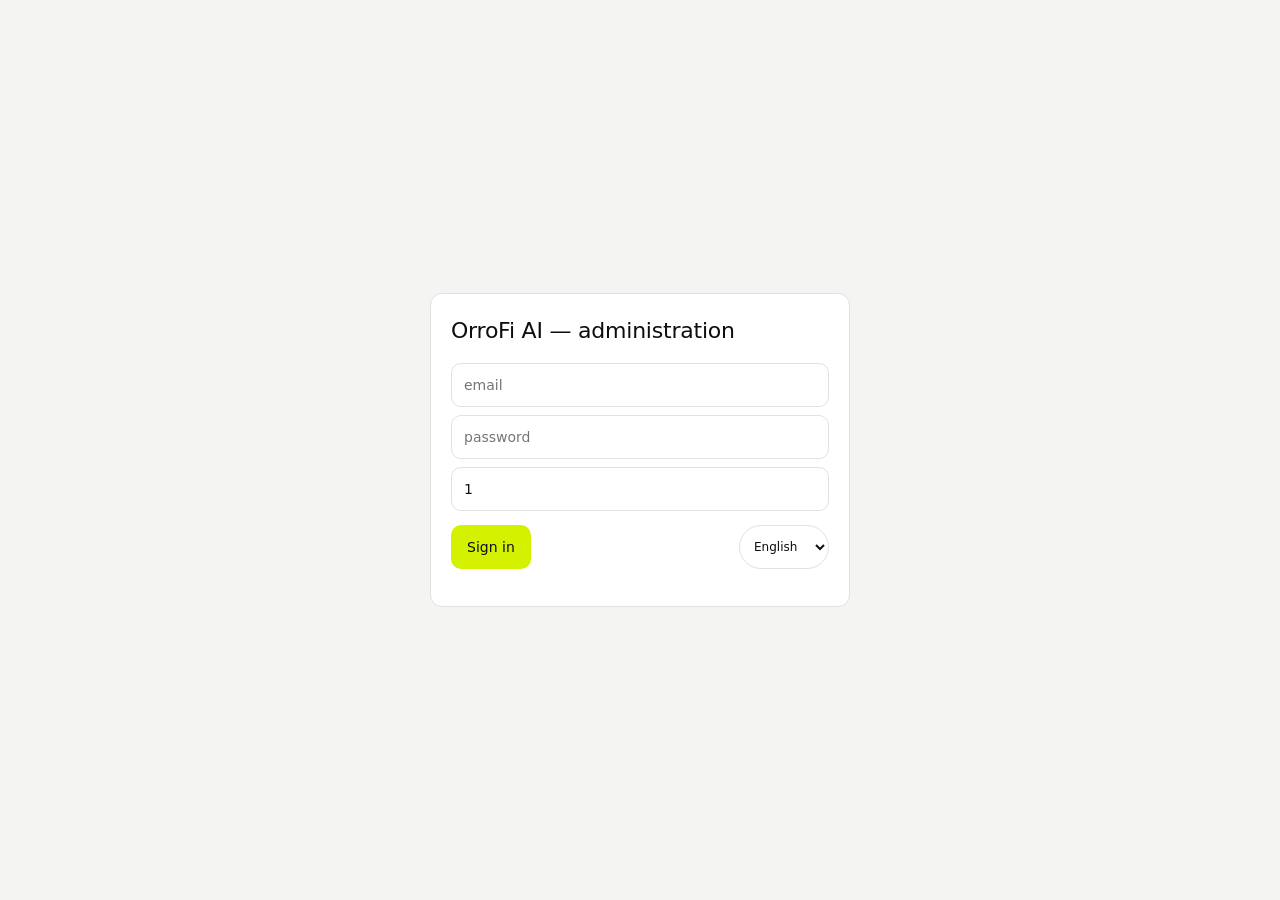
<file: cliente-web/admin.html>
<!doctype html>
<html lang="es"><head><meta charset="utf-8"><meta name="viewport" content="width=device-width,initial-scale=1"><meta name="referrer" content="no-referrer">
<link rel="icon" href="data:,"><title>OrroFi AI — administración</title><link rel="stylesheet" href="style.css"></head>
<body class="admin">
<div class="loginwrap" id="loginwrap">
  <form id="login" class="pn login">
    <h1 id="lh">OrroFi AI</h1>
    <input id="email" type="email" autocomplete="username" required>
    <input id="pw" type="password" autocomplete="current-password" required>
    <input id="tenant" type="number" min="1" value="1" title="tenant">
    <div class="row2"><button id="enter" class="btn bp"></button><span id="lslot"><select id="lang" class="lang" aria-label="Language"></select></span></div>
    <p id="lerr" class="err" role="alert"></p>
    <a class="privacy link" target="_blank" rel="noopener noreferrer" hidden></a>
  </form>
</div>
<div class="app" id="app" hidden>
  <aside class="side">
    <span class="wm"><b>OrroFi</b></span>
    <div class="ten"><small>Tenant</small><b id="tenname"></b></div>
    <nav id="tabs"></nav>
  </aside>
  <main class="main">
    <div class="top"><h1 id="h1"></h1><div class="me" id="who"></div><span id="tslot"></span></div>
    <div class="ro" id="ro" hidden role="status"><span id="roicon"></span><span id="rotxt"></span></div>
    <div id="view"></div>
    <footer class="foot"><a class="privacy link" target="_blank" rel="noopener noreferrer" hidden></a></footer>
  </main>
</div>
<script src="admin-i18n.js"></script>
<script src="config.js"></script>
<script src="admin.js"></script>
</body></html>
</file>
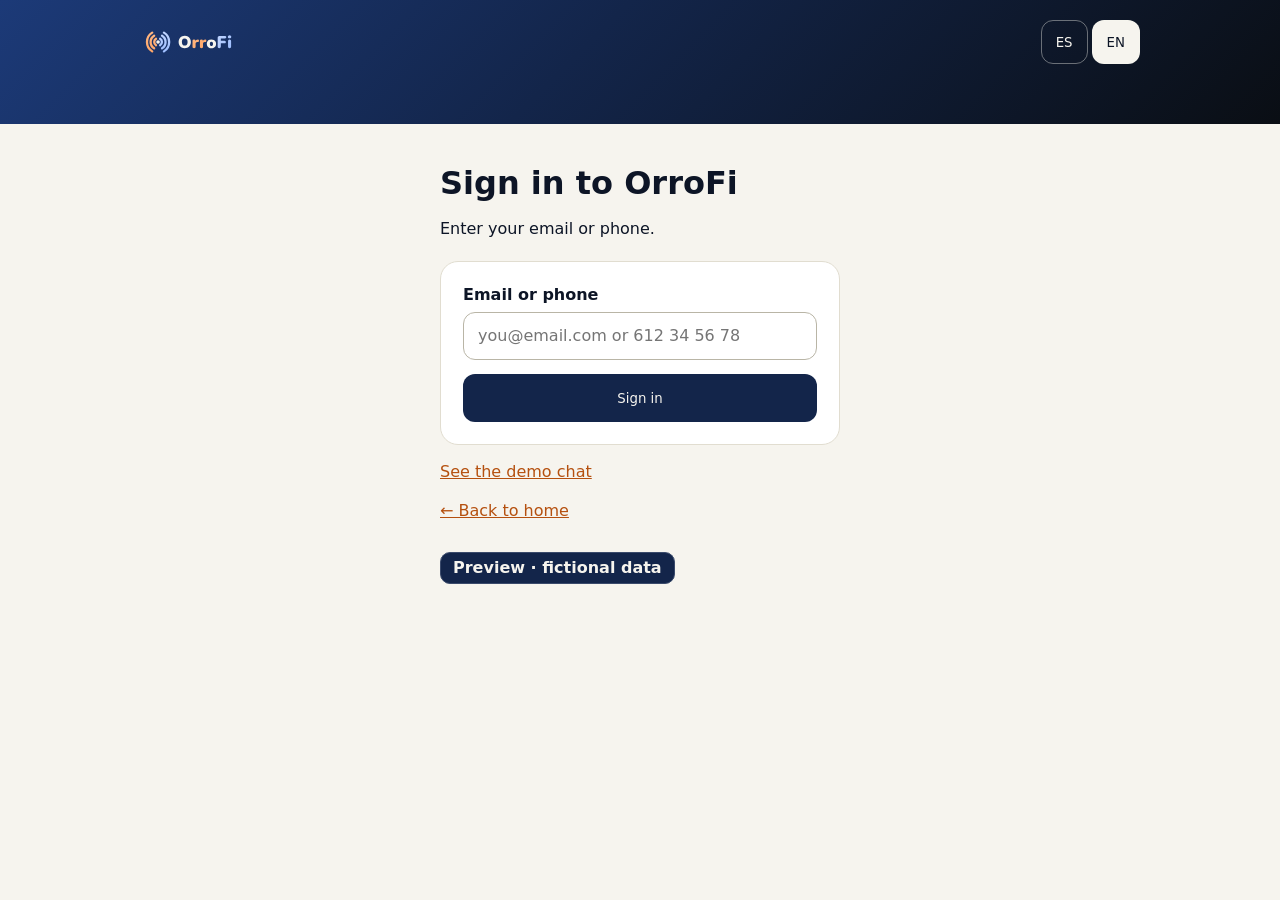
<file: cliente-web/entrar.html>
<!doctype html><html lang="es"><head><meta charset="utf-8"><meta name="viewport" content="width=device-width,initial-scale=1"><meta name="robots" content="noindex">
<title>OrroFi</title><link rel="icon" type="image/png" href="../icons/ios/AppIcon-60.png"><link rel="stylesheet" href="landing.css"></head>
<body data-title="entrarTitle">
<header class="hero" style="padding-bottom:20px"><div class="wrap"><div class="bar"><a href="index.html"><img src="../logo/lockup-h-dark.svg" alt="OrroFi" height="36"></a><div class="r"><div class="lang" role="group" data-al="langLabel" aria-label="Idioma"><button type="button" data-l="es" aria-pressed="true">ES</button><button type="button" data-l="en" aria-pressed="false">EN</button></div></div></div></div></header>
<main class="login"><h1 style="font-size:32px" data-i="loginH"></h1><p data-i="loginP"></p>
<div class="card"><form id="login" novalidate><label for="id" data-i="loginLabel"></label><input id="id" name="id" autocomplete="username" data-ph="loginPh"><button class="go" type="submit" data-i="enter">Entrar</button><p id="msg" role="status" hidden></p></form></div>
<p><a href="chat.html?mock=1" data-i="demoLink"></a></p><p><a href="index.html" data-i="back"></a></p><span class="badge" style="background:var(--azul);color:var(--marfil)" data-i="preview"></span></main>
<script src="landing-i18n.js"></script><script src="landing.js"></script></body></html>
</file>
<file: cliente-web/landing.css>
:root{--naranja:#FFA566;--tostado:#B5500F;--azul:#13254A;--noche:#0A0E14;--tinta:#0D1526;--panel:#111A2C;--marfil:#F6F4EE;--pizarra:#4F5B70;--cielo:#9CBDFF;--alerta:#B4232C}
*{box-sizing:border-box}html{scroll-behavior:smooth}
body{margin:0;font-family:Nunito,system-ui,-apple-system,"Segoe UI",sans-serif;line-height:1.4;background:var(--marfil);color:var(--tinta)}
a{color:var(--tostado)}h1,h2,h3{font-weight:900;line-height:1.2;margin:0 0 .5em}
.skip{position:absolute;left:-999px}.skip:focus{left:8px;top:8px;background:var(--marfil);padding:8px;z-index:9}
:focus-visible{outline:3px solid var(--cielo);outline-offset:2px}
.wrap{max-width:1040px;margin:0 auto;padding:0 20px}
.hero{background:#111A2C linear-gradient(135deg,#1C3A78 0%,#13254A 45%,#0A0E14 100%);color:var(--marfil);padding:20px 0 56px}
.hero a{color:var(--cielo)}
.bar{display:flex;justify-content:space-between;align-items:center;gap:12px;margin-bottom:40px}
.bar img{height:36px;width:auto;display:block}
.lang{display:flex;gap:4px}.lang button,.signin{min-height:44px;min-width:44px;border-radius:12px;border:1px solid rgba(246,244,238,.4);background:transparent;color:var(--marfil);font:700 14px inherit;font-family:inherit;padding:0 14px;cursor:pointer;text-decoration:none;display:inline-flex;align-items:center}
.lang button[aria-pressed=true]{background:var(--marfil);color:var(--tinta)}
.bar .r{display:flex;gap:8px;align-items:center}
h1{font-size:clamp(34px,6vw,56px)}.hero p{font-size:18px;max-width:560px;color:#dfe6f2}
.stores{display:flex;flex-wrap:wrap;gap:12px;margin:24px 0}
.store{display:inline-flex;flex-direction:column;min-height:52px;justify-content:center;padding:6px 20px;border-radius:14px;background:var(--naranja);color:var(--tinta)!important;font-weight:800;text-decoration:none;opacity:.8;cursor:not-allowed}
.store small{font-weight:600;font-size:12px}
.wl{display:flex;flex-wrap:wrap;gap:10px;align-items:end;max-width:520px}.wl label{display:block;width:100%;font-weight:700;font-size:14px}
.wl input{flex:1;min-width:200px;min-height:48px;border-radius:12px;border:1px solid #3a4a6b;background:var(--panel);color:var(--marfil);padding:0 14px;font:inherit}
.wl button{min-height:48px;border-radius:12px;border:0;background:var(--naranja);color:var(--tinta);font:800 16px inherit;font-family:inherit;padding:0 20px;opacity:.6}
.note{font-size:13px;color:#c5d0e3;width:100%;margin:2px 0 0}
section{padding:56px 0}
.pain{background:var(--tinta);color:var(--marfil);text-align:center}.pain h2{font-size:clamp(24px,4vw,34px);max-width:760px;margin:0 auto}
.grid{display:grid;gap:20px;grid-template-columns:repeat(auto-fit,minmax(250px,1fr))}
.card{background:#fff;border:1px solid #e1ddd0;border-radius:18px;padding:22px}.card .k{color:var(--tostado);font-weight:800;font-size:14px;margin:0 0 4px}
.stub{display:inline-block;margin-top:6px;font-size:13px;font-weight:700;color:var(--pizarra);background:#ebe7da;border-radius:8px;padding:2px 8px}
.mock{background:var(--panel);color:var(--marfil);border-radius:22px;padding:20px;max-width:340px;margin:28px auto 0}
.mock .sc{font-size:34px;font-weight:900;color:var(--naranja)}.mock .sub{color:#c5d0e3;font-size:14px}
.mock .dev{background:#0A0E14;border-radius:14px;padding:12px;margin-top:14px}.mock .dev b{display:block;margin-bottom:8px}
.mock .row{display:flex;gap:8px}.mock .row span{flex:1;text-align:center;border-radius:10px;padding:10px;font-weight:800;font-size:14px}
.mock .y{background:var(--naranja);color:var(--tinta)}.mock .n{border:1px solid #3a4a6b}
ol.steps{list-style:none;padding:0;margin:0;display:grid;gap:20px;grid-template-columns:repeat(auto-fit,minmax(230px,1fr));counter-reset:s}
ol.steps li{counter-increment:s}ol.steps li:before{content:counter(s);display:grid;place-items:center;width:40px;height:40px;border-radius:50%;background:var(--azul);color:var(--marfil);font-weight:900;margin-bottom:10px}
.trust{background:var(--azul);color:var(--marfil)}.trust .stub{background:var(--panel);color:#c5d0e3}
details{background:#fff;border:1px solid #e1ddd0;border-radius:14px;padding:14px 18px;margin-bottom:10px}summary{font-weight:800;cursor:pointer;min-height:24px}
details p{margin:8px 0 0;color:var(--pizarra)}
.cta{text-align:center;background:#111A2C linear-gradient(135deg,#1C3A78 0%,#13254A 45%,#0A0E14 100%);color:var(--marfil)}.cta .stores{justify-content:center}
footer{background:var(--noche);color:#c5d0e3;padding:28px 0;font-size:14px}footer a{color:var(--cielo);margin-right:16px}
.badge{display:inline-block;margin-top:14px;background:var(--panel);color:var(--marfil);border:1px solid #3a4a6b;border-radius:10px;padding:4px 12px;font-weight:700}
.login{max-width:440px;margin:0 auto;padding:40px 20px}.login .card{margin-top:20px}
.login label{font-weight:700;display:block;margin-bottom:6px}.login input{width:100%;min-height:48px;border-radius:12px;border:1px solid #b9b5a6;padding:0 14px;font:inherit}
.login .go{margin-top:14px;width:100%;min-height:48px;border:0;border-radius:12px;background:var(--azul);color:var(--marfil);font:800 16px inherit;font-family:inherit;cursor:pointer}
#msg{margin-top:12px;font-weight:700;color:var(--azul)}
</file>
<file: cliente-web/style.css>
/* Diseño v5 (assistant/docs/web-design-ref.md): oscuro "HUD" por defecto, claro "Tech" con prefers-color-scheme. Compartido por el chat y la administración.
   Sin fuentes ni recursos externos (pilas de fuentes del sistema); sin estilos en línea: la CSP solo permite style-src 'self'. */
:root{
  --bg:#050507;--c:#121316;--t:#EDEEF0;--t2:#B9BCC4;--m:#8A8E98;--a:#E8FF2A;--ao:#050507;
  --ib:rgba(255,255,255,.05);--sep:rgba(255,255,255,.07);--sep2:#3A3D45;--ln:rgba(232,255,42,.14);
  --r:18px;--br:14px;--rs:14px;
  --ok:#E8FF2A;--okb:rgba(232,255,42,.1);--w:#FFB13B;--wb:rgba(255,177,59,.12);--er:#FF6B6B;--erb:rgba(255,107,107,.12);
  --bub:rgba(255,255,255,.06);--bu:#E8FF2A;--buo:#050507;--tinv:#050507;--fld:rgba(255,255,255,.05);
  --sh:0 0 0 1px rgba(255,255,255,.04),0 24px 60px rgba(0,0,0,.6);--glw:0 0 24px rgba(232,255,42,.35);--cardsh:inset 0 1px 0 rgba(255,255,255,.04);
  --pg:radial-gradient(90% 40% at 50% -10%,rgba(232,255,42,.1),transparent 60%),var(--bg);
  --wg:radial-gradient(90% 30% at 50% -10%,rgba(232,255,42,.09),transparent 60%),var(--bg);
  --track:rgba(255,255,255,.08);
  --sans:system-ui,-apple-system,"Segoe UI",Roboto,"Helvetica Neue",Arial,sans-serif;
  --mono:ui-monospace,SFMono-Regular,Menlo,Consolas,"Liberation Mono",monospace;
  font-family:var(--sans);color:var(--t);background:var(--bg);color-scheme:dark;
}
@media (prefers-color-scheme:light){:root{
  --bg:#F4F5F2;--c:#fff;--t:#0D0E10;--t2:#3A3D42;--m:#6B6E75;--a:#D4F200;--ao:#0D0E10;
  --ib:#F0F1EC;--sep:#E6E7E2;--sep2:#BFC1BA;--ln:#E1E2DC;
  --r:12px;--br:10px;--rs:10px;
  --ok:#3F7A00;--okb:#EEF8C8;--w:#9A5A00;--wb:#FFF0D6;--er:#C0261D;--erb:#FDE8E6;
  --bub:#fff;--bu:#0D0E10;--buo:#fff;--tinv:#fff;--fld:#fff;
  --sh:0 1px 2px rgba(13,14,16,.04),0 8px 24px rgba(13,14,16,.06);--glw:none;--cardsh:none;
  --pg:var(--bg);--wg:var(--bg);--track:#E6E7E1;color-scheme:light}}
*{box-sizing:border-box}
body{margin:0;font:400 15px/1.5 var(--sans);color:var(--t);background:var(--pg);min-height:100vh}
h1,h2,h3{font-family:var(--sans);font-weight:500;margin:0;letter-spacing:-.01em}
h2{font-size:16px;margin:16px 0 8px}
button{font:inherit;cursor:pointer;border:0;background:none;color:inherit;padding:0}
input,textarea,select{font:inherit;font-size:14px;color:var(--t);background:var(--fld);padding:8px 12px;margin:2px 0;border:1px solid var(--ln);border-radius:var(--rs);min-height:44px}
textarea{width:100%;min-height:70px;resize:vertical;line-height:1.5}
:is(input,textarea,select,button,a,[role=button],[tabindex]):focus-visible{outline:2px solid var(--t);outline-offset:2px}
[hidden]{display:none!important}
.ic{width:18px;height:18px;stroke:currentColor;fill:none;stroke-width:1.4;stroke-linecap:round;stroke-linejoin:round;flex:none}
.ic12{width:12px;height:12px}.ic13{width:13px;height:13px}.ic14{width:14px;height:14px}.ic16{width:16px;height:16px}.ic20{width:20px;height:20px}
/* botones */
.btn{min-height:44px;min-width:44px;padding:0 16px;border-radius:var(--br);font-weight:500;font-size:14px;display:inline-flex;align-items:center;justify-content:center;gap:8px;margin:2px 0;text-decoration:none}
.btn.sm{min-height:44px;padding:0 12px;font-size:13px}
.bp{background:var(--a);color:var(--ao)}.bp:hover{filter:brightness(1.06)}
:root .bp{box-shadow:var(--glw)}
.bg{border:1px solid var(--ln);background:var(--c);color:var(--t)}
.bd{color:var(--er);border:1px solid var(--er);background:transparent}
.btn:disabled,.btn.dis{opacity:.45;cursor:not-allowed;box-shadow:none}
.block{width:100%}.mt{margin-top:8px}.row.spread{justify-content:space-between}
.link{color:var(--t2);text-decoration:underline;font-size:13px;min-height:44px;min-width:44px;padding:0 8px}
.pill{display:inline-flex;align-items:center;gap:6px;min-height:24px;padding:0 10px;border-radius:999px;font-size:12px;font-weight:400;background:var(--ib);color:var(--t2);white-space:nowrap}
.p-ok,.approved{background:var(--okb);color:var(--ok)}.p-w,.pending{background:var(--wb);color:var(--w)}.p-e,.rejected{background:var(--erb);color:var(--er)}.p-n{background:var(--ib);color:var(--t2)}
.pill.wrap{white-space:normal;padding:4px 10px;border-radius:12px;min-width:0;line-height:1.3}
.hud{font:400 10px var(--mono);letter-spacing:.14em;text-transform:uppercase;color:var(--m)}
.hint{color:var(--m);font-size:12px}.err{color:var(--er)}.ok{color:var(--ok)}
.ib{width:34px;height:34px;border-radius:10px;background:var(--ib);display:grid;place-items:center;flex:none;color:var(--t)}
.ib.er{background:var(--erb);color:var(--er)}.ib.w{background:var(--wb);color:var(--w)}
.card{background:var(--c);border:1px solid var(--ln);border-radius:var(--r);padding:14px;margin:8px 0;box-shadow:var(--cardsh)}
.card.warn{border-color:var(--w)}
.kv{display:flex;justify-content:space-between;gap:12px;border-bottom:1px solid var(--sep);padding:6px 0;font-size:14px}
.diff{font:12px var(--mono);white-space:pre-wrap;background:var(--ib);border-radius:8px;padding:8px}
.diff .add{color:var(--ok)}.diff .del{color:var(--er)}
pre.out{white-space:pre-wrap;overflow-wrap:anywhere;background:var(--ib);border-radius:8px;padding:8px;overflow:auto;font:12px var(--mono)}
/* burbujas (chat y administración) */
.b,.msg{max-width:84%;padding:10px 14px;border-radius:18px;font-size:14px;white-space:pre-wrap;overflow-wrap:anywhere;margin:0}
.msg{margin:6px 0}
.b.a,.msg.assistant{background:var(--bub);border:1px solid var(--sep);border-bottom-left-radius:6px}
.b.u,.msg.user{background:var(--bu);color:var(--buo);align-self:flex-end;margin-left:auto;border-bottom-right-radius:6px;border:1px solid transparent}
.aitag{font-size:11px;color:var(--m);display:flex;gap:6px;align-items:center}
.aitag i{width:6px;height:6px;border-radius:50%;background:var(--a)}
@media (prefers-color-scheme:light){.aitag i{background:var(--ok)}}
.sys{align-self:center;font-size:12px;color:var(--m);background:var(--ib);border:1px dashed var(--sep2);border-radius:999px;padding:4px 12px;text-align:center}
.ver{display:inline-flex;gap:6px;align-items:center;font-size:12px;color:var(--ok)}
/* campos */
.fm{border:1px solid var(--ln);border-radius:var(--rs);min-height:44px;padding:10px 12px;display:flex;align-items:center;gap:8px;font-size:14px;color:var(--t);background:var(--fld);width:100%;margin:4px 0 0}
.f{margin-bottom:14px}.f label,label.f-l{display:block;font-size:12px;color:var(--m);margin-bottom:6px}
.fld{display:block;margin:8px 0}
.frow{display:grid;grid-template-columns:1fr 1fr;gap:10px;margin:8px 0}
.errl{display:flex;gap:6px;align-items:center;color:var(--er);font-size:13px;margin:2px 0 8px}
.errl span{min-width:0;overflow-wrap:anywhere}
.cons{display:flex;gap:10px;font-size:12px;color:var(--t2);align-items:center;margin-top:6px;min-height:44px;cursor:pointer}
.cons input{appearance:none;-webkit-appearance:none;width:22px;height:22px;min-height:22px;border-radius:6px;border:1px solid var(--sep2);background:transparent;margin:0;padding:0;flex:none;position:relative}
.cons input:checked{background:var(--a);border-color:var(--a)}
.cons input:checked::after{content:"";position:absolute;left:6px;top:2px;width:6px;height:11px;border:solid var(--ao);border-width:0 2px 2px 0;transform:rotate(45deg)}
/* ---- chat: widget ---- */
body.chat{display:grid;place-items:center;padding:16px;height:100dvh;overflow:hidden}
.widget{width:100%;max-width:440px;height:min(760px,100%);background:var(--wg);border:1px solid var(--ln);border-radius:24px;box-shadow:var(--sh);display:flex;flex-direction:column;overflow:hidden}
@media (max-width:520px){body.chat{padding:0;display:block}.widget{max-width:none;height:100dvh;border:0;border-radius:0;box-shadow:none}}
.ch{padding:14px 16px;border-bottom:1px solid var(--ln);display:flex;align-items:center;gap:10px}
.av{width:36px;height:36px;border-radius:50%;background:var(--okb);display:grid;place-items:center;color:var(--t);flex:none}
.ch .t{flex:1;line-height:1.2;min-width:0}
.ch .t h1{font-size:15px;font-weight:500;letter-spacing:-.02em;overflow-wrap:anywhere}
.ch .t small{color:var(--m);font-size:12px;display:block}
.lang{border:1px solid var(--ln);border-radius:999px;min-height:44px;min-width:44px;padding:0 10px;font:400 12px var(--sans);background:var(--c);color:var(--t);margin:0}
.human{margin:10px 16px 0;min-height:44px;border-radius:999px;border:1px solid var(--t);font-weight:500;font-size:13px;display:flex;align-items:center;justify-content:center;gap:8px;flex:none}
.human:disabled{opacity:.45;cursor:not-allowed}
.hrs{font:400 10px var(--mono);letter-spacing:.06em;color:var(--m);text-align:center;margin:6px 16px 2px;text-transform:uppercase}
.hrs.w{color:var(--w)}
.sess{display:flex;align-items:center;justify-content:center;gap:10px;margin:4px 16px 0}
.msgs{flex:1;overflow:auto;padding:16px;display:flex;flex-direction:column;gap:10px;min-height:0}
.empty{color:var(--m);text-align:center;padding:8px 0;font-size:13px}
.chips{display:flex;gap:6px;flex-wrap:wrap}
.chip{border:1px solid var(--ln);border-radius:999px;padding:0 12px;min-height:44px;font-size:13px;background:var(--c);color:var(--t);margin:0}
.choice{display:flex;flex-direction:column;gap:8px;margin:2px 0 4px}
.choice .btn{min-height:46px;font-size:15px;margin:0}
.chat .btn,.chat .fm,.chat .cons input{min-height:44px}
.chat .btn.sm{min-height:44px}
.cons input{min-height:22px}
.otpin{font:400 20px var(--mono);letter-spacing:.5em;text-align:center;min-height:48px;border-color:var(--sep2)}
.otpin:focus{border:2px solid var(--a)}
.card .row{display:flex;gap:8px;align-items:center}
.card .ttl{display:flex;gap:8px;align-items:center;font-weight:500;margin-bottom:6px}
.card .hint{display:flex;gap:6px;align-items:center;margin-top:8px}
.card .hint.c{justify-content:center}
.card .stack>*+*{margin-top:8px}
.chk{display:flex;gap:6px;margin-top:10px;flex-wrap:wrap}
.res{display:flex;gap:8px;align-items:center;margin-top:10px}.res.w{color:var(--w)}
.lockn{white-space:nowrap;font:500 17px var(--mono);color:var(--er);margin-top:10px}
.otpin:disabled,.btn:disabled,.link:disabled{opacity:.5;cursor:not-allowed}
.trk{display:grid;grid-template-columns:repeat(4,1fr);gap:6px;margin-top:10px}
.trk div{display:flex;flex-direction:column;gap:6px}
.trk i{height:3px;border-radius:3px;background:var(--sep2)}
.trk .on i{background:var(--a);box-shadow:var(--glw)}
@media (prefers-color-scheme:light){.trk .on i{background:var(--t)}}
.trk small{font:400 9px var(--mono);letter-spacing:.08em;color:var(--m)}
.trk .on small{color:var(--t)}
.state{margin:auto;text-align:center;display:flex;flex-direction:column;align-items:center;gap:8px;max-width:260px;padding:24px}
.state .ib{width:48px;height:48px;border-radius:14px}
.state b{font-weight:500;font-size:16px}
.state p{margin:0;color:var(--m);font-size:13px}
.bar{display:flex;gap:10px;align-items:center;background:var(--wb);border:1px solid var(--w);border-radius:var(--rs);padding:10px 12px;margin:10px 16px 0}
.bar>div{flex:1;line-height:1.3;min-width:0}
.bar b{font-weight:500;display:block;font-size:14px}
.bar small{color:var(--t2);font-size:12px;overflow-wrap:anywhere}
.comp{padding:12px 16px;border-top:1px solid var(--ln);display:flex;gap:8px;align-items:center;flex:none}
.comp textarea{flex:1;min-width:0;width:auto;height:44px;min-height:44px;max-height:160px;border-radius:999px;padding:11px 16px;margin:0;resize:none;line-height:20px;background:var(--fld)}
.comp .cr{display:flex;gap:10px;align-items:center}
.comp .cr .cnt,.comp .cr .hint{display:none}
.send{width:44px;height:44px;border-radius:50%;background:var(--a);color:var(--ao);display:grid;place-items:center;flex:none;margin:0;box-shadow:var(--glw)}
.send:disabled{opacity:.4;cursor:not-allowed;box-shadow:none}
.comp.tall{flex-direction:column;align-items:stretch}
.comp.tall textarea{height:110px;min-height:110px;border-radius:var(--rs);padding:10px 12px}
.comp.tall .cr .cnt,.comp.tall .cr .hint{display:block}
.comp.tall .cr .hint{flex:1}
.cnt{font:500 12px var(--mono);color:var(--m)}.cnt.w{color:var(--w)}.cnt.over{color:var(--er)}
.comp.offc textarea{opacity:.6}
.legal{font-size:10.5px;color:var(--m);text-align:center;padding:0 16px 8px;flex:none}
/* ---- administración ---- */
.loginwrap{min-height:100vh;display:flex;flex-direction:column;align-items:center;justify-content:center;gap:12px;padding:16px}
.login{width:100%;max-width:420px}
.login h1{font-size:22px;margin-bottom:12px}
.login input{width:100%;margin:4px 0}
.login .row2{display:flex;gap:8px;align-items:center;justify-content:space-between;margin-top:8px}
.app{display:grid;grid-template-columns:240px 1fr;min-height:100vh}
.side{background:var(--c);border-right:1px solid var(--ln);padding:20px 14px;display:flex;flex-direction:column;gap:2px;min-width:0}
.wm{display:inline-flex;align-items:center;gap:8px;margin:0 8px 18px}.wm b{font:600 17px var(--sans);letter-spacing:-.03em}
.ten{border:1px solid var(--ln);border-radius:12px;padding:10px 12px;margin-bottom:14px;font-size:13px;background:var(--ib);overflow-wrap:anywhere}
.ten small{color:var(--m);display:block;font-size:11px}
.side nav{display:flex;flex-direction:column;gap:2px}
.navi{display:flex;gap:10px;align-items:center;padding:0 12px;min-height:44px;border-radius:10px;color:var(--t2);font-size:14px;text-align:left;width:100%}
.navi:hover{background:var(--ib)}
.navi[aria-current="true"]{background:var(--okb);color:var(--t);font-weight:500}
.main{padding:28px 36px;min-width:0}
.top{display:flex;align-items:center;gap:12px;margin-bottom:22px;flex-wrap:wrap}
.top h1{font-size:26px;flex:1;min-width:160px}
.me{display:flex;gap:8px;align-items:center;font-size:13px;color:var(--m);flex-wrap:wrap}
.ro{background:var(--wb);color:var(--w);border:1px solid var(--w);border-radius:12px;padding:10px 14px;margin-bottom:18px;font-size:13px;display:flex;gap:8px;align-items:center}
.pn{background:var(--c);border:1px solid var(--ln);border-radius:var(--r);padding:20px;box-shadow:var(--cardsh)}
.pn h3{font-size:16px;margin-bottom:12px}
#view label{display:block}
#view .card input,#view .card select,#view .card textarea{max-width:100%}
/* cola Mi gestor */
.qh{display:flex;align-items:center;gap:10px;margin:0 0 16px;font-size:13px;color:var(--t2);flex-wrap:wrap}
.qh .ic{color:var(--m)}.qh .sp{flex:1}
.q{display:grid;grid-template-columns:380px 1fr;gap:16px;align-items:start}
.ql,.qp{background:var(--c);border:1px solid var(--ln);border-radius:16px;min-height:660px;display:flex;flex-direction:column;min-width:0}
.ql{overflow:hidden}
.ql h3{font-size:15px;padding:16px 18px 12px;border-bottom:1px solid var(--sep)}
.qi{flex-shrink:0;min-height:44px;padding:12px 18px;border-bottom:1px solid var(--sep);display:flex;flex-direction:column;gap:3px;width:100%;text-align:left}
.qi[aria-current="true"]{background:var(--okb);box-shadow:inset 3px 0 0 var(--a)}
.qi .r1,.qi .r2{display:flex;justify-content:space-between;gap:8px;align-items:center}
.qi .r2{font-size:13px;color:var(--t2)}
.qi b{font-weight:500;font-size:14px}
.qi .t{font:12px var(--mono);color:var(--m)}
.qi .pills{display:flex;gap:4px;flex-wrap:wrap;justify-content:flex-end}
.qp .hd{display:flex;align-items:center;gap:10px;padding:16px 20px;border-bottom:1px solid var(--sep);flex-wrap:wrap}
.qp .hd .who{flex:1;min-width:200px}
.qp .hd .who b{display:block;font-weight:500;font-size:16px;overflow-wrap:anywhere}
.qp .hd .who small{color:var(--m);font-size:12px}
.qp .sm{margin:14px 20px 0;border:1px solid var(--ln);border-radius:var(--rs);padding:12px 14px;background:var(--ib);font-size:13px;overflow-wrap:anywhere}
.qp .sm .hud{font:500 11px var(--mono);letter-spacing:.08em;margin-bottom:4px;display:flex;gap:6px;align-items:center}
.qp .sm p{margin:0;white-space:pre-wrap}
.qp .cv{flex:1;padding:16px 20px;display:flex;flex-direction:column;gap:10px;min-height:120px}
.m{display:flex;flex-direction:column;gap:3px;max-width:78%}
.m.u{align-self:flex-end;align-items:flex-end}
.m .tg{font:500 10.5px var(--mono);letter-spacing:.06em;color:var(--m)}
.m .tg.h{color:var(--ok)}
.m .b{max-width:100%}
.m.h .b{background:var(--okb);border:1px solid var(--a);color:var(--t)}
.qp .rp{border-top:1px solid var(--sep);padding:12px 20px 16px;margin-top:auto}
.qi .sid{font:13px var(--mono)}
.qi .rs{overflow:hidden;text-overflow:ellipsis;white-space:nowrap;min-width:0}
.qd .ql,.qd .qp{opacity:.6}
.qb{margin:0 0 16px}
/* debajo de 900 px (el diseño no define puntos de corte): barra lateral arriba en una fila con scroll y columnas de la cola en una */
@media (max-width:900px){
  .app{grid-template-columns:1fr}
  .side{flex-direction:row;align-items:center;gap:8px;overflow-x:auto;border-right:0;border-bottom:1px solid var(--ln);padding:10px 12px}
  .wm,.ten{display:none}
  .side nav{flex-direction:row;gap:4px}
  .navi{width:auto;white-space:nowrap}
  .main{padding:20px 16px}
  .q{grid-template-columns:1fr}
  .ql{min-height:0;max-height:320px;overflow-y:auto}
  .qp{min-height:320px}
}
.sr{position:absolute;width:1px;height:1px;overflow:hidden;clip:rect(0 0 0 0);white-space:nowrap}

.rp .row2{display:flex;gap:8px;align-items:center;justify-content:space-between;margin-top:8px;flex-wrap:wrap}
.rp textarea{width:100%;resize:vertical}
.rp select{flex:1;min-width:140px}
.rp .err{margin:6px 0 0}
.foot{margin-top:24px}
.login .privacy{display:block;text-align:center;margin-top:8px}
.qp>.hint{padding:16px 20px}
</file>
